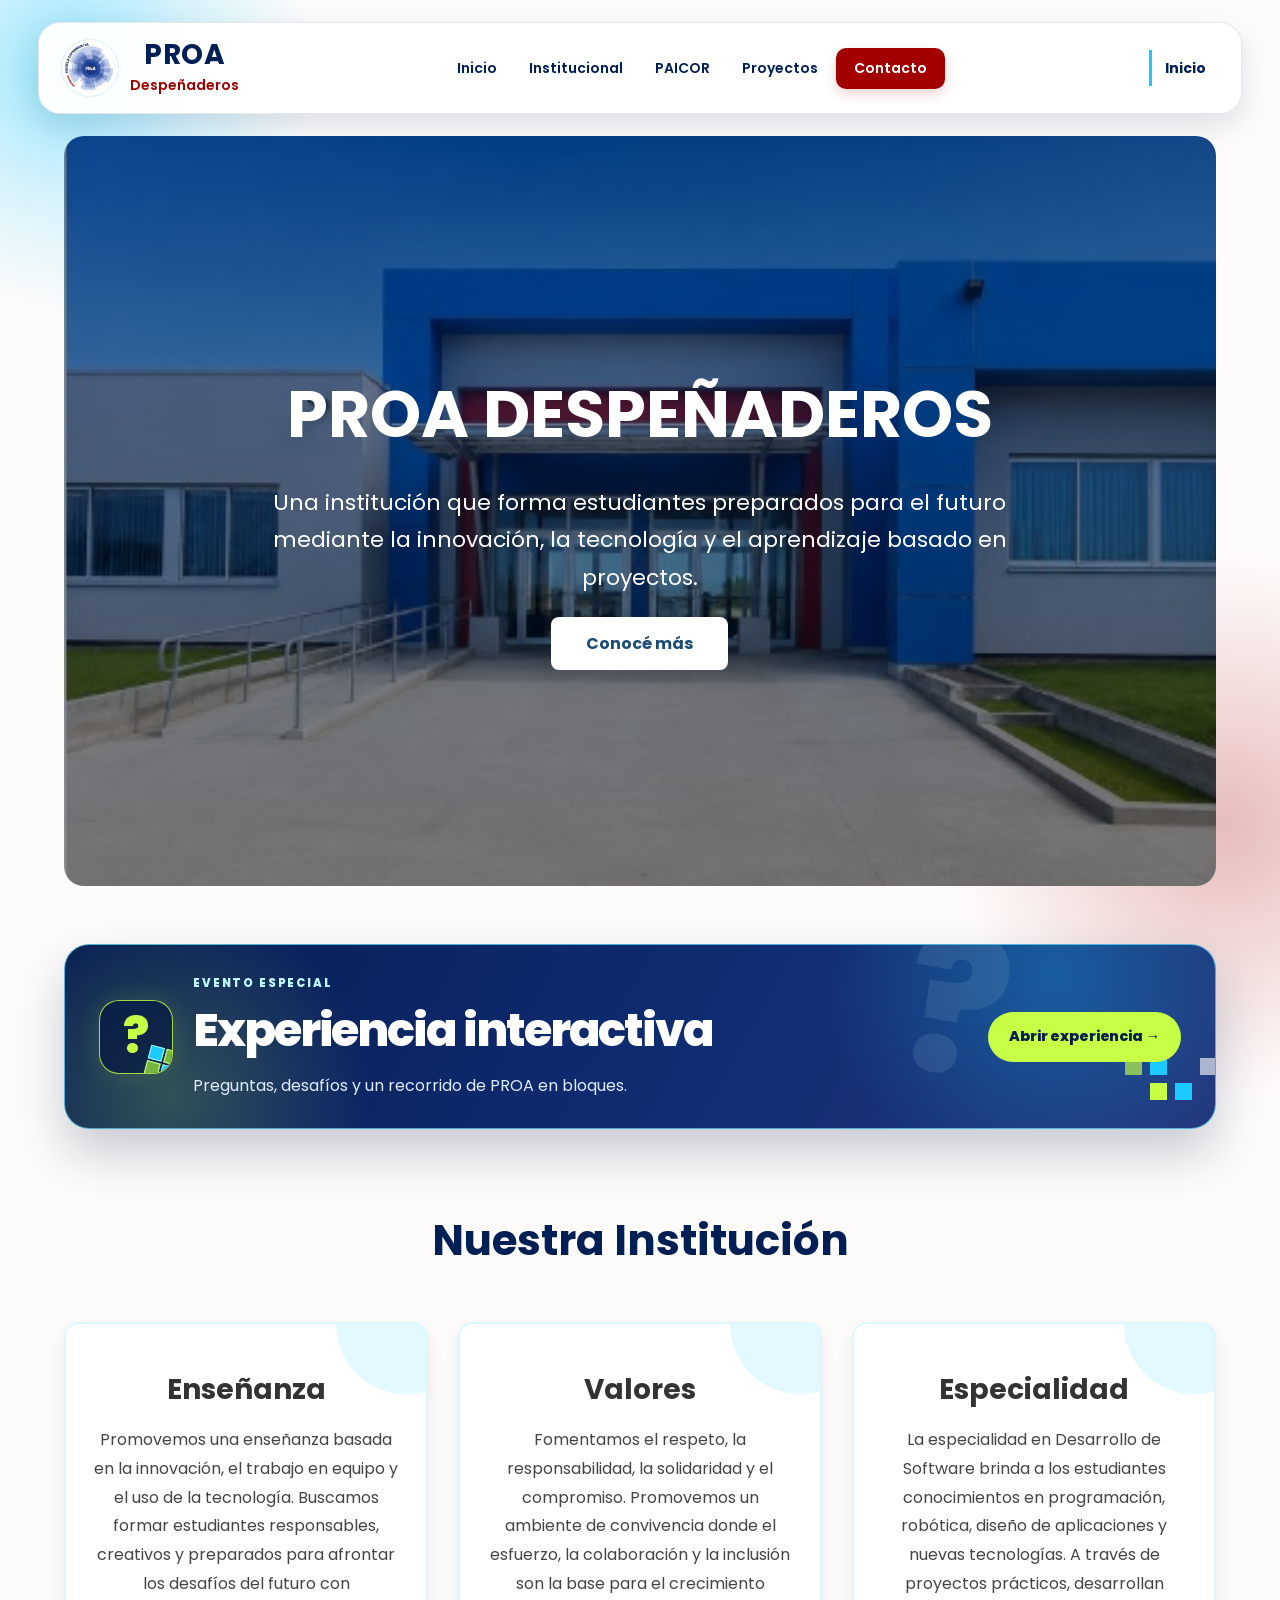
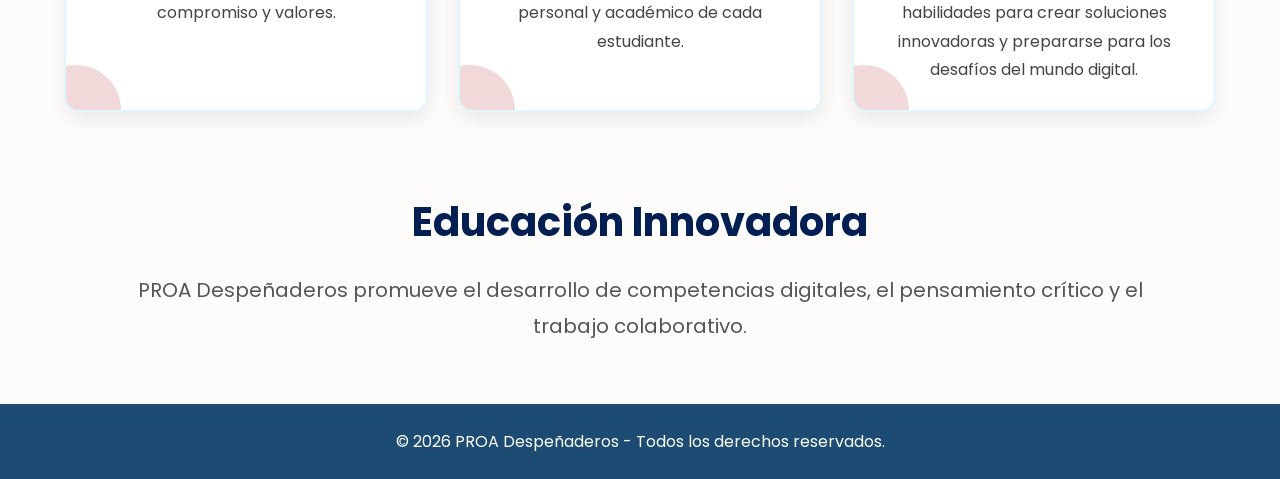
<file: index.html>
<!DOCTYPE html>
<html lang="es">

<head>

    <meta charset="UTF-8">
    <meta name="viewport" content="width=device-width, initial-scale=1.0">

    <title>Proa Web</title>

    <link rel="stylesheet" href="static/style.css">

    <link href="https://fonts.googleapis.com/css2?family=Poppins:wght@300;400;500;600;700&display=swap"
        rel="stylesheet">

</head>


<body>


<header>

    <div class="logo">

        <img src="static/logop.jpg" alt="Logo PROA">


        <div class="texto-logo">

            <h2>PROA</h2>

            <span>Despeñaderos</span>

        </div>

    </div>



    <nav>

        <ul>

            <li>
                <a href="./">Inicio</a>
            </li>


            <li>
                <a href="institucional/">Institucional</a>
            </li>


            <li>
                <a href="paicor/">PAICOR</a>
            </li>


            <li>
                <a href="proyectos/">Proyectos</a>
            </li>


            <li>
                <a href="contacto/">Contacto</a>
            </li>


        </ul>

    </nav>



    <h2>Inicio</h2>


</header>





<section class="hero">


    <div class="hero-texto">


        <h1>PROA DESPEÑADEROS</h1>


        <p>

            Una institución que forma estudiantes preparados para el futuro mediante la innovación,
            la tecnología y el aprendizaje basado en proyectos.

        </p>



        <a href="institucional/" class="boton">

            Conocé más

        </a>


    </div>


</section>







<a class="experiencia-destacada" href="experiencia-interactiva/" aria-labelledby="experiencia-titulo">
    <div class="experiencia-destacada-visual" aria-hidden="true">
        <span class="mini-pregunta">?</span>
        <span class="mini-bloques"><i></i><i></i><i></i><i></i></span>
    </div>
    <div>
        <p class="experiencia-destacada-etiqueta">EVENTO ESPECIAL</p>
        <h2 id="experiencia-titulo">Experiencia interactiva</h2>
        <p>Preguntas, desafíos y un recorrido de PROA en bloques.</p>
    </div>
    <span class="experiencia-destacada-boton">Abrir experiencia <span aria-hidden="true">→</span></span>
</a>

<section class="contenedor">


<h2>Nuestra Institución</h2>



<div class="tarjetas">



<div class="card">


<h3>Enseñanza</h3>


<p>

Promovemos una enseñanza basada en la innovación, el trabajo en equipo y el uso de la tecnología.
Buscamos formar estudiantes responsables, creativos y preparados para afrontar los desafíos del futuro con compromiso y valores.

</p>


</div>





<div class="card">


<h3>Valores</h3>


<p>

Fomentamos el respeto, la responsabilidad, la solidaridad y el compromiso.
Promovemos un ambiente de convivencia donde el esfuerzo,
la colaboración y la inclusión son la base para el crecimiento personal y académico de cada estudiante.

</p>


</div>






<div class="card">


<h3>Especialidad</h3>


<p>

La especialidad en Desarrollo de Software brinda a los estudiantes conocimientos en programación,
robótica, diseño de aplicaciones y nuevas tecnologías.
A través de proyectos prácticos, desarrollan habilidades para crear soluciones innovadoras
y prepararse para los desafíos del mundo digital.

</p>


</div>



</div>


</section>







<section class="info">


<h2>Educación Innovadora</h2>


<p>

PROA Despeñaderos promueve el desarrollo de competencias digitales,
el pensamiento crítico y el trabajo colaborativo.

</p>


</section>







<footer>


<p>
© 2026 PROA Despeñaderos - Todos los derechos reservados.
</p>


</footer>

<script src="static/main.js"></script>


</body>

</html>
</file>
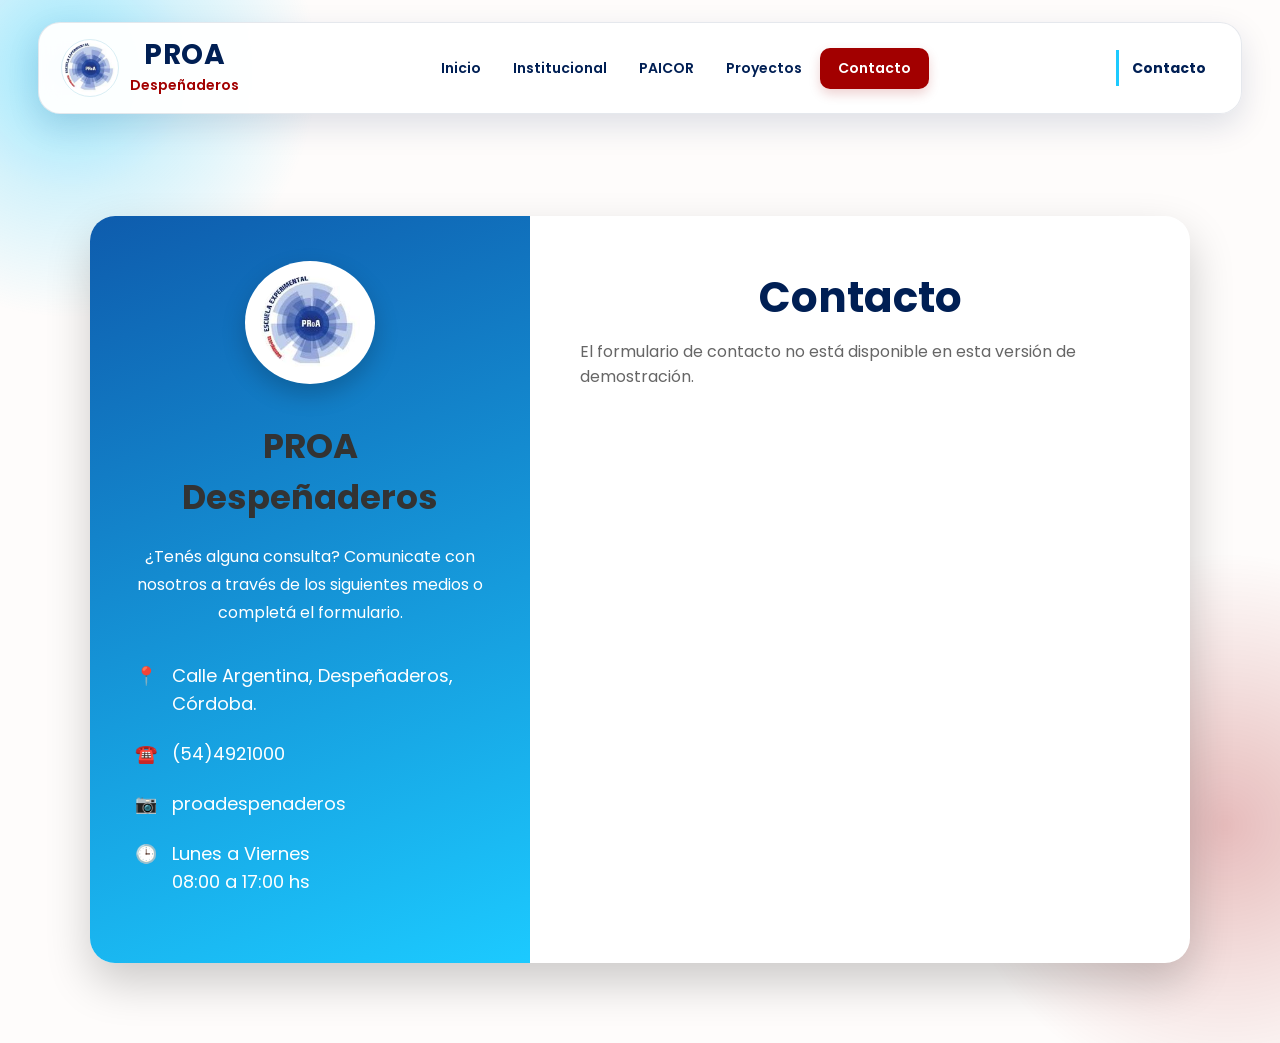
<file: contacto/index.html>
<!DOCTYPE html>
<html lang="es">

<head>

<meta charset="UTF-8">
<meta name="viewport" content="width=device-width, initial-scale=1.0">

<title>PROA Despeñaderos</title>


<link rel="stylesheet" href="../static/style.css">


<link href="https://fonts.googleapis.com/css2?family=Poppins:wght@300;400;500;600;700&display=swap"
rel="stylesheet">

</head>


<body>
<style>
.contacto{

    width:100%;
    min-height:100vh;

    display:flex;
    justify-content:center;
    align-items:center;

    padding:80px 20px;

    
}

.contenedor-contacto{

    width:1100px;
    max-width:95%;

    display:flex;

    background:white;

    border-radius:25px;

    overflow:hidden;

    box-shadow:0 20px 45px rgba(0,0,0,.20);
}

/*=============================
        LADO IZQUIERDO
=============================*/

.info-contacto{

    width:40%;

    background:linear-gradient(160deg,#0E5CAD,#1CCAFF);

    color:white;

    padding:45px;

    display:flex;

    flex-direction:column;

    justify-content:center;
}

.logo-contacto{

    text-align:center;

    margin-bottom:30px;
}

.logo-contacto img{

    width:130px;

    background:white;

    border-radius:50%;

    padding:15px;

    box-shadow:0 10px 25px rgba(0,0,0,.20);
}

.info-contacto h2{

    font-size:34px;

    text-align:center;

    margin-bottom:20px;
}

.info-contacto p{

    text-align:center;

    line-height:28px;

    margin-bottom:35px;
}

.dato{

    display:flex;

    align-items:flex-start;

    gap:15px;

    margin-bottom:22px;

    font-size:18px;
}

.dato span{

    line-height:28px;
}

/*=============================
        FORMULARIO
=============================*/

.formulario{

    width:60%;

    padding:50px;
}

.formulario h2{

    color:#001F54;

    font-size:42px;

    margin-bottom:10px;
}

.formulario p{

    color:#666;

    margin-bottom:35px;
}

.grupo{

    display:flex;

    flex-direction:column;

    margin-bottom:20px;
}

.grupo label{

    margin-bottom:8px;

    color:#001F54;

    font-weight:600;
}

.grupo input,
.grupo textarea{

    padding:15px;

    border:2px solid #ddd;

    border-radius:12px;

    font-size:16px;

    outline:none;

    transition:.3s;

    font-family:Poppins,sans-serif;
}

.grupo textarea{

    resize:none;

    height:140px;
}

.grupo input:focus,
.grupo textarea:focus{

    border-color:#1CCAFF;

    box-shadow:0 0 12px rgba(28,202,255,.20);
}

/*=============================
        BOTÓN
=============================*/

button{

    width:100%;

    padding:16px;

    border:none;

    border-radius:12px;

    background:linear-gradient(135deg,#1CCAFF,#0E5CAD);

    color:white;

    font-size:18px;

    font-weight:bold;

    cursor:pointer;

    transition:.3s;
}

button:hover{

    transform:translateY(-3px);

    box-shadow:0 12px 25px rgba(0,0,0,.18);
}

/*=============================
        RESPONSIVE
=============================*/

@media(max-width:900px){

.contenedor-contacto{

flex-direction:column;

}

.info-contacto,
.formulario{

width:100%;

}

.info-contacto{

padding:35px;

}

.formulario{

padding:35px;

}

}

.mensaje{
    margin-top:15px;
    text-align:center;
    color:#198754;
    font-weight:600;
    opacity:0;
    transition:0.3s;
}

.mensaje.mostrar{
    opacity:1;
}
</style>

<header>


<div class="logo">


<img src="../static/logop.jpg" alt="Logo PROA">


<div class="texto-logo">

<h2>PROA</h2>

<span>Despeñaderos</span>

</div>


</div>




<nav>

<ul>

<li>
<a href="../">Inicio</a>
</li>


<li>
<a href="../institucional/">Institucional</a>
</li>


<li>
<a href="../paicor/">PAICOR</a>
</li>


<li>
<a href="../proyectos/">Proyectos</a>
</li>


<li>
<a href="./">Contacto</a>
</li>


</ul>


</nav>


<h2>Contacto</h2>


</header>





<section class="contacto">


<div class="contenedor-contacto">



<div class="info-contacto">


<div class="logo-contacto">

<img src="../static/logop.jpg" alt="Logo PROA">

</div>



<h2>PROA Despeñaderos</h2>



<p>
¿Tenés alguna consulta? Comunicate con nosotros a través de los siguientes medios o completá el formulario.
</p>




<div class="dato">
📍 <span>Calle Argentina, Despeñaderos, Córdoba.</span>
</div>



<div class="dato">
☎️ <span>(54)4921000</span>
</div>



<div class="dato">
📷 <span>proadespenaderos</span>
</div>



<div class="dato">
🕒 <span>Lunes a Viernes<br>08:00 a 17:00 hs</span>
</div>



</div>





<div class="formulario">


<h2>Contacto</h2>


<p>
El formulario de contacto no está disponible en esta versión de demostración.
</p>







</div>




</div>


</section>





<script src="../static/main.js"></script>


</body>

</html>
</file>
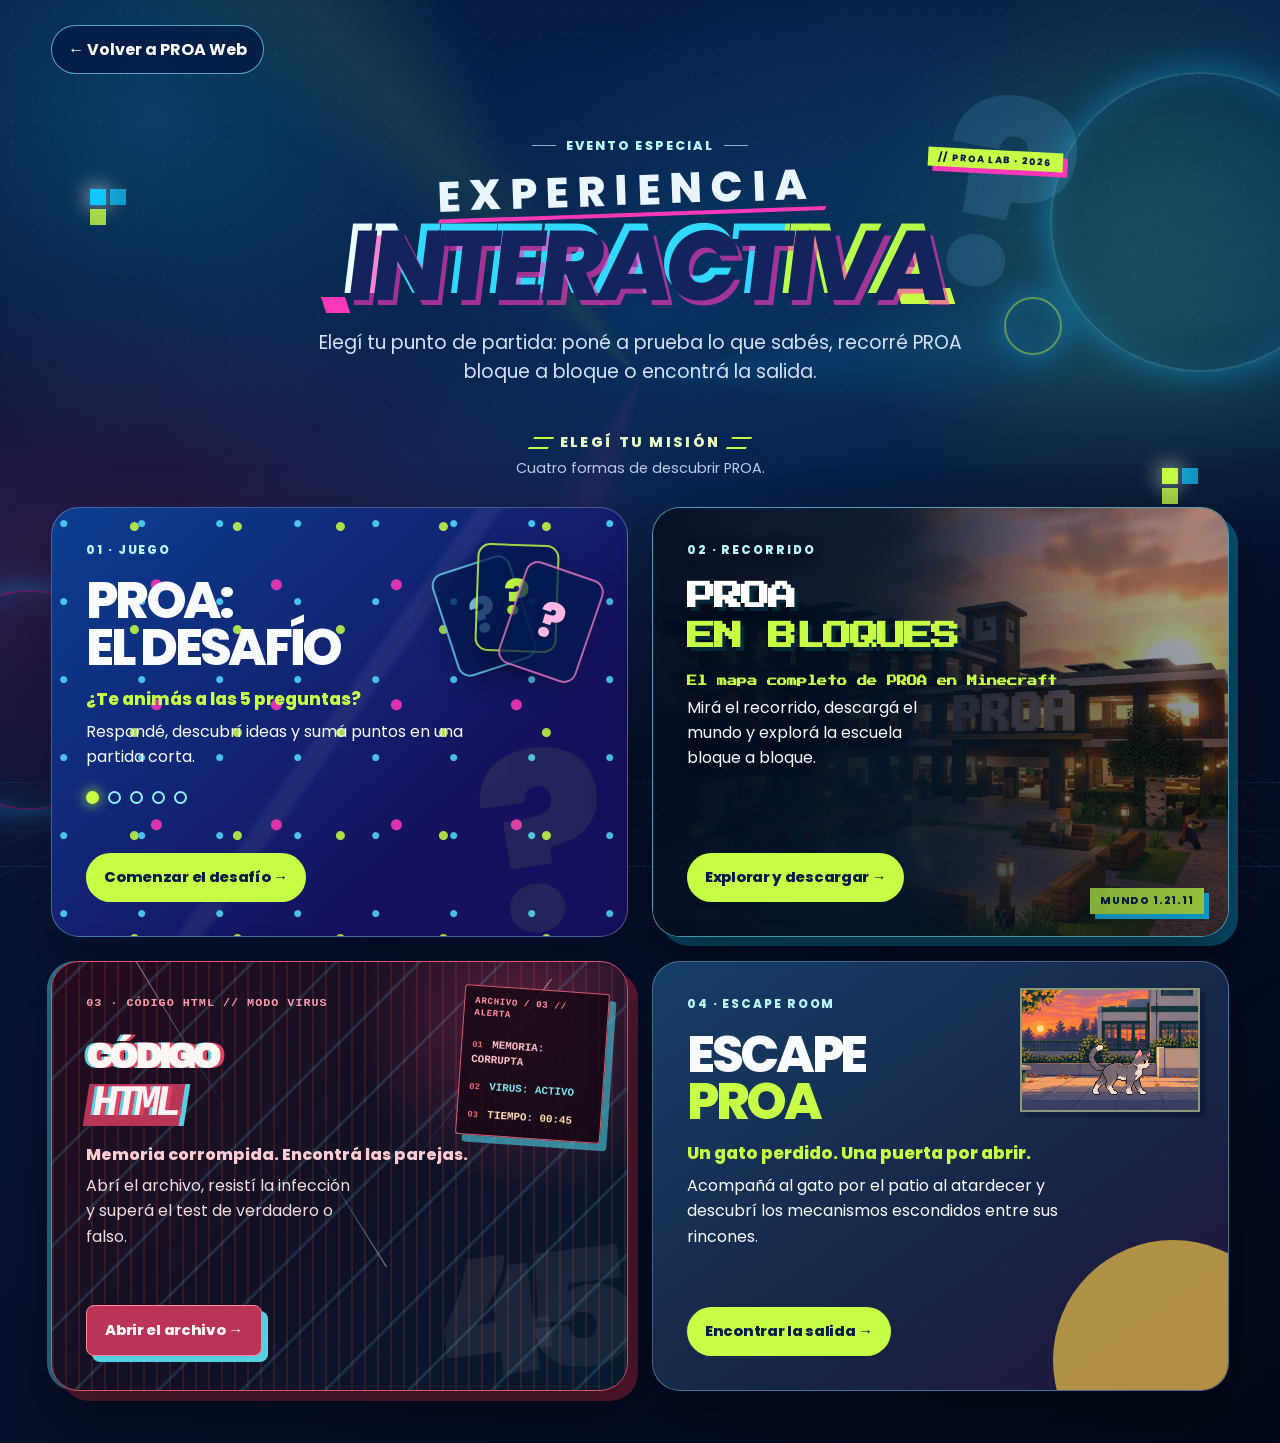
<file: experiencia-interactiva/index.html>
<!DOCTYPE html>
<html lang="es">
<head>
    <meta charset="UTF-8">
    <meta name="viewport" content="width=device-width, initial-scale=1.0">
    <title>Experiencia interactiva | PROA</title>
    <link rel="preconnect" href="https://fonts.googleapis.com">
    <link rel="preconnect" href="https://fonts.gstatic.com" crossorigin>
    <link href="https://fonts.googleapis.com/css2?family=Archivo+Black&family=Poppins:wght@400;500;600;700;800&display=swap" rel="stylesheet">
    <link rel="stylesheet" href="../static/experiencia.css">
</head>
<body class="experiencia-page">
    <main class="experiencia-hub">
        <div class="hub-ambiente" aria-hidden="true">
            <i class="orbita orbita--uno"></i><i class="orbita orbita--dos"></i><i class="orbita orbita--tres"></i>
            <i class="pixel pixel--uno"></i><i class="pixel pixel--dos"></i><i class="pixel pixel--tres"></i><i class="pixel pixel--cuatro"></i>
            <b class="pregunta-fondo pregunta-fondo--uno">?</b><b class="pregunta-fondo pregunta-fondo--dos">?</b>
        </div>
        <a class="volver-proa" href="../" aria-label="Volver a la página principal de PROA">← Volver a PROA Web</a>
        <section class="hub-presentacion">
            <p class="eyebrow">EVENTO ESPECIAL</p>
            <h1 class="titulo-impacto">
                <span class="titulo-impacto-superior">EXPERIENCIA</span>
                <span class="titulo-impacto-principal">INTERACTIVA</span>
            </h1>
            <p class="hub-bajada">Elegí tu punto de partida: poné a prueba lo que sabés, recorré PROA bloque a bloque o encontrá la salida.</p>
        </section>
        <div class="hub-mision" aria-label="Elegí una de las cuatro experiencias">
            <strong>Elegí tu misión</strong>
            <span>Cuatro formas de descubrir PROA.</span>
        </div>
        <section class="experiencias-grid experiencias-grid--tres" aria-label="Elegí una experiencia">
            <article class="experiencia-card experiencia-card--desafio">
                <div class="desafio-naipes" aria-hidden="true"><i>?</i><i>?</i><i>?</i></div>
                <p class="card-kicker">01 · JUEGO</p>
                <h2>PROA:<br>EL DESAFÍO</h2>
                <p class="card-destacado">¿Te animás a las 5 preguntas?</p>
                <p>Respondé, descubrí ideas y sumá puntos en una partida corta.</p>
                <div class="card-pasos" aria-label="Cinco preguntas"><i class="activo"></i><i></i><i></i><i></i><i></i></div>
                <a href="desafio/" class="card-action">Comenzar el desafío <span aria-hidden="true">→</span></a>
            </article>
            <article class="experiencia-card experiencia-card--bloques">
                <div class="bloques-mini-mapa" aria-hidden="true">
                    <i class="nube nube--uno"></i><i class="nube nube--dos"></i>
                    <i class="edificio edificio--uno"></i><i class="edificio edificio--dos"></i><i class="arbol arbol--uno"></i><i class="arbol arbol--dos"></i>
                </div>
                <p class="card-kicker">02 · RECORRIDO</p>
                <h2>PROA<br><span>EN BLOQUES</span></h2>
                <p class="card-destacado">El mapa completo de PROA en Minecraft</p>
                <p>Mirá el recorrido, descargá el mundo y explorá la escuela bloque a bloque.</p>
                <a href="recorrido-en-bloques/" class="card-action">Explorar y descargar <span aria-hidden="true">→</span></a>
            </article>
            <article class="experiencia-card experiencia-card--html">
                <div class="html-mini-codigo virus-mini-consola" aria-hidden="true"><b>ARCHIVO / 03 // ALERTA</b><i><small>01</small>MEMORIA: CORRUPTA</i><i><small>02</small>VIRUS: ACTIVO</i><i><small>03</small>TIEMPO: 00:45</i></div>
                <div class="virus-mini-fractura" aria-hidden="true"><i></i><i></i><i></i></div>
                <p class="card-kicker">03 · CÓDIGO HTML // MODO VIRUS</p>
                <h2><span class="html-titulo-codigo">CÓDIGO</span><br><span class="html-titulo-html">HTML</span></h2>
                <p class="card-destacado">Memoria corrompida. Encontrá las parejas.</p>
                <p>Abrí el archivo, resistí la infección y superá el test de verdadero o falso.</p>
                <a href="desafio-html/" class="card-action">Abrir el archivo <span aria-hidden="true">→</span></a>
            </article>
            <article class="experiencia-card experiencia-card--escape">
                <div class="escape-mini-escena" aria-hidden="true"><i class="escape-mini-gato"></i></div>
                <p class="card-kicker">04 · ESCAPE ROOM</p>
                <h2>ESCAPE<br><span>PROA</span></h2>
                <p class="card-destacado">Un gato perdido. Una puerta por abrir.</p>
                <p>Acompañá al gato por el patio al atardecer y descubrí los mecanismos escondidos entre sus rincones.</p>
                <a href="escape-proa/" class="card-action">Encontrar la salida <span aria-hidden="true">→</span></a>
            </article>
        </section>
    </main>
</body>
</html>
</file>
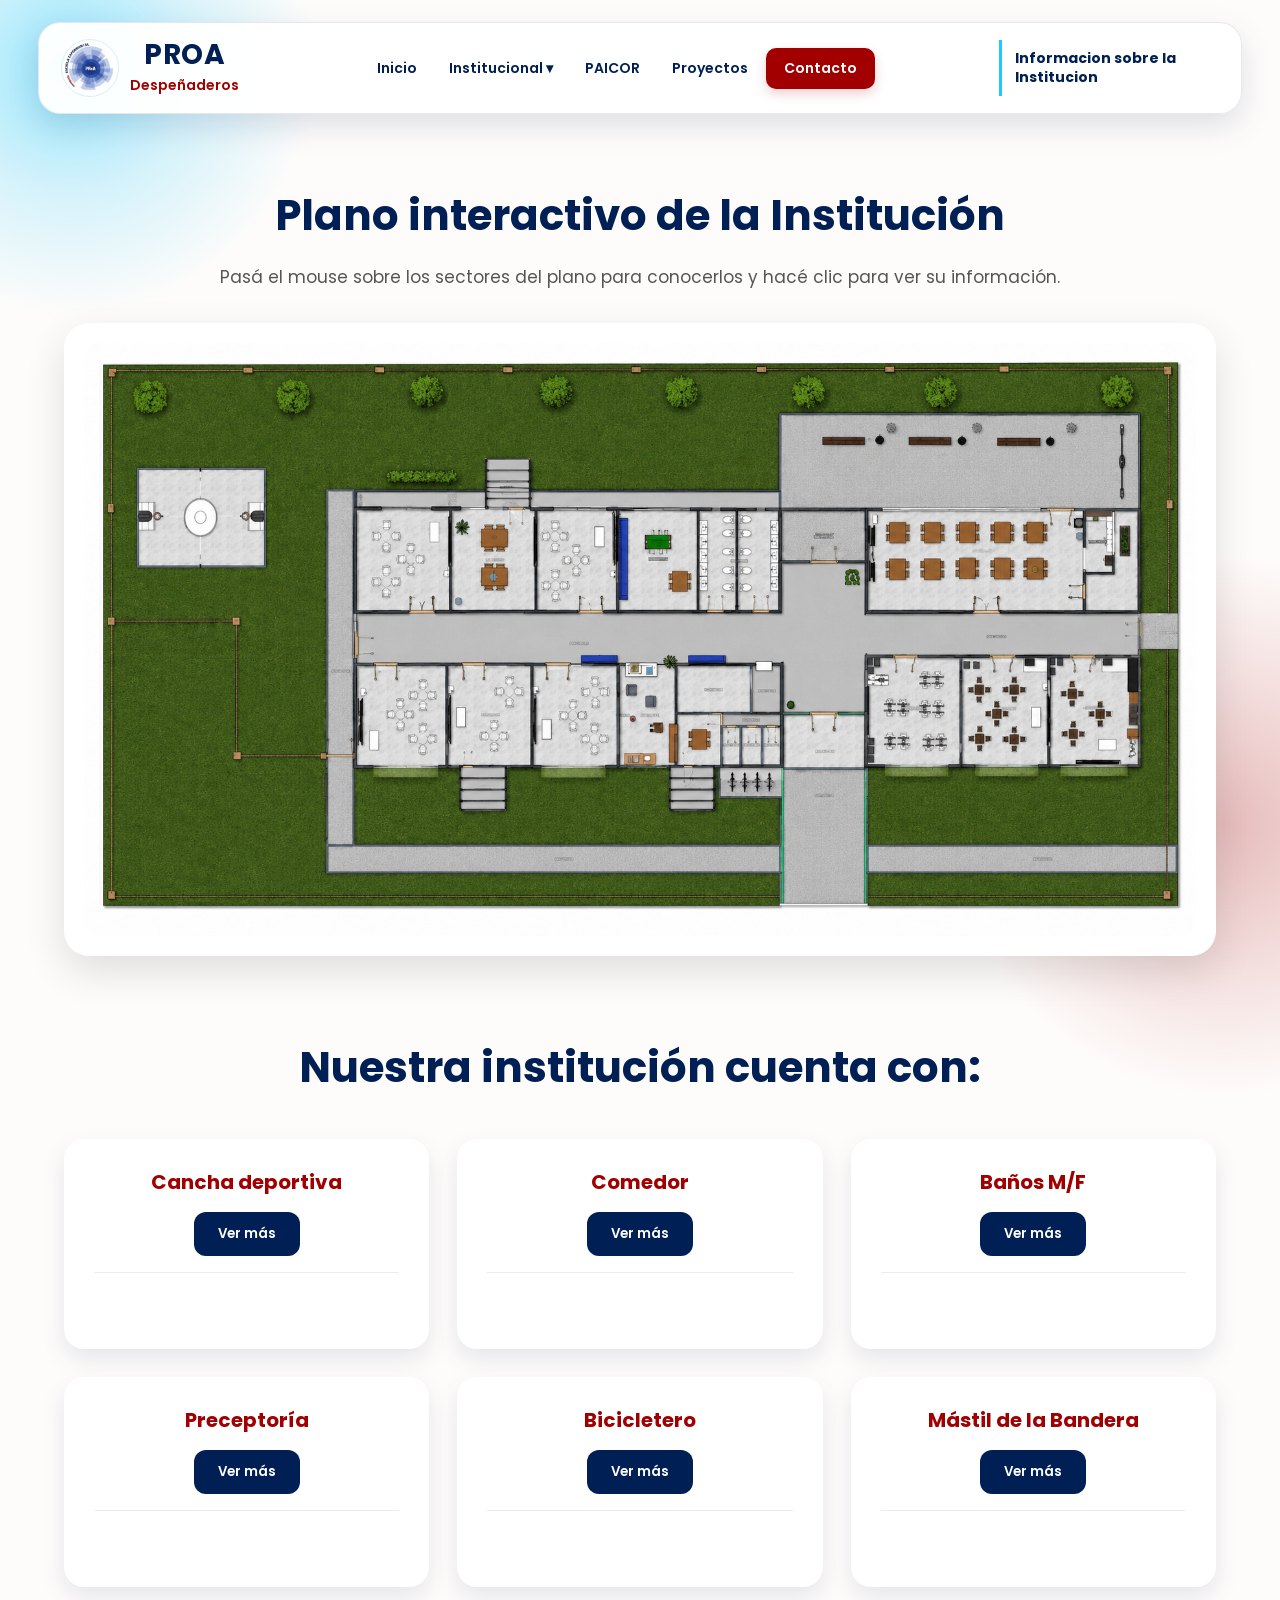
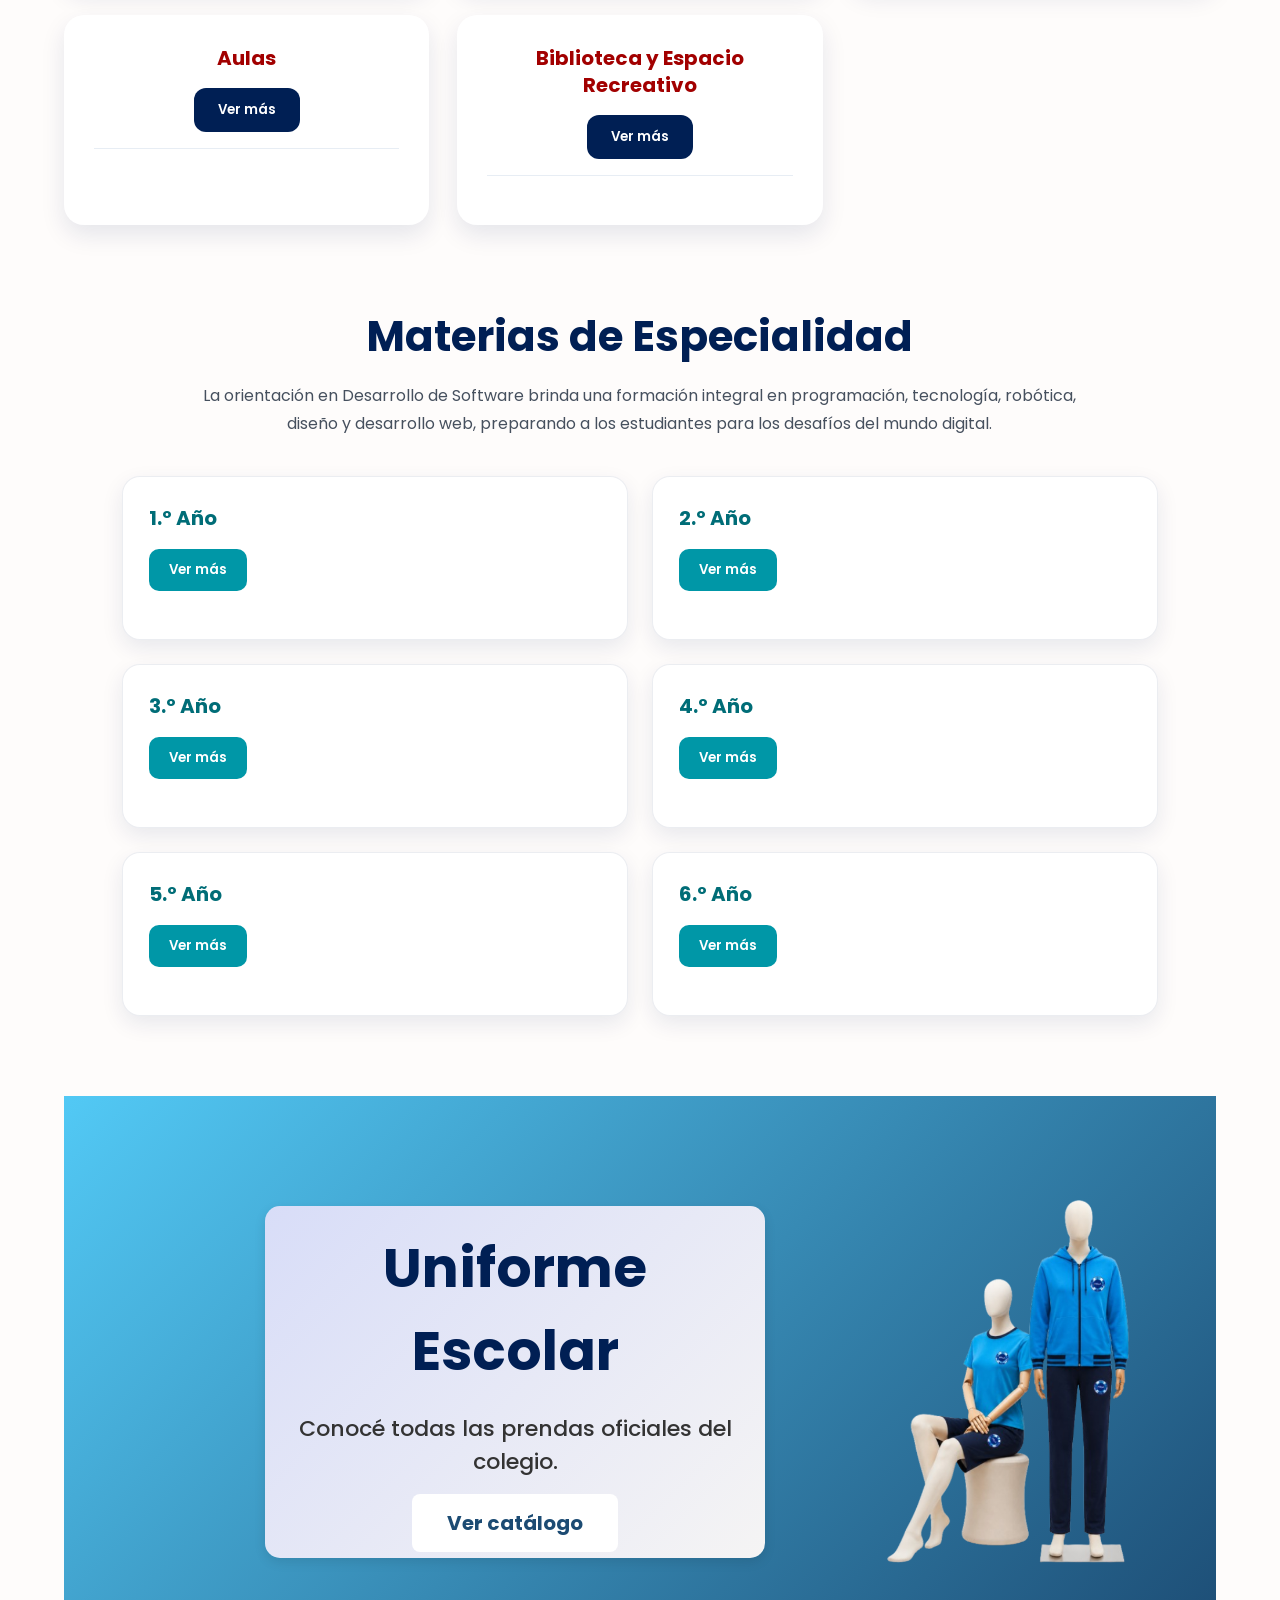
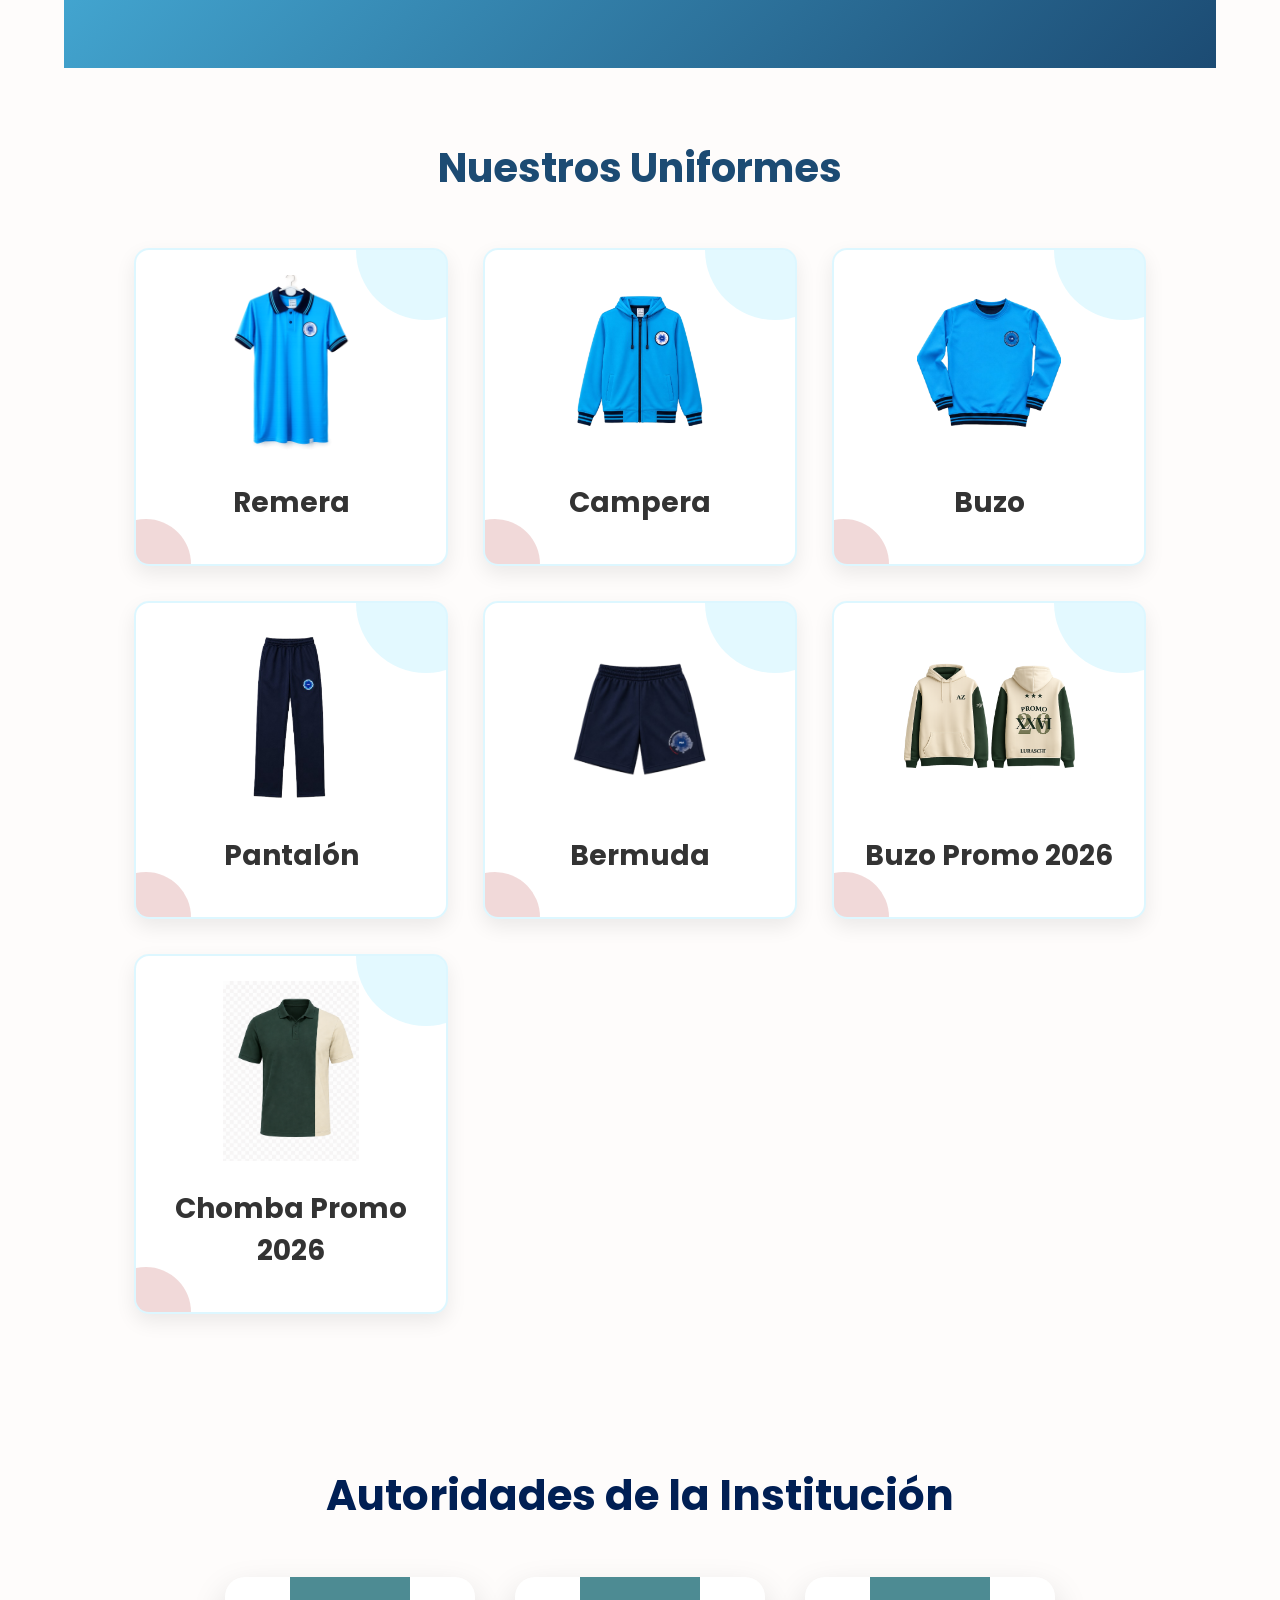
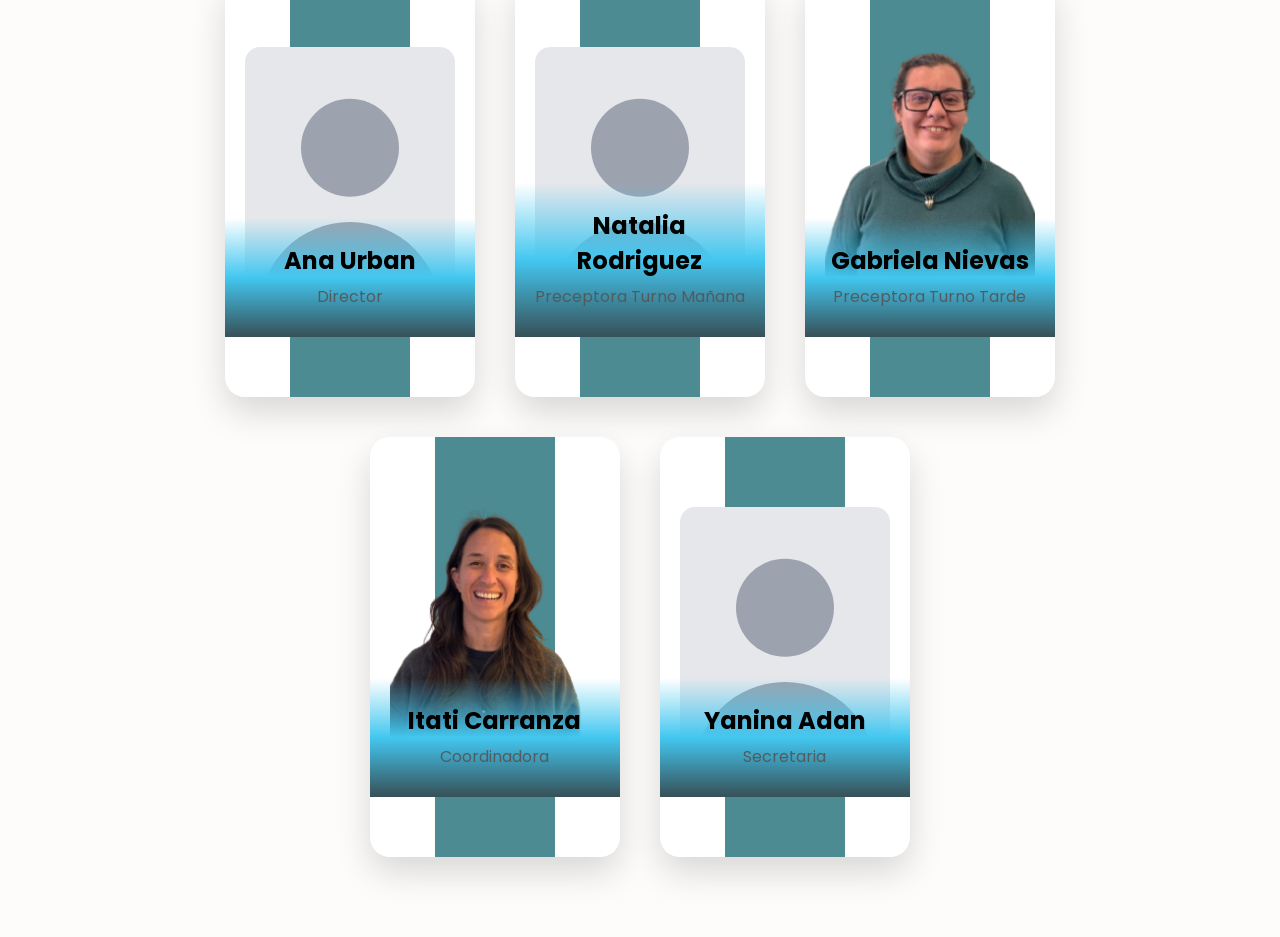
<file: institucional/index.html>
<!DOCTYPE html>
<html lang="es">

<head>
    <meta charset="UTF-8">
    <meta name="viewport" content="width=device-width, initial-scale=1.0">

    <title>Proa Web</title>

    <link rel="stylesheet" href="../static/style.css">

    <link href="https://fonts.googleapis.com/css2?family=Poppins:wght@300;400;500;600;700&display=swap"
        rel="stylesheet">

</head>

<body>
<style>

/* =====================================================
   PLANO INTERACTIVO
===================================================== */

.plano {
    width: 90%;
    margin: 70px auto;
    text-align: center;
}

.plano h2 {
    color: #001F54;
    font-size: 42px;
    margin-bottom: 15px;
}

.plano p {
    color: #555;
    font-size: 17px;
    margin-bottom: 30px;
}


/* CONTENEDOR DEL PLANO */

.plano-contenedor {
    position: relative;
    width: 100%;
    max-width: 1250px;
    margin: auto;
    border-radius: 25px;
    overflow: hidden;
    background: white;
    padding: 20px;
    box-shadow: 0 15px 40px rgba(0,0,0,.12);
}

.plano-contenedor img {
    display: block;
    width: 100%;
    height: auto;
    border-radius: 15px;
}


/* =====================================================
   ZONAS CLICKEABLES
===================================================== */

.zona-plano {
    position: absolute;
    display: block;

    border: 2px solid transparent;
    background: rgba(28, 202, 255, 0);
    border-radius: 10px;

    cursor: pointer;

    transition:
        background .25s ease,
        border .25s ease,
        box-shadow .25s ease;

    z-index: 5;
}


/* EFECTO AL PASAR EL MOUSE */

.zona-plano:hover {
    background: rgba(28, 202, 255, .28);
    border: 2px solid #1CCAFF;
    box-shadow: 0 0 20px rgba(28, 202, 255, .35);
}


/* =====================================================
   NOMBRE QUE APARECE AL PASAR EL MOUSE
===================================================== */

.zona-plano::after {
    content: attr(data-nombre);

    position: absolute;

    left: 50%;
    bottom: calc(100% + 10px);

    transform: translateX(-50%);

    background: #001F54;
    color: white;

    padding: 8px 14px;

    border-radius: 8px;

    font-size: 14px;
    font-weight: 600;

    white-space: nowrap;

    opacity: 0;
    visibility: hidden;

    pointer-events: none;

    transition: .2s ease;

    box-shadow: 0 5px 15px rgba(0,0,0,.25);
}


/* FLECHITA DEL CARTEL */

.zona-plano::before {
    content: "";

    position: absolute;

    left: 50%;
    bottom: calc(100% + 4px);

    transform: translateX(-50%);

    border-left: 6px solid transparent;
    border-right: 6px solid transparent;
    border-top: 7px solid #001F54;

    opacity: 0;
    visibility: hidden;

    transition: .2s ease;
}


/* MOSTRAR NOMBRE */

.zona-plano:hover::after,
.zona-plano:hover::before {
    opacity: 1;
    visibility: visible;
}


/* =====================================================
   POSICIONES DE LAS ZONAS
===================================================== */

/*
    Estas posiciones están hechas según el plano
    de la imagen que me pasaste.
    Si alguna zona queda corrida, solo modificamos
    top / left / width / height.
*/


/* CANCHA - sector superior izquierdo */

.zona-cancha {
    left: 6.5%;
    top: 23%;
    width: 11%;
    height: 16%;
}


/* COMEDOR - sector superior derecho */

.zona-comedor {
    left: 70%;
    top: 30%;
    width: 23.5%;
    height: 16%;
}


/* BAÑOS - sector central */

.zona-baños {
    left: 55%;
    top: 29%;
    width: 7%;
    height: 17%;
}


/* PRECEPTORÍA - sector central */

.zona-preceptoria {
    left: 53%;
    top: 54.5%;
    width: 9.5%;
    height: 16%;
}


/* BICICLETERO - sector inferior central */

.zona-bici {
    left: 56.5%;
    top: 70%;
    width: 6%;
    height: 6%;
}


/* MÁSTIL - espacio exterior izquierdo */

.zona-mastil {
    left: 62%;
    top: 15%;
    width: 31.5%;
    height: 15%;
}



/* AULAS - sectores con aulas arriba*/

.zona-aulas1 {
    left: 41%;
    top: 30%;
    width: 7%;
    height: 16%;
}

.zona-aulas3 {
    left: 25%;
    top: 30%;
    width: 8.5%;
    height: 16%;
}
/* AULAS - sectores con aulas */

.zona-aulas2 {
    left: 25%;
    top: 54%;
    width: 23%;
    height: 17%;
}


/* AULAS - sectores con aulas laboratorios */

.zona-aulas-laboratorios {
    left: 70%;
    top: 53%;
    width: 23.5%;
    height: 17%;
}



/* BIBLIOTECA / ESPACIO RECREATIVO */

.zona-biblioteca {
    left: 48%;
    top: 54%;
    width: 5%;
    height: 17%;
}

/* Espacio recreativo */
.zona-biblioteca-recreativo {
    left: 33.5%;
    top: 29.5%;
    width: 7.5%;
    height: 17%;
}
/* Espacio de juegos */
.zona-biblioteca-juegos {
    left: 48%;
    top: 30%;
    width: 7.5%;
    height: 16%;
}


/* =====================================================
   RESPONSIVE
===================================================== */

@media (max-width: 700px) {

    .plano {
        width: 95%;
    }

    .plano h2 {
        font-size: 30px;
    }

    .plano p {
        font-size: 14px;
    }

    .plano-contenedor {
        padding: 8px;
    }

    .zona-plano::after {
        font-size: 10px;
        padding: 5px 8px;
    }
}

/* =====================================================
   TARJETA SELECCIONADA DESDE EL PLANO
===================================================== */

.espacio {
    transition: 
        transform .3s ease,
        box-shadow .3s ease,
        border .3s ease,
        background .3s ease;
    
    border: 2px solid transparent;
}


/* TARJETA QUE SE SELECCIONÓ DESDE EL PLANO */

.espacio.tarjeta-activa {
    border: 2px solid #1CCAFF;

    background: linear-gradient(
        135deg,
        #ffffff 0%,
        #f0fbff 100%
    );

    box-shadow:
        0 15px 35px rgba(28, 202, 255, .30);

    transform: translateY(-8px);
}


/* TÍTULO DE LA TARJETA ACTIVA */

.espacio.tarjeta-activa h3 {
    color: #001F54;
}


/* BOTÓN DE LA TARJETA ACTIVA */

.espacio.tarjeta-activa button {
    background: #1CCAFF;
    color: #001F54;
}

/*========================== AUTORIDADES ==========================*/
 .autoridades{ 
    width:90%;
     margin:80px auto; 
     text-align:center; 
    } 
 .autoridades h2{ 
    font-size:42px; 
    color:#001F54; 
    margin-bottom:50px; 
} 
 .contenedor-autoridades{ 
    display:flex; 
    justify-content:center;
     flex-wrap:wrap; gap:40px;
     }
  .card-autoridad{ 
    position:relative; 
    width:250px;
    height:420px;
     background:white; 
     border-radius:20px; 
     overflow:hidden; 
     box-shadow:0 15px 35px rgba(0,0,0,.15); transition:.4s; } 

    .card-autoridad:hover{ transform:translateY(-10px); } 

    .fondo-rojo{ position:absolute; width:120px; height:100%; background:#3a7f88; left:50%; transform:translateX(-50%); opacity:.9; }

    .fondo-rojo::after{  position:absolute; top:30px; left:50%; transform:translateX(-50%) rotate(90deg); color:rgba(255,255,255,.18); font-size:45px; font-weight:700; letter-spacing:3px; } 

    .card-autoridad img{ position:absolute; bottom:70px; left:50%; transform:translateX(-50%); width:210px; height:280px; object-fit:cover; border-radius:15px; }

    .info{ position:absolute; bottom:0; width:100%; background:linear-gradient(to top,#375057,#43c7f0,transparent); color:rgb(0, 0, 0); padding:25px 15px; } 

    .info h3{ font-size:24px; margin-bottom:5px; } 

    .info p{ font-size:16px; opacity:.9; }

     /* Responsive */
      
    @media(max-width:900px){ .contenedor-autoridades{ gap:30px; } .card-autoridad{ width:220px; height:390px; } .card-autoridad img{ width:185px; height:250px; } } @media(max-width:600px){ .card-autoridad{ width:90%; max-width:300px; } }
    </style>
<header>

    <div class="logo">

        <img src="../static/logop.jpg">

        <div class="texto-logo">
            <h2>PROA</h2>
            <span>Despeñaderos</span>
        </div>

    </div>


    <nav>

        <ul>

            

           

            <li>
                <a href="../">Inicio</a>
            </li>


          

    <li class="dropdown">

                <a href="#planos">Institucional ▾</a>

                <ul class="submenu">

                    <li><a href="#planos">Planos</a></li>
                    <li><a href="#instalaciones">Instalaciones</a></li>
                    <li><a href="#materias">Materias</a></li>
                    <li><a href="#uniforme">Uniforme</a></li>
                    <li><a href="#autoridades">Autoridades</a></li>

                </ul>

            </li>

            <li>
                <a href="../paicor/">PAICOR</a>
            </li>


            <li>
                <a href="../proyectos/">Proyectos</a>
            </li>


            <li>
                <a href="../contacto/">Contacto</a>
            </li>


        </ul>

    </nav>



    <h2>Informacion sobre la Institucion</h2>


</header>

     


<section class="plano" id="planos">

    <h2>Plano interactivo de la Institución</h2>

    <p>
        Pasá el mouse sobre los sectores del plano para conocerlos y hacé clic para ver su información.
    </p>

    <div class="plano-contenedor">

        <img src="../static/PLANOS.JPG"
             alt="Plano de PROA Despeñaderos">

        <!-- CANCHA -->
        <button class="zona-plano zona-cancha"
                data-sector="cancha"
                data-nombre="Cancha deportiva"
                aria-label="Cancha deportiva">
        </button>

        <!-- COMEDOR -->
        <button class="zona-plano zona-comedor"
                data-sector="comedor"
                data-nombre="Comedor"
                aria-label="Comedor">
        </button>

        <!-- BAÑOS -->
        <button class="zona-plano zona-baños"
                data-sector="baños"
                data-nombre="Baños M/F"
                aria-label="Baños M/F">
        </button>

        <!-- PRECEPTORÍA -->
        <button class="zona-plano zona-preceptoria"
                data-sector="preceptoria"
                data-nombre="Preceptoría"
                aria-label="Preceptoría">
        </button>

        <!-- BICICLETERO -->
        <button class="zona-plano zona-bici"
                data-sector="bici"
                data-nombre="Bicicletero"
                aria-label="Bicicletero">
        </button>

        <!-- MÁSTIL -->
        <button class="zona-plano zona-mastil"
                data-sector="mastil"
                data-nombre="Mástil de la Bandera"
                aria-label="Mástil de la Bandera">
        </button>

        <!-- AULAS -->
        <button class="zona-plano zona-aulas1"
                data-sector="aulas"
                data-nombre="Aulas"
                aria-label="Aulas">
        </button>

        <!-- AULAS -->
        <button class="zona-plano zona-aulas2"
                data-sector="aulas"
                data-nombre="Aulas"
                aria-label="Aulas">
        </button>

 <!-- AULAS -->
        <button class="zona-plano zona-aulas3"
                data-sector="aulas"
                data-nombre="Aulas"
                aria-label="Aulas">
        </button>

        <!-- AULAS -->
        <button class="zona-plano zona-aulas-laboratorios"
                data-sector="aulas"
                data-nombre="Aulas"
                aria-label="Aulas">
        </button>

        <!-- BIBLIOTECA -->
        <button class="zona-plano zona-biblioteca"
                data-sector="biblioteca"
                data-nombre="Biblioteca y Espacio Recreativo"
                aria-label="Biblioteca y Espacio Recreativo">
        </button>
        <!-- BIBLIOTECA -->
        <button class="zona-plano zona-biblioteca-recreativo"
                data-sector="biblioteca"
                data-nombre="Biblioteca y Espacio Recreativo"
                aria-label="Biblioteca y Espacio Recreativo">
        </button>
        <!-- BIBLIOTECA -->
        <button class="zona-plano zona-biblioteca-juegos"
                data-sector="biblioteca"
                data-nombre="Biblioteca y Espacio de Juegos"
                aria-label="Biblioteca y Espacio de Juegos">
        </button>

    </div>

</section>



<section class="espacios" id="instalaciones">


    <h2>Nuestra institución cuenta con:</h2>


    <div class="contenedor-espacios">


        <div class="espacio" id="card-cancha">

            <h3>Cancha deportiva</h3>

            <button id="mostrarcancha">Ver más</button>

            <p id="textocancha"></p>

        </div>



        <div class="espacio" id="card-comedor">

            <h3>Comedor</h3>

            <button id="mostrarcomedor">Ver más</button>

            <p id="textocomedor"></p>

        </div>



        <div class="espacio" id="card-baños">

            <h3>Baños M/F</h3>

            <button id="mostrarbaños">Ver más</button>

            <p id="textobaños"></p>

        </div>



        <div class="espacio" id="card-preceptoria">

            <h3>Preceptoría</h3>

            <button id="mostrarpreceptoria">Ver más</button>

            <p id="textopreceptoria"></p>

        </div>



        <div class="espacio" id="card-bici">

            <h3>Bicicletero</h3>

            <button id="mostrarbici">Ver más</button>

            <p id="textobici"></p>

        </div>



        <div class="espacio" id="card-mastil">

            <h3>Mástil de la Bandera</h3>

            <button id="mostrarmastil">Ver más</button>

            <p id="textomastil"></p>

        </div>



        <div class="espacio" id="card-aulas">

            <h3>Aulas</h3>

            <button id="mostraraula">Ver más</button>

            <p id="textoaula"></p>

        </div>



        <div class="espacio" id="card-biblioteca">

            <h3>Biblioteca y Espacio Recreativo</h3>

            <button id="mostrarbibloteca">Ver más</button>

            <p id="textobibloteca"></p>

        </div>


    </div>


<section id="materias" class="materias">

    <h2>Materias de Especialidad</h2>

    <p>
        La orientación en Desarrollo de Software brinda una formación integral en programación,
        tecnología, robótica, diseño y desarrollo web, preparando a los estudiantes para los
        desafíos del mundo digital.
    </p>


    <div class="contenedor-anios">


        <div class="anio">
            <h3>1.º Año</h3>
            <button id="mostrar1">Ver más</button>
            <div id="contenido1"></div>
        </div>


        <div class="anio">
            <h3>2.º Año</h3>
            <button id="mostrar2">Ver más</button>
            <div id="contenido2"></div>
        </div>


        <div class="anio">
            <h3>3.º Año</h3>
            <button id="mostrar3">Ver más</button>
            <div id="contenido3"></div>
        </div>


        <div class="anio">
            <h3>4.º Año</h3>
            <button id="mostrar4">Ver más</button>
            <div id="contenido4"></div>
        </div>


        <div class="anio">
            <h3>5.º Año</h3>
            <button id="mostrar5">Ver más</button>
            <div id="contenido5"></div>
        </div>


        <div class="anio">
            <h3>6.º Año</h3>
            <button id="mostrar6">Ver más</button>
            <div id="contenido6"></div>
        </div>


    </div>

</section>





<!-- UNIFORME -->

<section class="banner">


    <div class="texto">

        <h1>Uniforme Escolar</h1>

        <p>
            Conocé todas las prendas oficiales del colegio.
        </p>


        <a href="#uniforme" class="boton">
            Ver catálogo
        </a>


    </div>


    <img src="../static/maniqui.jpg">


</section>





<section class="productos" id="uniforme">


<h2>Nuestros Uniformes</h2>


<div class="grid">



<div class="card">

<img src="../static/remere.jpg">

<h3>Remera</h3>

</div>




<div class="card">

<img src="../static/campera.jpg">

<h3>Campera</h3>

</div>




<div class="card">

<img src="../static/buzo.jpg">

<h3>Buzo</h3>

</div>




<div class="card">

<img src="../static/pantalonl.jpg">

<h3>Pantalón</h3>

</div>




<div class="card">

<img src="../static/pantalonc.jpg">

<h3>Bermuda</h3>

</div>




<div class="card">

<img src="../static/buzop.jpg">

<h3>Buzo Promo 2026</h3>

</div>




<div class="card">

<img src="../static/chombap.png">

<h3>Chomba Promo 2026</h3>

</div>



</div>


</section>
<section class="autoridades" id="autoridades">

    <h2>Autoridades de la Institución</h2>


    <div class="contenedor-autoridades">


        <div class="card-autoridad">

            <div class="fondo-rojo"></div>

            <img src="../static/persona-sin-foto.svg" alt="Director">

            <div class="info">

                <h3>Ana Urban</h3>

                <p>Director</p>

            </div>

        </div>




        <div class="card-autoridad">

            <div class="fondo-rojo"></div>

            <img src="../static/persona-sin-foto.svg" alt="Preceptora">

            <div class="info">

                <h3>Natalia Rodriguez</h3>

                <p>Preceptora Turno Mañana</p>

            </div>

        </div>




        <div class="card-autoridad">

            <div class="fondo-rojo"></div>

            <img src="../static/gabi.jpg" alt="Preceptora">

            <div class="info">

                <h3>Gabriela Nievas</h3>

                <p>Preceptora Turno Tarde</p>

            </div>

        </div>




        <div class="card-autoridad">

            <div class="fondo-rojo"></div>

            <img src="../static/ita.jpg" alt="Coordinadora">

            <div class="info">

                <h3>Itati Carranza</h3>

                <p>Coordinadora</p>

            </div>

        </div>




        <div class="card-autoridad">

            <div class="fondo-rojo"></div>

            <img src="../static/persona-sin-foto.svg" alt="Secretaria">

            <div class="info">

                <h3>Yanina Adan</h3>

                <p>Secretaria</p>

            </div>

        </div>



    </div>


</section>



<script src="../static/main.js"></script>
</file>
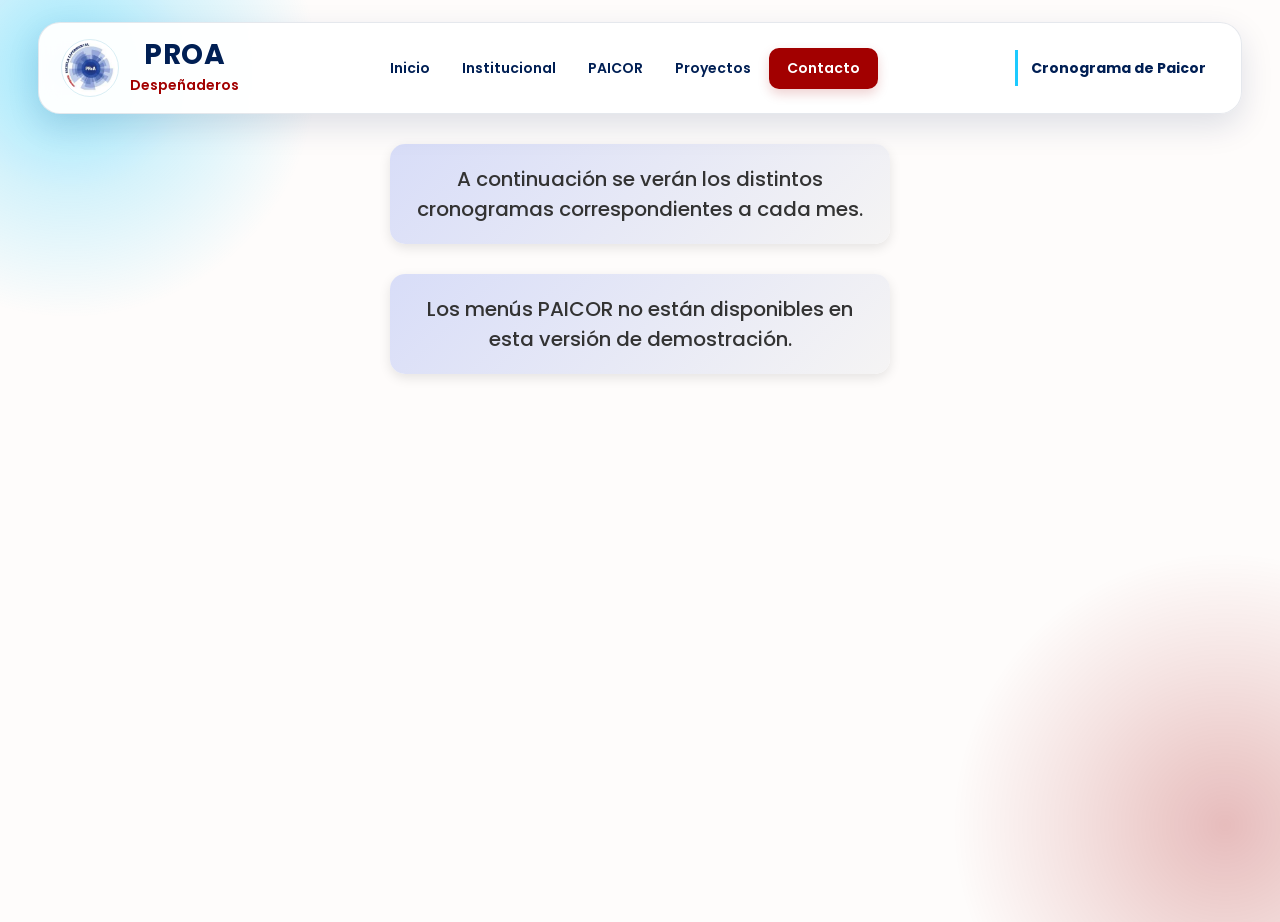
<file: paicor/index.html>
<!DOCTYPE html>
<html lang="es">

<head>

    <meta charset="UTF-8">
    <meta name="viewport" content="width=device-width, initial-scale=1.0">

    <title>Proa Web</title>

    <link rel="stylesheet" href="../static/style.css">

    <link href="https://fonts.googleapis.com/css2?family=Poppins:wght@300;400;500;600;700&display=swap"
        rel="stylesheet">

</head>


<body>


<header>

    <div class="logo">

        <img src="../static/logop.jpg" alt="Logo PROA">


        <div class="texto-logo">

            <h2>PROA</h2>

            <span>Despeñaderos</span>

        </div>

    </div>



    <nav>

        <ul>

            <li>
                <a href="../">Inicio</a>
            </li>


            <li>
                <a href="../institucional/">Institucional</a>
            </li>


            <li>
                <a href="./">PAICOR</a>
            </li>


            <li>
                <a href="../proyectos/">Proyectos</a>
            </li>


            <li>
                <a href="../contacto/">Contacto</a>
            </li>


        </ul>

    </nav>



    <h2>Cronograma de Paicor</h2>


</header>





<p class="texto">

A continuación se verán los distintos cronogramas correspondientes a cada mes.

</p>

<p class="texto">Los menús PAICOR no están disponibles en esta versión de demostración.</p>

</body>

</html>
</file>
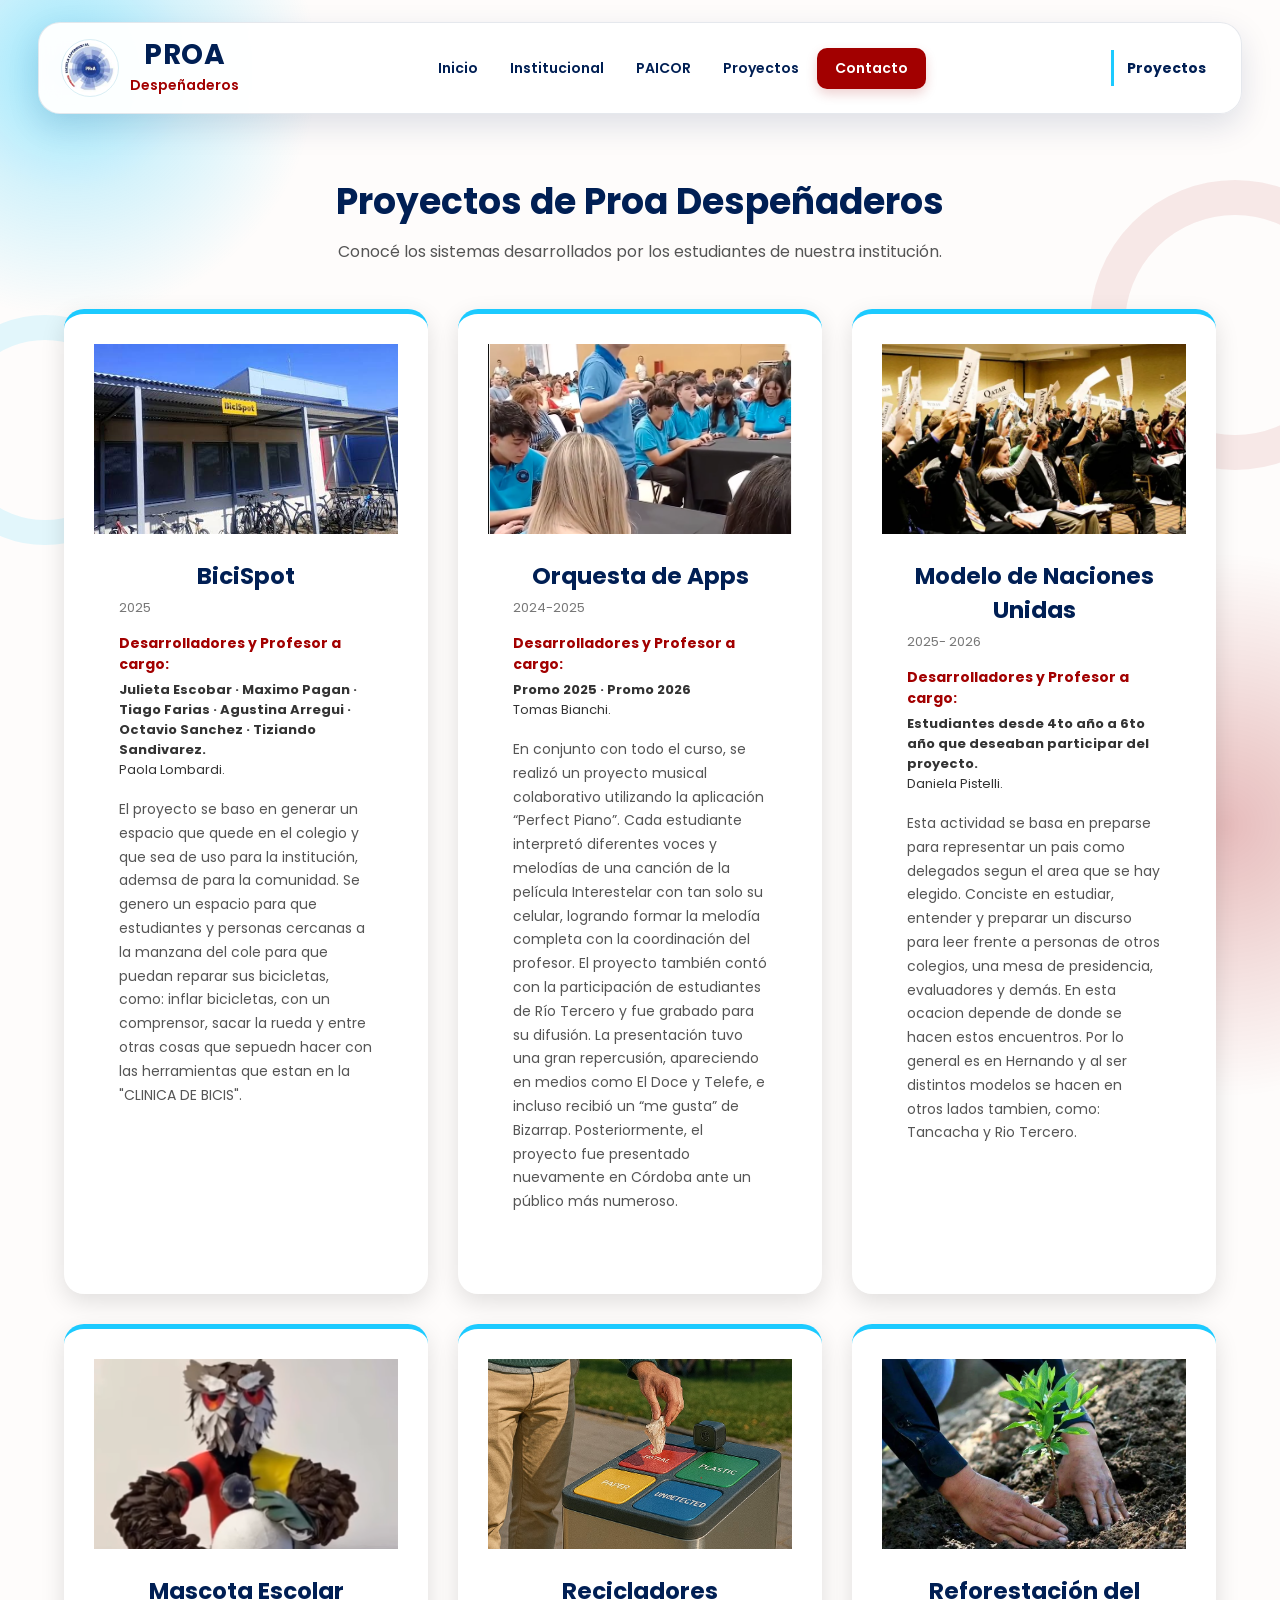
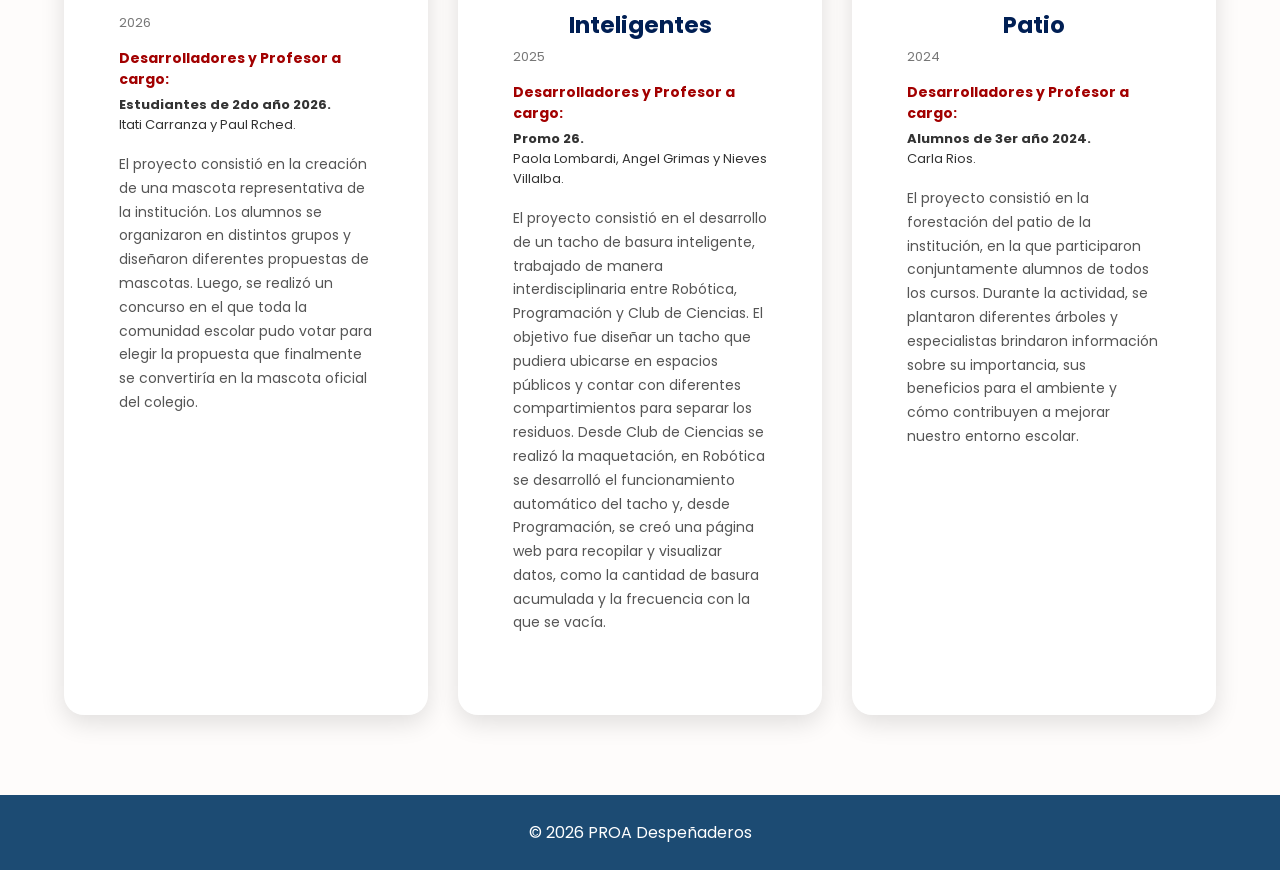
<file: proyectos/index.html>
<!DOCTYPE html>
<html lang="es">

<head>

    <meta charset="UTF-8">
    <meta name="viewport" content="width=device-width, initial-scale=1.0">

    <title>Proa Web</title>

    <link rel="stylesheet" href="../static/style.css">

    <link href="https://fonts.googleapis.com/css2?family=Poppins:wght@300;400;500;600;700&display=swap"
        rel="stylesheet">

</head>


<body>


<header>

    <div class="logo">

        <img src="../static/logop.jpg" alt="Logo PROA">


        <div class="texto-logo">

            <h2>PROA</h2>

            <span>Despeñaderos</span>

        </div>

    </div>



    <nav>

        <ul>

            <li>
                <a href="../">Inicio</a>
            </li>


            <li>
                <a href="../institucional/">Institucional</a>
            </li>


            <li>
                <a href="../paicor/">PAICOR</a>
            </li>


            <li>
                <a href="./">Proyectos</a>
            </li>


            <li>
                <a href="../contacto/">Contacto</a>
            </li>


        </ul>

    </nav>



    <h2>Proyectos</h2>


</header>



    <!-- =========================
         CONTENIDO
    ========================== -->

    <main class="proyectos">

        <div class="titulo-proyectos">

            <h1>Proyectos de Proa Despeñaderos</h1>

            <p>
                Conocé los sistemas desarrollados por los estudiantes
                de nuestra institución.
            </p>

        </div>



        <!-- =========================
             CARDS
        ========================== -->

        <section class="contenedor-cards">


            <!-- BANCO NEXT -->

            <article class="card-proyecto">

                <div class="imagen-proyecto">

                    <img src="../static/bicispot.jpg"
                         alt="Proyecto Bicispot">

                </div>


                <div class="contenido-card">

                    <h2>BiciSpot</h2>
<p class="anio-proyecto">2025</p>

                    <h3>Desarrolladores y Profesor a cargo:</h3>
                    

                    <p class="desarrolladores">
                       <b>Julieta Escobar · Maximo Pagan · Tiago Farias · Agustina Arregui · Octavio Sanchez · Tiziando Sandivarez.</b>
                       <br>
                       Paola Lombardi.
                    </p>


                    <p class="descripcion">

                        El proyecto se baso en generar un espacio que quede en el colegio y que sea de uso 
                        para la institución, ademsa de para la comunidad.
                        Se genero un espacio para que estudiantes y personas cercanas a la manzana del 
                        cole para que puedan reparar sus bicicletas, como: inflar bicicletas, con un comprensor, 
                        sacar la rueda y entre otras cosas que sepuedn hacer con las herramientas que estan en la "CLINICA DE BICIS".

                    </p>


                </div>

            </article>



            <!-- FUTURE HUB -->

            <article class="card-proyecto">

                <div class="imagen-proyecto">

                    <img src="../static/orquesta.jpg"
                         alt="Proyecto Future Hub">

                </div>


                <div class="contenido-card">

                    <h2>Orquesta de Apps</h2>
                    <p class="anio-proyecto">2024-2025</p>


                    <h3>Desarrolladores y Profesor a cargo:</h3>

                    <p class="desarrolladores">
                        <b>Promo 2025 · Promo 2026</b>
                        <br>
                        Tomas Bianchi.
                    </p>


                    <p class="descripcion">

                     En conjunto con todo el curso, se realizó un proyecto musical colaborativo utilizando la aplicación 
                     “Perfect Piano”. Cada estudiante interpretó diferentes voces y melodías de una canción de la película
                    Interestelar con tan solo su celular, logrando formar la melodía completa con la coordinación del profesor.
                    El proyecto también contó con la participación de estudiantes de Río Tercero y fue grabado para su difusión.
                     La presentación tuvo una gran repercusión, apareciendo en medios como El Doce y Telefe, e incluso recibió un 
                     “me gusta” de Bizarrap. Posteriormente, el proyecto fue presentado nuevamente en Córdoba ante un público más numeroso.

                    </p>

                </div>

            </article>



            <!-- PROYECTO COOPERATIVA -->

            <article class="card-proyecto">

                <div class="imagen-proyecto">

                    <img src="../static/ONU.jpg"
                         alt="Proyecto Cooperativa">

                </div>


                <div class="contenido-card">

                    <h2>Modelo de Naciones Unidas</h2>
  <p class="anio-proyecto">2025- 2026</p>

                    <h3>Desarrolladores y Profesor a cargo:</h3>
                  

                    <p class="desarrolladores">
                        <b>Estudiantes desde 4to año a 6to año que deseaban participar del proyecto.</b>
                        <br>
                        Daniela Pistelli.
                    </p>


                    <p class="descripcion">
                    Esta actividad se basa en preparse para representar un pais como delegados segun el area 
                    que se hay elegido. Conciste en estudiar, entender y preparar un discurso para leer frente 
                    a personas de otros colegios, una mesa de presidencia, evaluadores y demás. 
                    En esta ocacion depende de donde se hacen estos encuentros. Por lo general es en Hernando y al
                     ser distintos modelos se hacen en otros lados tambien, como: Tancacha y Rio Tercero.

                    </p>

                </div>

            </article>



            <!-- CUARTA CARD -->

            <article class="card-proyecto">

                <div class="imagen-proyecto">

                    <img src="../static/mascota.jpg"
                         alt="Proyecto">

                </div>


                <div class="contenido-card">

                    <h2>Mascota Escolar</h2>
                    <p class="anio-proyecto">2026</p>


                    <h3>Desarrolladores y Profesor a cargo:</h3>

                    <p class="desarrolladores">
                       <b>Estudiantes de 2do año 2026.</b>
                        <br>
                        Itati Carranza y Paul Rched.
                    </p>


                    <p class="descripcion">
                    El proyecto consistió en la creación de una mascota representativa de la institución. 
                    Los alumnos se organizaron en distintos grupos y diseñaron diferentes propuestas de mascotas.
                    Luego, se realizó un concurso en el que toda la comunidad escolar pudo votar para elegir la propuesta
                    que finalmente se convertiría en la mascota oficial del colegio.


                    </p>

                </div>

            </article>


 <!-- PROYECTO COOPERATIVA -->

            <article class="card-proyecto">

                <div class="imagen-proyecto">

                    <img src="../static/tacho.jpg"
                         alt="Proyecto Cooperativa">

                </div>


                <div class="contenido-card">

                    <h2>Recicladores Inteligentes</h2>
  <p class="anio-proyecto">2025</p>

                    <h3>Desarrolladores y Profesor a cargo:</h3>
                  

                    <p class="desarrolladores">
                       <b>Promo 26.</b> 
                        <br>
                        Paola Lombardi, Angel Grimas y Nieves Villalba.
                    </p>


                    <p class="descripcion">
                    El proyecto consistió en el desarrollo de un tacho de basura inteligente, trabajado de manera interdisciplinaria 
                    entre Robótica, Programación y Club de Ciencias. El objetivo fue diseñar un tacho que pudiera ubicarse en espacios
                    públicos y contar con diferentes compartimientos para separar los residuos. Desde Club de Ciencias se realizó 
                    la maquetación, en Robótica se desarrolló el funcionamiento automático del tacho y, desde Programación, se creó 
                    una página web para recopilar y visualizar datos, como la cantidad de basura acumulada y la frecuencia con
                    la que se vacía.


                    </p>

                </div>

            </article>
             <!-- PROYECTO COOPERATIVA -->

            <article class="card-proyecto">

                <div class="imagen-proyecto">

                    <img src="../static/arboles.jpg"
                         alt="Proyecto Cooperativa">

                </div>


                <div class="contenido-card">

                    <h2>Reforestación del Patio</h2>
  <p class="anio-proyecto">2024</p>

                    <h3>Desarrolladores y Profesor a cargo:</h3>
                  

                    <p class="desarrolladores">
                       <b>Alumnos de 3er año 2024.</b> 
                        <br>    
                        Carla Rios.
                    </p>


                    <p class="descripcion">
                    El proyecto consistió en la forestación del patio de la institución, en la que participaron 
                    conjuntamente alumnos de todos los cursos. Durante la actividad, se plantaron diferentes árboles 
                    y especialistas brindaron información sobre su importancia, sus beneficios para el ambiente y cómo 
                    contribuyen a mejorar nuestro entorno escolar.

                    </p>

                </div>

            </article>
        </section>

    </main>



    <!-- =========================
         FOOTER
    ========================== -->

    <footer>

        <p>
            © 2026 PROA Despeñaderos
        </p>

    </footer>


</body>

</html>
</file>
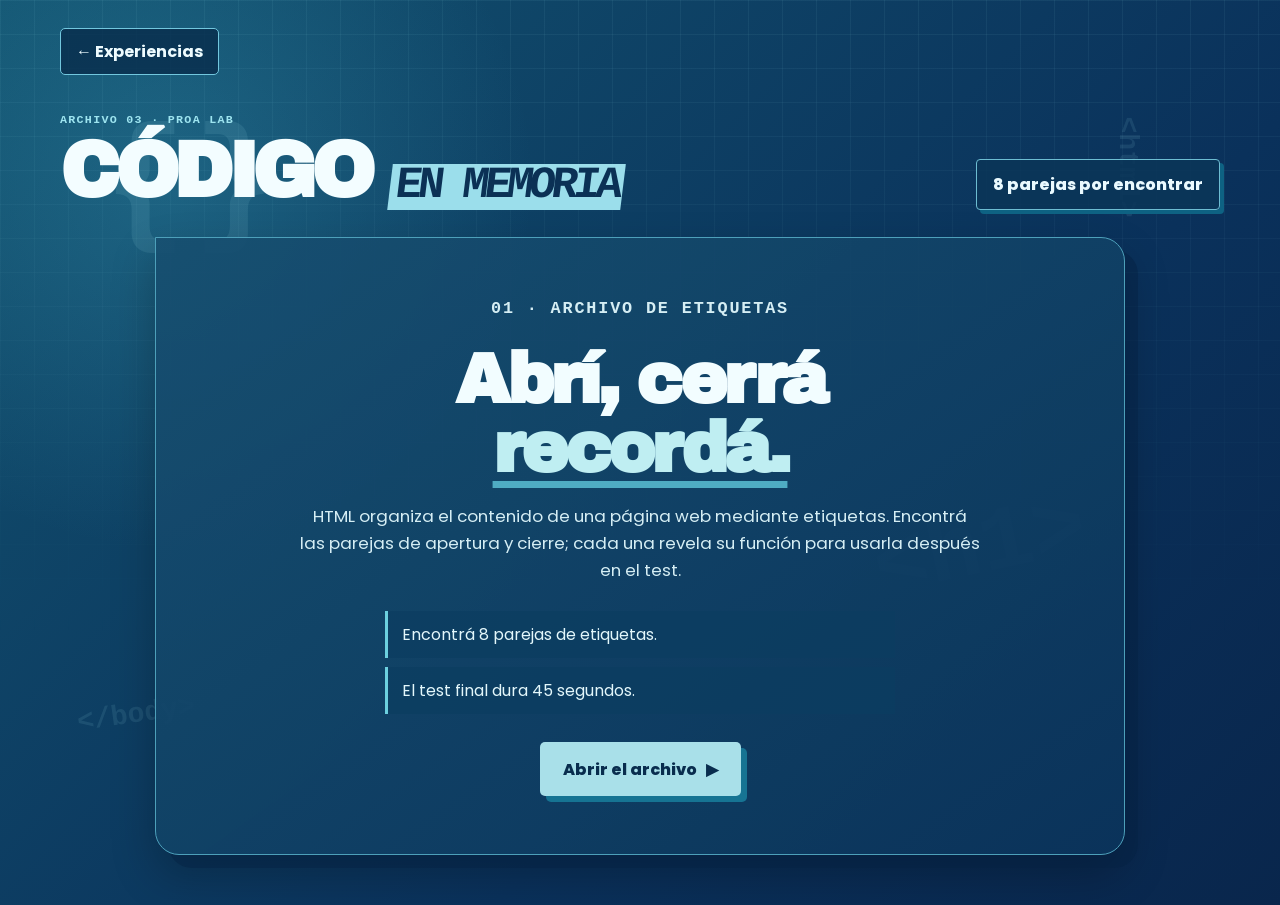
<file: experiencia-interactiva/desafio-html/index.html>
<!DOCTYPE html>
<html lang="es"><head><meta charset="UTF-8"><meta name="viewport" content="width=device-width, initial-scale=1.0"><title>Desafío HTML | PROA</title><link rel="preconnect" href="https://fonts.googleapis.com"><link rel="preconnect" href="https://fonts.gstatic.com" crossorigin><link href="https://fonts.googleapis.com/css2?family=Archivo+Black&family=Poppins:wght@400;500;600;700;800&display=swap" rel="stylesheet"><link rel="stylesheet" href="../../static/desafio-html.css"><link rel="stylesheet" href="../../static/desafio-html-ajustes.css"></head>
<body class="html-desafio-page"><div class="html-atmosfera" aria-hidden="true"><i>&lt;html&gt;</i><i>&lt;/body&gt;</i><i>&lt;h1&gt;</i><b>{ }</b></div><div class="virus-decorado" aria-hidden="true"><p class="virus-persecucion">TIEMPO RESTANTE // NO HAY SALIDA // TIEMPO RESTANTE // NO HAY SALIDA //</p><span class="virus-placa virus-placa--uno">SECTOR<br>09 // OFFLINE</span><span class="virus-placa virus-placa--dos">SISTEMA<br>FALLANDO</span><span class="virus-placa virus-placa--tres">// 0xDEAD //</span><span class="virus-escombro virus-escombro--uno">&lt;section&gt;</span><span class="virus-escombro virus-escombro--dos">ERROR_404</span><span class="virus-escombro virus-escombro--tres">&lt;/body&gt;</span><span class="virus-escombro virus-escombro--cuatro">01001110</span></div><div id="transicion-archivo" class="transicion-archivo" hidden aria-hidden="true"><div class="archivo-nucleo"><span>&lt;html&gt;</span><span>&lt;body&gt;</span><span>&lt;/&gt;</span></div></div><div id="transicion-virus" class="transicion-virus" hidden aria-hidden="true"><div class="virus-ruido"></div><p class="virus-mensaje">ARCHIVO // CORROMPIDO</p><p class="virus-mensaje virus-mensaje--dos">MODO VIRUS // ACTIVO</p><div class="virus-identidad"><p>03 // SISTEMA EN CUARENTENA</p><h2>MODO <span>VIRUS</span></h2><strong>45</strong><small>SEGUNDOS PARA SOBREVIVIR</small></div><div class="virus-cuenta"><i></i><i></i><i></i><i></i><i></i></div><span class="virus-fragmento virus-fragmento--uno"></span><span class="virus-fragmento virus-fragmento--dos"></span><span class="virus-fragmento virus-fragmento--tres"></span></div>
<div id="transicion-memoria-test" class="transicion-memoria-test" hidden aria-hidden="true"><div class="transicion-memoria-test__scan" aria-hidden="true"></div><div class="transicion-memoria-test__etiquetas" aria-hidden="true"><span>&lt;html&gt;</span><span>&lt;/body&gt;</span><span>&lt;head&gt;</span><span>&lt;h1&gt;</span><span>&lt;a&gt;</span><span>&lt;img&gt;</span></div><p class="transicion-memoria-test__estado">MEMORIA COMPLETA // 08 PARES</p><h2>TEST <span>HTML</span></h2><p class="transicion-memoria-test__subtitulo">PROTOCOLO DE VERDAD Y FALSO</p><div class="transicion-memoria-test__cortinas" aria-hidden="true"><i></i><i></i></div></div>
<main class="html-desafio-shell"><a class="html-volver" href="../">← Experiencias</a><header class="html-header"><div><p class="html-eyebrow">ARCHIVO 03 · PROA LAB</p><h1>CÓDIGO <span>EN MEMORIA</span></h1></div><div id="estado-juego" class="estado-juego" aria-live="polite">8 parejas por encontrar</div></header>
<section id="pantalla-inicio-html" class="html-pantalla" aria-labelledby="titulo-inicio-html"><p class="html-paso">01 · ARCHIVO DE ETIQUETAS</p><h2 id="titulo-inicio-html">Abrí, cerrá<br><span>recordá.</span></h2><p>HTML organiza el contenido de una página web mediante etiquetas. Encontrá las parejas de apertura y cierre; cada una revela su función para usarla después en el test.</p><ul class="html-reglas"><li>Encontrá 8 parejas de etiquetas.</li><li>El test final dura 45 segundos.</li></ul><button id="boton-iniciar-html" class="html-boton" type="button"><span class="html-boton-texto">Abrir el archivo</span><span class="html-boton-icono" aria-hidden="true">▶</span></button></section>
<div class="memoria-escena"><section id="pantalla-memoria" class="html-pantalla" hidden aria-labelledby="memoria-titulo"><div class="memoria-cabecera"><div><p class="html-paso">02 · JUEGO DE MEMORIA</p><h2 id="memoria-titulo">Encontrá las <span>parejas</span></h2></div><p id="progreso-memoria" class="contador-pares">0 / 8 pares</p></div><section class="conceptos-superior" aria-label="Instrucción"><div id="definicion-actual" class="definicion-actual" aria-live="polite"><p>Uní una apertura con su cierre para descubrir qué función cumple esa etiqueta.</p></div></section><div class="memoria-zona"><div id="tablero-memoria" class="tablero-memoria" aria-label="Tablero de memoria"></div></div><button id="boton-avanzar-test" class="html-boton boton-avanzar-test" type="button" hidden>AVANZAR <span aria-hidden="true">→</span></button></section><aside id="pila-definiciones" class="pila-definiciones" aria-live="polite" aria-label="Definiciones encontradas"></aside></div>
<section id="pantalla-reglas-test" class="html-pantalla pantalla-reglas-test" hidden aria-labelledby="reglas-test-titulo"><p class="html-paso">03 · PRÓXIMO DESAFÍO</p><h2 id="reglas-test-titulo">Test <span>HTML</span></h2><p>Respondé seis afirmaciones de verdadero o falso según las definiciones que encontraste.</p><ul class="html-reglas"><li>Tenés 45 segundos para completar el test.</li><li>Cada respuesta equivocada descuenta 3 segundos.</li></ul><button id="boton-comenzar-test" class="html-boton" type="button">COMENZAR <span aria-hidden="true">▶</span></button></section>
<section id="pantalla-test" class="html-pantalla pantalla-test" hidden aria-live="polite" aria-labelledby="test-titulo"><div class="test-cabecera"><div><p class="html-paso">04 · MODO VIRUS</p><h2 id="test-titulo">Detectá la <span>verdad</span></h2></div><div id="contenedor-cronometro" class="cronometro"><small>TIEMPO</small><strong id="cronometro-test">00:45</strong><span id="penalizacion-cronometro" class="penalizacion-cronometro" aria-live="assertive" hidden>−3 SEG</span></div></div><p id="indice-test" class="indice-test"></p><h3 id="pregunta-test"></h3><div id="opciones-test" class="opciones-test" aria-label="Elegí verdadero o falso"></div><section id="feedback-test" class="feedback-test" hidden aria-live="assertive"><strong id="feedback-test-titulo"></strong><p id="feedback-test-texto"></p></section><button id="boton-siguiente-test" class="html-boton" type="button" hidden>Siguiente <span aria-hidden="true">→</span></button></section>
<section id="pantalla-resultado" class="html-pantalla" hidden aria-labelledby="resultado-titulo-html"><p id="resultado-kicker" class="html-paso">MISIÓN COMPLETADA</p><h2 id="resultado-titulo-html">¡Desafío <span>superado!</span></h2><p id="resultado-puntaje-html" class="resultado-puntaje-html"></p><p id="resultado-mensaje-html"></p><div class="acciones-resultado"><button id="boton-reiniciar-html" class="html-boton" type="button">Volver a jugar</button><a class="html-boton html-boton--secundario" href="../">Ver experiencias</a></div></section></main><script src="../../vendor/gsap.min.js"></script><script src="../../static/desafio-html.js"></script></body></html>
</file>
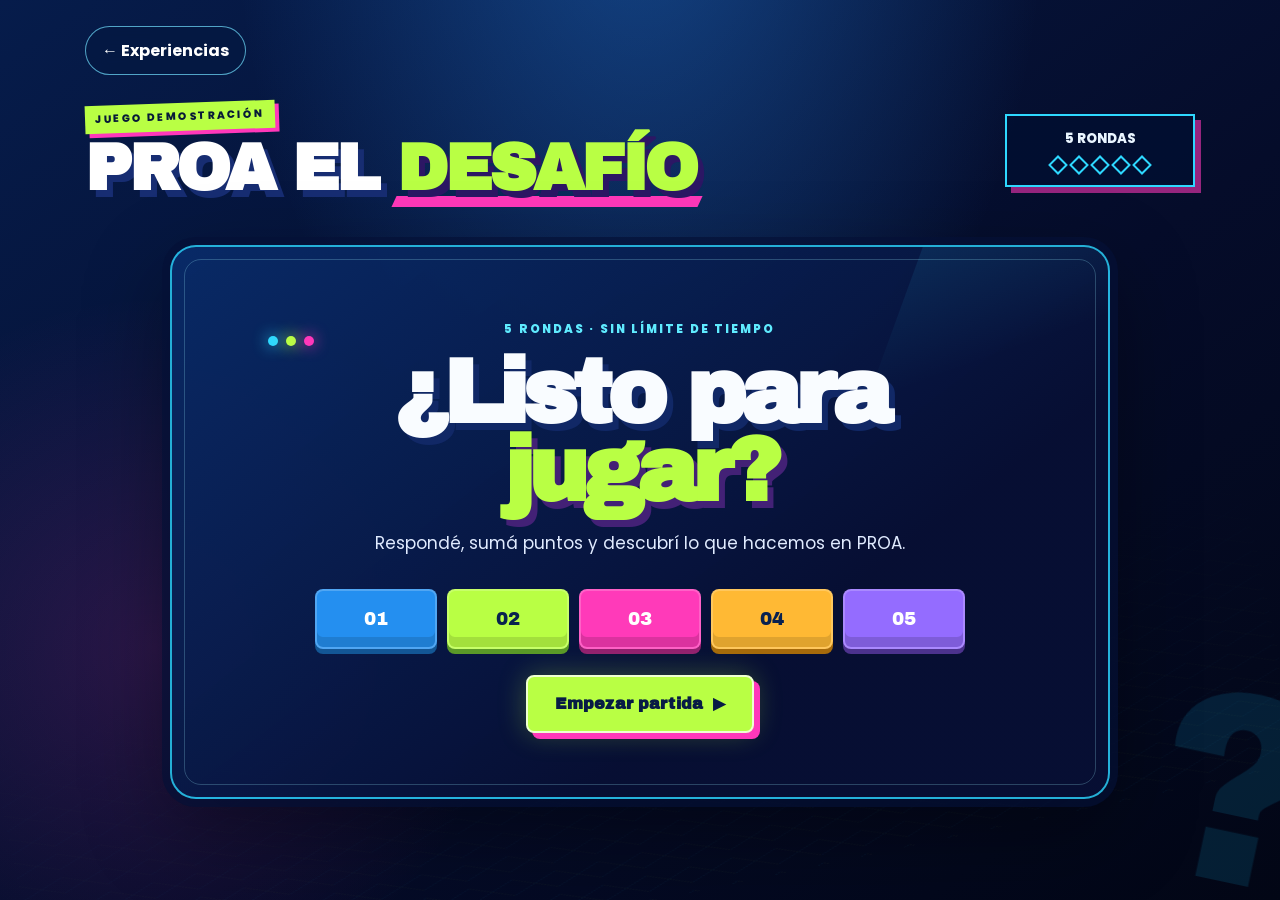
<file: experiencia-interactiva/desafio/index.html>
<!DOCTYPE html>
<html lang="es">
<head>
    <meta charset="UTF-8">
    <meta name="viewport" content="width=device-width, initial-scale=1.0">
    <title>PROA: El desafío</title>
    <link rel="preconnect" href="https://fonts.googleapis.com">
    <link rel="preconnect" href="https://fonts.gstatic.com" crossorigin>
    <link href="https://fonts.googleapis.com/css2?family=Archivo+Black&family=Poppins:wght@400;500;600;700;800&display=swap" rel="stylesheet">
    <link rel="stylesheet" href="../../static/experiencia.css">
</head>
<body class="experiencia-page desafio-page desafio-tv">
    <main class="desafio-shell">
        <a class="volver-proa" href="../">← Experiencias</a>
        <header class="desafio-header">
            <div>
                <p class="eyebrow">JUEGO DEMOSTRACIÓN</p>
                <h1 class="desafio-titulo"><span>PROA</span> EL <b>DESAFÍO</b></h1>
            </div>
            <div class="progreso" aria-live="polite">
                <span id="progreso-texto">5 rondas</span>
                <div class="progreso-puntos" aria-hidden="true"><i></i><i></i><i></i><i></i><i></i></div>
            </div>
        </header>
        <section id="pantalla-inicio" class="pantalla-desafio pantalla-activa" aria-labelledby="desafio-inicio-titulo">
            <div class="luces-escenario" aria-hidden="true"><i></i><i></i><i></i></div>
            <p class="pantalla-numero">5 RONDAS · SIN LÍMITE DE TIEMPO</p>
            <h2 id="desafio-inicio-titulo">¿Listo para<br><span>jugar?</span></h2>
            <p>Respondé, sumá puntos y descubrí lo que hacemos en PROA.</p>
            <div class="desafio-tarjetas" aria-hidden="true"><span>01</span><span>02</span><span>03</span><span>04</span><span>05</span></div>
            <button id="boton-comenzar" class="boton-neon" type="button">Empezar partida <span aria-hidden="true">▶</span></button>
        </section>
        <section id="pantalla-pregunta" class="pantalla-desafio" hidden aria-live="polite">
            <p id="pregunta-indice" class="pantalla-numero"></p>
            <h2 id="pregunta-texto"></h2>
            <div id="opciones" class="opciones" aria-label="Opciones de respuesta"></div>
            <section id="feedback" class="feedback" hidden aria-live="assertive"><strong id="feedback-titulo"></strong><p id="feedback-texto"></p></section>
            <button id="boton-siguiente" class="boton-neon" type="button" hidden>Siguiente <span aria-hidden="true">→</span></button>
        </section>
        <section id="pantalla-final" class="pantalla-desafio" hidden aria-labelledby="resultado-titulo">
            <p class="pantalla-numero">MISIÓN COMPLETADA</p>
            <h2 id="resultado-titulo">¡Terminaste<br>el desafío!</h2>
            <p id="resultado-puntaje" class="resultado-puntaje"></p>
            <div class="acciones-finales"><button id="boton-reiniciar" class="boton-neon" type="button">Jugar de nuevo</button><a class="boton-secundario" href="../">Ver experiencias</a></div>
        </section>
    </main>
    <script src="../../static/experiencia.js"></script>
</body>
</html>
</file>
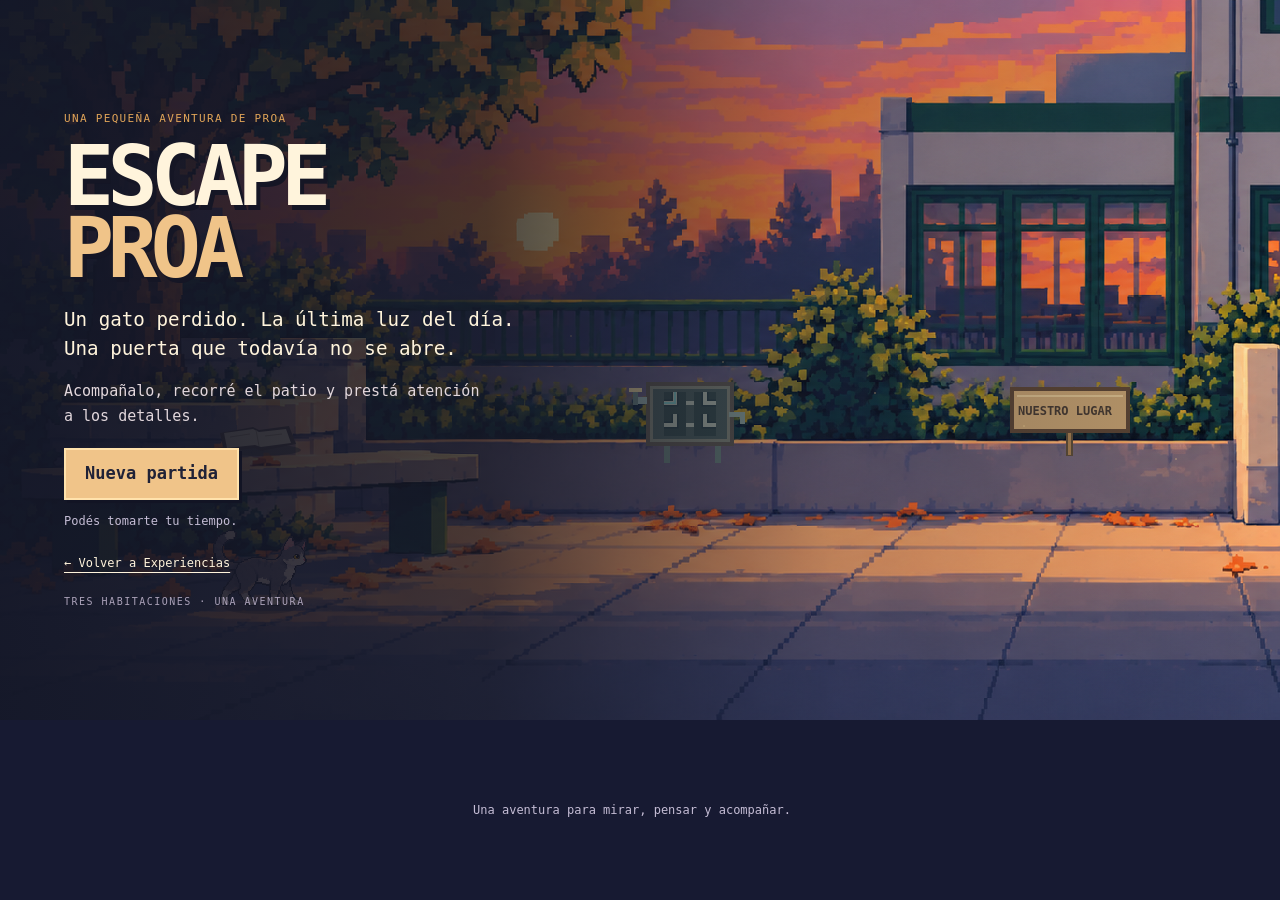
<file: experiencia-interactiva/escape-proa/index.html>
<!doctype html>
<html lang="es">
<head>
  <meta charset="utf-8">
  <meta name="viewport" content="width=device-width, initial-scale=1">
  <meta name="theme-color" content="#171a32">
  <title>Escape PROA</title>
  <link rel="stylesheet" href="../../static/escape-proa.css">
  <link rel="stylesheet" href="../../static/escape-proa-puzzles.css">
  <script defer src="../../static/escape-proa-puzzles.js"></script>
  <script defer src="../../static/escape-proa.js"></script>
</head>
<body data-mode="welcome">
  <a class="skip-link" href="#game-controls">Ir a los controles</a>
  <header class="topbar" id="hud" hidden>
    <a href="../" class="back-link">← Experiencias</a>
    <div class="objective"><span id="room-label">PATIO · LA ÚLTIMA LUZ</span><strong id="objective-text">Recorré el patio y prestá atención a los detalles.</strong></div>
    <div class="hud-actions"><span id="progress" aria-label="Mecanismos resueltos">0 / 3</span><button id="pause" type="button" aria-pressed="false">Pausar</button><button id="sound" type="button" aria-pressed="true">Sonido: sí</button><label class="music-control">Música <input id="music-volume" type="range" min="0" max="100" value="30" aria-label="Volumen de música"></label><label class="music-control">Efectos <input id="effects-volume" type="range" min="0" max="100" value="100" aria-label="Volumen de efectos"></label><button id="fullscreen" type="button">Pantalla completa</button><button id="menu" type="button">Menú</button></div>
  </header>
  <main class="world-shell">
    <div class="stage" id="stage">
      <canvas id="world" width="1280" height="720" aria-label="Patio al atardecer. El gato camina automáticamente. Usá las flechas para mirar y Tab para explorar un objeto."></canvas>
      <div id="hotspots" aria-label="Objetos del patio" hidden>
        <button class="hotspot" data-puzzle="emblem" type="button" aria-label="Abrir pregunta de opción múltiple"><span class="hotspot-symbol" aria-hidden="true">📖</span><span class="hotspot-label">Libro</span></button>
        <button class="hotspot" data-puzzle="pipes" type="button" aria-label="Abrir acertijo de palabra"><span class="hotspot-symbol" aria-hidden="true">?</span><span class="hotspot-label">Palabra</span></button>
        <button class="hotspot" data-puzzle="shadows" type="button" aria-label="Abrir acertijo de lógica"><span class="hotspot-symbol" aria-hidden="true">⚙</span><span class="hotspot-label">Lógica</span></button>
      </div>
      <div class="cinema-bar cinema-bar--top" aria-hidden="true"></div><div class="cinema-bar cinema-bar--bottom" aria-hidden="true"></div>
      <button class="dialogue" id="dialogue" type="button" hidden aria-label="Avanzar diálogo">
        <span class="speaker" id="speaker">Narrador</span><span id="dialogue-visual" aria-hidden="true"></span><span class="sr-only" id="dialogue-readable" aria-live="polite"></span><span class="dialogue-next" aria-hidden="true">Clic / Enter / Espacio <b>▸</b></span>
      </button>
      <section class="start-screen" id="start-screen" aria-labelledby="escape-title">
        <div class="start-copy"><p class="eyebrow">Una pequeña aventura de PROA</p><h1 id="escape-title">ESCAPE<br><span>PROA</span></h1><p class="start-lead">Un gato perdido. La última luz del día.<br>Una puerta que todavía no se abre.</p><p class="start-description">Acompañalo, recorré el patio y prestá atención a los detalles.</p><div class="start-actions"><button id="continue" class="button-primary" type="button" hidden disabled>Continuar</button><button id="new-game" class="button-primary" type="button" disabled>Nueva partida</button></div><p class="loading-status" id="loading-status" role="status">Preparando el patio…</p><button id="retry" type="button" hidden>Volver a cargar</button><a class="start-back" href="../">← Volver a Experiencias</a><p class="edition">Tres habitaciones · Una aventura</p></div>
      </section>
      <section class="pause-screen" id="pause-screen" aria-labelledby="pause-title" hidden><div><p class="eyebrow">Podés tomarte tu tiempo</p><h2 id="pause-title">Una pausa.</h2><button id="resume" class="button-primary" type="button">Seguir acompañándolo</button></div></section>
      <section class="review-screen" id="review-screen" aria-labelledby="review-title" hidden><div><p class="eyebrow">Una aventura compartida</p><h2 id="review-title">¡ESCAPE COMPLETADO!</h2><div class="start-actions"><button id="replay" class="button-primary" type="button">Volver a jugar</button><a class="button-link" href="../">Volver a Experiencias Interactivas</a></div></div></section>
      <div class="exit-fade" id="exit-fade" aria-hidden="true"></div>
    </div>
  </main>
  <footer class="game-controls" id="game-controls"><span id="controls-help">Una aventura para mirar, pensar y acompañar.</span><button id="follow" type="button" hidden>Seguir al gato</button><span id="notice" role="status" aria-live="polite"></span></footer>
  <section id="puzzle-panel" class="puzzle-panel" hidden role="dialog" aria-modal="true" aria-labelledby="puzzle-title"></section>
  <noscript><p class="noscript">Escape PROA necesita JavaScript para jugar. Activá JavaScript y volvé a cargar la página.</p></noscript>
</body>
</html>
</file>
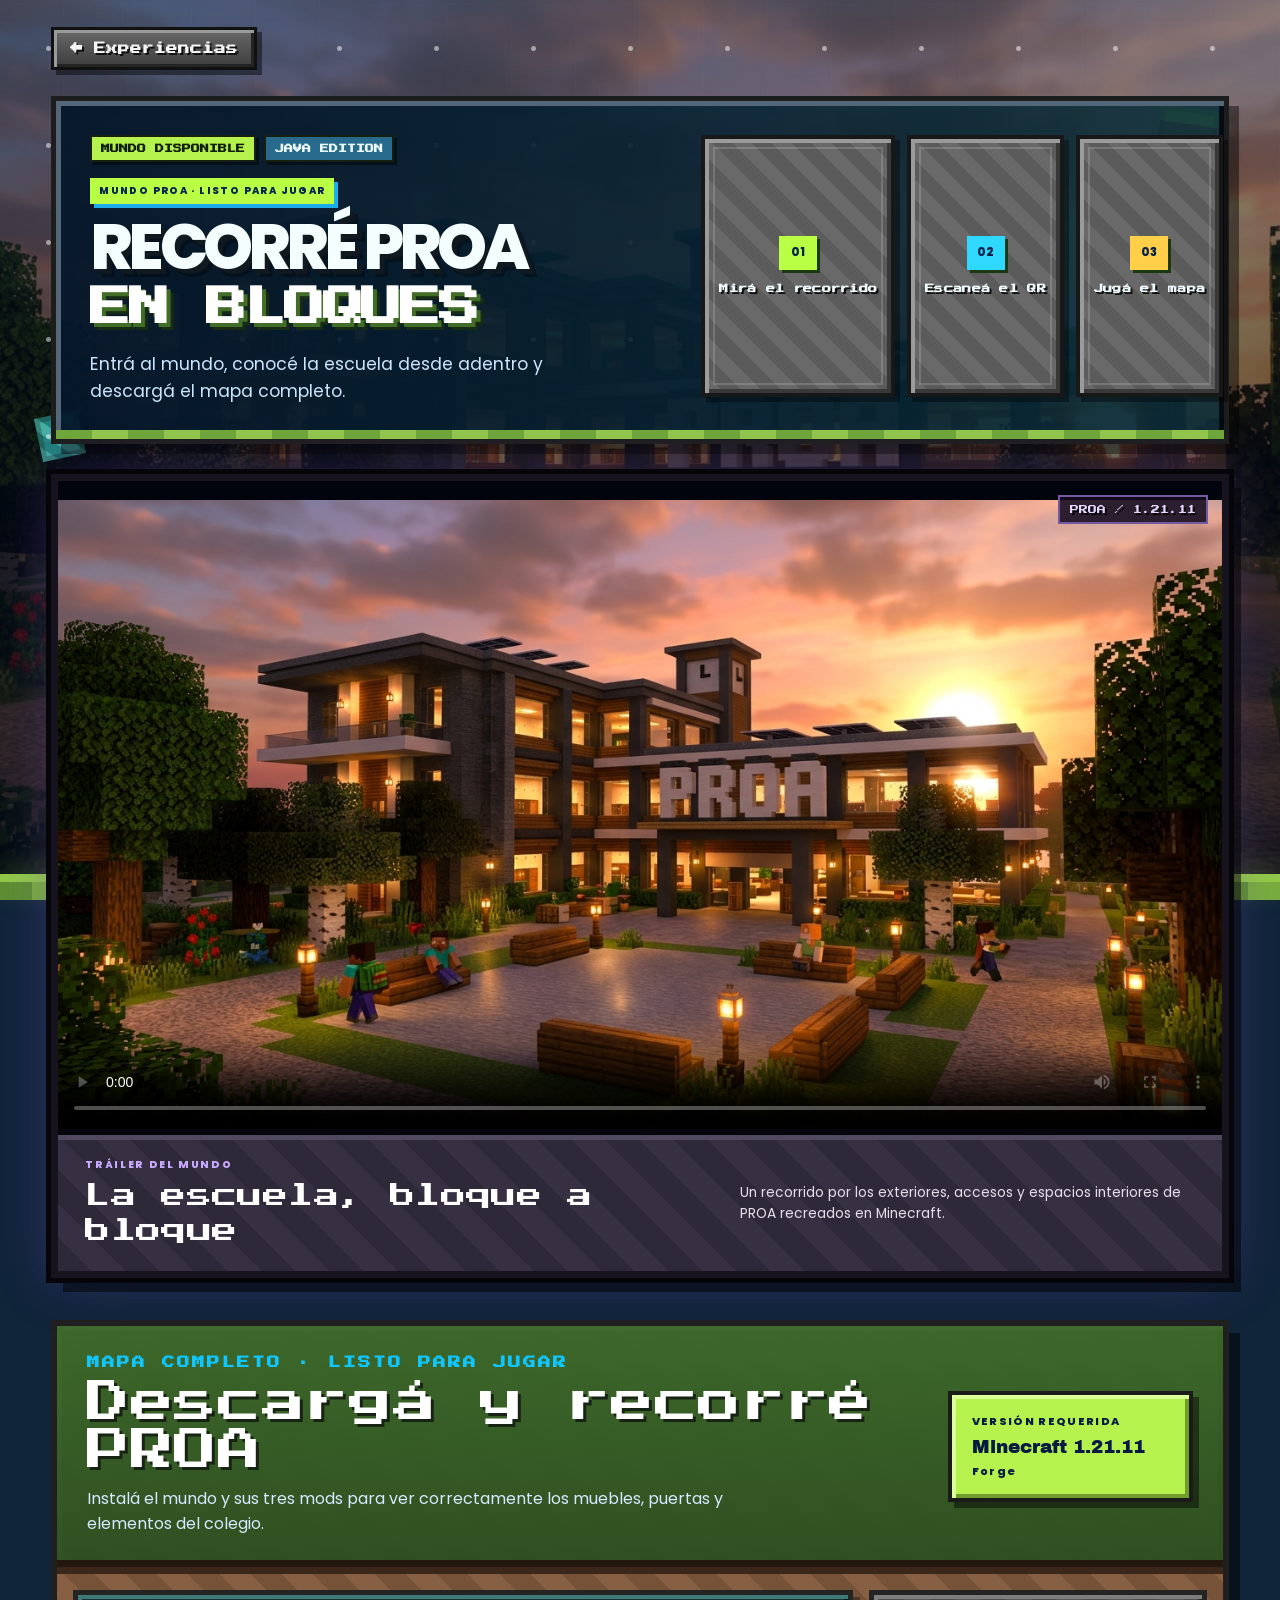
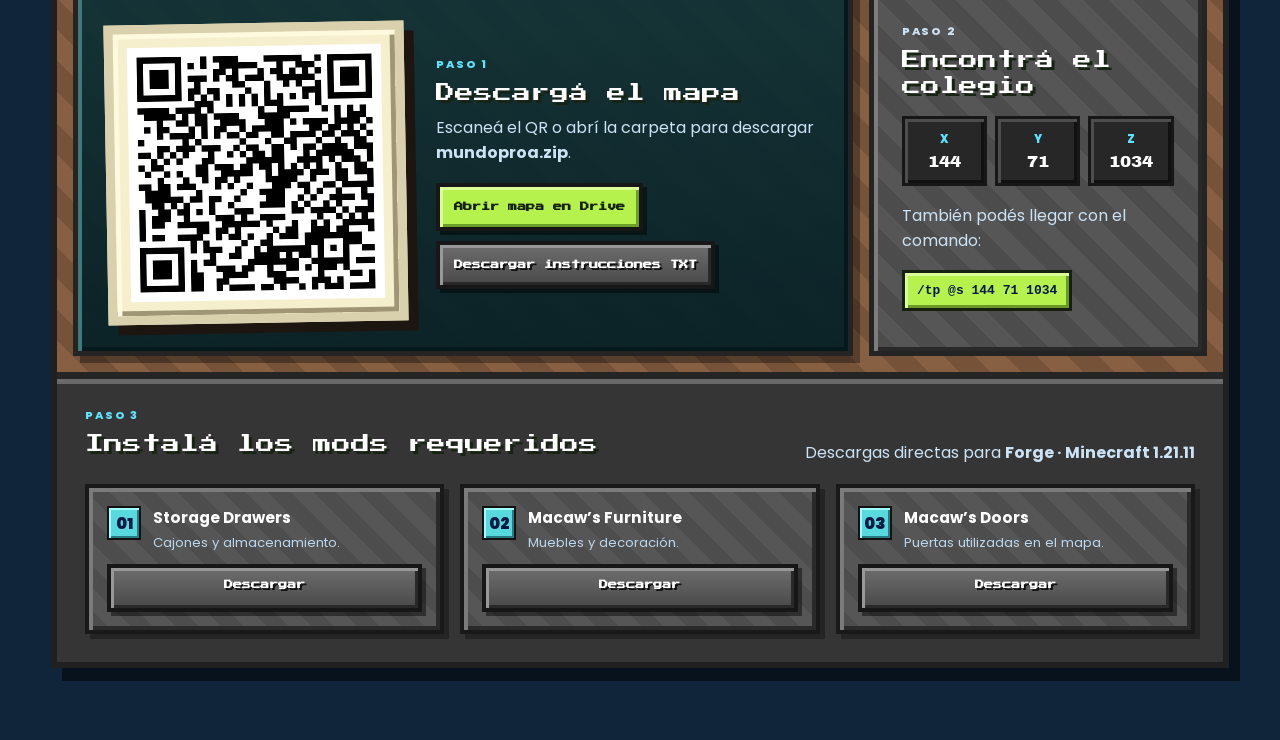
<file: experiencia-interactiva/recorrido-en-bloques/index.html>
<!DOCTYPE html>
<html lang="es">
<head>
    <meta charset="UTF-8">
    <meta name="viewport" content="width=device-width, initial-scale=1.0">
    <title>Recorré PROA en bloques</title>
    <link rel="preconnect" href="https://fonts.googleapis.com">
    <link rel="preconnect" href="https://fonts.gstatic.com" crossorigin>
    <link href="https://fonts.googleapis.com/css2?family=Archivo+Black&family=Poppins:wght@400;500;600;700;800&display=swap" rel="stylesheet">
    <link rel="stylesheet" href="../../static/experiencia.css">
    <link rel="stylesheet" href="../../static/recorrido-bloques.css">
</head>
<body class="experiencia-page bloques-page">
    <div class="mundo-atmosfera" aria-hidden="true">
        <i class="cubo-flotante cubo-flotante--pasto"></i>
        <i class="cubo-flotante cubo-flotante--diamante"></i>
        <i class="cubo-flotante cubo-flotante--tierra"></i>
        <span class="particulas-mundo"></span>
    </div>
    <main class="bloques-shell">
        <a class="volver-proa" href="../">← Experiencias</a>
        <header class="bloques-header">
            <div class="bloques-presentacion">
                <div class="estado-mundo"><span>MUNDO DISPONIBLE</span><span>JAVA EDITION</span></div>
                <p class="eyebrow">MUNDO PROA · LISTO PARA JUGAR</p>
                <h1>RECORRÉ PROA<br><span>EN BLOQUES</span></h1>
                <p>Entrá al mundo, conocé la escuela desde adentro y descargá el mapa completo.</p>
            </div>
            <ol class="pasos" aria-label="Cómo acceder al mundo"><li><b>01</b><span>Mirá el recorrido</span></li><li><b>02</b><span>Escaneá el QR</span></li><li><b>03</b><span>Jugá el mapa</span></li></ol>
        </header>
        <section class="portal-nocturno" aria-labelledby="video-titulo" data-world="PROA / 1.21.11">
            <div class="portal-nocturno__barra portal-nocturno__barra--superior" aria-hidden="true"></div>
            <div class="portal-nocturno__escena">
                <video class="portal-nocturno__video" controls preload="metadata" poster="../../static/experiencia/recorrido-preview.png" aria-describedby="video-descripcion">
                    <source src="../../static/experiencia/recorrido-proa.mp4?v=20261030-silent" type="video/mp4">
                    Tu navegador no puede reproducir el video del recorrido de PROA.
                </video>
            </div>
            <div class="portal-nocturno__pie">
                <div><p class="eyebrow">TRÁILER DEL MUNDO</p><h2 id="video-titulo">La escuela, bloque a bloque</h2></div>
                <p id="video-descripcion">Un recorrido por los exteriores, accesos y espacios interiores de PROA recreados en Minecraft.</p>
            </div>
            <div class="portal-nocturno__barra portal-nocturno__barra--inferior" aria-hidden="true"></div>
        </section>
        <section class="descarga-mapa" aria-labelledby="descarga-titulo">
            <header class="descarga-mapa__encabezado">
                <div>
                    <p class="card-kicker">MAPA COMPLETO · LISTO PARA JUGAR</p>
                    <h2 id="descarga-titulo">Descargá y recorré PROA</h2>
                    <p>Instalá el mundo y sus tres mods para ver correctamente los muebles, puertas y elementos del colegio.</p>
                </div>
                <div class="version-requerida" aria-label="Versión requerida: Minecraft 1.21.11 con Forge">
                    <span>VERSIÓN REQUERIDA</span>
                    <strong>Minecraft 1.21.11</strong>
                    <small>Forge</small>
                </div>
            </header>

            <div class="descarga-mapa__datos">
                <article class="mapa-descarga">
                    <a class="mapa-qr" href="https://drive.google.com/drive/folders/194L1PTW9mi7kuM_U2lMy_qgezGmJS6T2?usp=sharing" target="_blank" rel="noopener noreferrer" aria-label="Abrir la carpeta del mapa PROA en Google Drive">
                        <img src="../../static/experiencia/recorrido-drive-qr.png" alt="Código QR para abrir la carpeta del mapa PROA en Google Drive">
                    </a>
                    <div>
                        <p class="paso-descarga">PASO 1</p>
                        <h3>Descargá el mapa</h3>
                        <p>Escaneá el QR o abrí la carpeta para descargar <strong>mundoproa.zip</strong>.</p>
                        <div class="acciones-descarga">
                            <a class="boton-mapa boton-mapa--principal" href="https://drive.google.com/drive/folders/194L1PTW9mi7kuM_U2lMy_qgezGmJS6T2?usp=sharing" target="_blank" rel="noopener noreferrer">Abrir mapa en Drive</a>
                            <a class="boton-mapa" href="../../static/experiencia/INSTRUCCIONES_MUNDO_PROA.txt" download>Descargar instrucciones TXT</a>
                        </div>
                    </div>
                </article>

                <article class="ubicacion-mapa">
                    <p class="paso-descarga">PASO 2</p>
                    <h3>Encontrá el colegio</h3>
                    <dl class="coordenadas" aria-label="Coordenadas del colegio en Minecraft">
                        <div><dt>X</dt><dd>144</dd></div>
                        <div><dt>Y</dt><dd>71</dd></div>
                        <div><dt>Z</dt><dd>1034</dd></div>
                    </dl>
                    <p>También podés llegar con el comando:</p>
                    <code>/tp @s 144 71 1034</code>
                </article>
            </div>

            <div class="mods-requeridos">
                <div class="mods-requeridos__titulo">
                    <div><p class="paso-descarga">PASO 3</p><h3>Instalá los mods requeridos</h3></div>
                    <p>Descargas directas para <strong>Forge · Minecraft 1.21.11</strong></p>
                </div>
                <div class="mods-lista">
                    <article><span>01</span><div><h4>Storage Drawers</h4><p>Cajones y almacenamiento.</p></div><a href="https://www.curseforge.com/api/v1/mods/223852/files/7335079/download">Descargar</a></article>
                    <article><span>02</span><div><h4>Macaw’s Furniture</h4><p>Muebles y decoración.</p></div><a href="https://www.curseforge.com/api/v1/mods/359540/files/7493729/download">Descargar</a></article>
                    <article><span>03</span><div><h4>Macaw’s Doors</h4><p>Puertas utilizadas en el mapa.</p></div><a href="https://www.curseforge.com/api/v1/mods/378646/files/7493741/download">Descargar</a></article>
                </div>
            </div>
        </section>
    </main>
</body>
</html>
</file>
<file: static/style.css>
/* =========================================
   RESET
========================================= */

* {
    margin: 0;
    padding: 0;
    box-sizing: border-box;
}

body {
    font-family: "Poppins", sans-serif;
    background: #FEFCFB;
    color: #020202;
    min-height: 100vh;
    overflow-x: hidden;
}


/* =========================================
   FONDO DECORATIVO
========================================= */

body::before {
    content: "";
    position: fixed;

    width: 500px;
    height: 500px;

    top: -180px;
    left: -180px;

    background: radial-gradient(
        circle,
        rgba(28, 202, 255, 0.45) 0%,
        rgba(28, 202, 255, 0.18) 35%,
        transparent 70%
    );

    border-radius: 50%;
    z-index: -2;
    pointer-events: none;
}

body::after {
    content: "";

    position: fixed;

    width: 550px;
    height: 550px;

    right: -220px;
    bottom: -200px;

    background: radial-gradient(
        circle,
        rgba(162, 0, 0, 0.25) 0%,
        rgba(162, 0, 0, 0.10) 40%,
        transparent 70%
    );

    border-radius: 50%;
    z-index: -2;
    pointer-events: none;
}


/* =========================================
   DECORACIÓN EXTRA DEL FONDO
========================================= */

main::before {
    content: "";

    position: fixed;

    width: 180px;
    height: 180px;

    top: 35%;
    left: -70px;

    border: 25px solid rgba(28, 202, 255, 0.12);
    border-radius: 50%;

    z-index: -1;
    pointer-events: none;
}

main::after {
    content: "";

    position: fixed;

    width: 220px;
    height: 220px;

    top: 20%;
    right: -100px;

    border: 35px solid rgba(162, 0, 0, 0.08);
    border-radius: 50%;

    z-index: -1;
    pointer-events: none;
}


/* =========================================
   HEADER
========================================= */

header {
    width: 94%;
    max-width: 1400px;

    margin: 20px auto;
    padding: 16px 28px;

    background: rgba(255, 255, 255, 0.96);

    border: 1px solid rgba(0, 31, 84, 0.08);
    border-radius: 18px;

    display: flex;
    justify-content: space-between;
    align-items: center;

    box-shadow: 0 8px 30px rgba(0, 31, 84, 0.15);

    position: sticky;
    top: 15px;

    z-index: 1000;

    transition: 0.3s ease;
}

header:hover {
    box-shadow: 0 12px 35px rgba(0, 31, 84, 0.20);
}


/* =========================================
   LOGO
========================================= */

.logo {
    display: flex;
    align-items: center;
    gap: 12px;
}

.logo h2 {
    font-size: 27px;
    color: #e6e8ec;
    font-weight: 700;
}

.logo span {
    color: #A20000;
}

.logo::after {
    content: "";

    width: 5px;
    height: 32px;

    background: #1CCAFF;

    border-radius: 10px;
}


/* =========================================
   NAVEGACIÓN
========================================= */

nav ul {
    display: flex;
    align-items: center;

    list-style: none;
    gap: 7px;
}

nav ul li {
    position: relative;
}

nav a {
    text-decoration: none;

    color: #001F54;

    font-size: 15px;
    font-weight: 600;

    padding: 10px 16px;

    border-radius: 12px;

    display: block;

    transition: 0.3s ease;
}

nav a:hover {
    color: white;
    background: #001F54;

    transform: translateY(-2px);
}


/* =========================================
   ÚLTIMO BOTÓN
========================================= */

nav ul li:last-child a {
    background: #A20000;
    color: white;

    padding: 10px 20px;
}

nav ul li:last-child a:hover {
    background: #001F54;
}


/* =========================================
   CONTENIDO
========================================= */

main {
    width: 90%;
    max-width: 1200px;

    margin: 60px auto;

    position: relative;
}


/* =========================================
   TÍTULOS
========================================= */

h1 {
    color: #001F54;

    font-size: 42px;
    font-weight: 700;

    margin-bottom: 15px;
}

h1 span {
    color: #A20000;
}


/* H2 BLANCOS */

h2 {
    color: rgb(0, 0, 0);
}


/* STRONG BLANCOS */

strong {
    color: rgb(0, 0, 0);
}


/* =========================================
   TARJETAS
========================================= */

.card {
    background: #001F54;

    color: white;

    border-radius: 22px;

    padding: 30px;

    border: 2px solid rgba(28, 202, 255, 0.15);

    box-shadow:
        0 10px 30px rgba(0, 31, 84, 0.18),
        0 0 0 1px rgba(255, 255, 255, 0.03);

    transition: 0.3s ease;

    position: relative;
    overflow: hidden;
}


/* CÍRCULO DECORATIVO DENTRO DE LAS TARJETAS */

.card::before {
    content: "";

    position: absolute;

    width: 140px;
    height: 140px;

    top: -70px;
    right: -50px;

    background: rgba(28, 202, 255, 0.12);

    border-radius: 50%;
}

.card::after {
    content: "";

    position: absolute;

    width: 90px;
    height: 90px;

    bottom: -45px;
    left: -35px;

    background: rgba(162, 0, 0, 0.15);

    border-radius: 50%;
}

.card:hover {
    transform: translateY(-7px);

    border-color: #1CCAFF;

    box-shadow:
        0 18px 40px rgba(0, 31, 84, 0.25),
        0 0 20px rgba(28, 202, 255, 0.10);
}


/* =========================================
   BOTONES
========================================= */

button {
    border: none;

    background: #001F54;
    color: white;

    padding: 12px 24px;

    border-radius: 12px;

    font-family: "Poppins", sans-serif;
    font-weight: 600;

    cursor: pointer;

    transition: 0.3s ease;
}

button:hover {
    background: #A20000;

    transform: translateY(-2px);
}


/* =========================================
   RESPONSIVE
========================================= */

@media (max-width: 800px) {

    header {
        width: 92%;
        padding: 15px 20px;

        flex-direction: column;
        gap: 15px;
    }

    .logo h2 {
        font-size: 24px;
    }

    nav ul {
        flex-wrap: wrap;
        justify-content: center;
    }

    nav a {
        font-size: 13px;
        padding: 8px 11px;
    }

    main {
        margin-top: 40px;
    }

    h1 {
        font-size: 32px;
    }
}


@media (max-width: 500px) {

    header {
        position: relative;
        top: 0;
    }

    nav {
        width: 100%;
    }

    nav ul {
        flex-direction: column;
        width: 100%;
    }

    nav a {
        text-align: center;
        width: 100%;
    }

    .logo {
        justify-content: center;
    }
}
/* ---------- SUBMENÚ ---------- */

.dropdown{
    position:relative;
}

/* Flecha creada con CSS para que mantenga la misma alineación que el texto. */
.dropdown > .dropdown-trigger{
    display:inline-flex;
    align-items:center;
    gap:9px;
    white-space:nowrap;
}

.dropdown > .dropdown-trigger::after{
    content:"";
    width:7px;
    height:7px;
    border-right:2px solid currentColor;
    border-bottom:2px solid currentColor;
    transform:rotate(45deg) translateY(-2px);
    transform-origin:center;
    transition:transform .2s ease;
}

.dropdown:hover > .dropdown-trigger::after,
.dropdown:focus-within > .dropdown-trigger::after{
    transform:rotate(225deg) translate(-1px, -1px);
}

.submenu{
    display:none;
    position:absolute;
    top:100%;
    left:0;
    background:white;
    min-width:200px;
    border-radius:10px;
    box-shadow:0 8px 20px rgba(0,0,0,.2);
    overflow:hidden;
    z-index:999;
}

.submenu li{
    list-style:none;
}

.submenu li a{
    display:block;
    padding:12px 18px;
    color:#001F54;
    text-decoration:none;
    border-bottom:none;
}

.submenu li a:hover{
    background:#1CCAFF;
    color:white;
}

/* Mostrar al pasar el mouse */

.dropdown:hover .submenu{
    display:block;
}

.dropdown:focus-within .submenu{
    display:block;
}
html{
    scroll-behavior:smooth;
}

/* HERO */

.hero{

width:90%;

height:750px;

margin:auto;

border-radius:20px;

overflow:hidden;

background-image:linear-gradient(rgba(0,31,84,.55),rgba(2,2,2,.45)),
url("proa.jpg");

background-size:cover;

background-position:center;

display:flex;

justify-content:center;

align-items:center;

text-align:center;

}

.hero-texto{

color:white;

width:70%;

}

.hero h1{
color: white;
font-size:65px;

margin-bottom:20px;

}

.hero p{

font-size:22px;

margin-bottom:35px;

line-height:1.7;

}

.boton{

background:#A20000;

padding:18px 40px;

border-radius:40px;

color:white;

text-decoration:none;

font-weight:600;

transition:.3s;

}

.boton:hover{

background:#1CCAFF;

color:#001F54;

}


/* CONTENIDO */

.contenedor{

width:90%;

margin:80px auto;

text-align:center;

}

.contenedor h2{

font-size:42px;

color:#001F54;

margin-bottom:50px;

}

.tarjetas{

display:grid;

grid-template-columns:repeat(3,1fr);

gap:30px;

}

.card{

background:white;

padding:40px;

border-radius:20px;

box-shadow:0 10px 25px rgba(0,0,0,.12);

transition:.4s;

}

.card:hover{

transform:translateY(-10px);

border-top:6px solid #1CCAFF;

}

.card h3{

color:#A20000;

margin-bottom:15px;

font-size:28px;

}

.card p{

line-height:1.8;

color:#444;

}


/* INFORMACIÓN */

.info{

width:80%;

margin:60px auto;

text-align:center;

}

.info h2{

font-size:40px;

color:#001F54;

margin-bottom:20px;

}

.info p{

font-size:20px;

line-height:1.8;

color:#555;

}


/* FOOTER */

footer{

margin-top:80px;

background:#001F54;

color:white;

padding:30px;

text-align:center;

}


/* RESPONSIVE */

@media(max-width:900px){

header{

flex-direction:column;

gap:20px;

}

nav ul{

flex-wrap:wrap;

justify-content:center;

gap:20px;

}

.hero{

height:500px;

}

.hero h1{

font-size:42px;

}

.hero p{

font-size:18px;

width:100%;

}

.tarjetas{

grid-template-columns:1fr;

}

}
.logo{
    display:flex;
    align-items:center;
    gap:15px;
}

.logo img{
    width:70px;
    height:70px;
    object-fit:cover;
    border-radius:50%;
}

.texto-logo{
    display:flex;
    flex-direction:column;
}

.texto-logo h2{
    color:#001F54;
    font-size:30px;
    margin:0;
}

.texto-logo span{
    color:#A20000;
    font-size:16px;
    font-weight:500;
}

/* ================== PLANO ================== */

.plano{
    width:90%;
    max-width:1500px;
    margin:80px auto;
    text-align:center;
}

.plano h2{
    color:#001F54;
    font-size:42px;
    margin-bottom:15px;
}

.plano p{
    color:#555;
    font-size:18px;
    margin-bottom:35px;
    line-height:1.8;
}

.plano-contenedor{

    background:white;

    padding:25px;

    border-radius:25px;

    box-shadow:0 15px 40px rgba(0,0,0,.15);

    overflow:hidden;

    transition:.4s;

}

.plano-contenedor:hover{

    transform:translateY(-8px);

    box-shadow:0 25px 50px rgba(0,0,0,.20);

}

.plano-contenedor img{

    width:100%;

    border-radius:15px;

    display:block;

}

@media(max-width:900px){

.plano h2{

    font-size:32px;

}

.plano p{

    font-size:16px;

}

}
.espacios{
    width:90%;
    max-width:1500px;
    margin:80px auto;
    text-align:center;
}

.espacios h2{
    font-size:42px;
    color:#001F54;
    margin-bottom:40px;
}

.contenedor-espacios{
    display:grid;
    grid-template-columns:repeat(auto-fit,minmax(min(100%, 320px),1fr));
    gap:28px;
    align-items:start;
}

.espacio{
    background:#fff;
    min-height:210px;
    padding:28px;
    border:1px solid rgba(0,31,84,.08);
    border-radius:20px;
    box-shadow:0 10px 25px rgba(0,31,84,.10);
    transition:.3s;
    display:flex;
    flex-direction:column;
    align-items:center;
    gap:16px;
}

.espacio:hover{
    transform:translateY(-8px);
    border-color:#1CCAFF;
    box-shadow:0 18px 32px rgba(0,31,84,.16);
}

.espacio h3{
    color:#A20000;
    margin:0;
    font-size:20px;
    line-height:1.35;
}

.espacio p{
    width:100%;
    margin:0;
    padding-top:16px;
    border-top:1px solid #e7edf4;
    color:#46505e;
    font-size:15px;
    line-height:1.75;
    text-align:left;
}
/*=================== MATERIAS ===================*/

.materias{
    width:90%;
    max-width:1500px;
    margin:80px auto;
    text-align:center;
}

.materias > h2{
    color:#001F54;
    font-size:42px;
    margin-bottom:14px;
}

.materias > p{
    max-width:900px;
    margin:0 auto;
    color:#46505e;
    line-height:1.75;
}

.contenedor-anios{
    display: grid;
    grid-template-columns: repeat(2, 1fr);
    gap: 24px;
    margin-top: 38px;
    align-items:start;
}

.anio{
    background: white;
    padding: 26px;
    border:1px solid rgba(0,31,84,.08);
    border-radius: 18px;
    box-shadow: 0 8px 22px rgba(0,31,84,.09);
    text-align:left;
}

.anio h3{
    color: #006d77;
    font-size:20px;
    margin:0 0 16px;
}

.anio button{
    background: #0097A7;
    color: white;
    border: none;
    padding: 11px 20px;
    border-radius: 10px;
    cursor: pointer;
    transition: .3s;
}

.anio button:hover{
    background: #007b8a;
}

.anio > div{
    margin-top:22px;
    overflow-x:auto;
}

.anio table{
    width:100%;
    min-width:520px;
    border-collapse:separate;
    border-spacing:0;
    color:#334155;
    font-size:14px;
    line-height:1.5;
    text-align:left;
}

.anio th{
    padding:12px 14px;
    background:#eaf9fc;
    color:#006d77;
    font-size:13px;
    text-transform:uppercase;
    letter-spacing:.03em;
}

.anio th:first-child{
    width:38%;
    border-radius:10px 0 0 0;
}

.anio th:last-child{
    border-radius:0 10px 0 0;
}

.anio td{
    padding:14px;
    vertical-align:top;
    border-bottom:1px solid #e7edf4;
}

.anio td:first-child{
    color:#001F54;
    font-weight:600;
}

.anio tr:last-child td{
    border-bottom:0;
}
@media(max-width:768px){

    .contenedor-anios{
        grid-template-columns: 1fr;
    }

    .espacios,
    .materias{
        width:92%;
    }

    .espacios h2,
    .materias > h2{
        font-size:30px;
    }

    .espacio,
    .anio{
        padding:22px;
    }

}




/* PORTADA */

.banner{

display:flex;
justify-content:space-between;
align-items:center;
padding:80px;
background:linear-gradient(135deg,#52c9f5,#1c4b73);
color:white;

}

.banner img{

width:500px;

}

.texto{

max-width:500px;

}

.texto h1{

font-size:55px;
margin-bottom:20px;

}

.texto p{

font-size:22px;
margin-bottom:30px;

}

.boton{

background:white;
padding:15px 35px;
color:#1c4b73;
text-decoration:none;
border-radius:8px;
font-weight:bold;
transition:.3s;

}

.boton:hover{

background:#d7f4ff;

}


/* PRODUCTOS */

.productos{

padding:70px;

}

.productos h2{

text-align:center;
font-size:40px;
margin-bottom:50px;
color:#1c4b73;

}

.grid{

display:grid;
grid-template-columns:repeat(auto-fit,minmax(250px,1fr));
gap:35px;

}

.card{

background:white;
padding:25px;
border-radius:15px;
box-shadow:0 8px 20px rgba(0,0,0,.08);
transition:.3s;
text-align:center;

}

.card:hover{

transform:translateY(-10px);

}

.card img{

width:180px;
height:180px;
object-fit:contain;

}

.card h3{

margin-top:20px;
color:#333;

}


/* DESTACADOS */

.destacados{

display:grid;
grid-template-columns:1fr 1fr;
gap:20px;
padding:70px;

}

.izquierda,
.arriba{

background:white;
border-radius:15px;
overflow:hidden;
position:relative;

}

.izquierda img,
.arriba img{

width:100%;
display:block;

}

.contenido{

position:absolute;
bottom:30px;
left:30px;
background:rgba(255,255,255,.8);
padding:20px;
border-radius:10px;

}

.abajo{

display:grid;
grid-template-columns:1fr 1fr;
gap:20px;
margin-top:20px;

}

.abajo div{

background:#1c4b73;
color:white;
display:flex;
justify-content:center;
align-items:center;
height:200px;
font-size:30px;
border-radius:15px;

}

footer{

background:#1c4b73;
color:white;
text-align:center;
padding:25px;
margin-top:40px;

}

.banner{
    display:flex;
    justify-content:space-between;
    align-items:center;
    padding:80px;
    background:linear-gradient(135deg,#52c9f5,#1c4b73);
}

.banner img{
    width:250px;
    height:auto;
    max-width:250px;
    display:block;
}
/* RESPONSIVE */

@media (max-width:900px){

    .banner{
        flex-direction:column;
        text-align:center;
    }

    .banner img{
        width:180px;
        margin-top:30px;
    }

    .destacados{
        grid-template-columns:1fr;
    }

    header{
        flex-direction:column;
        gap:15px;
    }
}



/* =========================
   PROYECTOS
========================= */

.proyectos {
    width: 90%;
    margin: 60px auto;
}


/* TÍTULO */

.titulo-proyectos {
    text-align: center;
    margin-bottom: 45px;
}

.titulo-proyectos h1 {
    font-size: 36px;
    color: #001F54;
    margin-bottom: 10px;
}

.titulo-proyectos p {
    font-size: 16px;
    color: #555;
}


/* CONTENEDOR DE CARDS */

.contenedor-cards {
    display: grid;
    grid-template-columns: repeat(3, 1fr);
    gap: 30px;
}


/* CARD */

.card-proyecto {
    background: white;
    border-radius: 20px;
    padding: 30px;

    box-shadow: 0 8px 25px rgba(0, 0, 0, .12);

    border-top: 5px solid #1CCAFF;

    transition: .3s;

    display: flex;
    flex-direction: column;
}


/* EFECTO AL PASAR EL MOUSE */

.card-proyecto:hover {
    transform: translateY(-8px);

    box-shadow: 0 15px 30px rgba(0, 0, 0, .18);
}


/* ICONO */

.icono-proyecto {
    width: 65px;
    height: 65px;

    background: #eefaff;

    border-radius: 15px;

    display: flex;
    align-items: center;
    justify-content: center;

    font-size: 32px;

    margin-bottom: 20px;
}


/* TÍTULO DE LA CARD */

.card-proyecto h2 {
    color: #001F54;

    font-size: 24px;

    margin-bottom: 15px;
}


/* DESARROLLADORES */

.card-proyecto h3 {
    color: #A20000;

    font-size: 15px;

    margin-bottom: 5px;
}


.desarrolladores {
    color: #333;

    font-size: 14px;

    margin-bottom: 20px;
}


/* DESCRIPCIÓN */

.card-proyecto > p:last-of-type {
    color: #555;

    font-size: 14px;

    line-height: 1.7;

    margin-bottom: 25px;
}


/* BOTÓN */

.boton-proyecto {
    margin-top: auto;

    border: none;

    background: #001F54;

    color: white;

    padding: 12px 20px;

    border-radius: 10px;

    font-family: Poppins, sans-serif;

    font-size: 14px;

    cursor: pointer;

    transition: .3s;
}


.boton-proyecto:hover {
    background: #A20000;

    transform: scale(1.03);
}


/* =========================
   RESPONSIVE
========================= */

@media (max-width: 1000px) {

    .contenedor-cards {
        grid-template-columns: repeat(2, 1fr);
    }

}


@media (max-width: 650px) {

    .contenedor-cards {
        grid-template-columns: 1fr;
    }

    .titulo-proyectos h1 {
        font-size: 28px;
    }

    .proyectos {
        width: 92%;
    }

}

/* Detalles visuales de acceso a la experiencia de la muestra. */
.experiencia-destacada {
    overflow: hidden;
    position: relative;
}
.experiencia-destacada::before {
    content: "?  ?";
    position: absolute;
    right: 190px;
    top: -20px;
    color: rgba(255,255,255,.08);
    font-size: 110px;
    font-weight: 800;
    letter-spacing: 40px;
    transform: rotate(-8deg);
}
.experiencia-destacada-visual {
    width: 64px;
    height: 64px;
    position: relative;
    display: grid;
    place-items: center;
    border: 1px solid rgba(198,255,69,.7);
    border-radius: 17px;
    background: rgba(3,14,55,.55);
    overflow: hidden;
}
.mini-pregunta { z-index: 1; color: #c6ff45; font-family: Impact, sans-serif; font-size: 42px; line-height: 1; }
.mini-bloques { position: absolute; right: -5px; bottom: -5px; display: grid; grid-template-columns: repeat(2, 14px); gap: 2px; transform: rotate(15deg); }
.mini-bloques i { width: 14px; height: 14px; background: #1CCAFF; border: 1px solid #a6f6ff; }
.mini-bloques i:nth-child(2), .mini-bloques i:nth-child(3) { background: #77b63f; border-color: #c6ff8a; }
.experiencia-destacada > div, .experiencia-destacada > a { z-index: 1; }
.experiencia-destacada h2 { letter-spacing: .02em; }
.experiencia-destacada-boton { border: 2px solid #edffb7; }

@font-face {
    font-family: "Press Start 2P";
    src: url("fonts/PressStart2P-Regular.ttf") format("truetype");
    font-display: swap;
}

.experiencia-destacada {
    color: #fff;
    text-decoration: none;
    cursor: pointer;
    transition: transform .45s cubic-bezier(.2,.8,.2,1), filter .45s ease, opacity .45s ease;
}
.experiencia-destacada:hover { transform: translateY(-5px) scale(1.008); }
.experiencia-destacada:focus-visible { outline: 4px solid #c6ff45; outline-offset: 5px; }
.experiencia-destacada-etiqueta { font-family: "Press Start 2P", monospace; font-size: 9px; letter-spacing: .06em; }
.experiencia-destacada-boton { font-family: "Press Start 2P", monospace; font-size: 9px; letter-spacing: .02em; }

.cortina-experiencia {
    position: fixed;
    inset: 0;
    z-index: 99999;
    display: grid;
    place-content: center;
    overflow: hidden;
    color: #fff;
    background:
        radial-gradient(circle at 50% 50%, rgba(25,105,255,.42), transparent 31%),
        linear-gradient(135deg, rgba(1,7,28,.98), rgba(6,19,62,.97));
    opacity: 0;
    pointer-events: none;
    transition: opacity .28s ease;
    text-align: center;
}
.cortina-experiencia::before, .cortina-experiencia::after {
    content: "?";
    position: absolute;
    color: rgba(198,255,69,.12);
    font: 22rem/1 Impact, sans-serif;
}
.cortina-experiencia::before { top: -38px; left: 6%; transform: rotate(-16deg); }
.cortina-experiencia::after { right: 7%; bottom: -72px; color: rgba(16,202,255,.13); transform: rotate(18deg); }
.cortina-experiencia > p, .cortina-experiencia > h2, .cortina-experiencia > small { position: relative; z-index: 1; opacity: 0; transform: scale(.64) translateY(22px); }
.cortina-experiencia > p { margin: 0 0 14px; color: #96f6ff; font: 10px "Press Start 2P", monospace; letter-spacing: .11em; }
.cortina-experiencia > h2 { margin: 0; font: clamp(2.5rem, 8vw, 7rem)/.92 "Archivo Black", Impact, sans-serif; letter-spacing: -.02em; text-shadow: 7px 8px 0 #102963; }
.cortina-experiencia > h2 span { color: #c6ff45; }
.cortina-experiencia > small { margin-top: 22px; color: #d4e6ff; font: 9px "Press Start 2P", monospace; letter-spacing: .12em; }
.cortina-particulas { position: absolute; inset: 0; }
.cortina-particulas i { position: absolute; width: 14px; height: 14px; opacity: 0; background: #10caff; box-shadow: 20px 0 #c6ff45; }
.cortina-particulas i:nth-child(1) { top: 17%; left: 16%; }.cortina-particulas i:nth-child(2) { top: 26%; right: 19%; background: #ff38ba; }.cortina-particulas i:nth-child(3) { bottom: 20%; left: 25%; background: #c6ff45; }.cortina-particulas i:nth-child(4) { bottom: 29%; right: 28%; }.cortina-particulas i:nth-child(5) { top: 42%; left: 8%; background: #ffb236; }.cortina-particulas i:nth-child(6) { top: 55%; right: 9%; background: #c6ff45; }
.cortina-experiencia-activa { opacity: 1; }
.cortina-experiencia-activa > p { animation: titulo-evento 1.02s .08s both; }.cortina-experiencia-activa > h2 { animation: titulo-evento 1.02s .15s both; }.cortina-experiencia-activa > small { animation: titulo-evento .6s .5s both; }
.cortina-experiencia-activa .cortina-particulas i { animation: destello-inicio .82s .16s both; }
.transicion-experiencia-activa > header, .transicion-experiencia-activa > .hero, .transicion-experiencia-activa > .experiencia-destacada, .transicion-experiencia-activa > .contenedor, .transicion-experiencia-activa > .info, .transicion-experiencia-activa > footer { filter: blur(3px) saturate(.6); opacity: .2; transform: scale(.986); transition: transform .42s ease, filter .42s ease, opacity .42s ease; }

@keyframes titulo-evento { to { opacity: 1; transform: scale(1) translateY(0); } }
@keyframes destello-inicio { 0% { opacity: 0; transform: scale(.25) rotate(0); } 45% { opacity: 1; } 100% { opacity: .55; transform: scale(1.25) rotate(120deg); } }

@media (prefers-reduced-motion: reduce) {
    .experiencia-destacada, .cortina-experiencia, .cortina-experiencia > p, .cortina-experiencia > h2, .cortina-experiencia > small { transition: none !important; animation: none !important; }
    .cortina-experiencia-activa > p, .cortina-experiencia-activa > h2, .cortina-experiencia-activa > small { opacity: 1; transform: none; }
}



/* =========================
   PROYECTOS
========================= */

.proyectos {
    width: 90%;
    max-width: 1300px;
    margin: 60px auto 80px auto;
}


/* TÍTULO */

.titulo-proyectos {
    text-align: center;
    margin-bottom: 45px;
}

.titulo-proyectos h1 {
    font-size: 36px;
    color: #001F54;
    margin-bottom: 10px;
}

.titulo-proyectos p {
    font-size: 16px;
    color: #555;
}


/* CONTENEDOR DE CARDS */

.contenedor-cards {
    display: grid;
    grid-template-columns: repeat(3, 1fr);
    gap: 30px;
    align-items: stretch;
}


/* CARD */

.card-proyecto {
    background: white;
    border-radius: 20px;
    overflow: hidden;

    box-shadow: 0 8px 25px rgba(0, 0, 0, 0.12);

    border-top: 5px solid #1CCAFF;

    display: flex;
    flex-direction: column;

    transition: 0.3s;
}


/* EFECTO AL PASAR EL MOUSE */

.card-proyecto:hover {
    transform: translateY(-8px);

    box-shadow: 0 15px 30px rgba(0, 0, 0, 0.18);
}


/* IMAGEN DEL PROYECTO */

.imagen-proyecto {
    width: 100%;
    height: 190px;

    overflow: hidden;

    background: #eefaff;
}


.imagen-proyecto img {
    width: 100%;
    height: 100%;

    object-fit: cover;

    display: block;

    transition: 0.3s;
}


.card-proyecto:hover .imagen-proyecto img {
    transform: scale(1.05);
}


/* CONTENIDO */

.contenido-card {
    padding: 25px;

    display: flex;
    flex-direction: column;

    flex: 1;
}


/* TÍTULO DE LA CARD */

.card-proyecto h2 {
    color: #001F54;

    font-size: 23px;

    margin-bottom: 15px;
}


/* DESARROLLADORES */

.card-proyecto h3 {
    color: #A20000;

    font-size: 14px;

    margin-bottom: 5px;
}


.desarrolladores {
    color: #333;

    font-size: 13px;

    margin-bottom: 18px;
}


/* DESCRIPCIÓN */

.descripcion {
    color: #555;

    font-size: 14px;

    line-height: 1.7;

    margin-bottom: 25px;
}


/* =========================
   RESPONSIVE
========================= */

@media (max-width: 1100px) {

    .contenedor-cards {
        grid-template-columns: repeat(2, 1fr);
    }

}


@media (max-width: 700px) {

    .contenedor-cards {
        grid-template-columns: 1fr;
    }

    .proyectos {
        width: 92%;
        margin-top: 40px;
    }

    .titulo-proyectos h1 {
        font-size: 28px;
    }

    .titulo-proyectos p {
        font-size: 14px;
    }

    .imagen-proyecto {
        height: 200px;
    }

}

.anio-proyecto {
    color: #777;
    font-size: 13px;
    margin-top: -10px;
    margin-bottom: 15px;
}




















*{
    margin:0;
    padding:0;
    box-sizing:border-box;
}

body{

    font-family:'Poppins',sans-serif;
    background:#FEFCFB;
    color:#020202;

}


/* =======================
        HEADER
======================= */

header{

    width:90%;
    margin:25px auto;
    padding:20px 50px;

    background:white;

    border-radius:20px;

    display:flex;
    justify-content:space-between;
    align-items:center;

    box-shadow:0 8px 25px rgba(0,0,0,.15);

    position:sticky;
    top:20px;
    z-index:1000;

}


.logo{

    display:flex;
    align-items:center;
    gap:15px;

}


.logo img{

    width:70px;
    height:70px;

    object-fit:cover;

    border-radius:50%;

}


.texto-logo{

    display:flex;
    flex-direction:column;

}


.texto-logo h2{

    color:#001F54;
    font-size:30px;

}


.texto-logo span{

    color:#A20000;
    font-size:16px;

}


nav ul{

    display:flex;
    list-style:none;
    gap:40px;

}


nav a{

    text-decoration:none;

    color:#001F54;

    font-weight:500;

    transition:.3s;

}


nav a:hover{

    color:#A20000;

}


/* =======================
        TEXTOS
======================= */


.texto{

    font-size:20px;

    color:#333;

    text-align:center;

    font-weight:500;

    margin:30px auto;

    padding:20px;

    width:70%;

    background:linear-gradient(135deg,#d8ddf8,#f5f4f4);

    border-radius:15px;

    box-shadow:0 4px 12px rgba(0,0,0,.1);

}



/* =======================
        PAICOR
======================= */


.cronograma{

    width:90%;

    max-width:1200px;

    margin:40px auto;

}



.selector-meses{

    display:flex;

    justify-content:center;

    gap:15px;

    flex-wrap:wrap;

    margin-bottom:35px;

}



.mes{

    background:#0f75bc;

    color:white;

    border:none;

    padding:12px 28px;

    border-radius:10px;

    cursor:pointer;

    font-size:16px;

    font-weight:600;

    transition:.3s;

}


.mes:hover{

    background:#0b5f99;

}


.mes.activo{

    background:#063d68;

}



/* CALENDARIO */


.calendario{

    display:block;

    margin-top:30px;

}



.calendario h2{

    text-align:center;

    color:#0f75bc;

    margin-bottom:30px;

}



.calendario-grid{

    display:grid;

    grid-template-columns:repeat(5,1fr);

    gap:20px;

}



/* DIAS SEMANA */


.encabezado{

    background:#0f75bc;

    color:white;

    text-align:center;

    padding:15px;

    border-radius:12px;

    font-size:20px;

    font-weight:bold;

}



/* NUMEROS */


.dia{

    background:white;

    min-height:110px;

    border-radius:14px;


    display:flex;

    justify-content:center;

    align-items:center;


    font-size:28px;

    font-weight:bold;


    cursor:pointer;


    box-shadow:0 5px 15px rgba(0,0,0,.12);


    transition:.25s;

}



.dia:hover{

    background:#0f75bc;

    color:white;

    transform:translateY(-5px);

}



.vacio{

    min-height:110px;

}



.con-menu{

    border:3px solid #1CCAFF;

}



.sin-menu{

    background:#ececec;

    color:#999;

}


/* =======================
          MODAL
======================= */


.modal{

    display:none;

    position:fixed;

    inset:0;

    background:rgba(0,0,0,.55);


    justify-content:center;

    align-items:center;


    z-index:999999;

}



.contenido-modal{

    width:650px;

    max-width:90%;


    background:white;

    border-radius:18px;

    padding:35px;


    position:relative;


    max-height:85vh;

    overflow-y:auto;

}



.cerrar{

    position:absolute;

    right:15px;

    top:15px;


    width:40px;

    height:40px;


    border:none;

    border-radius:50%;


    background:#d32f2f;

    color:white;


    font-size:20px;

    cursor:pointer;

}



#contenidoMenu h2{

    color:#0f75bc;

    margin-bottom:15px;

}



#contenidoMenu h3{

    margin-bottom:15px;

}


#contenidoMenu p{

    margin:8px 0;

    line-height:1.6;

}



/* =======================
        RESPONSIVE
======================= */


@media(max-width:900px){


header{

    flex-direction:column;

    gap:20px;

}


nav ul{

    flex-wrap:wrap;

    justify-content:center;

}


.calendario-grid{

    grid-template-columns:repeat(2,1fr);

}


}



@media(max-width:550px){


.calendario-grid{

    grid-template-columns:1fr;

}


.selector-meses{

    flex-direction:column;

}


.texto{

    width:90%;

}


}



/* Título */
h2 {
    text-align: center;
    font-size: 28px;
    color: #333;
    margin-bottom: 20px;
}

/* Contenedor del menú */
#plato-dia,
#postre-dia {
    width: 80%;
    max-width: 500px;
    margin: 12px auto;
    padding: 18px 20px;
    border-radius: 15px;
    background: white;
    box-shadow: 0 4px 12px rgba(0, 0, 0, 0.12);
    text-align: center;
    font-size: 18px;
    color: #444;
}

/* Plato */
#plato-dia {
    border-left: 6px solid #4CAF50;
}

/* Postre */
#postre-dia {
    border-left: 6px solid #FF9800;
}

/* Texto cuando está cargando */
#plato-dia:empty,
#postre-dia:empty {
    color: #999;
}

/* =====================================================
   BARRA DE NAVEGACIÓN UNIFICADA
   ===================================================== */

header {
    width: 94%;
    max-width: 1440px;
    min-height: 92px;
    margin: 22px auto;
    padding: 14px 22px;
    display: flex;
    align-items: center;
    gap: 24px;
    background: rgba(255, 255, 255, .96);
    border: 1px solid rgba(0, 31, 84, .10);
    border-radius: 22px;
    box-shadow: 0 12px 32px rgba(0, 31, 84, .13);
    backdrop-filter: blur(10px);
}

header:hover {
    box-shadow: 0 16px 38px rgba(0, 31, 84, .17);
}

header .logo {
    flex: 0 0 auto;
    gap: 11px;
}

header .logo::after {
    content: none;
}

header .logo img {
    width: 58px;
    height: 58px;
    padding: 3px;
    object-fit: cover;
    border: 1px solid #d9eef4;
    border-radius: 50%;
    background: #fff;
}

header .texto-logo h2 {
    margin: 0;
    color: #001F54;
    font-size: 28px;
    line-height: 1;
    letter-spacing: .02em;
}

header .texto-logo span {
    margin-top: 6px;
    color: #A20000;
    font-size: 14px;
    font-weight: 600;
}

header nav {
    flex: 1;
}

header nav ul {
    justify-content: center;
    gap: 4px;
}

header nav a {
    padding: 10px 14px;
    border-radius: 10px;
    color: #001F54;
    font-size: 14px;
    font-weight: 600;
}

header nav a:hover {
    color: #001F54;
    background: #eaf9fc;
    transform: none;
}

header nav > ul > li:last-child > a {
    padding: 10px 18px;
    background: #A20000;
    color: #fff;
    box-shadow: 0 5px 12px rgba(162, 0, 0, .18);
}

header nav > ul > li:last-child > a:hover {
    background: #7f0000;
    color: #fff;
}

header > h2 {
    max-width: 220px;
    margin: 0;
    padding: 9px 13px;
    border-left: 3px solid #1CCAFF;
    color: #001F54;
    font-size: 14px;
    font-weight: 700;
    line-height: 1.35;
    text-align: left;
}

header .submenu {
    /* Sin separación: evita que el menú se cierre al mover el cursor hacia él. */
    top: 100%;
    min-width: 210px;
    padding: 7px;
    border: 1px solid rgba(0, 31, 84, .08);
    border-radius: 14px;
    box-shadow: 0 16px 30px rgba(0, 31, 84, .18);
}

header .submenu li a {
    padding: 10px 12px;
    border-radius: 8px;
}

header .submenu li:last-child a {
    background: transparent;
    color: #001F54;
    box-shadow: none;
}

header .submenu li:last-child a:hover {
    background: #1CCAFF;
    color: #fff;
}

/* Tarjeta de acceso a la experiencia especial de la muestra. */
.experiencia-destacada {
    width: min(1180px, 90%);
    margin: 54px auto 8px;
    padding: 26px 30px;
    display: grid;
    grid-template-columns: auto 1fr auto;
    gap: 20px;
    align-items: center;
    color: #fff;
    border: 1px solid rgba(28, 202, 255, .7);
    border-radius: 22px;
    background: linear-gradient(120deg, #001F54, #273486 55%, #741e80);
    box-shadow: 0 18px 38px rgba(0, 31, 84, .2);
}

.experiencia-destacada-icono {
    width: 58px;
    height: 58px;
    display: grid;
    place-items: center;
    color: #001F54;
    border-radius: 16px;
    background: #c6ff45;
    font-size: 31px;
}

.experiencia-destacada-etiqueta {
    margin: 0 0 3px;
    color: #96f6ff;
    font-size: 12px;
    font-weight: 800;
    letter-spacing: .11em;
}

.experiencia-destacada h2 { margin: 0 0 5px; color: #fff; text-align: left; }
.experiencia-destacada p:not(.experiencia-destacada-etiqueta) { margin: 0; }
.experiencia-destacada-boton { padding: 13px 19px; color: #071c45; border-radius: 12px; background: #c6ff45; font-weight: 800; text-decoration: none; white-space: nowrap; }
.experiencia-destacada-boton:hover { background: #d9ff7f; transform: translateY(-2px); }

@media (max-width: 650px) {
    .experiencia-destacada { grid-template-columns: auto 1fr; padding: 22px; }
    .experiencia-destacada-boton { grid-column: 1 / -1; text-align: center; }
}

@media (max-width: 1150px) {
    header {
        flex-wrap: wrap;
        justify-content: space-between;
    }

    header nav {
        order: 3;
        width: 100%;
        flex-basis: 100%;
    }
}

@media (max-width: 720px) {
    header {
        width: 92%;
        padding: 16px;
        gap: 16px;
    }

    header .logo img {
        width: 50px;
        height: 50px;
    }

    header .texto-logo h2 {
        font-size: 24px;
    }

    header > h2 {
        max-width: 150px;
        font-size: 12px;
    }

    header nav ul {
        gap: 4px;
    }

    header nav a,
    header nav > ul > li:last-child > a {
        padding: 9px 10px;
        font-size: 13px;
    }
}

@media (max-width: 480px) {
    header {
        position: relative;
    }

    header > h2 {
        display: none;
    }

    header nav ul {
        flex-direction: row;
        justify-content: center;
    }
}

/* Escena cinematográfica: la palabra nace desde la tarjeta y explota antes de navegar. */
.cortina-experiencia--explosion {
    background: radial-gradient(circle at 50% 43%, #1a66e8 0, #0b235c 22%, #02071a 66%);
}
.cortina-experiencia--explosion::before, .cortina-experiencia--explosion::after { content: none; }
.cortina-experiencia--explosion .palabra-impacto {
    position: fixed;
    z-index: 4;
    margin: 0;
    color: #fff;
    font: clamp(1.5rem, 4vw, 3.1rem)/.95 "Archivo Black", Impact, sans-serif;
    letter-spacing: -.025em;
    text-align: center;
    text-shadow: 5px 6px 0 #102963, 0 0 28px rgba(198,255,69,.5);
    transform-origin: center;
}
.cortina-experiencia--explosion .marca-transicion {
    position: absolute;
    z-index: 5;
    top: calc(43% - 155px);
    left: 50%;
    margin: 0;
    color: #a4f5ff;
    font: 9px "Press Start 2P", monospace;
    letter-spacing: .1em;
    opacity: 0;
    transform: translate(-50%, 8px);
}
.cortina-experiencia--explosion .marca-inicio {
    position: absolute;
    z-index: 5;
    top: calc(43% + 155px);
    left: 50%;
    color: #d5e7ff;
    font: 8px "Press Start 2P", monospace;
    letter-spacing: .09em;
    opacity: 0;
    transform: translate(-50%, -8px);
}
.onda-energia { position: absolute; top: 43%; left: 50%; width: 3px; height: 3px; border: 4px solid #c6ff45; border-radius: 50%; opacity: 0; transform: translate(-50%, -50%) scale(.05); }
.particulas-explosion { position: absolute; inset: 0; overflow: hidden; }
.particulas-explosion i { position: absolute; top: 43%; left: 50%; width: 12px; height: 12px; background: var(--color); box-shadow: 0 0 16px var(--color); opacity: 0; transform: translate(-50%, -50%); }
.cortina-experiencia--explosion.cortina-experiencia-activa { opacity: 1; }
.cortina-experiencia-activa .marca-transicion { animation: marca-aparece .55s .38s both; }
.cortina-experiencia-activa .marca-inicio { animation: marca-aparece .55s 1.45s both; }
.cortina-experiencia-activa .onda-energia { animation: onda-explota 1.2s .65s cubic-bezier(.15,.8,.1,1) forwards; }
.cortina-experiencia-activa .particulas-explosion i { animation: particula-explota 1.12s var(--delay) cubic-bezier(.15,.75,.25,1) forwards; }
.cortina-experiencia-abierta { animation: abrir-hacia-destino .66s both; }

@keyframes marca-aparece { to { opacity: 1; transform: translate(-50%, 0); } }
@keyframes onda-explota { 20% { opacity: .9; } 100% { opacity: 0; transform: translate(-50%, -50%) scale(410); } }
@keyframes particula-explota { 15% { opacity: 1; } 100% { opacity: 0; transform: translate(calc(-50% + var(--x)), calc(-50% + var(--y))) rotate(300deg) scale(.3); } }
@keyframes abrir-hacia-destino { to { opacity: 0; transform: scale(1.06); } }

/* Prioridad final para la tarjeta de transición de la muestra. */
.experiencia-destacada {
    position: relative;
    overflow: hidden;
    color: #fff;
    text-decoration: none;
    cursor: pointer;
    transition: transform .45s cubic-bezier(.2,.8,.2,1), filter .45s ease, opacity .45s ease;
}
.experiencia-destacada::before {
    content: "?  ?";
    position: absolute;
    right: 190px;
    top: -20px;
    color: rgba(255,255,255,.08);
    font-size: 110px;
    font-weight: 800;
    letter-spacing: 40px;
    transform: rotate(-8deg);
}
.experiencia-destacada:hover { transform: translateY(-5px) scale(1.008); }
.experiencia-destacada:focus-visible { outline: 4px solid #c6ff45; outline-offset: 5px; }
.experiencia-destacada > * { z-index: 1; }
.experiencia-destacada-visual {
    width: 64px;
    height: 64px;
    position: relative;
    display: grid;
    place-items: center;
    border: 1px solid rgba(198,255,69,.7);
    border-radius: 17px;
    background: rgba(3,14,55,.55);
    overflow: hidden;
}
.mini-pregunta { z-index: 1; color: #c6ff45; font-family: Impact, sans-serif; font-size: 42px; line-height: 1; }
.mini-bloques { position: absolute; right: -5px; bottom: -5px; display: grid; grid-template-columns: repeat(2, 14px); gap: 2px; transform: rotate(15deg); }
.mini-bloques i { width: 14px; height: 14px; background: #1CCAFF; border: 1px solid #a6f6ff; }
.mini-bloques i:nth-child(2), .mini-bloques i:nth-child(3) { background: #77b63f; border-color: #c6ff8a; }
.experiencia-destacada-etiqueta { font-family: "Press Start 2P", monospace; font-size: 9px; letter-spacing: .06em; }
.experiencia-destacada-boton { border: 2px solid #edffb7; font-family: "Press Start 2P", monospace; font-size: 9px; letter-spacing: .02em; }

/* Apertura integrada de la experiencia: el título viaja desde la tarjeta al selector. */
.experiencia-destacada h2 {
    font-family: "Poppins", Arial, sans-serif;
    font-size: clamp(1.45rem, 3.3vw, 2.55rem);
    font-weight: 800;
    letter-spacing: -.045em;
}
.titulo-origen-oculto { opacity: 0 !important; }
.experiencia-tarjeta-abriendo { transform: scale(.985); opacity: .72; }
.experiencia-capa[hidden] { display: none; }
.experiencia-capa {
    position: fixed;
    z-index: 5000;
    inset: 0;
    display: grid;
    place-items: center;
    min-height: 100dvh;
    padding: 88px 28px 40px;
    color: #fff;
    background: radial-gradient(circle at 16% 12%, rgba(28,202,255,.22), transparent 28%), radial-gradient(circle at 87% 78%, rgba(198,255,69,.18), transparent 25%), #06143a;
    opacity: 0;
    transition: opacity .28s ease;
    overflow-y: auto;
}
.experiencia-capa::before, .experiencia-capa::after {
    position: fixed;
    color: rgba(255,255,255,.05);
    font: 900 clamp(12rem, 29vw, 31rem)/.7 "Poppins", sans-serif;
    pointer-events: none;
}
.experiencia-capa::before { content: "?"; top: 3vh; right: 4vw; transform: rotate(12deg); }
.experiencia-capa::after { content: "+"; bottom: 5vh; left: 5vw; color: rgba(198,255,69,.08); transform: rotate(-14deg); }
.experiencia-capa-visible { opacity: 1; }
.experiencia-capa-cerrar {
    position: fixed;
    z-index: 2;
    top: 22px;
    left: clamp(18px, 5vw, 72px);
    min-height: 44px;
    padding: 10px 15px;
    color: #fff;
    border: 1px solid rgba(255,255,255,.28);
    border-radius: 999px;
    background: rgba(4,13,43,.58);
    font: 700 .82rem "Poppins", sans-serif;
    cursor: pointer;
}
.experiencia-capa-cerrar:hover { background: rgba(28,202,255,.18); }
.experiencia-capa-cerrar:focus-visible, .experiencia-capa-opcion:focus-visible { outline: 3px solid #c6ff45; outline-offset: 5px; }
.experiencia-capa-contenido { position: relative; z-index: 1; width: min(1060px, 100%); text-align: center; }
.experiencia-capa-etiqueta { margin: 0 0 15px; color: #a9f4ff; font: 700 .75rem "Poppins", sans-serif; letter-spacing: .16em; }
.experiencia-capa h2 {
    margin: 0;
    color: #fff;
    font: 800 clamp(2.9rem, 8.5vw, 6.8rem)/.91 "Poppins", Arial, sans-serif;
    letter-spacing: -.06em;
    text-wrap: balance;
    opacity: 0;
}
.experiencia-capa h2 span { color: #c6ff45; }
.experiencia-titulo-destino-visible { opacity: 1 !important; }
.experiencia-capa-bajada { max-width: 650px; margin: 21px auto 36px; color: #d9e6ff; font-size: clamp(1rem, 2vw, 1.22rem); }
.experiencia-capa-opciones { display: grid; grid-template-columns: repeat(2, minmax(0, 1fr)); gap: 20px; }
.experiencia-capa-opcion {
    position: relative;
    display: grid;
    grid-template-columns: auto 1fr auto;
    align-items: center;
    min-height: 178px;
    gap: 18px;
    padding: 28px;
    color: #fff;
    border: 1px solid rgba(255,255,255,.19);
    border-radius: 24px;
    background: linear-gradient(135deg, rgba(19,88,192,.85), rgba(5,23,72,.94));
    box-shadow: 0 25px 55px rgba(0,0,0,.25);
    text-align: left;
    text-decoration: none;
    transform: translateY(24px);
    opacity: 0;
    transition: transform .25s ease, border-color .25s ease, background .25s ease;
}
.experiencia-capa-opcion--bloques { background: linear-gradient(135deg, rgba(45,93,25,.94), rgba(15,42,27,.96)); }
.experiencia-capa-opcion:hover { border-color: #c6ff45; transform: translateY(-4px); }
.experiencia-capa-lista .experiencia-capa-opcion { animation: experiencia-opcion-entra .55s cubic-bezier(.16,.82,.2,1) both; }
.experiencia-capa-lista .experiencia-capa-opcion--bloques { animation-delay: .1s; }
.experiencia-capa-icono { display: grid; place-items: center; width: 64px; height: 64px; color: #071c45; border-radius: 18px; background: #c6ff45; font: 900 3.1rem/.9 "Poppins", sans-serif; }
.experiencia-capa-opcion-texto strong { display: block; margin-bottom: 8px; font: 800 clamp(1.25rem, 2.4vw, 1.7rem)/1 "Poppins", sans-serif; letter-spacing: -.04em; }
.experiencia-capa-opcion-texto small { display: block; color: #dce8ff; font: 500 .93rem/1.4 "Poppins", sans-serif; }
.experiencia-capa-opcion--bloques .experiencia-capa-opcion-texto strong { font-family: "Press Start 2P", monospace; font-size: clamp(.82rem, 1.6vw, 1.05rem); line-height: 1.45; letter-spacing: -.03em; }
.experiencia-capa-flecha { color: #c6ff45; font: 800 2rem/1 "Poppins", sans-serif; }
.experiencia-capa-pixeles { display: grid; grid-template-columns: repeat(2, 25px); gap: 3px; transform: rotate(8deg); }
.experiencia-capa-pixeles i { width: 25px; height: 25px; background: #77b63f; border: 2px solid #c6ff8a; box-shadow: inset -5px -5px rgba(0,0,0,.18); }
.experiencia-capa-pixeles i:nth-child(2), .experiencia-capa-pixeles i:nth-child(3) { background: #8bcf58; }
.experiencia-titulo-viajero {
    position: fixed;
    z-index: 5002;
    display: grid;
    align-items: center;
    color: #fff;
    font: 800 clamp(1.45rem, 3.3vw, 2.55rem)/1.05 "Poppins", Arial, sans-serif;
    letter-spacing: -.045em;
    pointer-events: none;
    white-space: nowrap;
}
body.experiencia-capa-abierta { overflow: hidden; }
@keyframes experiencia-opcion-entra { to { opacity: 1; transform: translateY(0); } }
@media (max-width: 700px) {
    .experiencia-capa { padding: 90px 18px 28px; }
    .experiencia-capa-opciones { grid-template-columns: 1fr; }
    .experiencia-capa-opcion { min-height: 150px; padding: 22px; }
    .experiencia-capa-etiqueta { font-size: .64rem; letter-spacing: .1em; }
}
@media (prefers-reduced-motion: reduce) {
    .experiencia-capa, .experiencia-capa-opcion, .experiencia-destacada { transition: none !important; animation: none !important; }
.experiencia-capa-opcion { opacity: 1; transform: none; }
}

/* Acceso del Inicio: un portal ancho y claro, sin alterar la página institucional. */
.experiencia-destacada {
    width: min(1180px, 90%);
    min-height: 180px;
    margin: 58px auto 10px;
    padding: 30px 34px;
    border: 1px solid rgba(103, 230, 255, .7);
    border-radius: 25px;
    background:
        radial-gradient(circle at 9% 82%, rgba(198,255,69,.22), transparent 19%),
        radial-gradient(circle at 86% 16%, rgba(16,202,255,.29), transparent 23%),
        linear-gradient(119deg, #061c54 0%, #102d73 56%, #24347b 100%);
    box-shadow: 0 24px 52px rgba(1,21,70,.22);
}
.experiencia-destacada::before { content: "?"; right: 18%; top: -34px; color: rgba(218,250,255,.1); font: 800 12rem/1 "Poppins", sans-serif; letter-spacing: 0; transform: rotate(10deg); }
.experiencia-destacada::after { content: ""; position: absolute; z-index: 0; right: 48px; bottom: 28px; width: 17px; height: 17px; background: #c6ff45; box-shadow: 25px 0 #1ccaff, 0 -25px #1ccaff, -25px -25px rgba(198,255,69,.65), 50px -25px rgba(255,255,255,.62); }
.experiencia-destacada:hover { transform: translateY(-4px); box-shadow: 0 28px 58px rgba(1,21,70,.3), 0 0 0 1px rgba(198,255,69,.24); }
.experiencia-destacada-visual { width: 74px; height: 74px; border-radius: 20px; border-color: rgba(198,255,69,.82); background: rgba(3,20,64,.62); box-shadow: 0 0 25px rgba(198,255,69,.14); }
.mini-pregunta { color: #c6ff45; font-family: "Poppins", Arial, sans-serif; font-size: 49px; font-weight: 800; }
.experiencia-destacada-etiqueta { color: #bff7ff; font-family: "Poppins", Arial, sans-serif; font-size: .72rem; font-weight: 800; letter-spacing: .16em; }
.experiencia-destacada h2 { margin-bottom: 8px; font-size: clamp(1.8rem, 3.7vw, 2.9rem); }
.experiencia-destacada p:not(.experiencia-destacada-etiqueta) { max-width: 560px; color: #e2ecff; }
.experiencia-destacada-boton { min-height: 50px; padding: 14px 21px; border: 0; border-radius: 999px; background: #c6ff45; color: #061d46; font-family: "Poppins", Arial, sans-serif; font-size: .9rem; font-weight: 800; letter-spacing: -.01em; }
.experiencia-destacada-boton:hover { background: #d9ff7f; }
@media (max-width: 650px) {
    .experiencia-destacada { min-height: 0; padding: 24px; }.experiencia-destacada::before { right: 3%; font-size: 9rem; }.experiencia-destacada::after { right: 30px; bottom: 20px; }.experiencia-destacada-boton { width: 100%; }
}
</file>
<file: static/experiencia.css>
/* Escenario ambiental de la pantalla de experiencias. */
.experiencia-page .hub-ambiente {
    background: radial-gradient(ellipse at 50% 35%, rgba(14, 100, 174, .34), transparent 55%),
        radial-gradient(ellipse at 8% 65%, rgba(255, 56, 186, .16), transparent 38%),
        radial-gradient(ellipse at 95% 22%, rgba(16, 198, 255, .22), transparent 38%);
}
.experiencia-page .hub-ambiente::before,
.experiencia-page .hub-ambiente::after {
    content: ""; position: absolute; pointer-events: none;
}
.experiencia-page .hub-ambiente::before {
    inset: 35% -40% -55%; opacity: .45; transform: perspective(420px) rotateX(58deg);
    background-image: linear-gradient(rgba(58, 206, 255, .38) 1px, transparent 1px), linear-gradient(90deg, rgba(58, 206, 255, .38) 1px, transparent 1px);
    background-size: 70px 70px;
    mask-image: linear-gradient(transparent, black 35%, black);
}
.experiencia-page .hub-ambiente::after {
    inset: -30%; opacity: .65;
    background: conic-gradient(from 30deg at 50% 45%, transparent 0 12%, rgba(29, 188, 255, .14) 15%, transparent 19% 44%, rgba(255, 56, 186, .12) 48%, transparent 53% 76%, rgba(198, 255, 69, .11) 80%, transparent 84%);
}
.experiencia-page .orbita { border-width: 2px; box-shadow: 0 0 35px rgba(16,198,255,.4), inset 0 0 35px rgba(16,198,255,.16); }
.experiencia-page .orbita--uno { width: 300px; height: 300px; right: -70px; top: 8%; }
.experiencia-page .orbita--tres { width: 220px; height: 220px; left: -80px; bottom: 10%; }
.experiencia-page .pregunta-fondo { color: rgba(117,207,255,.15); }
.experiencia-page .pixel { box-shadow: 20px 0 0 rgba(16,198,255,.7), 0 20px 0 rgba(198,255,69,.8), 0 0 22px currentColor; }
@media (prefers-reduced-motion: no-preference) {
    .experiencia-page .hub-ambiente::before { animation: ambiente-grilla 6s linear infinite; }
    .experiencia-page .hub-ambiente::after { animation: ambiente-luces 18s ease-in-out infinite alternate; }
    .experiencia-page .orbita--dos { animation: ambiente-orbita 9s ease-in-out infinite alternate; }
    .experiencia-page .orbita--tres { animation: ambiente-orbita 12s ease-in-out infinite alternate-reverse; }
    .experiencia-page .pixel--uno, .experiencia-page .pixel--cuatro { animation: ambiente-pixel 5s ease-in-out infinite alternate; }
    .experiencia-page .pregunta-fondo--uno { animation: ambiente-pregunta 7s ease-in-out infinite; }
    .experiencia-page .pregunta-fondo--dos { animation: ambiente-pregunta 9s ease-in-out infinite reverse; }
}
@keyframes ambiente-grilla { to { background-position: 0 70px; } }
@keyframes ambiente-luces { from { transform: rotate(-9deg) scale(1); } to { transform: rotate(12deg) scale(1.15); } }
@keyframes ambiente-orbita { from { transform: translate(0, 0) scale(.85); } to { transform: translate(-35px, 30px) scale(1.15); } }
@keyframes ambiente-pixel { from { transform: translateY(-16px) rotate(0); } to { transform: translateY(22px) rotate(90deg); } }
@keyframes ambiente-pregunta { 0%, 100% { translate: 0 0; opacity: .6; } 50% { translate: 0 -25px; opacity: 1; } }
/* Movimiento ambiental para la pantalla de bienvenida. */
@media (prefers-reduced-motion: no-preference) {
    .experiencia-page { animation: hub-luces 18s ease-in-out infinite alternate; }
    .titulo-impacto-principal { animation: hub-titulo 5s ease-in-out infinite; }
    .desafio-naipes { animation: hub-naipes 4s ease-in-out infinite; }
    .escape-mini-gato { animation: hub-gato 5s ease-in-out infinite; }
    .escape-mini-escena { animation: hub-escena 6s ease-in-out infinite; }
}
@keyframes hub-luces {
    from { background-size: 100% 100%; }
    to { background-size: 150% 150%; }
}
@keyframes hub-titulo {
    0%, 100% { filter: drop-shadow(0 0 4px rgba(50,217,255,.2)); }
    50% { filter: drop-shadow(0 0 16px rgba(50,217,255,.65)); }
}
@keyframes hub-naipes {
    0%, 100% { transform: translateY(0) rotate(-2deg); }
    50% { transform: translateY(-10px) rotate(2deg); }
}
@keyframes hub-gato {
    0%, 100% { transform: translateX(0); }
    50% { transform: translateX(22px); }
}
@keyframes hub-escena {
    0%, 100% { box-shadow: 5px 5px 0 rgba(3,13,40,.34); }
    50% { box-shadow: 5px 5px 0 rgba(3,13,40,.34), 0 0 22px rgba(255,207,74,.55); }
}
:root {
    --noche: #061a43;
    --noche-profunda: #020817;
    --azul: #10c6ff;
    --verde: #c6ff45;
    --rosa: #ff38ba;
    --violeta: #8658ff;
    --blanco: #f9fcff;
}

* { box-sizing: border-box; }

.experiencia-page {
    min-height: 100vh;
    margin: 0;
    overflow-x: hidden;
    color: var(--blanco);
    font-family: "Poppins", Arial, sans-serif;
    background:
        radial-gradient(circle at 15% 12%, rgba(16, 198, 255, .24), transparent 28rem),
        radial-gradient(circle at 86% 80%, rgba(134, 88, 255, .28), transparent 32rem),
        linear-gradient(135deg, #061b4b, var(--noche-profunda) 70%);
}

.experiencia-page h1, .experiencia-page h2, .experiencia-page p { margin-top: 0; }

.experiencia-page h1, .experiencia-page h2, .boton-neon, .card-action {
    font-family: "Archivo Black", Impact, sans-serif;
    letter-spacing: .015em;
}

.experiencia-page h1 span, .experiencia-page h2 span { color: var(--verde); }

.experiencia-hub, .desafio-shell, .bloques-shell {
    width: min(1180px, 92vw);
    min-height: 100vh;
    margin: auto;
    padding: 34px 0 52px;
}

.volver-proa {
    display: inline-flex;
    align-items: center;
    gap: 8px;
    padding: 11px 16px;
    color: #fff;
    border: 1px solid rgba(114, 225, 255, .7);
    border-radius: 12px;
    background: rgba(4, 24, 66, .75);
    text-decoration: none;
    font-weight: 700;
    transition: transform .2s ease, background .2s ease;
}

.volver-proa:hover, .volver-proa:focus-visible { background: #0e4991; transform: translateX(-3px); }
.volver-proa:focus-visible, button:focus-visible, a:focus-visible { outline: 4px solid #fff; outline-offset: 4px; }

.eyebrow, .card-kicker, .pantalla-numero {
    margin-bottom: 10px;
    color: var(--azul);
    font-size: .79rem;
    font-weight: 800;
    letter-spacing: .16em;
}

.hub-presentacion { max-width: 700px; padding: 66px 0 34px; }
.hub-presentacion h1, .bloques-header h1 { margin-bottom: 20px; font-size: clamp(3rem, 8vw, 6.7rem); line-height: .92; }
.hub-bajada { max-width: 640px; margin-bottom: 0; font-size: clamp(1rem, 2vw, 1.3rem); line-height: 1.65; }

.experiencias-grid { display: grid; grid-template-columns: repeat(2, 1fr); gap: 24px; margin-top: 22px; }
.experiencia-card {
    min-height: 355px;
    padding: 34px;
    border: 1px solid rgba(255, 255, 255, .18);
    border-radius: 26px;
    box-shadow: 0 20px 55px rgba(0, 0, 0, .28);
    display: flex;
    flex-direction: column;
    overflow: hidden;
    position: relative;
}
.experiencia-card::after { content: ""; position: absolute; width: 240px; height: 240px; right: -65px; bottom: -90px; border-radius: 50%; opacity: .65; }
.experiencia-card--desafio { background: linear-gradient(145deg, #143985, #39167b); }
.experiencia-card--desafio::after { background: var(--rosa); }
.experiencia-card--bloques { background: linear-gradient(145deg, #075364, #1e7346); }
.experiencia-card--bloques::after { background: #e89a32; }
.experiencia-card--escape { background: linear-gradient(145deg, #163e68, #172342 64%, #24133d); }
.experiencia-card--escape::after { background: #ffcf4a; }
.escape-mini-escena { position:absolute; z-index:0; top:26px; right:28px; width:180px; height:124px; overflow:hidden; border:2px solid #8e9876; background:#303448 url("escape-proa/patio-atardecer.png") center / cover; box-shadow:5px 5px 0 rgba(3,13,40,.34); }



.escape-mini-gato { position:absolute; bottom:-10px; left:60px; width:75px; height:100px; background:url("escape-proa/gato-reposo.png") left top / 400% 100% no-repeat; image-rendering:pixelated; }
.experiencia-card h2 { z-index: 1; margin: 8px 0 16px; font-size: clamp(2rem, 4vw, 3.3rem); line-height: .98; }
.experiencia-card p:not(.card-kicker) { z-index: 1; max-width: 400px; line-height: 1.58; }
.card-action {
    z-index: 1;
    width: fit-content;
    margin-top: auto;
    padding: 14px 18px;
    color: #071c45;
    border-radius: 13px;
    background: var(--verde);
    text-decoration: none;
    transition: transform .2s ease, box-shadow .2s ease;
}
.card-action:hover { transform: translateY(-3px); box-shadow: 0 10px 25px rgba(198,255,69,.28); }
.hub-ayuda { margin: 26px 0 0; color: #b7cdec; text-align: center; }

.desafio-shell { max-width: 1050px; }
.desafio-header, .bloques-header { display: flex; justify-content: space-between; align-items: end; gap: 24px; padding: 40px 0 25px; }
.desafio-header h1 { margin-bottom: 0; font-size: clamp(2rem, 5vw, 4.2rem); line-height: 1; }
.progreso { min-width: 205px; padding: 14px 18px; border: 1px solid rgba(16, 198, 255, .8); border-radius: 18px; background: rgba(2, 12, 39, .55); font-size: .9rem; font-weight: 800; text-align: center; }
.progreso-puntos { display: flex; gap: 8px; justify-content: center; margin-top: 10px; }
.progreso-puntos i { width: 13px; height: 13px; border: 2px solid var(--azul); border-radius: 50%; }
.progreso-puntos i.completo { background: var(--verde); border-color: var(--verde); }

.pantalla-desafio { max-width: 900px; margin: 0 auto; padding: clamp(30px, 5vw, 60px); border: 1px solid rgba(16,198,255,.35); border-radius: 28px; background: rgba(5, 23, 65, .79); box-shadow: 0 22px 70px rgba(0,0,0,.3); text-align: center; }
.pantalla-desafio h2 { margin: 8px 0 22px; font-size: clamp(2rem, 5.5vw, 4.6rem); line-height: 1.03; }
.pantalla-desafio > p:not(.pantalla-numero):not(.resultado-puntaje) { max-width: 650px; margin: 0 auto 25px; line-height: 1.65; color: #d5e0f5; }
.desafio-tarjetas { display: grid; grid-template-columns: repeat(5, 1fr); gap: 12px; margin: 30px 0; }
.desafio-tarjetas span { padding: 18px 0; border-radius: 13px; background: linear-gradient(145deg, #17a9e8, #7754ec); color: #fff; font-family: "Archivo Black", Impact, sans-serif; font-size: 1.3rem; }
.desafio-tarjetas span:nth-child(2n) { background: linear-gradient(145deg, #c6ff45, #31b779); color: #09264b; }
.desafio-tarjetas span:nth-child(3n) { background: linear-gradient(145deg, #ff37ba, #9240d3); }
.boton-neon, .boton-secundario { display: inline-flex; justify-content: center; align-items: center; gap: 10px; min-height: 54px; padding: 14px 27px; border: 0; border-radius: 14px; cursor: pointer; font-size: 1rem; text-decoration: none; }
.boton-neon[hidden] { display: none !important; }
.boton-neon { color: #071c45; background: var(--verde); box-shadow: 0 10px 28px rgba(198,255,69,.25); }
.boton-neon:hover { transform: translateY(-2px); background: #d7ff7a; }
.boton-secundario { color: #fff; border: 1px solid var(--azul); background: transparent; font-family: "Poppins", Arial, sans-serif; font-weight: 700; }

.opciones { display: grid; grid-template-columns: 1fr 1fr; gap: 14px; margin: 28px 0 22px; text-align: left; }
.opcion { min-height: 88px; padding: 16px; display: flex; align-items: center; gap: 13px; color: #fff; border: 2px solid rgba(107,202,255,.68); border-radius: 17px; background: rgba(13, 58, 126, .78); cursor: pointer; font: 700 1rem/1.35 "Poppins", Arial, sans-serif; text-align: left; transition: transform .16s ease, background .16s ease; }
.opcion:hover:not(:disabled) { transform: translateY(-3px); background: #185bb5; }
.opcion span { flex: 0 0 36px; width: 36px; height: 36px; padding-top: 7px; border-radius: 50%; color: #07204d; background: var(--verde); font-family: "Archivo Black", Impact, sans-serif; text-align: center; }
.opcion.correcta { border-color: var(--verde); background: #1d774c; }
.opcion.incorrecta { border-color: #ff7a9b; background: #9a2754; }
.opcion:disabled { cursor: default; }
.feedback { margin: 12px 0 22px; padding: 18px 20px; border-radius: 15px; text-align: left; }
.feedback strong { display: block; margin-bottom: 4px; font-size: 1.1rem; }
.feedback p { margin: 0; line-height: 1.55; }
.feedback-correcto { color: #e5ffd6; border: 1px solid var(--verde); background: rgba(61,151,79,.35); }
.feedback-incorrecto { color: #ffe5ed; border: 1px solid #ff7a9b; background: rgba(158,35,80,.38); }
.resultado-puntaje { margin: 0 0 16px; color: var(--verde); font: clamp(1.3rem, 3vw, 2rem) "Archivo Black", Impact, sans-serif; }
.acciones-finales { display: flex; justify-content: center; flex-wrap: wrap; gap: 14px; margin-top: 28px; }

/* Concurso TV: cada ronda entra y sale rápido, sin retrasar la partida. */
.desafio-tv #pantalla-pregunta.entrada-cinematica .pantalla-numero { animation: ronda-entra .28s ease-out both; }
.desafio-tv #pantalla-pregunta.entrada-cinematica h2 { animation: pregunta-entra .38s cubic-bezier(.16,.8,.2,1) .04s both; }
.desafio-tv #pantalla-pregunta.entrada-cinematica .opcion { animation: opcion-entra .34s cubic-bezier(.16,.8,.2,1) var(--opcion-delay) both; }
.desafio-tv #pantalla-pregunta.salida-cinematica { animation: pregunta-sale .28s ease-in both; pointer-events: none; }
.desafio-tv #pantalla-pregunta.respuesta-correcta .opcion.correcta { animation: acierto-pulso .52s ease-out both; }
.desafio-tv #pantalla-pregunta.respuesta-incorrecta .opcion.incorrecta { animation: error-sacude .36s ease-in-out both; }
.desafio-tv #pantalla-pregunta.respuesta-correcta .feedback { animation: feedback-entra .3s ease-out both; }
.desafio-tv .progreso-puntos i.completo { animation: punto-completo .42s ease-out both; }
.desafio-tv #pantalla-final.resultado-cinematico { animation: resultado-entra .48s cubic-bezier(.16,.8,.2,1) both; }
@keyframes ronda-entra { from { opacity: 0; transform: translateY(-12px); } to { opacity: 1; transform: translateY(0); } }
@keyframes pregunta-entra { from { opacity: 0; transform: translateY(26px) scale(.96); } to { opacity: 1; transform: translateY(0) scale(1); } }
@keyframes opcion-entra { from { opacity: 0; transform: translateY(20px) scale(.97); } to { opacity: 1; transform: translateY(0) scale(1); } }
@keyframes pregunta-sale { to { opacity: 0; transform: translateX(-36px) scale(.98); filter: brightness(1.35); } }
@keyframes acierto-pulso { 45% { transform: scale(1.035); box-shadow: 0 0 28px rgba(198,255,69,.65); } }
@keyframes error-sacude { 25% { transform: translateX(-10px); } 55% { transform: translateX(9px); } 75% { transform: translateX(-4px); } }
@keyframes feedback-entra { from { opacity: 0; transform: translateY(10px); } to { opacity: 1; transform: translateY(0); } }
@keyframes punto-completo { 55% { transform: rotate(45deg) scale(1.55); box-shadow: 0 0 17px var(--verde); } }
@keyframes resultado-entra { from { opacity: 0; transform: scale(.92) translateY(22px); } to { opacity: 1; transform: scale(1) translateY(0); } }
@media (prefers-reduced-motion: reduce) {
    .desafio-tv #pantalla-pregunta.entrada-cinematica .pantalla-numero,
    .desafio-tv #pantalla-pregunta.entrada-cinematica h2,
    .desafio-tv #pantalla-pregunta.entrada-cinematica .opcion,
    .desafio-tv #pantalla-pregunta.salida-cinematica,
    .desafio-tv #pantalla-pregunta.respuesta-correcta .opcion.correcta,
    .desafio-tv #pantalla-pregunta.respuesta-incorrecta .opcion.incorrecta,
    .desafio-tv #pantalla-pregunta.respuesta-correcta .feedback,
    .desafio-tv .progreso-puntos i.completo,
    .desafio-tv #pantalla-final.resultado-cinematico { animation: none; }
}

.bloques-shell { max-width: 1200px; }
.bloques-header h1 { margin: 0; font-size: clamp(2.6rem, 6vw, 5.7rem); }
.pasos { margin: 0 0 7px; color: #d9e8ff; font-size: .95rem; font-weight: 600; white-space: nowrap; }
.pasos b { display: inline-grid; width: 26px; height: 26px; place-items: center; border-radius: 50%; color: #061a43; background: var(--verde); }
.pasos i { margin: 0 6px; color: var(--azul); font-style: normal; }
.video-previo { overflow: hidden; border: 1px solid rgba(97,220,255,.85); border-radius: 25px; background: #081e46; box-shadow: 0 25px 60px rgba(0,0,0,.35); }
.video-previo > img { display: block; width: 100%; max-height: 520px; object-fit: cover; object-position: center; }
.video-previo { position: relative; }
.video-capa { position: absolute; inset: 0 0 auto 0; display: flex; align-items: center; justify-content: space-between; padding: 20px; background: linear-gradient(#00122caa, transparent); }
.video-badge { padding: 9px 12px; color: #062043; border-radius: 9px; background: var(--verde); font-size: .75rem; font-weight: 800; letter-spacing: .07em; }
.video-play { width: 64px; height: 64px; border: 3px solid #fff; border-radius: 50%; color: #fff; background: rgba(1, 19, 49, .65); font-size: 1.35rem; opacity: .75; }
.video-pie { display: flex; justify-content: space-between; gap: 22px; align-items: center; padding: 20px 26px; background: #081d45; }
.video-pie .eyebrow { margin-bottom: 2px; }
.video-pie h2 { margin: 0; font-size: clamp(1.2rem, 3vw, 2rem); }
.video-pie > span { max-width: 380px; color: #bdcde7; font-size: .9rem; line-height: 1.5; text-align: right; }
.bloques-informacion { display: grid; grid-template-columns: 1.08fr .92fr; gap: 20px; margin-top: 22px; }
.bloques-informacion article { min-height: 220px; padding: 28px; border: 1px solid rgba(255,255,255,.18); border-radius: 22px; background: rgba(5, 36, 79, .76); }
.bloques-informacion h2 { margin: 6px 0 12px; font-size: clamp(1.5rem, 3vw, 2.4rem); }
.bloques-informacion p { margin-bottom: 0; line-height: 1.6; }
.nota-pendiente { margin-top: 15px !important; color: var(--verde); font-size: .9rem; font-weight: 700; }
.qr-pendiente { display: flex; align-items: center; gap: 24px; background: linear-gradient(135deg, #edf8ff, #cceeff) !important; color: #092555; }
.qr-falso { width: 118px; height: 118px; flex: 0 0 auto; position: relative; border: 9px solid #0b2858; background: repeating-conic-gradient(#0b2858 0 25%, #fff 0 50%) 50% / 24px 24px; }
.qr-falso span { position: absolute; width: 31px; height: 31px; border: 7px solid #0b2858; background: #fff; }
.qr-falso span:nth-child(1) { left: 5px; top: 5px; }.qr-falso span:nth-child(2) { right: 5px; top: 5px; }.qr-falso span:nth-child(3) { left: 5px; bottom: 5px; }

@media (max-width: 760px) {
    .experiencia-hub, .desafio-shell, .bloques-shell { width: min(92vw, 620px); padding-top: 22px; }
    .hub-presentacion { padding-top: 44px; }
    .experiencias-grid, .opciones, .bloques-informacion { grid-template-columns: 1fr; }
    .experiencia-card { min-height: 310px; }
    .desafio-header, .bloques-header, .video-pie { align-items: flex-start; flex-direction: column; }
    .pasos { white-space: normal; }
    .video-pie > span { text-align: left; }
}

@media (max-width: 440px) {
    .pantalla-desafio { padding: 28px 20px; }
    .desafio-tarjetas { gap: 6px; }
    .desafio-tarjetas span { padding: 12px 0; font-size: .9rem; }
    .qr-pendiente { align-items: flex-start; flex-direction: column; }
}

/* Fuente para el juego en bloques. */
@font-face {
    font-family: "Press Start 2P";
    src: url("fonts/PressStart2P-Regular.ttf") format("truetype");
    font-display: swap;
}

.experiencia-hub { position: relative; isolation: isolate; }
.experiencia-hub::before, .experiencia-hub::after {
    content: "?";
    position: absolute;
    z-index: -1;
    color: rgba(87, 210, 255, .08);
    font: 14rem/1 "Archivo Black", Impact, sans-serif;
    pointer-events: none;
}
.experiencia-hub::before { top: 130px; right: -20px; transform: rotate(12deg); }
.experiencia-hub::after { left: -55px; bottom: 70px; color: rgba(255, 56, 186, .09); transform: rotate(-14deg); }
.hub-presentacion { max-width: 740px; position: relative; }
.hub-presentacion::after {
    content: "01  ·  02";
    display: block;
    width: fit-content;
    margin-top: 23px;
    padding: 8px 12px;
    color: #87eaff;
    border: 1px solid rgba(135,234,255,.45);
    border-radius: 7px;
    background: rgba(5,20,55,.55);
    font: .74rem "Press Start 2P", monospace;
}
.experiencia-card { min-height: 395px; }
.experiencia-card::before { content: ""; position: absolute; inset: 0; z-index: 0; pointer-events: none; }
.experiencia-card::after { z-index: 0; pointer-events: none; }
.experiencia-card--desafio { background: linear-gradient(145deg, #113b92, #251260 72%); }
.experiencia-card--desafio::before {
    background-image: radial-gradient(circle at 15% 20%, #54ddff 0 3px, transparent 4px), radial-gradient(circle at 80% 18%, #c6ff45 0 4px, transparent 5px), radial-gradient(circle at 87% 64%, #ff38ba 0 5px, transparent 6px), linear-gradient(125deg, transparent 48%, rgba(255,255,255,.08) 49% 51%, transparent 52%);
    background-size: 78px 78px, 103px 103px, 120px 120px, auto;
    opacity: .85;
}
.experiencia-card--desafio::after {
    content: "?";
    right: 25px;
    bottom: -15px;
    color: rgba(198,255,69,.22);
    font: 12rem/1 "Archivo Black", Impact, sans-serif;
    transform: rotate(-8deg);
}
.experiencia-card--bloques { background: #08375a url("experiencia/recorrido-preview.png") center / cover no-repeat; }
.experiencia-card--bloques::before { background: linear-gradient(90deg, rgba(3,25,69,.97), rgba(4,51,79,.84) 55%, rgba(0,0,0,.2)); }
.experiencia-card--bloques::after { right: 18px; bottom: 18px; width: 48px; height: 48px; border: 5px solid #b7ff58; box-shadow: 53px 0 0 -5px #10c6ff, 0 -53px 0 -5px #ffb236; opacity: .85; }
.experiencia-card--bloques h2, .experiencia-card--bloques h2 span {
    font-family: "Press Start 2P", monospace;
    color: #fff;
    font-size: clamp(1.45rem, 3vw, 2.35rem);
    line-height: 1.35;
    text-shadow: 4px 4px 0 #123d31;
}
.experiencia-card--bloques h2 span { color: #c6ff45; }
.experiencia-card .card-destacado { margin-bottom: 6px; color: var(--verde); font-weight: 800; font-size: 1.05rem; }
.experiencia-card--bloques .card-destacado { color: #e2ffc0; font-family: "Press Start 2P", monospace; font-size: .67rem; line-height: 1.75; }
.desafio-page {
    background-image:
        radial-gradient(circle at 7% 14%, rgba(198,255,69,.14) 0 4px, transparent 5px),
        radial-gradient(circle at 92% 24%, rgba(255,56,186,.18) 0 5px, transparent 6px),
        linear-gradient(135deg, #061b4b, #09062b 76%);
    background-size: 92px 92px, 126px 126px, auto;
}
.desafio-page::before, .desafio-page::after {
    content: "?";
    position: fixed;
    z-index: -1;
    color: rgba(137, 91, 255, .14);
    font: 17rem/1 "Archivo Black", Impact, sans-serif;
    pointer-events: none;
}
.desafio-page::before { top: 24%; left: -48px; transform: rotate(-12deg); }
.desafio-page::after { right: -42px; bottom: -28px; color: rgba(16,198,255,.12); transform: rotate(12deg); }
.bloques-page h1, .bloques-page h2, .bloques-page .card-kicker, .bloques-page .pasos { font-family: "Press Start 2P", monospace; }
.bloques-page h1 { letter-spacing: -.06em; line-height: 1.27; }

@media (prefers-reduced-motion: reduce) {
    *, *::before, *::after { scroll-behavior: auto !important; transition-duration: .01ms !important; }
}

/* Llegada coherente después de la explosión de la tarjeta inicial. */
.llegada-cinematica .hub-presentacion, .llegada-cinematica .experiencia-card, .llegada-cinematica .hub-ayuda { opacity: 0; }

/* Ruta directa de respaldo: el título conserva la misma voz formal de la apertura integrada. */
.experiencia-hub .hub-presentacion h1 {
    font-family: "Poppins", Arial, sans-serif;
    font-weight: 800;
    letter-spacing: -.06em;
}
.llegada-cinematica-activa .hub-presentacion { animation: llegada-titulo .72s .06s cubic-bezier(.16,.8,.2,1) both; }
.llegada-cinematica-activa .experiencia-card:first-child { animation: llegada-card .75s .28s cubic-bezier(.16,.8,.2,1) both; }
.llegada-cinematica-activa .experiencia-card:last-child { animation: llegada-card .75s .43s cubic-bezier(.16,.8,.2,1) both; }
.llegada-cinematica-activa .hub-ayuda { animation: llegada-titulo .45s .68s both; }

@keyframes llegada-titulo { from { opacity: 0; transform: scale(.72) translateY(34px); } to { opacity: 1; transform: scale(1) translateY(0); } }
@keyframes llegada-card { from { opacity: 0; transform: translateY(64px) scale(.9); } to { opacity: 1; transform: translateY(0) scale(1); } }

@media (prefers-reduced-motion: reduce) {
    .llegada-cinematica .hub-presentacion, .llegada-cinematica .experiencia-card, .llegada-cinematica .hub-ayuda { opacity: 1; }
}

/* Pantalla para elegir una experiencia. */
.experiencia-page {
    background:
        radial-gradient(circle at 12% 8%, rgba(25, 205, 255, .22), transparent 22rem),
        radial-gradient(circle at 88% 18%, rgba(198, 255, 69, .13), transparent 18rem),
        linear-gradient(145deg, #06183d 0%, #071333 48%, #020817 100%);
}
.experiencia-page::before {
    content: "";
    position: fixed;
    inset: 0;
    pointer-events: none;
    background-image: radial-gradient(rgba(144, 224, 255, .2) 1px, transparent 1px);
    background-size: 22px 22px;
    mask-image: linear-gradient(to bottom, #000, transparent 75%);
    opacity: .32;
}
.experiencia-hub { padding-top: 25px; isolation: isolate; }
.experiencia-hub::before, .experiencia-hub::after { content: none; }
.hub-ambiente { position: fixed; z-index: -1; inset: 0; overflow: hidden; pointer-events: none; }
.orbita { position: absolute; width: 170px; height: 170px; border: 1px solid rgba(111, 236, 255, .22); border-radius: 50%; box-shadow: 0 0 42px rgba(16,198,255,.13); }
.orbita--uno { top: 16%; right: 5%; }
.orbita--dos { width: 58px; height: 58px; right: 17%; top: 33%; border-color: rgba(198,255,69,.45); }
.orbita--tres { width: 95px; height: 95px; bottom: 6%; left: 4%; border-color: rgba(255,56,186,.26); }
.pixel { position: absolute; width: 16px; height: 16px; background: var(--azul); box-shadow: 20px 0 0 rgba(16,198,255,.5), 0 20px 0 rgba(198,255,69,.7); }
.pixel--uno { top: 21%; left: 7%; }.pixel--dos { top: 52%; right: 8%; background: var(--verde); }.pixel--tres { bottom: 12%; right: 18%; background: #7e6cff; }.pixel--cuatro { bottom: 26%; left: 13%; background: #ff38ba; }
.pregunta-fondo { position: absolute; color: rgba(117, 207, 255, .08); font: 800 clamp(10rem, 20vw, 19rem)/1 "Poppins", sans-serif; }
.pregunta-fondo--uno { top: 8%; right: 16%; transform: rotate(11deg); }.pregunta-fondo--dos { bottom: -6%; left: 7%; color: rgba(198,255,69,.06); transform: rotate(-12deg); }
.volver-proa { position: relative; z-index: 2; border-radius: 999px; backdrop-filter: blur(10px); }
.hub-presentacion { position: relative; width: 100%; max-width: 900px; margin-inline: auto; padding: 54px 0 21px; text-align: center; }
.hub-presentacion::after { content: none; }
.hub-presentacion .eyebrow { display: inline-flex; align-items: center; gap: 10px; margin-bottom: 17px; color: #b7f8ff; }
.hub-presentacion .eyebrow::before, .hub-presentacion .eyebrow::after { content: ""; width: 24px; height: 1px; background: currentColor; opacity: .7; }
.experiencia-hub .hub-presentacion h1 { margin-bottom: 16px; font: 800 clamp(3rem, 7.7vw, 6.5rem)/.91 "Poppins", Arial, sans-serif; letter-spacing: -.075em; }
.hub-presentacion h1 span { color: #32d9ff; text-shadow: 0 0 36px rgba(50,217,255,.24); }
.titulo-impacto { position: relative; display: flex; flex-direction: column; align-items: center; isolation: isolate; }
.titulo-impacto::before {
    content: "// PROA LAB · 2026";
    position: absolute;
    top: -22px;
    right: 3%;
    padding: 5px 10px;
    color: #061a43;
    background: var(--verde);
    box-shadow: 5px 5px 0 #ff38ba;
    font: 800 .58rem/1 "Poppins", Arial, sans-serif;
    letter-spacing: .13em;
    transform: rotate(3deg);
}
.titulo-impacto-superior {
    position: relative;
    z-index: 1;
    display: inline-block;
    padding: 0 .13em;
    color: #e9f6ff !important;
    font-size: .43em;
    letter-spacing: .22em !important;
    text-shadow: none !important;
    transform: translateX(-.31em) rotate(-2deg);
}
.titulo-impacto-superior::after { content: ""; position: absolute; right: -.08em; bottom: -.15em; left: .13em; height: .09em; background: #ff38ba; transform: skewX(-25deg); }
.titulo-impacto-principal {
    position: relative;
    z-index: 1;
    display: inline-block;
    padding: .04em .1em .08em;
    color: #32d9ff !important;
    background: linear-gradient(96deg, #edfeff 0 10%, #32d9ff 10% 72%, #b8ff4b 72% 100%);
    background-clip: text;
    -webkit-background-clip: text;
    -webkit-text-fill-color: transparent;
    font-size: 1em;
    letter-spacing: -.075em !important;
    text-shadow: 6px 7px 0 #13245d, 11px 12px 0 rgba(255,56,186,.62) !important;
    transform: skewX(-7deg);
}
.titulo-impacto-principal::before, .titulo-impacto-principal::after { content: ""; position: absolute; z-index: -1; height: .16em; transform: skewX(24deg); }
.titulo-impacto-principal::before { right: -.1em; bottom: .08em; width: .55em; background: var(--verde); }.titulo-impacto-principal::after { bottom: -.01em; left: -.04em; width: .24em; background: #ff38ba; }
.hub-bajada { max-width: 650px; margin: 0 auto; color: #d3e1fb; font-size: clamp(1rem, 2vw, 1.18rem); line-height: 1.55; }
.hub-recorrido { display: flex; justify-content: center; gap: 10px; width: min(720px, 100%); margin: 25px auto 30px; padding: 0; list-style: none; }
.hub-recorrido li { position: relative; display: flex; align-items: center; gap: 9px; min-height: 42px; padding: 8px 15px 8px 9px; color: #e7f2ff; border: 1px solid rgba(139,229,255,.48); background: rgba(5,30,76,.58); box-shadow: 5px 5px 0 rgba(5,12,43,.46); font-size: .72rem; font-weight: 800; letter-spacing: .09em; text-transform: uppercase; clip-path: polygon(0 0, calc(100% - 11px) 0, 100% 50%, calc(100% - 11px) 100%, 0 100%, 7px 50%); }
.hub-recorrido span { display: grid; place-items: center; width: 24px; height: 24px; flex: 0 0 24px; color: #061a43; background: var(--verde); box-shadow: 0 0 14px rgba(198,255,69,.25); font-size: .7rem; }
.hub-recorrido li:nth-child(2) { border-color: rgba(61,220,255,.62); }.hub-recorrido li:nth-child(2) span { background: var(--azul); }.hub-recorrido li:nth-child(3) { border-color: rgba(201,167,255,.56); }.hub-recorrido li:nth-child(3) span { background: #b997ff; }
.hub-mision { display: grid; justify-items: center; gap: 5px; margin: 25px auto 28px; text-align: center; }
.hub-mision strong { display: inline-flex; align-items: center; gap: 9px; color: #eaffc7; font: 800 .9rem "Poppins", Arial, sans-serif; letter-spacing: .16em; text-transform: uppercase; }
.hub-mision strong::before, .hub-mision strong::after { content: ""; width: 20px; height: 8px; border-top: 2px solid var(--verde); border-bottom: 2px solid var(--verde); transform: skewX(-28deg); }
.hub-mision span { color: #b7cdeb; font-size: .9rem; }
.experiencias-grid { width: 100%; grid-template-columns: repeat(2, minmax(0, 1fr)); gap: 24px; margin-top: 0; }
.experiencia-card { min-height: 430px; padding: 34px; border: 1px solid rgba(168,235,255,.34); border-radius: 28px; box-shadow: 0 25px 64px rgba(0,0,0,.32); transition: transform .22s ease, border-color .22s ease, box-shadow .22s ease; }
.experiencia-card:hover { transform: translateY(-6px); border-color: rgba(198,255,69,.85); box-shadow: 0 29px 70px rgba(0,0,0,.42), 0 0 0 1px rgba(198,255,69,.13); }
.experiencia-card--desafio { background: linear-gradient(138deg, #0c3f91, #15115e 72%); }
.experiencia-card--desafio::before { background-image: radial-gradient(circle at 15% 20%, #54ddff 0 3px, transparent 4px), radial-gradient(circle at 80% 18%, #c6ff45 0 4px, transparent 5px), radial-gradient(circle at 87% 64%, #ff38ba 0 5px, transparent 6px), linear-gradient(125deg, transparent 48%, rgba(255,255,255,.07) 49% 51%, transparent 52%); }
.experiencia-card--desafio::after { content: "?"; right: 18px; bottom: -29px; width: auto; height: auto; color: rgba(198,255,69,.13); background: none; font: 800 15rem/1 "Poppins", sans-serif; transform: rotate(-8deg); }
.desafio-naipes { position: absolute; z-index: 0; top: 36px; right: 35px; width: 150px; height: 132px; }
.desafio-naipes i { position: absolute; display: grid; place-items: center; width: 82px; height: 108px; color: rgba(165,246,255,.8); border: 2px solid rgba(111,231,255,.72); border-radius: 13px; background: rgba(4,25,80,.72); box-shadow: 0 9px 26px rgba(0,0,0,.24); font: 800 3rem/1 "Poppins", sans-serif; }
.desafio-naipes i:nth-child(1) { top: 18px; left: 1px; transform: rotate(-18deg); }.desafio-naipes i:nth-child(2) { top: 0; left: 34px; transform: rotate(2deg); border-color: rgba(198,255,69,.82); color: var(--verde); }.desafio-naipes i:nth-child(3) { top: 24px; right: 0; transform: rotate(19deg); color: #ffb8e4; border-color: rgba(255,132,205,.72); }
.experiencia-card h2 { position: relative; z-index: 1; font: 800 clamp(2.2rem, 4vw, 3.7rem)/.91 "Poppins", Arial, sans-serif; letter-spacing: -.065em; }
.experiencia-card--desafio h2 { max-width: 310px; }.experiencia-card .card-kicker { position: relative; z-index: 1; color: #b8f7ff; font-size: .74rem; }
.experiencia-card .card-destacado { position: relative; z-index: 1; color: var(--verde); font-size: 1.06rem; }.experiencia-card p:not(.card-kicker) { position: relative; z-index: 1; }
.card-pasos { position: relative; z-index: 1; display: flex; gap: 9px; margin: 5px 0 19px; }.card-pasos i { width: 13px; height: 13px; border: 2px solid #8feeff; border-radius: 50%; }.card-pasos .activo { border-color: var(--verde); background: var(--verde); box-shadow: 0 0 13px var(--verde); }
.card-action { position: relative; z-index: 2; min-height: 48px; border-radius: 999px; font: 800 .92rem "Poppins", Arial, sans-serif; letter-spacing: -.02em; }
.card-action:hover { transform: translateY(-2px); }
.experiencia-card--bloques { background: linear-gradient(160deg, #265a34 0%, #153d36 51%, #0b2031 100%); }
.experiencia-card--bloques::before { background: linear-gradient(180deg, rgba(11,47,87,.1), rgba(4,22,34,.5) 65%, rgba(1,13,19,.9)); }
.experiencia-card--bloques::after { content: ""; right: 20px; bottom: 18px; width: 54px; height: 54px; border: 6px solid #b7ff58; border-radius: 0; background: #77b63f; box-shadow: 62px 0 0 -6px #10c6ff, 0 -62px 0 -6px #e6ab45; opacity: .78; }
.bloques-mini-mapa { position: absolute; z-index: 0; inset: 0; overflow: hidden; opacity: .94; }
.bloques-mini-mapa::before { content: ""; position: absolute; right: 10%; bottom: 23%; width: 58%; height: 36%; background: repeating-linear-gradient(90deg, #78ad45 0 18px, #65993a 18px 36px), repeating-linear-gradient(0deg, rgba(33,85,43,.12) 0 18px, rgba(13,46,33,.1) 18px 36px); clip-path: polygon(0 35%, 100% 0, 100% 100%, 0 100%); box-shadow: 0 28px 0 #31562d; }
.nube { position: absolute; width: 58px; height: 15px; background: rgba(224,249,255,.72); box-shadow: 18px -10px 0 rgba(224,249,255,.72), 34px 0 0 rgba(224,249,255,.72); }.nube--uno { top: 16%; right: 22%; }.nube--dos { top: 30%; right: 4%; transform: scale(.58); opacity: .7; }
.edificio { position: absolute; bottom: 32%; width: 42px; background: #c2c9bc; box-shadow: inset -9px 0 #7d8a7e, inset 0 -12px #92a395; }.edificio--uno { right: 33%; height: 92px; }.edificio--dos { right: 20%; height: 62px; width: 33px; }.edificio::before { content: ""; position: absolute; top: 16px; left: 9px; width: 9px; height: 9px; background: #4ab6d9; box-shadow: 14px 0 #4ab6d9, 0 17px #4ab6d9, 14px 17px #4ab6d9; }
.arbol { position: absolute; bottom: 30%; width: 12px; height: 46px; background: #6b482d; }.arbol::before { content: ""; position: absolute; left: -15px; top: -28px; width: 42px; height: 42px; background: #4f923d; box-shadow: inset -9px -9px #34752e; }.arbol--uno { right: 10%; }.arbol--dos { right: 51%; transform: scale(.72); transform-origin: bottom; }
.experiencia-card--bloques h2, .experiencia-card--bloques h2 span { position: relative; z-index: 1; font-family: "Press Start 2P", monospace; font-size: clamp(1.15rem, 2.25vw, 1.8rem); line-height: 1.38; text-shadow: 4px 4px 0 #173925; }
.experiencia-card--bloques .card-destacado { font-size: .64rem; }.experiencia-card--bloques > p:not(.card-kicker):not(.card-destacado) { max-width: 270px; }
.hub-ayuda { margin-top: 22px; color: #bdd4f2; }
@media (max-width: 760px) {
    .hub-presentacion { padding-top: 40px; text-align: left; }.hub-presentacion .eyebrow { margin-bottom: 13px; }.hub-mision { justify-items: start; margin-left: 0; text-align: left; }
    .experiencias-grid { grid-template-columns: 1fr; }.experiencia-card { min-height: 390px; }.experiencia-card--bloques { min-height: 410px; }
}
@media (max-width: 540px) {
    .titulo-impacto { align-items: flex-start; }.titulo-impacto::before { top: -25px; right: 0; font-size: .5rem; }.titulo-impacto-superior { font-size: .39em; letter-spacing: .14em !important; }.titulo-impacto-principal { font-size: .82em; }
}

/* Tercera propuesta del hub: desafío de memoria HTML. */
.experiencias-grid--tres { grid-template-columns: repeat(2, minmax(0, 1fr)); }
.experiencia-card--html { background: linear-gradient(145deg, #3b167d, #10296b 68%, #0b5262); }
.experiencia-card--html::before { background: radial-gradient(circle at 17% 24%, #b997ff 0 3px, transparent 4px), radial-gradient(circle at 83% 22%, #c6ff45 0 4px, transparent 5px); }
.experiencia-card--html::after { content: "</>"; right: 16px; bottom: -9px; width: auto; height: auto; color: rgba(198,255,69,.12); background: none; font: 800 5.5rem/1 "Archivo Black", Impact, sans-serif; }
.html-mini-codigo { position: absolute; top: 35px; right: 27px; display: grid; gap: 7px; color: #d9d0ff; font: 800 .78rem "Poppins", Arial, sans-serif; transform: rotate(5deg); }
.html-mini-codigo i { padding: 7px 9px; border: 1px solid rgba(211,194,255,.62); border-radius: 8px; background: rgba(10,14,69,.56); font-style: normal; }.html-mini-codigo i:nth-child(2) { color: var(--verde); transform: translateX(18px); }.html-mini-codigo i:nth-child(3) { color: #84ecff; transform: translateX(-10px); }
.experiencia-card--html h2 span { color: var(--verde); }
@media (max-width: 760px) { .experiencias-grid--tres { grid-template-columns: 1fr; }.experiencia-card--html { grid-column: auto; } }
@media (prefers-reduced-motion: no-preference) {
    .orbita--uno { animation: orbita-suave 10s ease-in-out infinite; }.pixel--dos { animation: pixel-suave 7s ease-in-out infinite; }.pixel--tres { animation: pixel-suave 9s 1s ease-in-out infinite; }
}

/* Archivo 03: la propuesta HTML se lee como un editor de código, no como otro concurso luminoso. */
.experiencia-card--html{color:#153966;border-color:#9ed3e8;background:linear-gradient(135deg,#f8fdff 0%,#d9f4fc 100%);box-shadow:0 20px 52px rgba(0,0,0,.28),9px 9px 0 rgba(79,178,209,.7)}
.experiencia-card--html::before{background-image:linear-gradient(rgba(42,129,163,.12) 1px,transparent 1px),linear-gradient(90deg,rgba(42,129,163,.12) 1px,transparent 1px),linear-gradient(135deg,transparent 54%,rgba(48,181,213,.16) 54% 57%,transparent 57%);background-size:22px 22px,22px 22px,100% 100%;opacity:1}
.experiencia-card--html::after{content:"{}";right:21px;bottom:12px;color:rgba(30,93,143,.14);font:800 9.4rem/.9 ui-monospace,Consolas,monospace;letter-spacing:-.22em;transform:rotate(-7deg)}
.experiencia-card--html .card-kicker{color:#327fa5;font-family:ui-monospace,Consolas,monospace;letter-spacing:.08em}
.experiencia-card--html h2{max-width:280px;color:#143b70;font-family:"Archivo Black",Impact,sans-serif;letter-spacing:-.075em}
.experiencia-card--html .html-titulo-codigo{color:#143b70;font-size:.67em}.experiencia-card--html .html-titulo-html{display:inline-block;color:#fff;background:#216195;padding:0 .14em .06em;font-family:ui-monospace,Consolas,monospace;font-size:.85em;letter-spacing:-.12em;transform:skewX(-7deg)}
.experiencia-card--html .card-destacado{max-width:250px;color:#1d6d8a;font-size:1rem}.experiencia-card--html > p:not(.card-kicker):not(.card-destacado){max-width:275px;color:#476881}
.experiencia-card--html .card-action{color:#fff;border:1px solid #143b70;border-radius:8px;background:#143b70;box-shadow:5px 5px 0 #77cce7}.experiencia-card--html .card-action:hover{color:#143b70;background:#fff;box-shadow:7px 7px 0 #77cce7}
.html-mini-codigo{top:27px;right:22px;width:145px;padding:9px 10px;border:1px solid #72bddb;border-radius:3px;background:#eafaff;box-shadow:6px 6px 0 rgba(82,177,207,.52);color:#214d7d;font:700 .68rem/1.35 ui-monospace,Consolas,monospace;transform:rotate(3deg)}
.html-mini-codigo b{display:block;margin:0 0 7px;color:#498baa;font-size:.57rem;letter-spacing:.07em}.html-mini-codigo i{display:block;margin:3px 0;padding:0;border:0;border-radius:0;background:none;font-style:normal}.html-mini-codigo i:nth-child(2){color:#214d7d;transform:none}.html-mini-codigo i:nth-child(3){color:#3b9a79;transform:none}.html-mini-codigo i:nth-child(4){color:#b55269;transform:none}.html-mini-codigo small{display:inline-block;width:20px;color:#8bb9cc;font-size:.55rem}
@media(max-width:760px){.experiencia-card--html{min-height:410px}.html-mini-codigo{right:20px}}

/* La fase HTML es clara por jerarquía, pero comparte el azul profundo del escenario. */
.experiencia-card--html{color:#eaf8ff;border-color:#4f9fbe;background:linear-gradient(145deg,#125070 0%,#0b345d 100%);box-shadow:0 20px 52px rgba(0,0,0,.28),9px 9px 0 rgba(41,127,158,.72)}
.experiencia-card--html::before{background-image:linear-gradient(rgba(125,220,238,.14) 1px,transparent 1px),linear-gradient(90deg,rgba(125,220,238,.14) 1px,transparent 1px),linear-gradient(135deg,transparent 54%,rgba(123,224,230,.15) 54% 57%,transparent 57%)}
.experiencia-card--html::after{color:rgba(163,228,239,.1)}.experiencia-card--html .card-kicker{color:#91dded}.experiencia-card--html h2,.experiencia-card--html .html-titulo-codigo{color:#f5fdff}.experiencia-card--html .html-titulo-html{background:#75c4d9;color:#092b50}.experiencia-card--html .card-destacado{color:#beeef6}.experiencia-card--html > p:not(.card-kicker):not(.card-destacado){color:#d0e9f0}.experiencia-card--html .card-action{color:#0b375d;border-color:#b2edf5;background:#bdebf4;box-shadow:5px 5px 0 #1d7699}.experiencia-card--html .card-action:hover{color:#effcff;background:#174f78;box-shadow:7px 7px 0 #48b8d2}.html-mini-codigo{border-color:#80cfe2;background:#d7f2f7;box-shadow:6px 6px 0 rgba(5,31,61,.38)}
@keyframes orbita-suave { 50% { transform: translateY(-13px) rotate(18deg); } }
@keyframes pixel-suave { 50% { transform: translateY(-10px); opacity: .55; } }

/* Entrada al desafío de HTML. */
.experiencia-card--html{isolation:isolate;overflow:hidden;color:#fff0ef;border-color:#d8556b;background:radial-gradient(circle at 83% 14%,rgba(231,57,98,.32),transparent 29%),linear-gradient(135deg,#260c1d 0%,#101126 55%,#071c30 100%);box-shadow:0 24px 54px rgba(0,0,0,.4),10px 10px 0 rgba(112,30,55,.82),-4px 0 0 rgba(72,199,219,.55)}.experiencia-card--html::before{inset:0;background-image:repeating-linear-gradient(90deg,rgba(255,94,110,.12) 0 2px,transparent 2px 13px),repeating-linear-gradient(135deg,transparent 0 22px,rgba(101,219,236,.14) 23px 25px,transparent 26px 59px);background-size:auto;opacity:1}.experiencia-card--html::after{content:"45";right:12px;bottom:8px;color:rgba(255,235,232,.1);font:800 10rem/.8 "Archivo Black",Impact,sans-serif;letter-spacing:-.12em;transform:rotate(-7deg)}.experiencia-card--html .card-kicker{color:#ff9dad;font-family:ui-monospace,Consolas,monospace;letter-spacing:.08em}.experiencia-card--html h2,.experiencia-card--html .html-titulo-codigo{color:#fff7f2;text-shadow:4px 0 #df4261,-3px 0 #59cfe2}.experiencia-card--html .html-titulo-html{color:#fff2f4;background:#b93557;box-shadow:5px 0 #57cfe2;transform:skewX(-9deg)}.experiencia-card--html .card-destacado{color:#ffccd3}.experiencia-card--html>p:not(.card-kicker):not(.card-destacado){color:#efdde0}.experiencia-card--html .card-action{color:#fff7f4;border-color:#ff879b;background:#b93456;box-shadow:6px 6px 0 #55cfe2}.experiencia-card--html .card-action:hover{color:#fff;background:#df4668;box-shadow:9px 7px 0 #55cfe2}.virus-mini-consola{z-index:2;border-color:#d85b70;background:rgba(24,7,21,.86);box-shadow:7px 7px 0 rgba(72,204,222,.62);color:#ffdfe2;transform:rotate(4deg)}.virus-mini-consola b{color:#ff92a4}.virus-mini-consola i:nth-child(2){color:#ffbdc7}.virus-mini-consola i:nth-child(3){color:#78e3ee}.virus-mini-consola i:nth-child(4){color:#ffd8ab}.virus-mini-consola small{color:#e7697e}.virus-mini-fractura{position:absolute;z-index:1;inset:0;overflow:hidden;pointer-events:none}.virus-mini-fractura i{position:absolute;display:block;width:1px;height:190px;background:linear-gradient(#f4fbff,rgba(102,214,232,.54),transparent);transform-origin:top;opacity:.55}.virus-mini-fractura i:nth-child(1){top:-5px;left:14%;transform:rotate(-31deg)}.virus-mini-fractura i:nth-child(2){top:4%;right:13%;height:240px;transform:rotate(37deg)}.virus-mini-fractura i:nth-child(3){bottom:-27px;left:58%;height:150px;transform:rotate(148deg)}
.experiencia-card--html:hover{border-color:#ffb0bc;box-shadow:0 29px 70px rgba(0,0,0,.48),12px 11px 0 rgba(224,61,96,.62),-7px 0 0 rgba(72,207,226,.72)}@media(prefers-reduced-motion:no-preference){.experiencia-card--html::before{animation:tarjeta-virus-ruido 2.4s steps(2,end) infinite}.experiencia-card--html .virus-mini-consola{animation:tarjeta-virus-consola 3.1s steps(2,end) infinite}.experiencia-card--html .virus-mini-fractura i:nth-child(2){animation:tarjeta-virus-grieta 2.8s steps(2,end) infinite}}@keyframes tarjeta-virus-ruido{0%,100%{transform:translate(0);opacity:1}28%{transform:translateX(7px);opacity:.73}32%{transform:translateX(-5px);opacity:1}73%{transform:translateY(3px);opacity:.82}}@keyframes tarjeta-virus-consola{0%,100%{transform:rotate(4deg)}23%{transform:translate(-5px,2px) rotate(4deg);filter:drop-shadow(5px 0 #df4261)}28%{transform:translate(5px,-1px) rotate(4deg);filter:drop-shadow(-5px 0 #55cfe2)}31%{filter:none}}@keyframes tarjeta-virus-grieta{0%,100%{opacity:.25;transform:rotate(37deg) scaleY(.72)}42%{opacity:.9;transform:rotate(37deg) scaleY(1.14)}48%{opacity:.38;transform:rotate(37deg) scaleY(.84)}}@media(prefers-reduced-motion:reduce){.experiencia-card--html::before,.experiencia-card--html .virus-mini-consola,.experiencia-card--html .virus-mini-fractura i{animation:none!important}}

/* PROA: El desafío - puesta de concurso de TV para pantalla grande. */
.desafio-tv {
    background:
        radial-gradient(ellipse at 50% -14%, rgba(43,146,255,.38), transparent 45%),
        radial-gradient(circle at 12% 72%, rgba(255,56,186,.15), transparent 22rem),
        linear-gradient(145deg, #061c4b 0%, #050c2a 58%, #020615 100%);
}
.desafio-tv::before {
    content: "";
    position: fixed;
    inset: auto 0 0;
    height: 38vh;
    pointer-events: none;
    opacity: .3;
    background: linear-gradient(160deg, transparent 48%, rgba(51,217,255,.12) 49% 50%, transparent 51%) 0 0 / 44px 24px, linear-gradient(20deg, transparent 48%, rgba(198,255,69,.1) 49% 50%, transparent 51%) 0 0 / 44px 24px;
    mask-image: linear-gradient(to top, #000, transparent);
}
.desafio-tv .desafio-shell { position: relative; max-width: 1110px; padding-top: 26px; }
.desafio-tv .desafio-header { align-items: center; padding: 27px 0 46px; }
.desafio-tv .eyebrow { display: inline-block; margin-bottom: 9px; padding: 6px 10px; color: #071938; background: #b9ff44; box-shadow: 4px 4px 0 #ff38ba; font-size: .66rem; letter-spacing: .14em; transform: rotate(-2deg); }
.desafio-tv .desafio-titulo { margin: 0; color: #fff; font: 900 clamp(2.2rem, 5.1vw, 4.75rem)/.9 "Archivo Black", Impact, sans-serif; letter-spacing: -.045em; text-shadow: 6px 7px 0 #172d72; }
.desafio-tv .desafio-titulo > span { color: #fff; }.desafio-tv .desafio-titulo b { position: relative; color: #b9ff44; font-weight: inherit; text-shadow: 6px 7px 0 #2c1764; }.desafio-tv .desafio-titulo b::after { content: ""; position: absolute; z-index: -1; right: -.07em; bottom: -.04em; left: -.04em; height: .17em; background: #ff38ba; transform: skewX(-25deg); }
.desafio-tv .progreso { min-width: 190px; padding: 13px 17px; color: #e9f5ff; border: 2px solid #2ed8ff; border-radius: 0; background: rgba(2,15,49,.82); box-shadow: 6px 6px 0 rgba(255,56,186,.58); font-size: .82rem; text-transform: uppercase; }
.desafio-tv .progreso-puntos { gap: 7px; margin-top: 9px; }.desafio-tv .progreso-puntos i { width: 14px; height: 14px; border: 2px solid #2ed8ff; border-radius: 0; transform: rotate(45deg); }.desafio-tv .progreso-puntos i.completo { background: #b9ff44; border-color: #b9ff44; box-shadow: 0 0 12px rgba(185,255,68,.7); }
.desafio-tv .pantalla-desafio { position: relative; max-width: 940px; min-height: 515px; padding: clamp(35px, 5vw, 64px); border: 2px solid rgba(44,216,255,.8); border-radius: 26px; background: linear-gradient(143deg, rgba(9,44,106,.92), rgba(7,15,52,.96) 68%); box-shadow: 0 0 0 8px rgba(5,17,55,.68), 0 30px 85px rgba(0,0,0,.38); overflow: hidden; }
.desafio-tv .pantalla-desafio::before { content: ""; position: absolute; inset: 12px; border: 1px solid rgba(154,239,255,.24); border-radius: 17px; pointer-events: none; }.desafio-tv .pantalla-desafio::after { content: ""; position: absolute; top: -100px; right: -34px; width: 230px; height: 300px; background: linear-gradient(140deg, rgba(46,216,255,.18), transparent 62%); transform: rotate(20deg); pointer-events: none; }
.desafio-tv .pantalla-desafio > * { position: relative; z-index: 1; }.desafio-tv .pantalla-numero { margin-bottom: 17px; color: #5febff; font-size: .73rem; letter-spacing: .18em; }.desafio-tv .pantalla-desafio h2 { max-width: 730px; margin: 0 auto 19px; font: 900 clamp(3.05rem, 7vw, 6.35rem)/.87 "Archivo Black", Impact, sans-serif; letter-spacing: -.06em; text-shadow: 6px 7px 0 #112866; }.desafio-tv .pantalla-desafio h2 span { color: #b9ff44; text-shadow: 6px 7px 0 #432176; }
.desafio-tv .pantalla-desafio > p:not(.pantalla-numero):not(.resultado-puntaje) { max-width: 570px; color: #e0ebff; font-size: 1.06rem; }
.luces-escenario { position: absolute; z-index: 0; top: 25px; left: 32px; display: flex; gap: 8px; }.luces-escenario i { width: 10px; height: 10px; border-radius: 50%; background: #2ed8ff; box-shadow: 0 0 15px #2ed8ff; }.luces-escenario i:nth-child(2) { background: #b9ff44; box-shadow: 0 0 15px #b9ff44; }.luces-escenario i:nth-child(3) { background: #ff38ba; box-shadow: 0 0 15px #ff38ba; }
.desafio-tv .desafio-tarjetas { max-width: 650px; gap: 10px; margin: 31px auto 26px; }.desafio-tv .desafio-tarjetas span { position: relative; padding: 18px 0; border: 2px solid rgba(255,255,255,.2); border-radius: 8px; background: #248ff0; box-shadow: inset 0 -10px rgba(0,0,0,.13), 0 5px 0 #135695; font-size: 1.15rem; }.desafio-tv .desafio-tarjetas span:nth-child(2) { background: #b9ff44; color: #09234e; box-shadow: inset 0 -10px rgba(0,0,0,.12), 0 5px 0 #5a9928; }.desafio-tv .desafio-tarjetas span:nth-child(3) { background: #ff3ab9; box-shadow: inset 0 -10px rgba(0,0,0,.14), 0 5px 0 #92206f; }.desafio-tv .desafio-tarjetas span:nth-child(4) { background: #ffb934; color: #082150; box-shadow: inset 0 -10px rgba(0,0,0,.12), 0 5px 0 #a66a0b; }.desafio-tv .desafio-tarjetas span:nth-child(5) { background: #946cff; box-shadow: inset 0 -10px rgba(0,0,0,.15), 0 5px 0 #4c328d; }
.desafio-tv .boton-neon { min-height: 58px; padding: 16px 27px; border: 2px solid #efffd2; border-radius: 8px; background: #b9ff44; box-shadow: 6px 6px 0 #ff38ba, 0 0 28px rgba(185,255,68,.27); font: 900 1rem "Archivo Black", Impact, sans-serif; letter-spacing: .01em; }.desafio-tv .boton-neon:hover { transform: translate(-2px, -2px); box-shadow: 8px 8px 0 #ff38ba, 0 0 30px rgba(185,255,68,.38); }
.desafio-tv .opciones { position: relative; z-index: 2; max-width: 760px; margin: 32px auto 23px; gap: 15px; }.desafio-tv .opcion { min-height: 102px; padding: 18px; border: 2px solid rgba(154,239,255,.68); border-radius: 10px; background: rgba(16,79,169,.78); box-shadow: inset 0 -7px rgba(0,0,0,.16); font-size: 1.04rem; }.desafio-tv .opcion:hover:not(:disabled) { transform: translateY(-3px); border-color: #fff; background: #1a7cdb; }.desafio-tv .opcion span { width: 43px; height: 43px; flex-basis: 43px; padding-top: 9px; border-radius: 6px; background: #2ed8ff; font-size: 1.15rem; }.desafio-tv .opcion:nth-child(2) span { background: #b9ff44; }.desafio-tv .opcion:nth-child(3) span { background: #ffb934; }.desafio-tv .opcion:nth-child(4) span { background: #ff75c9; }.desafio-tv .opcion.correcta { border-color: #b9ff44; background: #24743d; }.desafio-tv .opcion.incorrecta { border-color: #ff75c9; background: #922653; }
.desafio-tv #pantalla-pregunta { padding: clamp(28px, 4vw, 46px); }
.desafio-tv #pantalla-pregunta h2 { max-width: 800px; margin: 0 auto 28px; font-size: clamp(1.85rem, 3.6vw, 3.45rem); line-height: 1.08; letter-spacing: -.035em; }
.desafio-tv #pantalla-pregunta .opciones { margin-top: 0; }
.desafio-tv .feedback { position: relative; z-index: 2; max-width: 760px; margin: 10px auto 22px; border-radius: 9px; }.desafio-tv .acciones-finales { position: relative; z-index: 2; }.desafio-tv .resultado-puntaje { font-family: "Archivo Black", Impact, sans-serif; color: #b9ff44; }
@media (max-width: 760px) { .desafio-tv .desafio-header { align-items: flex-start; padding-bottom: 32px; }.desafio-tv .pantalla-desafio { min-height: 0; }.desafio-tv .pantalla-desafio h2 { font-size: clamp(2.8rem, 14vw, 4.7rem); }.desafio-tv #pantalla-pregunta h2 { margin-bottom: 24px; font-size: clamp(1.65rem, 7vw, 2.45rem); }.desafio-tv .progreso { min-width: 170px; }.luces-escenario { left: 22px; }.desafio-tv .opcion { min-height: 82px; } }

/* Selector para comparar los dos estilos. */
.cambiar-estilo { min-height: 42px; padding: 9px 13px; color: #dcefff; border: 1px solid rgba(157,239,255,.64); border-radius: 7px; background: rgba(5,24,67,.58); cursor: pointer; font: 700 .73rem "Poppins", Arial, sans-serif; }
.cambiar-estilo:hover { color: #061a43; background: #b9ff44; }
.pantalla-estilo { min-height: 530px; }
.estilos-opciones { display: grid; grid-template-columns: repeat(2, minmax(0, 1fr)); gap: 20px; max-width: 740px; margin: 36px auto 0; }
.estilo-opcion { position: relative; min-height: 215px; padding: 28px; overflow: hidden; color: #fff; border: 2px solid rgba(255,255,255,.3); border-radius: 13px; cursor: pointer; text-align: left; transition: transform .2s ease, box-shadow .2s ease; }
.estilo-opcion:hover, .estilo-opcion:focus-visible { transform: translateY(-5px); outline: 3px solid #fff; outline-offset: 4px; }
.estilo-opcion strong, .estilo-opcion small, .estilo-opcion i, .estilo-opcion-numero { position: relative; z-index: 1; display: block; }
.estilo-opcion strong { margin: 17px 0 9px; font: 900 clamp(1.4rem, 3vw, 2.15rem)/.95 "Archivo Black", Impact, sans-serif; }.estilo-opcion small { max-width: 210px; font: 500 .9rem/1.45 "Poppins", Arial, sans-serif; }.estilo-opcion i { position: absolute; right: 24px; bottom: 20px; color: #061a43; padding: 9px 12px; background: #b9ff44; font-style: normal; }.estilo-opcion-numero { display: grid; place-items: center; width: 31px; height: 31px; color: #061a43; background: #fff; font: 900 .9rem "Poppins", Arial, sans-serif; }
.estilo-opcion--tv { background: linear-gradient(135deg, #1654b7, #19105d 70%); box-shadow: 7px 7px 0 #ff38ba; }.estilo-opcion--tv::after { content: "?"; position: absolute; right: 12px; top: -32px; color: rgba(185,255,68,.17); font: 900 11rem/1 "Archivo Black", Impact, sans-serif; }.estilo-opcion--lab { color: #0a2c65; border-color: #9fc7ff; background: linear-gradient(135deg, #f6fbff, #d9ebff); box-shadow: 7px 7px 0 #3d82ff; }.estilo-opcion--lab::after { content: "</>"; position: absolute; right: 13px; top: 19px; color: rgba(53,124,255,.19); font: 900 3.5rem/1 "Archivo Black", Impact, sans-serif; }.estilo-opcion--lab .estilo-opcion-numero { color: #fff; background: #3d82ff; }.estilo-opcion--lab i { color: #fff; background: #183e78; }

/* Variante B: toma el mockup del curso como laboratorio claro de programación. */
.desafio-tv[data-estilo="laboratorio"] { color: #092a60; background: radial-gradient(circle at 9% 11%, rgba(67,125,255,.19), transparent 20rem), linear-gradient(145deg, #f6fbff, #e6f1ff 65%, #d8e8ff); }
.desafio-tv[data-estilo="laboratorio"]::before { opacity: .32; background: radial-gradient(circle, #4683ff 1px, transparent 1.5px) 0 0 / 19px 19px; }
.desafio-tv[data-estilo="laboratorio"] .volver-proa { color: #143b75; border-color: #7aaaff; background: rgba(255,255,255,.7); }.desafio-tv[data-estilo="laboratorio"] .eyebrow { color: #fff; background: #276cff; box-shadow: 4px 4px 0 #9cc6ff; }.desafio-tv[data-estilo="laboratorio"] .desafio-titulo { color: #103668; text-shadow: none; }.desafio-tv[data-estilo="laboratorio"] .desafio-titulo > span { color: #103668; }.desafio-tv[data-estilo="laboratorio"] .desafio-titulo b { color: #3278ff; text-shadow: 4px 4px 0 #c8ddff; }.desafio-tv[data-estilo="laboratorio"] .desafio-titulo b::after { background: #b9ff44; }
.desafio-tv[data-estilo="laboratorio"] .progreso { color: #133d78; border-color: #7cafff; background: rgba(255,255,255,.78); box-shadow: 5px 5px 0 #c6dcff; }.desafio-tv[data-estilo="laboratorio"] .progreso-puntos i { border-color: #3680ff; }.desafio-tv[data-estilo="laboratorio"] .progreso-puntos i.completo { background: #54c875; border-color: #54c875; }.desafio-tv[data-estilo="laboratorio"] .cambiar-estilo { color: #17417d; border-color: #7cafff; background: rgba(255,255,255,.74); }
.desafio-tv[data-estilo="laboratorio"] .pantalla-desafio { border-color: #a9cafc; background: rgba(255,255,255,.91); box-shadow: 0 0 0 8px rgba(208,226,255,.65), 0 28px 60px rgba(42,90,158,.18); }.desafio-tv[data-estilo="laboratorio"] .pantalla-desafio::before { border-color: rgba(77,133,239,.19); }.desafio-tv[data-estilo="laboratorio"] .pantalla-desafio::after { background: linear-gradient(140deg, rgba(66,130,255,.12), transparent 62%); }.desafio-tv[data-estilo="laboratorio"] .pantalla-numero { color: #2d75e9; }.desafio-tv[data-estilo="laboratorio"] .pantalla-desafio h2 { color: #0e366d; text-shadow: none; }.desafio-tv[data-estilo="laboratorio"] .pantalla-desafio h2 span { color: #3278ff; text-shadow: 4px 4px 0 #d6e5ff; }.desafio-tv[data-estilo="laboratorio"] .pantalla-desafio > p:not(.pantalla-numero):not(.resultado-puntaje) { color: #45618c; }.desafio-tv[data-estilo="laboratorio"] .desafio-tarjetas span { background: #deebff; border-color: #c4daff; color: #2364c9; box-shadow: inset 0 -8px rgba(53,118,221,.1), 0 4px 0 #a9c8f6; }.desafio-tv[data-estilo="laboratorio"] .desafio-tarjetas span:nth-child(2) { background: #dcf8e4; color: #27804a; box-shadow: inset 0 -8px rgba(64,178,102,.1), 0 4px 0 #9cd8ae; }.desafio-tv[data-estilo="laboratorio"] .desafio-tarjetas span:nth-child(3) { background: #fff1c6; color: #9b6b00; box-shadow: inset 0 -8px rgba(213,159,25,.1), 0 4px 0 #efd189; }.desafio-tv[data-estilo="laboratorio"] .desafio-tarjetas span:nth-child(4) { background: #eee3ff; color: #7142c2; box-shadow: inset 0 -8px rgba(132,78,215,.1), 0 4px 0 #c7aaf0; }.desafio-tv[data-estilo="laboratorio"] .desafio-tarjetas span:nth-child(5) { background: #ffe0eb; color: #b12f68; box-shadow: inset 0 -8px rgba(222,68,125,.1), 0 4px 0 #efa7c4; }
.desafio-tv[data-estilo="laboratorio"] .boton-neon { color: #fff; border-color: #245ead; background: #1e4f91; box-shadow: 6px 6px 0 #94bcff, 0 0 0 transparent; }.desafio-tv[data-estilo="laboratorio"] .opcion { color: #174175; border-color: #adc9f6; background: #f5f9ff; box-shadow: inset 0 -7px rgba(35,91,176,.08); }.desafio-tv[data-estilo="laboratorio"] .opcion:hover:not(:disabled) { background: #e2edff; border-color: #397eff; }.desafio-tv[data-estilo="laboratorio"] .opcion span { color: #fff; background: #3177ef; }.desafio-tv[data-estilo="laboratorio"] .opcion:nth-child(2) span { background: #35ae63; }.desafio-tv[data-estilo="laboratorio"] .opcion:nth-child(3) span { background: #e4a10e; }.desafio-tv[data-estilo="laboratorio"] .opcion:nth-child(4) span { background: #bd4c83; }.desafio-tv[data-estilo="laboratorio"] .opcion.correcta { color: #114b2a; border-color: #52bd76; background: #d9f6e1; }.desafio-tv[data-estilo="laboratorio"] .opcion.incorrecta { color: #81264e; border-color: #ec7da7; background: #ffe3ed; }
@media (max-width: 760px) { .estilos-opciones { grid-template-columns: 1fr; }.pantalla-estilo { min-height: 0; }.cambiar-estilo { align-self: stretch; } }

/* PROA en bloques - bitácora de un mundo que el curso está construyendo. */
.bloques-page {
    background:
        radial-gradient(circle at 11% 8%, rgba(68,191,255,.26), transparent 23rem),
        radial-gradient(circle at 88% 21%, rgba(185,255,68,.15), transparent 20rem),
        linear-gradient(155deg, #071f51 0%, #09264b 47%, #07172f 100%);
}
.bloques-page::before { content: ""; position: fixed; z-index: -1; right: 0; bottom: 0; left: 0; height: 24vh; opacity: .4; pointer-events: none; background: repeating-linear-gradient(90deg, rgba(82,159,57,.62) 0 28px, rgba(64,129,43,.62) 28px 56px), linear-gradient(#1c7bc3, #0b344f); clip-path: polygon(0 42%, 10% 28%, 20% 44%, 31% 17%, 42% 36%, 56% 16%, 67% 36%, 78% 13%, 89% 34%, 100% 19%, 100% 100%, 0 100%); }
.bloques-page .bloques-shell { position: relative; max-width: 1160px; padding-top: 27px; }
.bloques-page .volver-proa { border-color: rgba(168,255,117,.66); background: rgba(4,30,60,.7); }
.bloques-page .bloques-header { display: grid; grid-template-columns: minmax(0, 1.08fr) minmax(350px, .92fr); align-items: end; gap: 38px; padding: 43px 0 30px; }
.bloques-presentacion .eyebrow { display: inline-block; margin-bottom: 13px; padding: 6px 9px; color: #092352; background: #b9ff44; box-shadow: 4px 4px 0 #1baeea; font: 800 .62rem "Poppins", Arial, sans-serif; letter-spacing: .14em; transform: rotate(-2deg); }
.bloques-page .bloques-presentacion h1 { margin: 0 0 15px; color: #f4feff; font: 800 clamp(2.4rem, 5vw, 4.7rem)/.93 "Poppins", Arial, sans-serif; letter-spacing: -.075em; text-shadow: 5px 6px 0 #0c3765; }
.bloques-page .bloques-presentacion h1 span { display: inline-block; margin-top: 5px; color: #b9ff44; font-family: "Press Start 2P", monospace; font-size: clamp(1.45rem, 3.2vw, 2.75rem); line-height: 1.2; letter-spacing: -.055em; text-shadow: 4px 5px 0 #17482d; }
.bloques-presentacion > p:last-child { max-width: 490px; margin: 0; color: #cae5fc; font-size: 1.08rem; line-height: 1.55; }
.bloques-page .pasos { display: grid; grid-template-columns: repeat(3, 1fr); gap: 9px; margin: 0 0 8px; padding: 0; list-style: none; }
.bloques-page .pasos li { min-height: 90px; padding: 13px 10px; border: 1px solid rgba(166,238,255,.4); background: rgba(5,32,70,.67); box-shadow: inset 0 -7px rgba(0,0,0,.15); text-align: center; }.bloques-page .pasos b { width: 31px; height: 28px; margin-bottom: 9px; border-radius: 0; color: #06204a; background: #b9ff44; font: 800 .71rem "Poppins", Arial, sans-serif; }.bloques-page .pasos li:nth-child(2) b { background: #2ed8ff; }.bloques-page .pasos li:nth-child(3) b { background: #ffcf4a; }.bloques-page .pasos span { display: block; color: #effaff; font: 800 .68rem/1.35 "Poppins", Arial, sans-serif; letter-spacing: .03em; }
.bloques-page .video-previo { border: 2px solid rgba(76,222,255,.84); border-radius: 18px; background: #061c42; box-shadow: 0 0 0 7px rgba(5,31,68,.7), 0 30px 70px rgba(0,0,0,.36); }.bloques-page .video-previo > img { height: clamp(330px, 37vw, 480px); max-height: none; object-position: center 33%; filter: saturate(1.08) contrast(1.03); }.bloques-page .video-capa { padding: 17px; background: linear-gradient(rgba(0,20,43,.93), rgba(0,20,43,.12) 70%, transparent); }.bloques-page .video-badge { padding: 9px 11px; border-radius: 5px; color: #06234d; background: #b9ff44; box-shadow: 4px 4px 0 #188cc7; font: 800 .65rem "Poppins", Arial, sans-serif; letter-spacing: .08em; }.video-estado { padding: 8px 10px; color: #d9f8ff; border: 1px solid rgba(217,248,255,.5); background: rgba(3,19,44,.6); font: 700 .65rem "Poppins", Arial, sans-serif; letter-spacing: .08em; }
.bloques-page .video-pie { padding: 22px 27px; border-top: 1px solid rgba(83,221,255,.4); background: linear-gradient(90deg, #092b62, #081d46); }.bloques-page .video-pie .eyebrow { color: #5fe4ff; font-family: "Poppins", Arial, sans-serif; font-size: .67rem; letter-spacing: .14em; }.bloques-page .video-pie h2 { color: #fff; font-family: "Press Start 2P", monospace; font-size: clamp(1rem, 2.2vw, 1.65rem); line-height: 1.43; }.bloques-page .video-pie > span { color: #bcd7ed; }
.bloques-page .bloques-informacion { grid-template-columns: 1.1fr .9fr; gap: 22px; margin-top: 28px; }.bloques-page .bloques-informacion article { min-height: 242px; padding: 30px; border: 1px solid rgba(111,220,255,.36); border-radius: 16px; background: linear-gradient(145deg, rgba(10,58,109,.94), rgba(6,28,66,.94)); box-shadow: 0 16px 36px rgba(0,0,0,.22); }.bloques-page .bloques-informacion h2 { color: #fff; font-family: "Press Start 2P", monospace; font-size: clamp(1.18rem, 2.8vw, 2rem); line-height: 1.38; }.bloques-page .bloques-informacion .card-kicker { color: #5fe4ff; font-family: "Poppins", Arial, sans-serif; font-size: .7rem; letter-spacing: .15em; }.bloques-page .bloques-informacion p { color: #d6eaff; }.bloques-page .nota-pendiente { color: #b9ff44 !important; font-size: .88rem; }
.bloques-page .qr-pendiente { position: relative; overflow: hidden; color: #082759; border-color: #d5efff !important; background: linear-gradient(135deg, #f8fdff, #ccecff) !important; }.bloques-page .qr-pendiente::after { content: "MAP"; position: absolute; right: -4px; bottom: -31px; color: rgba(40,139,198,.11); font: 900 7rem/1 "Archivo Black", Impact, sans-serif; }.bloques-page .qr-pendiente .card-kicker { color: #1b88bd; }.bloques-page .qr-pendiente h2 { color: #0b2d60; font-size: clamp(1.1rem, 2.2vw, 1.45rem); }.bloques-page .qr-pendiente p { color: #315b82; }.bloques-page .qr-falso { width: 112px; height: 112px; opacity: .82; border-color: #0b3f7e; background: repeating-conic-gradient(#0b3f7e 0 25%, #fff 0 50%) 50% / 22px 22px; }.bloques-page .qr-falso span { border-color: #0b3f7e; }
@media (max-width: 820px) { .bloques-page .bloques-header { grid-template-columns: 1fr; gap: 25px; }.bloques-page .pasos { max-width: 600px; }.bloques-page .video-pie { align-items: flex-start; flex-direction: column; }.bloques-page .video-pie > span { text-align: left; }.bloques-page .bloques-informacion { grid-template-columns: 1fr; } }
@media (max-width: 520px) { .bloques-page .pasos li { min-height: 82px; padding: 11px 6px; }.bloques-page .pasos span { font-size: .58rem; }.bloques-page .video-capa { align-items: flex-start; gap: 10px; flex-direction: column; }.bloques-page .video-previo > img { height: 270px; }.bloques-page .bloques-informacion article { padding: 24px; }.bloques-page .qr-pendiente { gap: 18px; } }


.video-overlay-centro { position: absolute; top: 0; left: 0; right: 0; height: clamp(330px, 37vw, 480px); display: flex; align-items: center; justify-content: center; background: rgba(0, 0, 0, 0.65); pointer-events: none; z-index: 10; }
.video-overlay-centro span { display: block; width: 100%; color: #fff; font-family: "Press Start 2P", monospace; font-size: clamp(1rem, 3vw, 2.2rem); text-shadow: 4px 4px 0 rgba(0,0,0,0.9); text-align: center; padding: 0 20px; box-sizing: border-box; }
@media (max-width: 520px) { .video-overlay-centro { height: 270px; } .video-overlay-centro span { font-size: 1rem; } }

/* La tarjeta del recorrido usa el mapa real como escena, no una maqueta decorativa. */
.experiencia-card--bloques {
    isolation: isolate;
    border-color: rgba(122, 232, 255, .62);
    background: #061b34;
    box-shadow: 0 24px 60px rgba(0, 0, 0, .42), 9px 9px 0 rgba(15, 157, 197, .45);
}
.experiencia-card--bloques:hover { border-color: #c6ff45; box-shadow: 0 30px 72px rgba(0, 0, 0, .5), 11px 11px 0 rgba(198, 255, 69, .5); }
.experiencia-card--bloques::before {
    z-index: 1;
    background: linear-gradient(90deg, rgba(2, 15, 35, .96) 0%, rgba(3, 22, 43, .88) 43%, rgba(3, 27, 42, .34) 72%, rgba(1, 10, 22, .22) 100%);
}
.experiencia-card--bloques::after {
    content: "MUNDO 1.21.11";
    right: 24px;
    bottom: 22px;
    width: auto;
    height: auto;
    padding: 8px 10px;
    color: #071c45;
    border: 0;
    border-radius: 0;
    background: #c6ff45;
    box-shadow: 5px 5px 0 #10c6ff;
    opacity: .96;
    font: 800 .65rem/1 "Poppins", Arial, sans-serif;
    letter-spacing: .08em;
}
.bloques-mini-mapa {
    inset: -12px;
    opacity: 1;
    background: url("experiencia/recorrido-preview.png") center / cover no-repeat;
    transform: scale(1.04);
    transform-origin: 55% 50%;
    will-change: transform;
}
.bloques-mini-mapa::before {
    inset: 0;
    width: auto;
    height: auto;
    clip-path: none;
    background: linear-gradient(180deg, rgba(4, 18, 39, .06), rgba(2, 12, 28, .5)), repeating-linear-gradient(0deg, transparent 0 31px, rgba(108, 227, 255, .08) 32px), repeating-linear-gradient(90deg, transparent 0 31px, rgba(108, 227, 255, .06) 32px);
    box-shadow: none;
}
.bloques-mini-mapa::after {
    content: "";
    position: absolute;
    inset: -20% auto -20% -38%;
    width: 28%;
    background: linear-gradient(90deg, transparent, rgba(203, 255, 239, .22), transparent);
    transform: skewX(-16deg);
}
.bloques-mini-mapa .nube, .bloques-mini-mapa .edificio, .bloques-mini-mapa .arbol { display: none; }
.experiencia-card--bloques h2, .experiencia-card--bloques h2 span { z-index: 2; text-shadow: 4px 4px 0 #06293a, 0 8px 24px rgba(0, 0, 0, .55); }
.experiencia-card--bloques > p { text-shadow: 0 2px 12px rgba(0, 0, 0, .9); }

@media (prefers-reduced-motion: no-preference) {
    .bloques-mini-mapa { animation: bloques-panorama 13s ease-in-out infinite alternate; }
    .bloques-mini-mapa::after { animation: bloques-barrido 7s ease-in-out infinite; }
}
@keyframes bloques-panorama {
    from { transform: scale(1.04) translate3d(0, 0, 0); }
    to { transform: scale(1.12) translate3d(-1.8%, -1%, 0); }
}
@keyframes bloques-barrido {
    0%, 18% { left: -38%; opacity: 0; }
    35%, 55% { opacity: 1; }
    76%, 100% { left: 118%; opacity: 0; }
}
@media (prefers-reduced-motion: reduce) {
    .bloques-mini-mapa, .bloques-mini-mapa::after { animation: none !important; }
}
</file>
<file: static/desafio-html.css>
:root{--azul:#3bdcff;--violeta:#946dff;--verde:#c9ff55;--texto:#f5f7ff}*{box-sizing:border-box}body{min-height:100vh;margin:0;color:var(--texto);font-family:Poppins,Arial,sans-serif;background:radial-gradient(circle at 10% 10%,#3bdcff33,transparent 23rem),radial-gradient(circle at 88% 22%,#946dff4d,transparent 25rem),linear-gradient(145deg,#080d36,#05081f 72%)}.html-desafio-shell{width:min(1160px,92vw);min-height:100vh;margin:auto;padding:28px 0 52px}.html-volver{display:inline-flex;padding:10px 15px;color:#fff;border:1px solid #79e5ffad;border-radius:999px;background:#06143fa6;text-decoration:none;font-weight:700}.html-volver:hover{background:#124d91}.html-header{display:flex;justify-content:space-between;align-items:end;gap:28px;padding:38px 0 27px}.html-eyebrow,.html-paso{margin:0 0 9px;color:var(--azul);font-size:.73rem;font-weight:800;letter-spacing:.15em}.html-header h1,.html-pantalla h2,.pantalla-test h3{margin:0;font-family:"Archivo Black",Impact,sans-serif}.html-header h1{font-size:clamp(2.5rem,6vw,5rem);line-height:.93;letter-spacing:-.045em}.html-header span,.html-pantalla h2 span{color:var(--verde)}.estado-juego,.contador-pares{padding:12px 16px;color:#dffcff;border:1px solid #3bdcffa8;border-radius:11px;background:#061646ba;font-weight:800}.html-pantalla{max-width:970px;min-height:460px;margin:0 auto;padding:clamp(30px,5vw,58px);border:1px solid #86c9ff61;border-radius:26px;background:linear-gradient(145deg,#0e2864eb,#090a2ef2);box-shadow:0 22px 70px #00000054;text-align:center}.html-pantalla h2{margin:6px 0 20px;font-size:clamp(2.2rem,5.5vw,4.7rem);line-height:.98;letter-spacing:-.05em}.html-pantalla>p{max-width:680px;margin:0 auto 22px;color:#d8e5ff;font-size:1.05rem;line-height:1.6}.html-reglas{display:grid;gap:9px;max-width:510px;margin:28px auto;padding:0;list-style:none;text-align:left}.html-reglas li{padding:11px 14px;border-left:3px solid var(--verde);background:#6358b52e}.html-boton{display:inline-flex;align-items:center;justify-content:center;gap:9px;min-height:54px;padding:13px 23px;color:#07112d;border:0;border-radius:13px;background:var(--verde);box-shadow:0 12px 28px #c9ff5533;cursor:pointer;font:800 1rem Poppins,Arial,sans-serif;text-decoration:none}.html-boton:hover{transform:translateY(-2px);background:#dcff91}.html-boton:focus-visible,.memoria-carta:focus-visible,.opcion-vf:focus-visible,.html-volver:focus-visible{outline:4px solid #fff;outline-offset:4px}.memoria-cabecera,.test-cabecera{display:flex;align-items:end;justify-content:space-between;gap:20px;text-align:left}.memoria-cabecera h2,.test-cabecera h2{margin-bottom:0;font-size:clamp(2rem,4.5vw,3.65rem)}.instruccion-memoria{margin-top:22px!important;text-align:left}.instruccion-memoria code,.etiqueta-destacada{color:var(--verde);font-weight:800}.tablero-memoria{display:grid;grid-template-columns:repeat(4,1fr);gap:13px;margin-top:27px}.memoria-carta{position:relative;min-height:104px;padding:10px;color:transparent;border:2px solid #8c76ff8f;border-radius:15px;background:linear-gradient(145deg,#4b32a1,#152766);cursor:pointer;font:800 clamp(.85rem,2vw,1.12rem)/1.25 Poppins,Arial,sans-serif;transition:transform .18s,background .18s,opacity .2s}.memoria-carta::after{content:"</>";color:#b9aeff;font:800 1.55rem "Archivo Black",Impact,sans-serif}.memoria-carta:hover:not(:disabled){transform:translateY(-4px);border-color:var(--verde)}.memoria-carta.revelada,.memoria-carta.acertada{color:#fff;background:linear-gradient(145deg,#164c83,#26346e)}.memoria-carta.revelada::after,.memoria-carta.acertada::after{display:none}.memoria-carta.acertada{color:#112e23;border-color:var(--verde);background:var(--verde);opacity:.65;cursor:default;animation:pareja-encontrada .9s ease-out}.memoria-carta.acertada::before{content:"✓ "}.pantalla-explicacion{display:grid;place-content:center;min-height:460px;border-color:#c9ff55b3;background:radial-gradient(circle at 50% 28%,#c9ff552e,transparent 24rem),linear-gradient(145deg,#172a68,#10133b)}.etiqueta-destacada{margin:14px auto!important;font:clamp(1.6rem,5vw,3.3rem) "Archivo Black",Impact,sans-serif!important}.pantalla-explicacion h2{font-size:clamp(1.8rem,4vw,3.3rem)}.cuenta-explicacion{color:#eaffbd!important;font-weight:800}.pantalla-test{border-color:#ff4e81b3;background:radial-gradient(circle at 80% 10%,#ff36703b,transparent 22rem),radial-gradient(circle at 15% 83%,#61ff9e1a,transparent 20rem),linear-gradient(145deg,#240d35,#0a071d 70%);animation:virus-pulso 2.8s ease-in-out infinite}.cronometro{min-width:122px;padding:11px;border:2px solid #ff587f;background:#2b041de6;text-align:center}.cronometro small{display:block;color:#ffc7d4;font-weight:800;letter-spacing:.1em}.cronometro strong{color:#fff;font:1.65rem "Archivo Black",Impact,sans-serif}.cronometro.urgente{border-color:#fff;background:#c31d4e;animation:alarma .65s infinite alternate}.indice-test{margin:27px 0 8px!important;color:#ffb4c9!important;font-size:.78rem!important;font-weight:800;letter-spacing:.12em}.pantalla-test h3{max-width:720px;margin:0 auto 25px;font-size:clamp(1.6rem,4vw,3.1rem);line-height:1.08}.opciones-test{display:grid;grid-template-columns:repeat(2,1fr);gap:15px;max-width:650px;margin:0 auto 20px}.opcion-vf{min-height:96px;color:#fff;border:2px solid #bd8fff;border-radius:15px;background:#47257ab0;cursor:pointer;font:800 1.35rem Poppins,Arial,sans-serif;transition:transform .18s,background .18s}.opcion-vf:hover:not(:disabled){transform:translateY(-3px);background:#714ca6}.opcion-vf.correcta{border-color:#72ffae;background:#17613f}.opcion-vf.incorrecta{border-color:#ff7599;background:#8a244c}.feedback-test{max-width:650px;margin:14px auto 22px;padding:17px;border:1px solid #a98bff;background:#48267b52;text-align:left}.feedback-test p{margin:5px 0 0;line-height:1.5}.feedback-test.correcto{border-color:#72ffae}.feedback-test.incorrecto{border-color:#ff7599}.resultado-puntaje-html{color:var(--verde)!important;font:clamp(1.45rem,3vw,2.2rem) "Archivo Black",Impact,sans-serif}.acciones-resultado{display:flex;justify-content:center;flex-wrap:wrap;gap:13px;margin-top:28px}.html-boton--secundario{color:#fff;border:1px solid var(--azul);background:transparent;box-shadow:none}@keyframes virus-pulso{50%{box-shadow:0 22px 70px #00000054,0 0 24px #ff3c7e29}}@keyframes alarma{to{transform:scale(1.04)}}@media(max-width:680px){.html-header,.memoria-cabecera,.test-cabecera{align-items:flex-start;flex-direction:column}.tablero-memoria{grid-template-columns:repeat(2,1fr)}.memoria-carta{min-height:86px}.opciones-test{grid-template-columns:1fr}.html-pantalla{min-height:0;padding:31px 20px}}@media(prefers-reduced-motion:reduce){*,*::before,*::after{animation-duration:.01ms!important;transition-duration:.01ms!important}}

.aviso-pareja{position:fixed;z-index:10;right:5vw;bottom:5vh;max-width:min(490px,86vw);padding:17px 20px;color:#0c3024;border:2px solid #efffd2;border-radius:15px;background:var(--verde);box-shadow:0 12px 34px #00000070;animation:aviso-pareja 1.4s ease both;text-align:left}.aviso-pareja strong{display:block;font:1.25rem 'Archivo Black',Impact,sans-serif}.aviso-pareja span{display:block;margin-top:3px;font-weight:700}@keyframes pareja-encontrada{50%{transform:scale(1.08);box-shadow:0 0 26px #c9ff55}}@keyframes aviso-pareja{0%{transform:translateY(22px);opacity:0}22%,78%{transform:translateY(0);opacity:1}100%{transform:translateY(-12px);opacity:0}}

/* La explicación acompaña al tablero: se guarda como una bitácora, sin pausar el juego. */
.memoria-zona{display:grid;grid-template-columns:minmax(0,1fr) minmax(220px,.42fr);align-items:start;gap:22px;margin-top:27px}
.memoria-zona .tablero-memoria{margin-top:0}
.bitacora-html{min-height:382px;max-height:465px;padding:17px 14px;border:1px solid #78c8e3;background:linear-gradient(155deg,#effcff,#caedff);box-shadow:7px 7px 0 #8cd6f2;text-align:left;overflow:hidden}
.bitacora-kicker{margin:0 0 4px;color:#377fa7;font-size:.62rem;font-weight:800;letter-spacing:.1em}
.bitacora-html h3{margin:0 0 12px;color:#173d70;font:1.15rem "Archivo Black",Impact,sans-serif}
.lista-conceptos{display:grid;gap:9px;max-height:378px;padding:2px 5px 3px 1px;overflow-y:auto;scrollbar-color:#68bde4 transparent;scrollbar-width:thin}
.bitacora-vacia{margin:38px 4px;color:#4d7390;font-size:.86rem;line-height:1.5}
.concepto-html{display:grid;grid-template-columns:auto minmax(0,1fr);gap:9px;align-items:start;padding:9px;border-left:4px solid #57cbed;background:#fff;box-shadow:0 3px 0 #b2def0;animation:concepto-aparece .48s cubic-bezier(.2,.9,.25,1) both}
.concepto-html code{padding:5px 4px;color:#fff;background:#244f93;font:700 .68rem/1.2 Consolas,monospace}
.concepto-html strong{display:block;color:#183c6a;font-size:.78rem;line-height:1.25}
.concepto-html p{margin:3px 0 0;color:#52708b;font-size:.7rem;line-height:1.35}
@keyframes concepto-aparece{0%{transform:translateX(-46px) scale(.9);opacity:0;filter:brightness(1.7)}55%{transform:translateX(5px) scale(1.02);opacity:1}100%{transform:translateX(0) scale(1);opacity:1}}
@media(max-width:820px){.memoria-zona{grid-template-columns:1fr}.bitacora-html{min-height:0;max-height:310px}.lista-conceptos{max-height:235px}}

/* En TV, la bitácora ocupa el lateral libre: no le roba lugar al tablero. */
@media(min-width:1180px){.html-desafio-shell{width:min(1440px,94vw)}.memoria-escena{display:grid;grid-template-columns:minmax(0,970px) minmax(270px,1fr);align-items:start;gap:clamp(28px,4vw,64px)}.memoria-escena #pantalla-memoria{width:100%;max-width:none;margin:0}.memoria-escena .memoria-zona{display:block;margin-top:27px}.memoria-escena .tablero-memoria{grid-template-columns:repeat(4,1fr);margin-top:0}.memoria-escena .bitacora-html{min-height:535px;max-height:calc(100vh - 250px);margin-top:0;padding:25px 20px;border:1px solid #8eddf7;border-radius:20px;background:linear-gradient(155deg,#ffffffec,#d9f5ffda);box-shadow:12px 12px 0 #90daf2}.memoria-escena .lista-conceptos{max-height:calc(100vh - 375px)}.memoria-escena .bitacora-kicker{font-size:.68rem}.memoria-escena .bitacora-html h3{font-size:1.45rem}.memoria-escena .concepto-html{padding:13px}.memoria-escena .concepto-html code{font-size:.8rem}.memoria-escena .concepto-html strong{font-size:.9rem}.memoria-escena .concepto-html p{font-size:.78rem;line-height:1.45}.memoria-escena #pantalla-memoria[hidden] + .bitacora-html{display:none}}
@media(max-width:1179px){.memoria-escena{display:block}.memoria-escena .bitacora-html{margin-top:22px}.memoria-escena #pantalla-memoria[hidden] + .bitacora-html{display:none}}

/* Parejas descubiertas: fichas cuadradas que suben al archivo y una definición de lectura real. */
.memoria-escena{display:block!important}.memoria-escena .bitacora-html{display:none!important}
.memoria-escena #pantalla-memoria{max-width:1080px!important;margin:0 auto!important}
.memoria-escena .memoria-zona{display:block!important;margin-top:24px!important}.memoria-escena .tablero-memoria{margin-top:0!important}
.conceptos-superior{display:grid;grid-template-columns:minmax(0,1fr) minmax(280px,.86fr);align-items:center;gap:20px;margin:25px 0 24px;padding:16px 0;border-top:1px solid #9dcee0;border-bottom:1px solid #9dcee0;text-align:left}
.conceptos-kicker{margin:0 0 9px;color:#397da1;font:800 .65rem ui-monospace,Consolas,monospace;letter-spacing:.12em}
.coleccion-etiquetas{display:flex;flex-wrap:wrap;gap:9px;min-height:58px}
.ficha-etiqueta{display:grid;place-items:center;width:54px;height:54px;padding:4px;color:#fff;border:1px solid #1a6091;border-radius:7px;background:#235f90;box-shadow:4px 4px 0 #9ed9e9;cursor:pointer;animation:ficha-sube .6s cubic-bezier(.15,.9,.26,1) both;font:700 .58rem/1 ui-monospace,Consolas,monospace}
.ficha-etiqueta:nth-child(2n){background:#347e9f}.ficha-etiqueta:nth-child(3n){background:#4c739b}.ficha-etiqueta:hover,.ficha-etiqueta:focus-visible{outline:0;transform:translateY(-5px);box-shadow:6px 8px 0 #80c6da}.ficha-etiqueta code{font:inherit;white-space:nowrap}
.definicion-actual{min-height:92px;padding:14px 17px;border-left:6px solid #2e86aa;background:#e8f7fb;color:#315873;box-shadow:4px 4px 0 #b5e1ec}.definicion-actual p{margin:0;font-size:.88rem;line-height:1.48}.definicion-actual .definicion-etiqueta{margin-bottom:5px;color:#164d7c;font:800 .76rem ui-monospace,Consolas,monospace}.definicion-entra{animation:definicion-aparece .34s ease-out both}
@keyframes ficha-sube{0%{transform:translateY(105px) scale(.6) rotate(10deg);opacity:0}68%{transform:translateY(-7px) scale(1.06) rotate(-2deg);opacity:1}100%{transform:translateY(0) scale(1) rotate(0);opacity:1}}@keyframes definicion-aparece{from{transform:translateY(8px);opacity:.25}to{transform:translateY(0);opacity:1}}
@media(min-width:1180px){.html-desafio-shell{width:min(1160px,92vw)}.memoria-escena{display:block}.memoria-escena #pantalla-memoria{max-width:1080px!important;margin:0 auto!important}}
@media(max-width:720px){.conceptos-superior{grid-template-columns:1fr}.ficha-etiqueta{width:48px;height:48px}.definicion-actual{min-height:0}}
</file>
<file: static/desafio-html-ajustes.css>
/* Memoria: ambiente tranquilo y luminoso. Test: fase oscura y de alerta. */
body.html-desafio-page:not([data-fase="test"]) { color: #12335d; background: linear-gradient(#effaffcc, #e3f4ffcc), url("experiencia/fondo-memoria-html.png") center / cover fixed; }
body.html-desafio-page:not([data-fase="test"]) .html-volver { color: #164f86; border-color: #6bbde8; background: #ffffffc9; }
body.html-desafio-page:not([data-fase="test"]) .html-header h1 { color: #123d78; text-shadow: none; }
body.html-desafio-page:not([data-fase="test"]) .html-eyebrow, body.html-desafio-page:not([data-fase="test"]) .html-paso { color: #3979a5; }
body.html-desafio-page:not([data-fase="test"]) .estado-juego, body.html-desafio-page:not([data-fase="test"]) .contador-pares { color: #23567e; border-color: #8fccec; background: #ffffffbf; }
body.html-desafio-page:not([data-fase="test"]) .html-pantalla { border-color: #a8d5f1; background: #ffffffeb; box-shadow: 0 22px 55px #28638c24; }
body.html-desafio-page:not([data-fase="test"]) .html-pantalla > p { color: #42698b; }
body.html-desafio-page:not([data-fase="test"]) .memoria-carta { border-color: #a6c6ef; background: linear-gradient(145deg, #dceeff, #bbd9fb); }
body.html-desafio-page:not([data-fase="test"]) .memoria-carta::after { color: #4d82c3; }
body.html-desafio-page:not([data-fase="test"]) .memoria-carta.revelada { color: #154373; background: #ffffff; }
body.html-desafio-page:not([data-fase="test"]) .memoria-carta.acertada { color: #165a3c; background: #bdf4cf; }
body.html-desafio-page[data-fase="test"] { color: #f4f0ff; background: linear-gradient(#07010bb3, #08010fc7), url("experiencia/fondo-test-virus-html.png") center / cover fixed; }
body.html-desafio-page[data-fase="test"] .html-header h1 { color: #fff; }
body.html-desafio-page[data-fase="test"] .estado-juego { color: #ffd6e3; border-color: #cc4171; background: #210618d9; }
body.html-desafio-page[data-fase="test"] .html-header h1 span, body.html-desafio-page[data-fase="test"] .pantalla-test h2 span { color: #ff70b7; text-shadow: 0 0 22px #e51f83; }
body.html-desafio-page[data-fase="test"] .pantalla-test .html-boton { color: #fff; background: #c82975; box-shadow: 0 10px 30px #e62e8c66; }
body.html-desafio-page[data-fase="test"] .pantalla-test .html-boton:hover { background: #e83f98; }
body.html-desafio-page:not([data-fase="test"]) .html-boton--secundario { color: #17497c; border-color: #5aa9dd; background: #f9fdff; }
.transicion-virus { position: fixed; z-index: 50; inset: 0; pointer-events: none; clip-path: circle(0 at 50% 50%); background: linear-gradient(#08000daf, #08000dd9), url("experiencia/fondo-test-virus-html.png") center / cover; }
.transicion-virus.activa { animation:virus-expande .85s cubic-bezier(.76, 0, .24, 1) forwards; }
@keyframes virus-expande { to { clip-path: circle(150% at 50% 50%); } }
@media (prefers-reduced-motion: reduce) { .transicion-virus.activa { animation-duration: .01ms; } }

/* El botón abre el tablero. */
.transicion-archivo{position:fixed;z-index:45;inset:0;overflow:hidden;pointer-events:none;background:radial-gradient(circle at var(--origen-x) var(--origen-y),#d7fbff 0 1px,#53bdd9 2px 4px,#0d4f76 5px 22%,#082c50 23%,#061d3b 60%,#031329 100%);clip-path:circle(0 at var(--origen-x) var(--origen-y));isolation:isolate}
.transicion-archivo::before,.transicion-archivo::after{position:absolute;inset:-12%;content:"";background-image:linear-gradient(rgba(152,235,245,.2) 1px,transparent 1px),linear-gradient(90deg,rgba(152,235,245,.2) 1px,transparent 1px);background-size:35px 35px;opacity:0;transform:scale(.75) rotate(-7deg)}
.transicion-archivo::after{background:repeating-linear-gradient(90deg,transparent 0 13px,rgba(153,234,244,.22) 13px 14px);mix-blend-mode:screen}
.archivo-nucleo{position:absolute;left:var(--origen-x);top:var(--origen-y);display:flex;gap:.45rem;color:#e9fdff;font:800 clamp(1rem,2.3vw,2.2rem)/1 ui-monospace,Consolas,monospace;letter-spacing:-.08em;white-space:nowrap;transform:translate(-50%,-50%) scale(.3);opacity:0}.archivo-nucleo span{padding:.3em .45em;border:1px solid #a9f3ff;background:#0f6b91;box-shadow:5px 5px 0 #041b35}.archivo-nucleo span:nth-child(2){background:#1a537d}.archivo-nucleo span:nth-child(3){background:#4398ae}
.transicion-archivo.activa{animation:archivo-abre 1.12s cubic-bezier(.16,.86,.25,1) both}.transicion-archivo.activa::before{animation:trama-archivo .83s .16s cubic-bezier(.15,.88,.27,1) both}.transicion-archivo.activa::after{animation:lineas-archivo .6s .33s linear both}.transicion-archivo.activa .archivo-nucleo{animation:codigo-emerge .72s .08s cubic-bezier(.18,.9,.23,1) both}.transicion-archivo.activa .archivo-nucleo span:nth-child(2){animation:etiqueta-desfasada .72s .08s both}.transicion-archivo.activa .archivo-nucleo span:nth-child(3){animation:etiqueta-desfasada .72s .15s both}
@keyframes archivo-abre{0%{clip-path:circle(0 at var(--origen-x) var(--origen-y))}54%{clip-path:circle(21vmax at var(--origen-x) var(--origen-y))}100%{clip-path:circle(150vmax at var(--origen-x) var(--origen-y))}}
@keyframes trama-archivo{0%{opacity:0;transform:scale(.75) rotate(-7deg)}100%{opacity:1;transform:scale(1) rotate(0)}}@keyframes lineas-archivo{0%{opacity:0;transform:translateX(-18%)}100%{opacity:.55;transform:translateX(0)}}@keyframes codigo-emerge{0%{opacity:0;transform:translate(-50%,-50%) scale(.3) rotate(-8deg)}48%{opacity:1;transform:translate(-50%,-50%) scale(1.35) rotate(2deg)}100%{opacity:0;transform:translate(-50%,-50%) scale(11) rotate(0)}}@keyframes etiqueta-desfasada{42%{transform:translateY(-16px) rotate(-6deg)}100%{transform:translateY(0) rotate(0)}}
.archivo-abriendose #pantalla-inicio-html{transform:scale(.96);opacity:0;transition:transform .3s ease,opacity .22s ease}.memoria-entra .memoria-carta{animation:carta-sale-del-archivo .5s calc(var(--orden-entrada) * 36ms) cubic-bezier(.13,.86,.24,1) both}@keyframes carta-sale-del-archivo{0%{opacity:0;transform:translate(var(--desplazamiento-x,0),45px) scale(.35) rotate(-9deg)}70%{opacity:1;transform:translate(0,-4px) scale(1.035) rotate(1deg)}100%{opacity:1;transform:translate(0,0) scale(1) rotate(0)}}
@media (prefers-reduced-motion:reduce){.transicion-archivo.activa,.transicion-archivo.activa::before,.transicion-archivo.activa::after,.transicion-archivo.activa .archivo-nucleo,.transicion-archivo.activa .archivo-nucleo span,.memoria-entra .memoria-carta{animation-duration:.01ms!important}.archivo-abriendose #pantalla-inicio-html{transition-duration:.01ms}}

/* Animación del botón al abrir el tablero. */
.boton-viajero{position:fixed;z-index:100;display:inline-flex;overflow:hidden;margin:0;box-shadow:0 0 0 1px rgba(220,255,255,.35),0 16px 36px rgba(5,24,55,.46);will-change:transform,width,height;border:0}.boton-viajero.html-boton{justify-content:center}.boton-viajero .html-boton-texto,.boton-viajero .html-boton-icono{will-change:transform,opacity}

/* Memoria de etiquetas. */
body.html-desafio-page{overflow-x:hidden}
.html-desafio-page .html-desafio-shell{position:relative;z-index:1}
.html-atmosfera{position:fixed;z-index:0;inset:0;overflow:hidden;pointer-events:none}
.html-atmosfera::before{content:"";position:absolute;inset:0;background-image:linear-gradient(rgba(37,119,158,.08) 1px,transparent 1px),linear-gradient(90deg,rgba(37,119,158,.08) 1px,transparent 1px);background-size:34px 34px;mask-image:linear-gradient(to bottom,rgba(0,0,0,.65),transparent 72%)}
.html-atmosfera i,.html-atmosfera b{position:absolute;color:rgba(31,111,157,.13);font:700 clamp(1.1rem,2.2vw,2.2rem)/1 ui-monospace,Consolas,monospace;font-style:normal}.html-atmosfera i:nth-child(1){top:17%;right:8%;transform:rotate(90deg)}.html-atmosfera i:nth-child(2){bottom:19%;left:6%;transform:rotate(-8deg)}.html-atmosfera i:nth-child(3){top:56%;right:15%;font-size:clamp(2.7rem,7vw,6rem);transform:rotate(-12deg)}.html-atmosfera b{top:13%;left:8%;font-size:clamp(5rem,11vw,10rem);letter-spacing:-.28em}
body.html-desafio-page:not([data-fase="test"]){color:#153c70;background:radial-gradient(circle at 13% 20%,rgba(119,219,241,.31),transparent 22rem),linear-gradient(135deg,#eefbff,#d9f2fa 57%,#c5e7f4)}
body.html-desafio-page:not([data-fase="test"]) .html-header h1{max-width:650px;color:#153c70;font-family:"Archivo Black",Impact,sans-serif;letter-spacing:-.07em;text-shadow:none}body.html-desafio-page:not([data-fase="test"]) .html-header h1 span{display:inline-block;color:#fff;background:#195c91;padding:.03em .12em .08em;font-family:ui-monospace,Consolas,monospace;font-size:.58em;letter-spacing:-.1em;transform:skewX(-7deg)}
body.html-desafio-page:not([data-fase="test"]) .html-eyebrow,body.html-desafio-page:not([data-fase="test"]) .html-paso{color:#317fa4;font-family:ui-monospace,Consolas,monospace;letter-spacing:.11em}body.html-desafio-page:not([data-fase="test"]) .html-volver{border-radius:5px;border-color:#75bfda;background:#ffffffd9}body.html-desafio-page:not([data-fase="test"]) .estado-juego,body.html-desafio-page:not([data-fase="test"]) .contador-pares{border-radius:4px;border-color:#83c9df;background:#ffffffdb;box-shadow:4px 4px 0 #abddec}
body.html-desafio-page:not([data-fase="test"]) .html-pantalla{border:1px solid #96cfe3;border-radius:0 24px 24px 24px;background:linear-gradient(145deg,#ffffffed,#e8f7fcf2);box-shadow:13px 13px 0 rgba(115,199,225,.36),0 20px 45px rgba(30,90,120,.13)}body.html-desafio-page:not([data-fase="test"]) .html-pantalla h2{color:#143d70}body.html-desafio-page:not([data-fase="test"]) .html-pantalla h2 span{color:#246b93;text-decoration:underline;text-decoration-color:#88d7e9;text-underline-offset:.13em}body.html-desafio-page:not([data-fase="test"]) .html-reglas li{border-left-color:#49b4d2;background:#dff4fa}body.html-desafio-page:not([data-fase="test"]) .html-boton{border-radius:5px;color:#fff;background:#174a7d;box-shadow:6px 6px 0 #82cce3}body.html-desafio-page:not([data-fase="test"]) .html-boton:hover{background:#245f98;box-shadow:8px 8px 0 #82cce3}
body.html-desafio-page:not([data-fase="test"]) .memoria-carta{border-radius:6px;border-color:#7dbadd;background:linear-gradient(145deg,#d4ebf6,#b9dff0);box-shadow:inset 0 -6px rgba(38,107,150,.08)}body.html-desafio-page:not([data-fase="test"]) .memoria-carta::after{color:#3175a8;font-family:ui-monospace,Consolas,monospace}body.html-desafio-page:not([data-fase="test"]) .memoria-carta.revelada{border-color:#256a98;color:#174a7d;background:#fff}body.html-desafio-page:not([data-fase="test"]) .memoria-carta.acertada{border-color:#70bb9b;color:#154b38;background:#d6f3e4}

/* Cambio de estilo para el modo virus. */
body.html-desafio-page[data-fase="test"]{color:#f7f2e8;background:repeating-linear-gradient(135deg,rgba(255,82,94,.07) 0 12px,transparent 12px 24px),radial-gradient(circle at 78% 14%,rgba(178,42,78,.28),transparent 24rem),linear-gradient(145deg,#17101f,#070a18 70%)}
body.html-desafio-page[data-fase="test"] .html-atmosfera::before{background-image:repeating-linear-gradient(90deg,rgba(245,80,94,.14) 0 2px,transparent 2px 11px);mask-image:none}body.html-desafio-page[data-fase="test"] .html-atmosfera i,body.html-desafio-page[data-fase="test"] .html-atmosfera b{color:rgba(255,102,111,.13)}
body.html-desafio-page[data-fase="test"] .html-header h1{color:#f6f0e4;font-family:ui-monospace,Consolas,monospace;letter-spacing:-.11em;text-shadow:3px 0 #b94158,-3px 0 #4f91a1}body.html-desafio-page[data-fase="test"] .html-header h1 span{color:#f6f0e4;text-shadow:none}body.html-desafio-page[data-fase="test"] .html-eyebrow{color:#ff9b9b;font-family:ui-monospace,Consolas,monospace}body.html-desafio-page[data-fase="test"] .estado-juego{border-radius:2px;color:#ffdedc;border-color:#e55d69;background:#300d1ad9;box-shadow:5px 5px 0 #69233b}
body.html-desafio-page[data-fase="test"] .pantalla-test{border:1px solid #b95061;border-radius:3px;background:linear-gradient(145deg,#261321,#0c1020 72%);box-shadow:12px 12px 0 #4b1b31,0 25px 55px rgba(0,0,0,.42);animation:virus-pulso 2.8s ease-in-out infinite}body.html-desafio-page[data-fase="test"] .pantalla-test h2{color:#f5eee4}body.html-desafio-page[data-fase="test"] .pantalla-test h2 span{color:#f5eee4;text-shadow:2px 0 #b94158,-2px 0 #4f91a1}body.html-desafio-page[data-fase="test"] .cronometro{border-color:#d75b67;background:#250b16}body.html-desafio-page[data-fase="test"] .opcion-vf{border-radius:4px;border-color:#76527b;background:#251c40}body.html-desafio-page[data-fase="test"] .opcion-vf:hover:not(:disabled){background:#443262}body.html-desafio-page[data-fase="test"] .pantalla-test .html-boton{border-radius:4px;background:#b84255;box-shadow:6px 6px 0 #5f2439}body.html-desafio-page[data-fase="test"] .pantalla-test .html-boton:hover{background:#cf5865}
.transicion-virus{background:repeating-linear-gradient(135deg,rgba(255,87,99,.14) 0 8px,transparent 8px 18px),linear-gradient(rgba(10,4,16,.9),rgba(10,4,16,.96))}
@media(prefers-reduced-motion:no-preference){body.html-desafio-page[data-fase="test"] .html-atmosfera i:nth-child(1){animation:archivo-error 1.8s steps(2,end) infinite}body.html-desafio-page[data-fase="test"] .html-atmosfera i:nth-child(3){animation:archivo-error 2.4s .3s steps(2,end) infinite}@keyframes archivo-error{0%,100%{transform:translate(0) rotate(-12deg)}30%{transform:translate(13px,-4px) rotate(-10deg)}45%{transform:translate(-7px,3px) rotate(-15deg)}}}

/* Entrada al modo Virus: el archivo se rompe antes de reconstruirse como test. */
.transicion-virus{display:grid;place-items:center;isolation:isolate;overflow:hidden;clip-path:polygon(0 0,100% 0,100% 100%,0 100%);opacity:0;background:linear-gradient(105deg,rgba(7,4,15,.98),rgba(52,9,31,.94) 48%,rgba(5,16,28,.98)),repeating-linear-gradient(0deg,transparent 0 5px,rgba(255,232,235,.09) 5px 6px)}
.transicion-virus::before,.transicion-virus::after{position:absolute;z-index:-1;inset:-15%;content:"";pointer-events:none}.transicion-virus::before{background:repeating-linear-gradient(90deg,transparent 0 7vw,rgba(255,72,103,.27) 7vw 7.45vw,transparent 7.45vw 12vw);mix-blend-mode:screen;transform:translateX(-120%)}.transicion-virus::after{background:linear-gradient(90deg,transparent 0 19%,rgba(100,222,255,.45) 19% 28%,transparent 28% 52%,rgba(255,62,109,.56) 52% 63%,transparent 63%);mix-blend-mode:screen;opacity:0;transform:skewX(-18deg) translateX(-40%)}
.virus-ruido{position:absolute;inset:0;background:repeating-radial-gradient(circle at 20% 20%,rgba(255,255,255,.34) 0 1px,transparent 1px 4px);opacity:0;mix-blend-mode:screen;transform:scale(1.12)}
.virus-mensaje{position:absolute;z-index:2;margin:0;color:#fff2f2;font:800 clamp(1.1rem,3.6vw,3.65rem)/.9 ui-monospace,Consolas,monospace;letter-spacing:-.07em;text-shadow:6px 0 #e93e66,-6px 0 #5ad5e9;opacity:0}.virus-mensaje--dos{top:66%;left:7%;font-size:clamp(.75rem,1.6vw,1.4rem);letter-spacing:.08em}
.virus-fragmento{position:absolute;z-index:1;width:clamp(90px,22vw,330px);height:clamp(26px,7vw,90px);background:#e84566;box-shadow:10px 0 #66d9ec;opacity:0}.virus-fragmento--uno{top:17%;left:-8%;transform:rotate(-9deg)}.virus-fragmento--dos{top:51%;right:-11%;background:#61d4e8;box-shadow:-12px 0 #e84566;transform:rotate(7deg)}.virus-fragmento--tres{bottom:12%;left:26%;width:clamp(58px,12vw,180px);height:18px;transform:rotate(-3deg)}
body.virus-infectando .html-desafio-shell{will-change:transform,filter;animation:virus-corte-pantalla 1.12s steps(2,end) both}body.virus-infectando .html-header,body.virus-infectando .memoria-escena{will-change:transform,filter;animation:virus-desfase 1.12s steps(2,end) both}body.virus-infectando #pantalla-memoria .html-paso,body.virus-infectando #pantalla-memoria h2,body.virus-infectando #pantalla-memoria .conceptos-superior{animation:virus-caida-texto .78s cubic-bezier(.35,.02,.96,.22) both}body.virus-infectando #pantalla-memoria .memoria-carta{animation:virus-caida-carta .68s cubic-bezier(.32,.02,.8,.24) both}.transicion-virus.activa{opacity:1;animation:virus-entrada 1.12s steps(2,end) both}.transicion-virus.activa::before{animation:virus-barras 1.12s steps(4,end) both}.transicion-virus.activa::after{animation:virus-croma 1.12s steps(3,end) both}.transicion-virus.activa .virus-ruido{animation:virus-ruido .42s steps(2,end) infinite}.transicion-virus.activa .virus-mensaje{animation:virus-mensaje .72s .22s steps(2,end) both}.transicion-virus.activa .virus-mensaje--dos{animation-delay:.42s}.transicion-virus.activa .virus-fragmento--uno{animation:virus-fragmento-uno .7s .09s cubic-bezier(.1,.85,.2,1) both}.transicion-virus.activa .virus-fragmento--dos{animation:virus-fragmento-dos .66s .19s cubic-bezier(.1,.85,.2,1) both}.transicion-virus.activa .virus-fragmento--tres{animation:virus-fragmento-tres .62s .32s cubic-bezier(.1,.85,.2,1) both}
@keyframes virus-corte-pantalla{0%,13%{transform:translate(0);filter:none}16%{transform:translate(-16px,5px) skewX(-2deg);filter:contrast(1.45) saturate(1.8)}20%{transform:translate(18px,-6px) skewX(3deg)}38%{transform:translate(-9px,2px);filter:contrast(1.7) hue-rotate(28deg)}57%{transform:translate(14px,-2px) skewX(-1deg);filter:contrast(1.25)}100%{transform:translate(0);filter:none}}@keyframes virus-desfase{0%,100%{transform:translate(0);filter:none}18%,46%{transform:translateX(-11px);filter:drop-shadow(10px 0 #e94163) drop-shadow(-8px 0 #65d3e6)}28%,63%{transform:translateX(12px);filter:drop-shadow(-10px 0 #e94163) drop-shadow(8px 0 #65d3e6)}}@keyframes virus-caida-texto{0%,24%{opacity:1;transform:translate(0) rotate(0)}48%{opacity:1;transform:translate(-18px,22px) rotate(-3deg)}100%{opacity:0;transform:translate(32px,240px) rotate(9deg);filter:blur(3px)}}@keyframes virus-caida-carta{0%,32%{opacity:1;transform:translate(0) rotate(0)}100%{opacity:0;transform:translate(var(--virus-x, 24px),210px) rotate(10deg)}}@keyframes virus-entrada{0%{opacity:0;clip-path:polygon(0 48%,100% 48%,100% 52%,0 52%)}12%{opacity:1;clip-path:polygon(0 14%,100% 0,100% 27%,0 44%)}45%{clip-path:polygon(0 0,100% 12%,100% 69%,0 85%)}100%{opacity:1;clip-path:polygon(0 0,100% 0,100% 100%,0 100%)}}@keyframes virus-barras{0%{transform:translateX(-120%)}48%{transform:translateX(18%)}100%{transform:translateX(120%)}}@keyframes virus-croma{12%,68%{opacity:.72}22%,78%{opacity:0}46%{opacity:.9;transform:skewX(-18deg) translateX(27%)}}@keyframes virus-ruido{50%{opacity:.44;transform:scale(1.02) translate(2%,1%)}}@keyframes virus-mensaje{0%{opacity:0;transform:translate(-30vw,14px) skewX(-20deg)}32%{opacity:1;transform:translate(0) skewX(9deg)}48%{opacity:1;transform:translate(-9px,0)}100%{opacity:0;transform:translate(27vw,-15px) skewX(-16deg)}}@keyframes virus-fragmento-uno{0%{opacity:0;transform:translateX(-45vw) rotate(-9deg)}35%,72%{opacity:.95;transform:translateX(54vw) rotate(-9deg)}100%{opacity:0;transform:translateX(120vw) rotate(-9deg)}}@keyframes virus-fragmento-dos{0%{opacity:0;transform:translateX(45vw) rotate(7deg)}34%,76%{opacity:.9;transform:translateX(-46vw) rotate(7deg)}100%{opacity:0;transform:translateX(-120vw) rotate(7deg)}}@keyframes virus-fragmento-tres{0%{opacity:0;transform:scaleX(.1) rotate(-3deg)}42%,72%{opacity:1;transform:scaleX(3.4) rotate(-3deg)}100%{opacity:0;transform:translateY(-40px) scaleX(.4) rotate(-3deg)}}
body.virus-infectando #pantalla-memoria .memoria-carta:nth-child(2n){--virus-x:-28px}body.virus-infectando #pantalla-memoria .memoria-carta:nth-child(3n){animation-delay:.06s}body.virus-infectando #pantalla-memoria .memoria-carta:nth-child(4n){animation-delay:.11s}@media(prefers-reduced-motion:reduce){body.virus-infectando .html-desafio-shell,body.virus-infectando .html-header,body.virus-infectando .memoria-escena,body.virus-infectando #pantalla-memoria .html-paso,body.virus-infectando #pantalla-memoria h2,body.virus-infectando #pantalla-memoria .conceptos-superior,body.virus-infectando #pantalla-memoria .memoria-carta,.transicion-virus.activa,.transicion-virus.activa::before,.transicion-virus.activa::after,.transicion-virus.activa .virus-ruido,.transicion-virus.activa .virus-mensaje,.transicion-virus.activa .virus-fragmento{animation:none!important}.transicion-virus{display:none!important}}

/* Memoria: azul técnico medio. Se siente luminosa frente al virus, pero pertenece al mismo universo nocturno. */
body.html-desafio-page:not([data-fase="test"]){color:#e8f8fb;background:radial-gradient(circle at 13% 20%,rgba(69,177,204,.25),transparent 23rem),linear-gradient(135deg,#12526f,#0a315b 64%,#09264c)}
body.html-desafio-page:not([data-fase="test"]) .html-atmosfera::before{background-image:linear-gradient(rgba(158,232,242,.1) 1px,transparent 1px),linear-gradient(90deg,rgba(158,232,242,.1) 1px,transparent 1px)}body.html-desafio-page:not([data-fase="test"]) .html-atmosfera i,body.html-desafio-page:not([data-fase="test"]) .html-atmosfera b{color:rgba(167,232,242,.1)}
body.html-desafio-page:not([data-fase="test"]) .html-volver{color:#eefcff;border-color:#72c7de;background:#082c4bcc}body.html-desafio-page:not([data-fase="test"]) .html-header h1{color:#f3fdff}body.html-desafio-page:not([data-fase="test"]) .html-header h1 span{color:#0b3155;background:#9bdeeb}body.html-desafio-page:not([data-fase="test"]) .html-eyebrow,body.html-desafio-page:not([data-fase="test"]) .html-paso{color:#9ee5f0}body.html-desafio-page:not([data-fase="test"]) .estado-juego,body.html-desafio-page:not([data-fase="test"]) .contador-pares{color:#eafaff;border-color:#6dbdd2;background:#0b3658db;box-shadow:4px 4px 0 #0e6283}
body.html-desafio-page:not([data-fase="test"]) .html-pantalla{border-color:#4da0ba;background:linear-gradient(145deg,#174f70ee,#0b345beF);box-shadow:13px 13px 0 rgba(6,34,67,.45),0 20px 45px rgba(0,0,0,.24)}body.html-desafio-page:not([data-fase="test"]) .html-pantalla h2{color:#f2fdff}body.html-desafio-page:not([data-fase="test"]) .html-pantalla h2 span{color:#bfeef2;text-decoration-color:#4facc3}body.html-desafio-page:not([data-fase="test"]) .html-pantalla>p{color:#d5eef4}body.html-desafio-page:not([data-fase="test"]) .html-reglas li{color:#e3f7fb;border-left-color:#6cd0df;background:#0b3d60a8}body.html-desafio-page:not([data-fase="test"]) .html-boton{color:#092d4e;background:#a9e0e9;box-shadow:6px 6px 0 #167493}body.html-desafio-page:not([data-fase="test"]) .html-boton:hover{color:#eefcff;background:#1a6281;box-shadow:8px 8px 0 #55bfd5}
body.html-desafio-page:not([data-fase="test"]) .memoria-carta{border-color:#5ca9c3;background:linear-gradient(145deg,#276b8a,#174c73);box-shadow:inset 0 -6px rgba(2,24,54,.18)}body.html-desafio-page:not([data-fase="test"]) .memoria-carta::after{color:#b1e5ee}body.html-desafio-page:not([data-fase="test"]) .memoria-carta.revelada{border-color:#a9e3ed;color:#0d385f;background:#d8f3f7}body.html-desafio-page:not([data-fase="test"]) .memoria-carta.acertada{border-color:#7cc9ab;color:#0b4538;background:#bde8d7}
body.html-desafio-page:not([data-fase="test"]) .conceptos-superior{border-color:#438daa}body.html-desafio-page:not([data-fase="test"]) .conceptos-kicker{color:#a6e8f1}body.html-desafio-page:not([data-fase="test"]) .definicion-actual{color:#d5eef4;border-left-color:#8fdce6;background:#0a3657;box-shadow:4px 4px 0 #0a263f}body.html-desafio-page:not([data-fase="test"]) .definicion-actual .definicion-etiqueta{color:#afeaf1}body.html-desafio-page:not([data-fase="test"]) .ficha-etiqueta{border-color:#7ec9da;background:#1d6686;box-shadow:4px 4px 0 #0a2948}body.html-desafio-page:not([data-fase="test"]) .ficha-etiqueta:nth-child(2n){background:#2b7d91}body.html-desafio-page:not([data-fase="test"]) .ficha-etiqueta:nth-child(3n){background:#396c94}
body.html-desafio-page:not([data-fase="test"]) .resultado-puntaje-html{color:#aeeaf2!important;text-shadow:3px 3px 0 #0d4168}

/* El reintento conserva el archivo legible, pero acusa el fallo con una señal apagada y rota. */
body.html-desafio-page.resultado-no-superado{background:radial-gradient(circle at 18% 22%,rgba(121,73,115,.22),transparent 24rem),linear-gradient(135deg,#20243b,#11192d 64%,#241a35)}body.html-desafio-page.resultado-no-superado .html-atmosfera::before{background-image:repeating-linear-gradient(90deg,rgba(210,137,160,.1) 0 2px,transparent 2px 12px);mask-image:none}body.html-desafio-page.resultado-no-superado .html-atmosfera i,body.html-desafio-page.resultado-no-superado .html-atmosfera b{color:rgba(213,155,175,.11)}body.html-desafio-page.resultado-no-superado .html-header h1{color:#d8dce9;text-shadow:2px 0 #75475f,-2px 0 #4a7188}body.html-desafio-page.resultado-no-superado .html-header h1 span{color:#d8dce9;background:#4d536c}body.html-desafio-page.resultado-no-superado .html-eyebrow,body.html-desafio-page.resultado-no-superado .html-paso{color:#d5a9b6}body.html-desafio-page.resultado-no-superado .estado-juego{color:#f1dce1;border-color:#996273;background:#2a2037;box-shadow:4px 4px 0 #4c3148}body.html-desafio-page.resultado-no-superado .html-pantalla{border-color:#896275;background:linear-gradient(145deg,#31334c,#1d243b);box-shadow:13px 13px 0 rgba(12,16,30,.55),0 20px 45px rgba(0,0,0,.32)}body.html-desafio-page.resultado-no-superado .html-pantalla h2{color:#e8e2e8}body.html-desafio-page.resultado-no-superado .html-pantalla h2 span{color:#f0b6bf;text-decoration-color:#a36476}body.html-desafio-page.resultado-no-superado .html-pantalla>p{color:#d5d4df}body.html-desafio-page.resultado-no-superado .resultado-puntaje-html{color:#f0c5cd!important;text-shadow:3px 3px 0 #4c3148}body.html-desafio-page.resultado-no-superado .html-boton{color:#1d2539;background:#d9aeb7;box-shadow:6px 6px 0 #7c4f67}body.html-desafio-page.resultado-no-superado .html-boton:hover{color:#fff;background:#8c5069;box-shadow:8px 8px 0 #b8798d}

/* Resultado del test: estas reglas deben superar el color base oscuro de Modo Virus. */
body.html-desafio-page[data-fase="test"] .opcion-vf.correcta{color:#f3fff7!important;border-color:#91f0b7!important;background:#176b49!important;box-shadow:0 0 0 3px rgba(105,230,153,.22),6px 6px 0 #0b3d2b;animation:resultado-correcto .34s ease-out both}
body.html-desafio-page[data-fase="test"] .opcion-vf.incorrecta{color:#fff4f4!important;border-color:#ff9fa7!important;background:#9d2d43!important;box-shadow:0 0 0 3px rgba(255,111,121,.2),6px 6px 0 #591727;animation:resultado-incorrecto .34s ease-out both}
body.html-desafio-page[data-fase="test"] .feedback-test.correcto{color:#e6fff0;border-color:#80e9ad;background:#123e2c}body.html-desafio-page[data-fase="test"] .feedback-test.incorrecto{color:#ffe8eb;border-color:#ef7d89;background:#4a1624}

/* Durante el test, el virus sigue degradando el decorado; jamás la pregunta ni los controles. */
.virus-decorado{position:fixed;z-index:0;inset:0;overflow:hidden;pointer-events:none;opacity:0}.virus-decorado::before,.virus-decorado::after{position:absolute;inset:0;content:"";opacity:0}.virus-decorado::before{background:linear-gradient(116deg,transparent 0 18%,rgba(247,232,226,.38) 18.08% 18.18%,transparent 18.28% 46%,rgba(92,212,235,.3) 46.08% 46.17%,transparent 46.27% 68%,rgba(238,64,101,.34) 68.08% 68.18%,transparent 68.28%),linear-gradient(58deg,transparent 0 27%,rgba(245,237,233,.28) 27.1% 27.18%,transparent 27.28% 57%,rgba(82,204,230,.24) 57.08% 57.16%,transparent 57.26%);transform:scale(1.16) rotate(-2deg)}.virus-decorado::after{background:radial-gradient(circle at 17% 21%,rgba(255,249,240,.55) 0 1px,transparent 2px),radial-gradient(circle at 73% 44%,rgba(103,220,241,.42) 0 1px,transparent 2px),radial-gradient(circle at 38% 80%,rgba(255,74,110,.47) 0 1px,transparent 2px);background-size:170px 130px,230px 190px,280px 220px;mix-blend-mode:screen}
.virus-escombro{position:absolute;color:#f8e7e7;font:800 clamp(.72rem,1.35vw,1.15rem)/1 ui-monospace,Consolas,monospace;letter-spacing:-.06em;opacity:0;text-shadow:3px 0 #e83c63,-3px 0 #55cfe4;will-change:transform,opacity}.virus-escombro--uno{top:16%;left:6%;transform:rotate(-13deg)}.virus-escombro--dos{top:31%;right:8%;color:#8fe2ef;transform:rotate(83deg)}.virus-escombro--tres{bottom:18%;left:11%;transform:rotate(-8deg)}.virus-escombro--cuatro{right:17%;bottom:11%;font-size:clamp(.6rem,1.05vw,.88rem);letter-spacing:.12em;transform:rotate(12deg)}
@media(prefers-reduced-motion:no-preference){body.html-desafio-page[data-fase="test"] .virus-decorado{opacity:1}body.html-desafio-page[data-fase="test"] .virus-decorado::before{opacity:.58;animation:vidrio-virus 7.4s steps(2,end) infinite}body.html-desafio-page[data-fase="test"] .virus-decorado::after{opacity:.46;animation:chispa-virus 3.7s steps(2,end) infinite}body.html-desafio-page[data-fase="test"] .virus-escombro--uno{animation:escombro-cae-uno 6.1s 1s cubic-bezier(.38,.03,.72,.33) infinite}body.html-desafio-page[data-fase="test"] .virus-escombro--dos{animation:escombro-cae-dos 8.3s 2.7s cubic-bezier(.31,.04,.67,.38) infinite}body.html-desafio-page[data-fase="test"] .virus-escombro--tres{animation:escombro-cae-tres 7.2s 4.1s cubic-bezier(.3,.02,.7,.35) infinite}body.html-desafio-page[data-fase="test"] .virus-escombro--cuatro{animation:escombro-cae-cuatro 5.8s .4s cubic-bezier(.36,.03,.7,.32) infinite}}
@keyframes vidrio-virus{0%,13%,100%{opacity:.34;transform:scale(1.16) rotate(-2deg)}16%{opacity:.82;transform:scale(1.18) translateX(8px) rotate(-1deg)}19%{opacity:.26;transform:scale(1.16) translateX(-4px) rotate(-2deg)}57%{opacity:.62;transform:scale(1.17) translateY(4px) rotate(-2deg)}60%{opacity:.3;transform:scale(1.16) rotate(-2deg)}}@keyframes chispa-virus{0%,100%{opacity:.16;transform:translate(0)}12%{opacity:.58;transform:translate(6px,-3px)}18%{opacity:.12;transform:translate(-4px,2px)}63%{opacity:.48;transform:translate(-8px,4px)}68%{opacity:.16;transform:translate(0)}}@keyframes escombro-cae-uno{0%,20%{opacity:0;transform:translate(0,-22px) rotate(-13deg)}25%{opacity:.72}63%{opacity:.6;transform:translate(41px,42vh) rotate(38deg)}76%,100%{opacity:0;transform:translate(57px,58vh) rotate(50deg)}}@keyframes escombro-cae-dos{0%,18%{opacity:0;transform:translate(0,-16px) rotate(83deg)}23%{opacity:.65}62%{opacity:.5;transform:translate(-38px,39vh) rotate(128deg)}76%,100%{opacity:0;transform:translate(-54px,53vh) rotate(144deg)}}@keyframes escombro-cae-tres{0%,31%{opacity:0;transform:translate(0,-13px) rotate(-8deg)}36%{opacity:.62}69%{opacity:.52;transform:translate(78px,31vh) rotate(31deg)}80%,100%{opacity:0;transform:translate(98px,44vh) rotate(43deg)}}@keyframes escombro-cae-cuatro{0%,12%{opacity:0;transform:translate(0,-12px) rotate(12deg)}17%{opacity:.58}61%{opacity:.48;transform:translate(-72px,29vh) rotate(-24deg)}72%,100%{opacity:0;transform:translate(-92px,41vh) rotate(-36deg)}}
@media(prefers-reduced-motion:reduce){.virus-decorado,.virus-decorado::before,.virus-decorado::after,.virus-escombro{display:none!important;animation:none!important}}

/* El efecto aumenta con cada pregunta. */
body.html-desafio-page[data-fase="test"]{--virus-ritmo:5.4s;--virus-intensidad:.42}body.html-desafio-page[data-fase="test"][data-virus-nivel="2"]{--virus-ritmo:4.4s;--virus-intensidad:.55}body.html-desafio-page[data-fase="test"][data-virus-nivel="3"]{--virus-ritmo:3.6s;--virus-intensidad:.69}body.html-desafio-page[data-fase="test"][data-virus-nivel="4"]{--virus-ritmo:2.85s;--virus-intensidad:.82}body.html-desafio-page[data-fase="test"][data-virus-nivel="5"]{--virus-ritmo:2.15s;--virus-intensidad:1}
.virus-persecucion{position:absolute;top:8%;left:-38%;width:180%;margin:0;color:rgba(255,227,229,.24);font:800 clamp(.64rem,1.1vw,1rem)/1 ui-monospace,Consolas,monospace;letter-spacing:.18em;white-space:nowrap;opacity:0;transform:rotate(-8deg);will-change:transform,opacity}.pantalla-test{isolation:isolate;overflow:hidden}.pantalla-test::before{position:absolute;z-index:-1;inset:0;content:"";pointer-events:none;opacity:0;background:repeating-linear-gradient(90deg,transparent 0 23px,rgba(255,77,105,.11) 23px 25px,transparent 25px 58px),linear-gradient(112deg,transparent 0 34%,rgba(100,223,242,.16) 34.1% 34.32%,transparent 34.42%);transform:translateX(-7%)}
/* Dejamos las preguntas y los botones sin distorsión. */
body.html-desafio-page[data-fase="test"] #pregunta-test,body.html-desafio-page[data-fase="test"] .opciones-test,body.html-desafio-page[data-fase="test"] #boton-siguiente-test{position:relative;z-index:4;isolation:isolate}body.html-desafio-page[data-fase="test"] #pregunta-test{padding:.12em .25em;color:#fffaf0;text-shadow:0 2px 0 #25101a;filter:none!important;transform:none!important}body.html-desafio-page[data-fase="test"] .opciones-test{filter:none!important;transform:none!important}body.html-desafio-page[data-fase="test"] #boton-siguiente-test{filter:none!important;transform:none!important}
@media(prefers-reduced-motion:no-preference){body.html-desafio-page[data-fase="test"] .virus-persecucion{opacity:calc(.18 + var(--virus-intensidad) * .22);animation:persecucion-virus var(--virus-ritmo) linear infinite}body.html-desafio-page[data-fase="test"] .virus-decorado::before{animation-duration:calc(var(--virus-ritmo) * 1.35)}body.html-desafio-page[data-fase="test"] .virus-decorado::after{animation-duration:calc(var(--virus-ritmo) * .72)}body.html-desafio-page[data-fase="test"] .pantalla-test::before{opacity:calc(var(--virus-intensidad) * .63);animation:rejas-virus var(--virus-ritmo) steps(3,end) infinite}body.html-desafio-page[data-fase="test"] .html-header{animation:encabezado-huye calc(var(--virus-ritmo) * 1.4) steps(2,end) infinite}body.html-desafio-page[data-fase="test"] .estado-juego{animation:estado-corrupcion calc(var(--virus-ritmo) * .8) steps(2,end) infinite}body.html-desafio-page[data-fase="test"] .cronometro{animation:reloj-perseguido calc(var(--virus-ritmo) * .65) steps(2,end) infinite}body.html-desafio-page[data-fase="test"].virus-impulso .pantalla-test::after{position:absolute;z-index:3;inset:0;content:"";pointer-events:none;background:linear-gradient(90deg,transparent 0 38%,rgba(255,243,239,.55) 47%,transparent 56%);mix-blend-mode:screen;animation:impacto-virus .48s steps(2,end) both}}
@keyframes persecucion-virus{from{transform:translateX(-18%) rotate(-8deg)}to{transform:translateX(18%) rotate(-8deg)}}@keyframes rejas-virus{0%,100%{transform:translateX(-7%);opacity:.12}22%{transform:translateX(3%) skewX(-7deg);opacity:.7}29%{transform:translateX(-4%);opacity:.18}71%{transform:translateX(6%) skewX(5deg);opacity:.55}78%{transform:translateX(-7%);opacity:.12}}@keyframes encabezado-huye{0%,100%{transform:translateX(0);filter:none}16%{transform:translateX(-10px);filter:drop-shadow(8px 0 #df3e60)}20%{transform:translateX(8px);filter:drop-shadow(-7px 0 #57cee4)}62%{transform:translateX(0);filter:none}}@keyframes estado-corrupcion{0%,100%{transform:translate(0);opacity:1}27%{transform:translate(-6px,2px) skewX(-6deg);opacity:.72}31%{transform:translate(7px,-1px) skewX(5deg);opacity:1}67%{transform:translate(-3px);opacity:.8}}@keyframes reloj-perseguido{0%,100%{transform:translate(0);box-shadow:5px 5px 0 #69233b}21%{transform:translate(-5px,3px);box-shadow:10px 0 #e44563,-8px 0 #59d1e5}28%{transform:translate(6px,-2px);box-shadow:-8px 0 #e44563,8px 0 #59d1e5}65%{transform:translate(0);box-shadow:5px 5px 0 #69233b}}@keyframes impacto-virus{0%{opacity:0;transform:translateX(-110%)}35%{opacity:.8}100%{opacity:0;transform:translateX(110%)}}
@media(prefers-reduced-motion:reduce){.virus-persecucion,.pantalla-test::before,.pantalla-test::after{display:none!important;animation:none!important}}

/* Colapso estructural: placas del sistema se sueltan y el marco se astilla fuera de la zona de respuesta. */
.virus-placa{position:absolute;display:grid;place-content:center;width:clamp(116px,19vw,290px);min-height:clamp(74px,10vw,145px);padding:14px;color:#fce7e7;border:2px solid #e44563;background:linear-gradient(135deg,rgba(72,13,35,.9),rgba(13,23,42,.82));box-shadow:12px 10px 0 rgba(45,211,232,.42),inset 0 0 0 7px rgba(255,231,232,.06);font:800 clamp(.6rem,1.2vw,1.08rem)/.95 ui-monospace,Consolas,monospace;letter-spacing:.08em;text-align:center;text-shadow:3px 0 #df3c61,-3px 0 #54cde4;opacity:0;will-change:transform,opacity,clip-path}.virus-placa--uno{top:16%;right:-6%;transform:rotate(14deg)}.virus-placa--dos{bottom:8%;left:-7%;transform:rotate(-11deg)}.virus-placa--tres{top:52%;right:6%;min-height:auto;width:auto;padding:11px 18px;color:#8de5f0;border-color:#63d6e8;background:#10192d;transform:rotate(-84deg)}
body.html-desafio-page[data-fase="test"] .pantalla-test{box-shadow:12px 12px 0 #4b1b31,0 25px 55px rgba(0,0,0,.42),-8px 0 0 rgba(95,211,230,.24)}body.html-desafio-page[data-fase="test"] .test-cabecera>div:first-child{position:relative}body.html-desafio-page[data-fase="test"] .test-cabecera>div:first-child::after{position:absolute;top:50%;left:-7%;content:"DETECTÁ LA VERDAD";color:#55cfe4;font:inherit;font-family:"Archivo Black",Impact,sans-serif;font-size:clamp(2rem,4.5vw,3.65rem);line-height:.95;letter-spacing:-.06em;opacity:0;white-space:nowrap;pointer-events:none}
@media(prefers-reduced-motion:no-preference){body.html-desafio-page[data-fase="test"] .virus-placa--uno{animation:placa-rompe-uno calc(var(--virus-ritmo) * 1.5) .2s steps(2,end) infinite}body.html-desafio-page[data-fase="test"] .virus-placa--dos{animation:placa-rompe-dos calc(var(--virus-ritmo) * 1.9) .7s steps(2,end) infinite}body.html-desafio-page[data-fase="test"] .virus-placa--tres{animation:placa-rompe-tres calc(var(--virus-ritmo) * 1.15) 1.1s steps(2,end) infinite}body.html-desafio-page[data-fase="test"] .test-cabecera>div:first-child::after{animation:titulo-fantasma calc(var(--virus-ritmo) * .8) steps(2,end) infinite}body.html-desafio-page[data-fase="test"] .pantalla-test{animation:marco-fractura calc(var(--virus-ritmo) * .85) steps(2,end) infinite}body.html-desafio-page[data-fase="test"][data-virus-nivel="4"] .virus-placa,body.html-desafio-page[data-fase="test"][data-virus-nivel="5"] .virus-placa{filter:contrast(1.45) saturate(1.4)}body.html-desafio-page[data-fase="test"][data-virus-nivel="5"] .virus-placa--uno{animation-duration:1.65s}body.html-desafio-page[data-fase="test"][data-virus-nivel="5"] .virus-placa--dos{animation-duration:2.15s}body.html-desafio-page[data-fase="test"][data-virus-nivel="5"] .virus-placa--tres{animation-duration:1.05s}}
@keyframes placa-rompe-uno{0%,12%{opacity:0;transform:translate(32vw,-20vh) rotate(14deg);clip-path:polygon(0 0,100% 0,100% 100%,0 100%)}17%{opacity:.88;transform:translate(0) rotate(14deg);clip-path:polygon(0 0,100% 8%,91% 100%,0 86%)}48%{opacity:.72;transform:translate(-16vw,19vh) rotate(-13deg);clip-path:polygon(0 0,47% 9%,100% 0,74% 100%,0 79%)}57%,100%{opacity:0;transform:translate(-30vw,51vh) rotate(-28deg);clip-path:polygon(0 0,38% 0,100% 74%,67% 100%,0 51%)}}@keyframes placa-rompe-dos{0%,24%{opacity:0;transform:translate(-27vw,-8vh) rotate(-11deg)}29%{opacity:.82;transform:translate(0) rotate(-11deg);clip-path:polygon(0 12%,100% 0,89% 81%,9% 100%)}56%{opacity:.68;transform:translate(18vw,-12vh) rotate(17deg);clip-path:polygon(0 0,56% 0,100% 58%,71% 100%,0 85%)}67%,100%{opacity:0;transform:translate(43vw,-29vh) rotate(38deg);clip-path:polygon(0 0,49% 0,100% 94%,0 52%)}}@keyframes placa-rompe-tres{0%,30%{opacity:0;transform:translateY(-25vh) rotate(-84deg)}34%{opacity:.82;transform:translateY(0) rotate(-84deg)}61%{opacity:.64;transform:translateY(17vh) rotate(-42deg);clip-path:polygon(0 0,100% 0,81% 100%,0 63%)}72%,100%{opacity:0;transform:translateY(38vh) rotate(-12deg);clip-path:polygon(0 0,38% 0,100% 67%,65% 100%,0 36%)}}@keyframes titulo-fantasma{0%,100%{opacity:0;transform:translate(0)}18%{opacity:.56;transform:translate(17px,-4px) skewX(-9deg)}23%{opacity:0;transform:translate(-21px,3px)}68%{opacity:.38;transform:translate(-14px,5px) skewX(5deg)}73%{opacity:0}}@keyframes marco-fractura{0%,100%{box-shadow:12px 12px 0 #4b1b31,0 25px 55px rgba(0,0,0,.42),-8px 0 0 rgba(95,211,230,.24)}21%{box-shadow:20px 4px 0 #e54262,-17px 8px 0 #57cee4,0 25px 55px rgba(0,0,0,.42)}27%{box-shadow:-13px 15px 0 #e54262,18px -5px 0 #57cee4,0 25px 55px rgba(0,0,0,.42)}64%{box-shadow:12px 12px 0 #4b1b31,0 25px 55px rgba(0,0,0,.42),-8px 0 0 rgba(95,211,230,.24)}}
@media(prefers-reduced-motion:reduce){.virus-placa,.test-cabecera>div:first-child::after{display:none!important;animation:none!important}}

/* Presentación de cinco segundos: caída del archivo → invasión → misión Virus. */
.transicion-virus{--presentacion-virus:5s}.virus-identidad{position:relative;z-index:4;display:grid;justify-items:center;gap:clamp(8px,1.5vw,18px);width:min(860px,88vw);text-align:center;opacity:0;transform:scale(.72)}.virus-identidad p,.virus-identidad small{margin:0;color:#a9eff5;font:800 clamp(.62rem,1.2vw,.95rem)/1 ui-monospace,Consolas,monospace;letter-spacing:.18em}.virus-identidad h2{margin:0;color:#f9ece6;font:800 clamp(3.3rem,12vw,10rem)/.78 "Archivo Black",Impact,sans-serif;letter-spacing:-.1em;text-shadow:12px 0 #e44064,-12px 0 #58d4e8}.virus-identidad h2 span{color:#ff6d89}.virus-identidad strong{display:grid;place-items:center;width:clamp(105px,15vw,180px);aspect-ratio:1;border:2px solid #f1e7e2;color:#f8f1ea;background:#290b1c;box-shadow:12px 12px 0 #e44064,-12px -8px 0 #58d4e8;font:800 clamp(3.5rem,8vw,7.5rem)/1 "Archivo Black",Impact,sans-serif}.virus-identidad small{color:#ffd7de}.virus-cuenta{position:absolute;z-index:3;right:7vw;bottom:8vh;display:flex;align-items:end;gap:6px;height:clamp(70px,12vh,125px);opacity:0}.virus-cuenta i{display:block;width:clamp(9px,1.2vw,17px);background:#e44064;box-shadow:4px 0 #58d4e8}.virus-cuenta i:nth-child(1){height:22%}.virus-cuenta i:nth-child(2){height:47%}.virus-cuenta i:nth-child(3){height:68%}.virus-cuenta i:nth-child(4){height:86%}.virus-cuenta i:nth-child(5){height:100%}
.transicion-virus.activa{animation:virus-presentacion var(--presentacion-virus) steps(2,end) both}.transicion-virus.activa::before{animation:virus-barras-presentacion var(--presentacion-virus) steps(5,end) both}.transicion-virus.activa::after{animation:virus-croma-presentacion var(--presentacion-virus) steps(4,end) both}.transicion-virus.activa .virus-ruido{animation:virus-ruido-presentacion .28s steps(2,end) infinite}.transicion-virus.activa .virus-mensaje{animation:virus-alerta-presentacion var(--presentacion-virus) steps(2,end) both}.transicion-virus.activa .virus-mensaje--dos{animation-delay:0}.transicion-virus.activa .virus-fragmento--uno{animation:virus-fragmento-presentacion-uno var(--presentacion-virus) both}.transicion-virus.activa .virus-fragmento--dos{animation:virus-fragmento-presentacion-dos var(--presentacion-virus) both}.transicion-virus.activa .virus-fragmento--tres{animation:virus-fragmento-presentacion-tres var(--presentacion-virus) both}.transicion-virus.activa .virus-identidad{animation:virus-identidad-presentacion var(--presentacion-virus) cubic-bezier(.17,.82,.16,1) both}.transicion-virus.activa .virus-cuenta{animation:virus-cuenta-presentacion var(--presentacion-virus) steps(3,end) both}.transicion-virus.activa .virus-cuenta i{animation:virus-barras-cuenta .5s steps(2,end) infinite alternate}
@keyframes virus-presentacion{0%{opacity:0;clip-path:polygon(0 48%,100% 48%,100% 52%,0 52%)}7%{opacity:1;clip-path:polygon(0 14%,100% 0,100% 27%,0 44%)}21%{clip-path:polygon(0 0,100% 12%,100% 69%,0 85%)}35%,89%{opacity:1;clip-path:polygon(0 0,100% 0,100% 100%,0 100%)}94%{opacity:1;clip-path:polygon(0 0,100% 0,100% 100%,0 100%)}100%{opacity:0;clip-path:polygon(0 48%,100% 48%,100% 52%,0 52%)}}@keyframes virus-barras-presentacion{0%{transform:translateX(-120%)}26%{transform:translateX(15%)}53%{transform:translateX(-14%)}78%{transform:translateX(44%)}100%{transform:translateX(130%)}}@keyframes virus-croma-presentacion{0%,12%,94%,100%{opacity:0}16%,35%,67%{opacity:.9;transform:skewX(-18deg) translateX(27%)}24%,48%,76%{opacity:.22;transform:skewX(12deg) translateX(-14%)}}@keyframes virus-ruido-presentacion{50%{opacity:.52;transform:scale(1.04) translate(3%,-2%)}}@keyframes virus-alerta-presentacion{0%,8%{opacity:0;transform:translate(-30vw,14px) skewX(-20deg)}12%,26%{opacity:1;transform:translate(0) skewX(9deg)}34%{opacity:0;transform:translate(27vw,-15px) skewX(-16deg)}100%{opacity:0}}@keyframes virus-identidad-presentacion{0%,29%{opacity:0;transform:scale(.6) translateY(40px)}36%{opacity:1;transform:scale(1.07) translateY(0)}43%,82%{opacity:1;transform:scale(1) translateY(0)}88%{opacity:1;transform:scale(1.17) translateY(-8px);filter:contrast(1.6)}100%{opacity:0;transform:scale(1.45) translateY(-40px);filter:blur(4px)}}@keyframes virus-cuenta-presentacion{0%,49%{opacity:0;transform:translateY(30px)}55%,84%{opacity:1;transform:translateY(0)}100%{opacity:0;transform:translateY(-12px)}}@keyframes virus-barras-cuenta{to{transform:scaleY(.25);opacity:.25}}@keyframes virus-fragmento-presentacion-uno{0%,9%{opacity:0;transform:translateX(-45vw) rotate(-9deg)}18%,44%{opacity:.95;transform:translateX(54vw) rotate(-9deg)}64%,100%{opacity:0;transform:translateX(120vw) rotate(-9deg)}}@keyframes virus-fragmento-presentacion-dos{0%,24%{opacity:0;transform:translateX(45vw) rotate(7deg)}32%,71%{opacity:.9;transform:translateX(-46vw) rotate(7deg)}84%,100%{opacity:0;transform:translateX(-120vw) rotate(7deg)}}@keyframes virus-fragmento-presentacion-tres{0%,43%{opacity:0;transform:scaleX(.1) rotate(-3deg)}51%,78%{opacity:1;transform:scaleX(3.4) rotate(-3deg)}88%,100%{opacity:0;transform:translateY(-40px) scaleX(.4) rotate(-3deg)}}
@media(max-width:680px){.virus-cuenta{right:5vw;bottom:6vh}.virus-identidad strong{box-shadow:7px 7px 0 #e44064,-7px -5px 0 #58d4e8}}@media(prefers-reduced-motion:reduce){.virus-identidad,.virus-cuenta{display:none!important;animation:none!important}.transicion-virus.activa{animation:none!important}}
@keyframes resultado-correcto{0%{transform:scale(.88)}65%{transform:scale(1.045)}100%{transform:scale(1)}}@keyframes resultado-incorrecto{0%,100%{transform:translateX(0)}28%{transform:translateX(-8px)}56%{transform:translateX(8px)}82%{transform:translateX(-4px)}}

/* Las definiciones permanecen fuera de la card del tablero y se apilan como bloques. */
.memoria-escena{position:relative!important;display:grid!important;grid-template-columns:minmax(0,1080px) minmax(240px,330px)!important;align-items:start;gap:clamp(24px,3vw,52px)!important;width:min(1450px,96vw);margin:0 auto}
.memoria-escena #pantalla-memoria{width:100%;max-width:none!important;margin:0!important}
.pila-definiciones{display:grid;align-content:start;gap:12px;min-height:250px;padding-top:8px}
.pila-definiciones:empty::before{content:"LAS DEFINICIONES APARECERÁN ACÁ";display:block;padding:22px 15px;color:#8fdce6;border:1px dashed #438daa;font:800 .65rem/1.4 ui-monospace,Consolas,monospace;letter-spacing:.13em;text-align:center}
.tarjeta-definicion{display:grid;gap:5px;padding:16px 15px;color:#d9f5f8;border:1px solid #70c8d6;border-radius:8px;background:linear-gradient(145deg,#154f70,#0b3155);box-shadow:6px 7px 0 #071f3b}
.tarjeta-definicion code{color:#b7f1f5;font:800 .83rem ui-monospace,Consolas,monospace}.tarjeta-definicion strong{color:#fff;font-size:.92rem}.tarjeta-definicion p{margin:0;font-size:.77rem;line-height:1.5}
.tarjeta-definicion--entra{animation:bloque-conecta .72s cubic-bezier(.18,.9,.24,1.35) both}.tarjeta-definicion--desplaza{animation:bloque-desciende .58s cubic-bezier(.2,.88,.25,1.18) both}
@keyframes bloque-conecta{0%{opacity:0;transform:translateY(-48px) scale(.88)}58%{opacity:1;transform:translateY(8px) scale(1.025)}77%{transform:translateY(-4px) scale(.99)}100%{opacity:1;transform:translateY(0) scale(1)}}@keyframes bloque-desciende{0%{transform:translateY(-28px)}55%{transform:translateY(7px)}78%{transform:translateY(-3px)}100%{transform:translateY(0)}}
.conceptos-superior{grid-template-columns:1fr!important;margin-bottom:20px!important}.boton-avanzar-test{margin-top:25px}.pantalla-reglas-test{max-width:780px}
body.html-desafio-page:not([data-fase="test"]) .pila-definiciones .tarjeta-definicion{border-color:#5faec3;background:linear-gradient(145deg,#174f70,#0b345b);box-shadow:6px 7px 0 #071f3b}
body.html-desafio-page:not([data-fase="test"]) .definicion-actual .tarjeta-definicion{display:block;padding:0;color:inherit;border:0;background:none;box-shadow:none;animation:none}.definicion-actual .tarjeta-definicion code,.definicion-actual .tarjeta-definicion strong{display:block;margin-bottom:5px;color:#afeaf1}.definicion-actual .tarjeta-definicion p{margin:0}
@media(max-width:1180px){.memoria-escena{display:block!important;width:min(1080px,92vw)}.pila-definiciones{grid-template-columns:repeat(auto-fit,minmax(210px,1fr));margin-top:24px}.pila-definiciones:empty::before{grid-column:1/-1}.memoria-escena #pantalla-memoria{max-width:1080px!important}}
@media(max-width:680px){.pila-definiciones{grid-template-columns:1fr}.tarjeta-definicion{padding:14px}.boton-avanzar-test{width:100%}}
@media(prefers-reduced-motion:reduce){.tarjeta-definicion--entra,.tarjeta-definicion--desplaza{animation:none!important}}

/* Los botones de progreso y la pila sólo existen visualmente en su fase correspondiente. */
#boton-avanzar-test[hidden],#boton-siguiente-test[hidden]{display:none!important}
#pantalla-memoria[hidden]~.pila-definiciones{display:none!important}

/* Antesala infectada: el archivo azul empieza a corromperse antes de entrar al modo Virus. */
body.html-desafio-page[data-fase="reglas-test"]{color:#edfaff;background:radial-gradient(circle at 14% 19%,rgba(75,210,235,.29),transparent 23rem),radial-gradient(circle at 82% 76%,rgba(223,59,100,.25),transparent 28rem),repeating-linear-gradient(112deg,rgba(106,218,237,.055) 0 1px,transparent 1px 25px),linear-gradient(135deg,#0c4168,#102743 62%,#250d2a);}
body.html-desafio-page[data-fase="reglas-test"] .html-header h1{color:#f3fdff;text-shadow:4px 0 rgba(83,207,233,.36),-3px 0 rgba(232,66,103,.35)}
body.html-desafio-page[data-fase="reglas-test"] .estado-juego{color:#f9e6ec;border-color:#cf5978;background:#2a1530d9;box-shadow:5px 5px 0 #5f2540,-3px 0 0 rgba(87,209,232,.6)}
body.html-desafio-page[data-fase="reglas-test"] .pantalla-reglas-test{position:relative;isolation:isolate;overflow:hidden;border-color:#ce6680;background:linear-gradient(138deg,rgba(18,74,108,.96),rgba(25,25,61,.96) 58%,rgba(66,17,45,.96));box-shadow:12px 12px 0 rgba(81,24,52,.64),-7px 0 0 rgba(83,205,229,.48),0 26px 58px rgba(0,0,0,.35);}
body.html-desafio-page[data-fase="reglas-test"] .pantalla-reglas-test::before{position:absolute;z-index:-1;inset:0;content:"";pointer-events:none;background:repeating-linear-gradient(90deg,transparent 0 31px,rgba(104,222,240,.1) 31px 32px,transparent 32px 67px),linear-gradient(108deg,transparent 0 44%,rgba(236,71,111,.13) 44.1% 44.35%,transparent 44.5%);}
body.html-desafio-page[data-fase="reglas-test"] .pantalla-reglas-test::after{position:absolute;z-index:-1;top:0;right:9%;width:30%;height:3px;content:"";background:#ec5b7c;box-shadow:-12px 8px 0 #63d7e8,19px 16px 0 rgba(236,91,124,.5);}
body.html-desafio-page[data-fase="reglas-test"] .pantalla-reglas-test h2{color:#f8f5ee;text-shadow:3px 0 #d84b6b,-3px 0 #5fd4e6;}
body.html-desafio-page[data-fase="reglas-test"] .pantalla-reglas-test h2 span{color:#9eeaf2;text-decoration-color:#e55c7b;}
body.html-desafio-page[data-fase="reglas-test"] .pantalla-reglas-test>p{color:#dceefa;}
body.html-desafio-page[data-fase="reglas-test"] .pantalla-reglas-test .html-reglas li{color:#f3edf0;border-left-color:#66d5e5;background:linear-gradient(90deg,rgba(71,179,207,.25),rgba(128,32,66,.28));}
body.html-desafio-page[data-fase="reglas-test"] #boton-comenzar-test{min-height:48px;color:#fff7f7;border:1px solid #ff9aae;background:linear-gradient(100deg,#a92d51,#d64c69 50%,#257890);box-shadow:7px 7px 0 #531b35,-4px 0 0 #62d5e6;letter-spacing:.04em;}
body.html-desafio-page[data-fase="reglas-test"] #boton-comenzar-test:hover{color:#fff;background:linear-gradient(100deg,#c63b61,#ed5d7c 50%,#3194aa);box-shadow:9px 9px 0 #531b35,-5px 0 0 #8ae8f3;transform:translate(-1px,-1px);}
body.html-desafio-page[data-fase="reglas-test"] #boton-comenzar-test:focus-visible{outline:3px solid #a9f6ff;outline-offset:5px;}
@media(prefers-reduced-motion:no-preference){body.html-desafio-page[data-fase="reglas-test"] .pantalla-reglas-test{animation:antesala-virus 4.8s steps(2,end) infinite;}body.html-desafio-page[data-fase="reglas-test"] .pantalla-reglas-test::before{animation:antesala-barrido 3.6s linear infinite;}body.html-desafio-page[data-fase="reglas-test"] #boton-comenzar-test{animation:antesala-llamada 1.8s ease-in-out infinite;}}
@keyframes antesala-virus{0%,100%{filter:none}38%{filter:contrast(1.05) saturate(1.08)}42%{filter:contrast(1.18) saturate(1.26) hue-rotate(-5deg)}46%{filter:none}}
@keyframes antesala-barrido{0%,100%{transform:translateX(-5%);opacity:.32}48%{transform:translateX(5%);opacity:.63}}
@keyframes antesala-llamada{0%,100%{box-shadow:7px 7px 0 #531b35,-4px 0 0 #62d5e6}50%{box-shadow:9px 9px 0 #531b35,-5px 0 0 #8ae8f3,0 0 20px rgba(230,75,108,.42)}}
@media(prefers-reduced-motion:reduce){body.html-desafio-page[data-fase="reglas-test"] .pantalla-reglas-test,body.html-desafio-page[data-fase="reglas-test"] .pantalla-reglas-test::before,body.html-desafio-page[data-fase="reglas-test"] #boton-comenzar-test{animation:none!important;}}

/* Penalización: el virus corrompe el reloj antes de restar el tiempo. */
body.html-desafio-page[data-fase="test"] .cronometro{position:relative;isolation:isolate;}
.penalizacion-cronometro{position:absolute;z-index:5;right:-1.7rem;bottom:-1.35rem;display:block;color:#ff9eab;font:900 clamp(.72rem,1.5vw,.95rem)/1 ui-monospace,Consolas,monospace;letter-spacing:.08em;text-shadow:2px 0 #5ed4e7,-2px 0 #bd294c;white-space:nowrap;pointer-events:none;}
.cronometro-penalizado{border-color:#ff7186!important;background:#4b1021!important;animation:reloj-penalizado .78s steps(2,end) both!important;}
.cronometro-penalizado strong{position:relative;color:#fff0f2!important;text-shadow:3px 0 #ef4b6a,-3px 0 #61d8e8;}
.cronometro-penalizado strong::after{position:absolute;top:48%;left:-8%;width:116%;height:3px;content:"";background:#ff637b;box-shadow:0 3px 0 rgba(74,8,26,.78);transform:rotate(-8deg) scaleX(0);transform-origin:left;animation:tacha-cronometro .5s .08s steps(2,end) forwards;}
.cronometro-penalizado .penalizacion-cronometro{animation:penalizacion-visible .78s cubic-bezier(.16,.86,.25,1) both;}
@keyframes reloj-penalizado{0%,100%{transform:translate(0);box-shadow:5px 5px 0 #69233b}15%{transform:translate(-7px,2px) skewX(-6deg);box-shadow:9px 2px 0 #e44866,-7px -1px 0 #61d8e8}30%{transform:translate(7px,-2px) skewX(5deg)}45%{transform:translate(-4px,1px)}62%{transform:translate(3px)}}
@keyframes tacha-cronometro{to{transform:rotate(-8deg) scaleX(1)}}
@keyframes penalizacion-visible{0%{opacity:0;transform:translate(4px,8px) scale(.7)}35%{opacity:1;transform:translate(-2px,-4px) scale(1.16)}72%{opacity:1;transform:translate(1px,-10px) scale(1)}100%{opacity:0;transform:translate(-1px,-18px) scale(.94)}}
@media(prefers-reduced-motion:reduce){.cronometro-penalizado,.cronometro-penalizado .penalizacion-cronometro,.cronometro-penalizado strong::after{animation:none!important}.cronometro-penalizado strong::after{transform:rotate(-8deg) scaleX(1)}.penalizacion-cronometro{opacity:1!important;}}

/* Puente Memoria → Test: las etiquetas se compactan, una barra las escanea y TEST HTML rompe las cortinas. */
.transicion-memoria-test{position:fixed;z-index:80;inset:0;display:grid;place-content:center;overflow:hidden;color:#edfaff;background:radial-gradient(circle at 50% 48%,rgba(61,185,218,.28),transparent 18rem),linear-gradient(135deg,#0a426a,#091e43 62%,#260e31);isolation:isolate;text-align:center}.transicion-memoria-test::before,.transicion-memoria-test::after{position:absolute;z-index:-1;inset:0;content:"";pointer-events:none}.transicion-memoria-test::before{background:repeating-linear-gradient(90deg,rgba(132,232,246,.1) 0 1px,transparent 1px 42px),repeating-linear-gradient(0deg,rgba(132,232,246,.07) 0 1px,transparent 1px 42px);opacity:.7}.transicion-memoria-test::after{background:linear-gradient(102deg,transparent 0 40%,rgba(232,65,104,.28) 40.1% 40.35%,transparent 40.5% 58%,rgba(91,212,235,.26) 58.1% 58.35%,transparent 58.5%);transform:translateX(-22%)}
.transicion-memoria-test[hidden],.transicion-virus[hidden]{display:none!important}
.transicion-memoria-test__etiquetas{position:absolute;inset:0;pointer-events:none}.transicion-memoria-test__etiquetas span{position:absolute;color:#9eeaf2;border:1px solid rgba(118,222,237,.65);background:rgba(8,45,77,.82);box-shadow:5px 5px 0 rgba(207,56,93,.42);padding:.35em .55em;font:800 clamp(.75rem,1.6vw,1.15rem)/1 ui-monospace,Consolas,monospace;opacity:0}.transicion-memoria-test__etiquetas span:nth-child(1){top:19%;left:13%;--dx:37vw;--dy:31vh}.transicion-memoria-test__etiquetas span:nth-child(2){top:26%;right:12%;--dx:-38vw;--dy:24vh}.transicion-memoria-test__etiquetas span:nth-child(3){bottom:21%;left:16%;--dx:34vw;--dy:-26vh}.transicion-memoria-test__etiquetas span:nth-child(4){bottom:16%;right:14%;--dx:-35vw;--dy:-31vh}.transicion-memoria-test__etiquetas span:nth-child(5){top:52%;left:7%;--dx:43vw;--dy:-2vh}.transicion-memoria-test__etiquetas span:nth-child(6){top:48%;right:7%;--dx:-43vw;--dy:2vh}
.transicion-memoria-test__scan{position:absolute;z-index:2;left:0;width:100%;height:4px;background:#aaf5ff;box-shadow:0 -5px 0 rgba(89,213,234,.18),0 5px 0 rgba(229,60,100,.62),0 0 28px #78e6f5;transform:translateY(-12vh)}.transicion-memoria-test__estado,.transicion-memoria-test__subtitulo,.transicion-memoria-test h2{position:relative;z-index:3;margin:0;opacity:0}.transicion-memoria-test__estado{color:#a9ebf3;font:800 clamp(.65rem,1.2vw,.95rem)/1 ui-monospace,Consolas,monospace;letter-spacing:.18em}.transicion-memoria-test h2{color:#fff6f4;font:800 clamp(3.6rem,11vw,10rem)/.78 "Archivo Black",Impact,sans-serif;letter-spacing:-.1em;text-shadow:10px 0 #dc4668,-10px 0 #5fd2e6}.transicion-memoria-test h2 span{color:#a9ebf3;font-family:ui-monospace,Consolas,monospace;font-size:.63em}.transicion-memoria-test__subtitulo{color:#ffc6d2;font:800 clamp(.58rem,1vw,.85rem)/1 ui-monospace,Consolas,monospace;letter-spacing:.14em}.transicion-memoria-test__cortinas{position:absolute;z-index:4;inset:0;display:grid;grid-template-columns:1fr 1fr;pointer-events:none}.transicion-memoria-test__cortinas i{display:block;background:repeating-linear-gradient(90deg,#0b3a62 0 26px,#163d66 26px 31px,#237b99 31px 33px);border-color:#75d7e7;border-style:solid}.transicion-memoria-test__cortinas i:first-child{border-width:0 1px 0 0;transform:translateX(-102%)}.transicion-memoria-test__cortinas i:last-child{border-width:0 0 0 1px;transform:translateX(102%)}
.transicion-memoria-test.activa{animation:memoria-test-fondo 1.75s steps(2,end) both}.transicion-memoria-test.activa::after{animation:memoria-test-glitch 1.75s steps(3,end) both}.transicion-memoria-test.activa .transicion-memoria-test__scan{animation:memoria-test-scan 1.75s cubic-bezier(.17,.82,.16,1) both}.transicion-memoria-test.activa .transicion-memoria-test__etiquetas span{animation:memoria-test-concentra .76s cubic-bezier(.18,.9,.24,1) both}.transicion-memoria-test.activa .transicion-memoria-test__etiquetas span:nth-child(2){animation-delay:.05s}.transicion-memoria-test.activa .transicion-memoria-test__etiquetas span:nth-child(3){animation-delay:.1s}.transicion-memoria-test.activa .transicion-memoria-test__etiquetas span:nth-child(4){animation-delay:.14s}.transicion-memoria-test.activa .transicion-memoria-test__etiquetas span:nth-child(5){animation-delay:.18s}.transicion-memoria-test.activa .transicion-memoria-test__etiquetas span:nth-child(6){animation-delay:.22s}.transicion-memoria-test.activa .transicion-memoria-test__estado{animation:memoria-test-texto .35s .72s both}.transicion-memoria-test.activa h2{animation:memoria-test-titulo .24s 1.47s cubic-bezier(.17,.82,.16,1) both}.transicion-memoria-test.activa .transicion-memoria-test__subtitulo{animation:memoria-test-texto .16s 1.58s both}.transicion-memoria-test.activa .transicion-memoria-test__cortinas i:first-child{animation:cortina-izquierda 1.75s cubic-bezier(.6,0,.3,1) both}.transicion-memoria-test.activa .transicion-memoria-test__cortinas i:last-child{animation:cortina-derecha 1.75s cubic-bezier(.6,0,.3,1) both}
@keyframes memoria-test-fondo{0%,100%{opacity:0}8%,90%{opacity:1}96%{opacity:0}}@keyframes memoria-test-glitch{10%{transform:translateX(-3%);opacity:.7}18%{transform:translateX(4%);opacity:.35}26%,78%{transform:translateX(0);opacity:.8}86%{transform:translateX(5%);opacity:.2}}@keyframes memoria-test-scan{0%{transform:translateY(-12vh)}48%{transform:translateY(50vh)}74%{transform:translateY(112vh)}100%{transform:translateY(112vh)}}@keyframes memoria-test-concentra{0%{opacity:0;transform:translate(0,0) scale(.55)}18%{opacity:1}65%{opacity:1;transform:translate(var(--dx),var(--dy)) scale(.72)}100%{opacity:0;transform:translate(var(--dx),var(--dy)) scale(.1)}}@keyframes memoria-test-texto{from{opacity:0;transform:translateY(16px)}to{opacity:1;transform:translateY(0)}}@keyframes memoria-test-titulo{0%{opacity:0;transform:scale(.35) skewX(-14deg);filter:blur(7px)}52%{opacity:1;transform:scale(1.12) skewX(3deg);filter:blur(0)}100%{opacity:1;transform:scale(1) skewX(0)}}@keyframes cortina-izquierda{0%,38%{transform:translateX(-102%)}58%,67%{transform:translateX(0)}82%,100%{transform:translateX(-102%)}}@keyframes cortina-derecha{0%,38%{transform:translateX(102%)}58%,67%{transform:translateX(0)}82%,100%{transform:translateX(102%)}}
@media(max-width:680px){.transicion-memoria-test h2{font-size:clamp(3.2rem,18vw,5.8rem)}.transicion-memoria-test__etiquetas span:nth-child(5),.transicion-memoria-test__etiquetas span:nth-child(6){display:none}}@media(prefers-reduced-motion:reduce){.transicion-memoria-test.activa,.transicion-memoria-test.activa::after,.transicion-memoria-test.activa *{animation:none!important}.transicion-memoria-test.activa h2,.transicion-memoria-test.activa .transicion-memoria-test__estado,.transicion-memoria-test.activa .transicion-memoria-test__subtitulo{opacity:1}}

/* Una pausa de lectura separa la apertura de las cortinas de la pantalla de reglas. */
.transicion-memoria-test.activa{animation-duration:2.7s}.transicion-memoria-test.activa::after{animation-duration:2.7s}
</file>
<file: static/escape-proa.css>
:root{color-scheme:dark;--ink:#171a32;--panel:#20223d;--cream:#fff4dc;--muted:#c5bdd5;--violet:#aaa3d9;--gold:#e0a458;--green:#23483e;font:17px/1.5 ui-monospace,"Cascadia Mono",Consolas,monospace}
*{box-sizing:border-box}body{margin:0;min-width:720px;height:100dvh;display:grid;grid-template-rows:auto 1fr auto;overflow:hidden;background:#0d101c;color:var(--cream)}[hidden]{display:none!important}button,a{-webkit-tap-highlight-color:transparent}button{font:inherit;cursor:pointer;border:2px solid #8a809e;border-radius:0;color:var(--cream);background:var(--panel);padding:9px 13px;min-height:44px}button:hover{background:#32314d;border-color:var(--cream)}button:disabled{opacity:.55;cursor:default}button:focus-visible,a:focus-visible{outline:3px solid var(--gold);outline-offset:4px}a{color:var(--cream);text-underline-offset:5px}.sr-only{position:absolute;width:1px;height:1px;margin:-1px;overflow:hidden;clip-path:inset(50%);white-space:nowrap}.skip-link{position:fixed;z-index:100;left:12px;top:-100px;background:var(--cream);color:var(--ink);padding:10px}.skip-link:focus{top:8px}.topbar{display:flex;min-height:66px;align-items:center;justify-content:space-between;gap:18px;padding:8px 20px;border-bottom:1px solid #4b435c;background:#171a32}.back-link{font-size:14px;white-space:nowrap;text-decoration:none}.objective{flex:1;min-width:150px}.objective>span{display:block;color:var(--gold);font-size:10px;letter-spacing:.12em}.objective strong{font-size:14px;font-weight:500}.hud-actions{display:flex;gap:8px;align-items:center}.hud-actions button{font-size:12px;padding:7px 10px}.hud-actions>span{font-size:14px;white-space:nowrap;margin-right:4px;font-variant-numeric:tabular-nums}.world-shell{display:grid;place-items:center;min-height:0;overflow:hidden}.stage{position:relative;width:min(100%,calc((100dvh - 130px)*16/9));aspect-ratio:16/9;overflow:clip;isolation:isolate;background:#343345}body[data-mode=welcome] .stage{width:min(100%,calc((100dvh - 64px)*16/9))}canvas{display:block;width:100%;height:100%;image-rendering:pixelated;touch-action:none;cursor:grab}canvas:active{cursor:grabbing}.hotspot{position:absolute;z-index:2;width:48px;height:48px;padding:0;border:none;background:transparent;transform:translate(-50%,-50%);color:var(--cream)}.hotspot:hover{background:transparent;border:none}.hotspot-symbol{display:grid;width:38px;height:38px;place-items:center;margin:auto;background:#171a32ed;border:2px solid #f0cc83;box-shadow:3px 3px 0 #171a32;font-size:19px;animation:float-symbol 2.6s ease-in-out infinite}.hotspot[data-puzzle=pipes] .hotspot-symbol{animation-delay:-.7s}.hotspot[data-puzzle=shadows] .hotspot-symbol{animation-delay:-1.4s}.hotspot.is-solved .hotspot-symbol{border-color:#b4cba4;color:#b4cba4;animation:none}.hotspot-label{display:block;position:absolute;left:50%;top:52px;white-space:nowrap;transform:translateX(-50%);padding:5px 8px;background:#171a32ef;font-size:13px;opacity:0;pointer-events:none}.hotspot:hover .hotspot-label,.hotspot:focus-visible .hotspot-label{opacity:1}.cinema-bar{position:absolute;left:0;right:0;height:0;background:#07080c;z-index:5;transition:height .3s ease;pointer-events:none}.cinema-bar--top{top:0}.cinema-bar--bottom{bottom:0}.stage.conversing .cinema-bar{height:9%}.dialogue{position:absolute;z-index:6;left:7%;right:7%;bottom:12%;width:86%;min-height:156px;padding:18px 24px;text-align:left;background:var(--ink);border:3px solid var(--violet);box-shadow:0 0 0 4px var(--ink),0 0 0 6px var(--cream)}.dialogue:hover{background:var(--ink);border-color:var(--violet)}.speaker{display:block;color:#ded0f8;font-size:13px;letter-spacing:.12em;text-transform:uppercase}#dialogue-visual{display:block;font-size:clamp(18px,1.65vw,25px);line-height:1.55;min-height:2.6em;margin-top:8px}.dialogue-next{display:block;text-align:right;color:var(--muted);font-size:12px;margin-top:8px}.dialogue-next b{color:var(--gold);margin-left:8px}.start-screen{position:absolute;z-index:7;inset:0;display:flex;align-items:center;padding:5%;background:linear-gradient(90deg,#141727f5,#151725c4 38%,#171a3240 65%,transparent)}.start-copy{max-width:510px}.eyebrow{text-transform:uppercase;letter-spacing:.12em;font-size:11px;color:var(--gold);margin:0 0 14px}.start-copy h1{font-size:clamp(56px,6.5vw,108px);font-weight:800;letter-spacing:-.08em;line-height:.86;margin:0 0 22px;text-shadow:4px 5px #151625}.start-copy h1 span{color:#f0c489}.start-lead{font-size:clamp(18px,1.5vw,23px);line-height:1.5;margin:14px 0}.start-description{max-width:420px;font-size:15px;line-height:1.65;color:#e2d7dc}.start-actions{display:flex;gap:12px;flex-wrap:wrap;margin:20px 0 12px}.button-primary,.button-link{display:inline-flex;align-items:center;justify-content:center;background:#f0c489;color:#202237;border:2px solid #ffe2ac;padding:11px 19px;box-shadow:3px 3px 0 #121424;font-weight:700;text-decoration:none}.button-primary:hover,.button-link:hover{background:#ffe0a7;color:#171a32;border-color:#fff4dc}.loading-status{font-size:12px;color:var(--muted);min-height:18px}.start-back{display:inline-block;font-size:12px;margin-top:12px}.edition{font-size:10px;text-transform:uppercase;letter-spacing:.15em;color:#aaa1b8;margin:20px 0 0}.game-controls{display:flex;align-items:center;justify-content:center;gap:16px;min-height:60px;padding:8px 18px;font-size:12px;color:var(--muted);background:#171a32}#notice{color:#f1cf94;font-size:12px;max-width:390px}.game-controls button{font-size:12px;padding:7px 12px}.pause-screen,.review-screen{position:absolute;inset:0;z-index:9;display:grid;place-items:center;text-align:center;padding:30px;background:#131628e8}.pause-screen h2,.review-screen h2{font-size:clamp(28px,4vw,54px);line-height:1.15;letter-spacing:-.035em;margin:12px 0 24px}.review-screen{background:linear-gradient(90deg,#171a32e0,#171a32ba)}.review-screen p{line-height:1.7}.review-screen .start-actions{justify-content:center}.review-note{color:#c2b5cc;font-size:13px}.exit-fade{position:absolute;inset:0;z-index:8;background:#090a10;opacity:0;pointer-events:none;transition:opacity 1.1s}.exit-fade.visible{opacity:1}.puzzle-panel{position:fixed;inset:0;z-index:30}.noscript{position:fixed;inset:0;background:var(--ink);padding:4rem;z-index:100}.game-controls:focus{outline:2px solid var(--gold)}@keyframes float-symbol{50%{transform:translateY(-5px)}}
@media(max-width:1100px){.topbar{padding:6px 12px;gap:10px}.objective strong{font-size:12px}.hud-actions{gap:5px}.hud-actions button{font-size:11px;padding:6px}.back-link{font-size:12px}.dialogue{min-height:130px;padding:12px 18px}.start-copy h1{font-size:66px}.start-description{font-size:13px;max-width:350px}.start-lead{font-size:18px}.start-actions{margin-top:14px}.game-controls{font-size:11px;gap:10px}}@media(max-height:680px){.start-copy h1{font-size:54px;margin-bottom:12px}.start-description{display:none}.start-lead{font-size:16px;margin:8px 0}.eyebrow{margin-bottom:10px}.edition{margin-top:10px}.start-back{margin-top:6px}.start-actions{margin:12px 0 4px}.dialogue{min-height:110px}#dialogue-visual{font-size:17px}.game-controls{min-height:50px}.stage{width:min(100%,calc((100dvh - 116px)*16/9))}}@media(prefers-reduced-motion:reduce){*,*::before,*::after{animation:none!important;transition:none!important;scroll-behavior:auto!important}}

.dialogue{max-height:75%;overflow:auto} #dialogue-visual{font-size:clamp(15px,1.35vw,21px)} .review-screen{background:#090a10}.answer-options{display:flex;gap:.7rem;flex-wrap:wrap}.puzzle-stage input{font:inherit;color:#171a32;background:#fff4dc;padding:.5rem;max-width:100%;margin:.5rem}.word-pattern{font-size:1.5rem;letter-spacing:.15em}

@media(max-width:720px){body{min-width:0}.topbar{flex-wrap:wrap}.objective{order:3;flex-basis:100%}.hud-actions{flex-wrap:wrap}.hud-actions button{min-height:40px}.stage{width:100%}.game-controls{flex-wrap:wrap}.start-copy h1{font-size:48px}.dialogue{bottom:10%;min-height:0;max-height:80%;padding:10px}#dialogue-visual{font-size:14px}.start-description,.edition{display:none}}

.logic-grid{display:grid;grid-template-columns:repeat(5,3rem);gap:3px}.logic-grid span{display:grid;place-items:center;width:3rem;height:3rem;background:#273b38;border:1px solid #d4b880;font-size:1.4rem}.logic-steps{display:flex;gap:.4rem;margin:.7rem 0}.logic-steps button{font-size:1.6rem}

.logic-directions{display:grid;justify-items:center;gap:.35rem;margin:.75rem 0}.logic-directions div{display:flex;gap:.35rem}.logic-directions button{min-width:3rem;font-size:1.35rem}.logic-grid span{font-family:system-ui,sans-serif}

.hotspot.is-solved .hotspot-symbol{width:25px;height:25px;background:#344f3c;border-color:#d2e3b9;color:#eff9dd;font-size:17px;box-shadow:2px 2px 0 #1b3028;animation:none}.hotspot.is-solved:hover .hotspot-symbol,.hotspot.is-solved:focus-visible .hotspot-symbol{background:#466647}

/* Zona para interactuar con cada objeto. */
.hotspot-symbol{opacity:0;pointer-events:none}.hotspot:hover .hotspot-symbol,.hotspot:focus-visible .hotspot-symbol{opacity:1;background:transparent;border-color:#f0d18b;box-shadow:none;animation:none}
.music-control{display:flex;align-items:center;gap:5px;font-size:12px;white-space:nowrap}.music-control input{width:80px;accent-color:#f0c489}.music-control input:focus-visible{outline:3px solid var(--gold);outline-offset:3px}
</file>
<file: static/escape-proa-puzzles.css>
.puzzle-backdrop{position:fixed;inset:0;background:#171a32e8}.puzzle-body{position:fixed;inset:4vh max(3vw,1rem);overflow:auto;padding:1.5rem;border:5px solid #775139;background:#171a32;color:#fff4dc;box-shadow:inset 0 0 0 3px #e0a458;font:18px/1.35 monospace}.puzzle-body button{min-width:44px;min-height:44px;border:2px solid #e0a458;border-radius:0;background:#fff4dc;color:#171a32;padding:.4rem;cursor:pointer;font:inherit}.puzzle-body button:focus-visible{outline:3px solid #fff4dc;outline-offset:2px}.puzzle-close{float:right;font-size:24px}.puzzle-kicker{margin:0;color:#e0a458}.puzzle-body h2{margin:.3rem 0 1rem;font-size:28px}.puzzle-stage{min-height:18rem;padding:1rem;border:3px solid #57506f;background:#405850;box-shadow:inset 0 0 0 3px #313e39}.puzzle-feedback{min-height:1.5em}.puzzle-actions{display:flex;gap:.75rem}.puzzle-hint{padding:.75rem;border-left:5px solid #e0a458;background:#23483e}@media(max-width:700px){.puzzle-body{inset:1vh 1vw;padding:1rem}.puzzle-body h2{font-size:23px}}

/* Piezas de los acertijos. */
.puzzle-backdrop{background:rgba(11,14,25,.84);backdrop-filter:blur(4px)}
.puzzle-body{inset:5vh max(calc((100vw - 960px)/2),3vw);padding:clamp(1rem,2vw,2rem);background:linear-gradient(145deg,#202540,#141827);box-shadow:0 18px 70px #080a12b8,inset 0 0 0 3px #d19a58;border-color:#674838}
.puzzle-stage{background:linear-gradient(145deg,#344f48,#273c39);border-color:#9a855e;box-shadow:inset 0 0 0 4px #24342e,inset 0 15px 35px #0e211c55}
.puzzle-stage>p:first-child{font-size:clamp(1.05rem,1.4vw,1.4rem);line-height:1.5;color:#fff2d8}
.puzzle-body button{transition:transform .16s,background .16s,box-shadow .16s;box-shadow:3px 3px 0 #1b2422}
.puzzle-body button:hover{background:#ffe2a5;transform:translateY(-2px)}.puzzle-body button:active{transform:translateY(1px);box-shadow:1px 1px 0 #1b2422}
.answer-options{gap:.8rem}.answer-options button{padding:.85rem 1.2rem;min-width:6rem}.word-pattern{color:#ffe4a5;text-shadow:2px 2px #26352f}
.logic-grid{gap:4px;padding:8px;width:max-content;background:#1b302c;border:3px solid #ba9b69;box-shadow:4px 4px 0 #182521}
.logic-grid span{background:#829477;border:1px solid #c0b28a;box-shadow:inset 0 -5px #506959}
.logic-grid .board-wall{background:repeating-linear-gradient(0deg,#675a4e 0 7px,#857060 8px 10px);border-color:#403b36;box-shadow:inset 0 -5px #463d36}
.logic-grid .board-key{color:#ffdf86;font-size:2rem;text-shadow:0 0 12px #ffde80;animation:key-glow 1.8s ease-in-out infinite}
.logic-grid .board-cat{background-color:#a0ac84;background-image:url('escape-proa/gato-reposo.png');background-size:400% 100%;background-position:left center;background-repeat:no-repeat;image-rendering:pixelated;animation:cat-step .18s ease-out}
@keyframes cat-step{from{transform:scale(.84);filter:brightness(1.3)}to{transform:scale(1);filter:brightness(1)}}@keyframes key-glow{50%{filter:brightness(1.35)}}
@media(prefers-reduced-motion:reduce){.logic-grid .board-cat,.logic-grid .board-key{animation:none}.puzzle-body button{transition:none}}

.word-keyboard{margin:1rem 0;display:grid;gap:.35rem;width:max-content;max-width:100%}.word-keyboard-row{display:flex;justify-content:center;gap:.3rem}.word-keyboard button{min-width:2.5rem;min-height:2.75rem;padding:.35rem;font-weight:700}.word-keyboard>button{justify-self:center;padding:.4rem .9rem}@media(max-width:700px){.word-keyboard-row{gap:.15rem}.word-keyboard-row button{min-width:0;width:clamp(1.8rem,8vw,2.5rem);padding:.2rem;font-size:.9rem}}
.word-keyboard:has([data-fill-letter]){display:flex;flex-wrap:wrap;max-width:30rem}.word-keyboard [data-fill-letter]{min-width:3rem;font-size:1.3rem}

.logic-position,.logic-legend{margin:.55rem 0;color:#f8e2ba;font-size:.9rem;line-height:1.4}

.puzzle-backdrop{background-size:cover;background-position:center;background-repeat:no-repeat}
.puzzle-backdrop--0{background-image:linear-gradient(#101522dd,#101522ed),url('escape-proa/patio-atardecer.png')}
.puzzle-backdrop--1{background-image:linear-gradient(#101522dd,#101522ed),url('escape-proa/pasillo-atardecer.png')}
.puzzle-backdrop--2{background-image:linear-gradient(#101522dd,#101522ed),url('escape-proa/taller-atardecer.png')}
.puzzle-success{display:grid;justify-items:center;gap:.35rem;margin:1.5rem auto;padding:1rem;max-width:22rem;text-align:center;background:#253f36;border:2px solid #b6cf9e;box-shadow:4px 4px 0 #1b2d29;color:#f4f4d4}
.puzzle-success span{font-size:2.4rem;color:#f5d88b;text-shadow:0 0 12px #f5d88b88;animation:success-glow 1s ease-in-out infinite alternate}.puzzle-success strong{font-size:1.3rem}.puzzle-success small{color:#d4dfbd}
@keyframes success-glow{from{transform:scale(.9);opacity:.75}to{transform:scale(1.08);opacity:1}}
@media(prefers-reduced-motion:reduce){.puzzle-success span{animation:none}}

.logic-grid .board-trail{color:#d5e2b9;font-size:1.2rem;text-shadow:1px 1px #496454}

.puzzle-hint-top{float:right;margin-right:.65rem}.puzzle-hint{clear:both}
.rail-track .shadow-slot{position:relative;width:3rem;height:3rem}.shadow-slot svg{position:absolute;inset:0;width:100%;height:100%}.shadow-target path{fill:none;stroke:#e4c587;stroke-width:3;stroke-dasharray:4 3}.shadow-figure path{fill:#a9b9a3;stroke:#35463e;stroke-width:2}.shadow-rail>small{grid-column:2/-1;color:#ead4a4}
.robot-grid{display:grid;grid-template-columns:repeat(4,3rem);gap:4px;width:max-content;margin:1rem auto;padding:8px;background:#1b302c;border:3px solid #ba9b69}.robot-grid span{display:grid;place-items:center;width:3rem;height:3rem;background:#829477;border:1px solid #c0b28a;font-size:1.5rem}.robot-grid .robot-obstacle{background:#675a4e;color:#fff4dc}
.puzzle-stage .connections-board{position:relative;grid-template-columns:37% 37%;justify-content:space-between;gap:0}.connection-column{position:relative;z-index:1;grid-template-rows:repeat(3,minmax(4rem,1fr))}.connection-lines{position:absolute;inset:0;width:100%;height:100%;overflow:visible;pointer-events:none}.connection-lines path{fill:none;stroke:#f7d880;stroke-width:2.5;vector-effect:non-scaling-stroke;filter:drop-shadow(0 0 3px #ffc760)}.connection-lines marker path{fill:#f7d880;stroke:none}.connections-board button:disabled{opacity:1;cursor:default}@media(prefers-reduced-motion:no-preference){.connection-lines>path{stroke-dasharray:6 4;animation:connections-flow 1s linear infinite}@keyframes connections-flow{to{stroke-dashoffset:-10}}}
.mirrors-board{position:relative}.mirror-beam{position:absolute;inset:1rem;width:calc(100% - 2rem);height:calc(100% - 2rem);z-index:2;pointer-events:none;overflow:visible}.mirror-beam path{fill:none;stroke:#ffec90;stroke-width:3;filter:drop-shadow(0 0 4px #ffc75b)}
.mirror-installation{display:flex;justify-content:center;align-items:flex-start;gap:.45rem;margin:1rem auto}.mirror-installation .mirrors-board{margin:0;padding:1rem;border:5px ridge #a9865c;background:repeating-linear-gradient(135deg,#253b3b 0 10px,#304a49 10px 20px);box-shadow:5px 6px #172625,inset 0 0 12px #101f20}.mirror-installation .mirror-piece{background:linear-gradient(135deg,#566c72,#cde5df 42%,#8eaaad 50%,#e9f3df 65%,#718c92)!important;border:5px ridge #756b5b;box-shadow:inset 0 0 0 3px #40575c,3px 3px #172625}.mirror-installation .mirror-piece i{display:block;color:#203842;text-shadow:2px 2px #f0ffff}.light-source,.light-receiver{display:grid;justify-items:center;gap:.2rem;width:5.5rem;margin-top:2.1rem;color:#f8d793;font-size:2rem}.light-source span,.light-receiver span{display:grid;place-items:center;width:3rem;height:3rem;background:#5d493b;border:3px ridge #c19d6b;box-shadow:0 0 12px #e4b46277}.light-receiver span{color:#738b82;background:#293c3c;box-shadow:none}.light-receiver.is-lit span{color:#fff3b5;background:#a87c34;box-shadow:0 0 18px #ffd76b}.light-source small,.light-receiver small{font-size:.65rem;letter-spacing:.04em}.mirror-beam .beam-glow{stroke:#ffd25d;stroke-width:6;opacity:.65;filter:drop-shadow(0 0 5px #ffd25d)}.mirror-beam .beam-motion{stroke:#fff8cc;stroke-width:2;stroke-dasharray:5 5;animation:light-flow .7s linear infinite}@keyframes light-flow{to{stroke-dashoffset:-10}}@media(prefers-reduced-motion:reduce){.mirror-beam .beam-motion{animation:none;stroke-dasharray:none}}@media(max-width:600px){.light-source,.light-receiver{width:3rem;font-size:1.5rem}.light-source small,.light-receiver small{font-size:.5rem}.mirror-installation{gap:.15rem}}
.orchestra-board.is-sampling button{animation:sample-note .23s ease-out both}.orchestra-board.is-sampling button:nth-child(2){animation-delay:.27s}.orchestra-board.is-sampling button:nth-child(3){animation-delay:.54s}.orchestra-board.is-sampling button:nth-child(4){animation-delay:.81s}@keyframes sample-note{50%{background:#ffe38a;box-shadow:0 0 18px #ffe38a;transform:translateY(-3px)}}@media(prefers-reduced-motion:reduce){.orchestra-board.is-sampling button{animation:none}}
.light-source,.light-receiver{margin-top:4.1rem}.light-source span,.light-receiver span{position:relative}.light-source span::after,.light-receiver.is-lit span::after{content:'';position:absolute;top:50%;width:3.4rem;height:3px;background:#fff4bd;box-shadow:0 0 8px 3px #ffd25d;transform:translateY(-50%)}.light-source span::after{left:100%}.light-receiver.is-lit span::after{right:100%}
.pipes-board{gap:0;margin:.4rem auto}.pipe-piece{padding:0!important;overflow:visible}.pipe-piece svg{width:100%;height:100%;transform:rotate(calc(var(--turn)*90deg));pointer-events:none}.pipe-outline{fill:none;stroke:#294b4b;stroke-width:24}.pipe-channel{fill:none;stroke:#a8c7ba;stroke-width:14}.has-water .pipe-channel{stroke:#79dceb;stroke-dasharray:12 7;animation:water-flow .7s linear infinite}@keyframes water-flow{to{stroke-dashoffset:-19}}.irrigation-source,.irrigation-target{max-width:20rem;margin:.25rem auto;color:#fff1c9}.irrigation-source span,.irrigation-target span{font-size:.85rem}.irrigation-target{text-align:right}@media(prefers-reduced-motion:reduce){.has-water .pipe-channel{animation:none;stroke-dasharray:none}}
.irrigation-layout{display:flex;align-items:flex-start;justify-content:center;gap:.6rem;margin:1rem auto}.irrigation-layout .pipes-board{margin:0;gap:0}.irrigation-source,.irrigation-target{width:7.5rem;margin:2.2rem 0 0;text-align:center}.irrigation-source span,.irrigation-target span{display:block;line-height:1.2}@media(max-width:700px){.irrigation-source,.irrigation-target{width:4.5rem;font-size:.8rem}.irrigation-source span,.irrigation-target span{font-size:.7rem}}

/* Mecanismos del patio. */
.emblem-board,.pipes-board{display:grid;grid-template-columns:repeat(2,clamp(5.3rem,15vw,8rem));gap:.5rem;width:max-content;margin:1.1rem auto}.emblem-piece,.pipe-piece{aspect-ratio:1;display:grid;place-items:center;overflow:hidden;background:#ad8554!important;color:#281f27!important;box-shadow:inset 0 0 0 5px #725239,3px 4px 0 #16201f!important}.emblem-piece span{position:absolute;align-self:start;justify-self:start;padding:.35rem;font-size:.7rem}.emblem-piece i{font-style:normal;font-size:3.5rem;transform:rotate(calc(var(--turn)*90deg));color:#d9be78;text-shadow:0 0 0 #000}.pipe-piece{background:#59756c!important}.pipe-piece i{font-style:normal;font-size:4.7rem;line-height:1;transform:rotate(calc(var(--turn)*90deg));color:#b9d6cc;text-shadow:2px 2px #304f4a}.puzzle-caption{margin:.25rem 0;text-align:center;color:#ead4a4;font-size:.9rem}.water-status{max-width:30rem;margin:.7rem auto;padding:.5rem;text-align:center;border:1px dashed #8aa69b;color:#d3e0c3}.water-status.is-flowing{color:#fff0a9;border-color:#f5ce6c;background:#345f59}.shadows-board{display:grid;gap:.75rem;max-width:38rem;margin:1rem auto}.shadow-rail{display:grid;grid-template-columns:5rem 1fr auto;align-items:center;gap:.6rem;padding:.55rem;background:#332b3f;border:1px solid #806b8f}.rail-track{display:flex;justify-content:space-between;padding:0 .5rem;border-bottom:5px solid #90809f}.rail-track i{width:1rem;height:1rem;border:2px solid #d0bdd4;border-radius:50%;background:#513d63}.rail-track i.is-selected{background:#f0c978;box-shadow:0 0 10px #f0c978}.rail-buttons{display:flex;gap:.25rem}.rail-buttons button{min-width:2.3rem!important;min-height:2.3rem!important;padding:.15rem!important}@media(max-width:600px){.shadow-rail{grid-template-columns:1fr}.rail-buttons{justify-content:center}.emblem-board,.pipes-board{grid-template-columns:repeat(2,5rem)}}
.timeline-board{display:grid;grid-template-columns:repeat(3,minmax(0,1fr));gap:.5rem;max-width:44rem;margin:1rem auto}.timeline-board>div{display:contents}.timeline-board>div span{padding:.35rem;text-align:center;color:#f3ce84;font-weight:700;border-bottom:2px solid #d29a5c}.timeline-card{min-height:6rem!important;padding:.65rem!important;background:#b58a58!important;color:#211c25!important;font-weight:700}.timeline-card.is-selected{outline:4px solid #f4db8c;outline-offset:2px;transform:translateY(-3px)!important}@media(max-width:500px){.timeline-card{min-height:7rem!important;font-size:.8rem!important}}
.puzzle-body{inset:auto;top:50%;left:50%;transform:translate(-50%,-50%);box-sizing:border-box;width:min(960px,94vw);max-height:90vh}.puzzle-stage{min-height:0}.timeline-board>.timeline-slot{display:grid;grid-template-rows:auto 1fr auto;gap:.35rem}.timeline-move{display:flex;justify-content:center;gap:.4rem}.timeline-move button{min-width:3rem}.timeline-move button:disabled{opacity:.4;cursor:default;transform:none}
.mirrors-board{display:grid;grid-template-columns:repeat(2,clamp(5rem,16vw,8rem));gap:.65rem;width:max-content;margin:1rem auto;padding:1rem;border:2px solid #bf985d;background:#21383b}.mirror-piece{aspect-ratio:1;background:#b9d4d4!important;color:#263b43!important;font-size:4rem!important}.mirror-piece i{font-style:normal;text-shadow:2px 2px #f8f0ce}.beam-status{text-align:center;padding:.55rem;border:1px dashed #d09b52}.beam-status.is-lit{background:#5d4932;color:#fff1ad;box-shadow:0 0 20px #e9a73777}.orchestra-sample{display:flex;align-items:center;justify-content:center;gap:1rem;margin:1rem}.orchestra-sample output{min-width:9rem;padding:.45rem;background:#253b45;color:#f5df9a;text-align:center;letter-spacing:.25rem}.orchestra-board{display:grid;grid-template-columns:repeat(4,minmax(3.5rem,1fr));gap:.55rem;max-width:34rem;margin:auto}.orchestra-board button{display:grid;gap:.2rem;place-items:center;font-size:2rem}.orchestra-board small{font-size:.7rem;text-transform:uppercase}@media(max-width:500px){.orchestra-board{gap:.3rem}.orchestra-board button{font-size:1.5rem}}
.robot-cards{display:flex;justify-content:center;gap:.45rem;flex-wrap:wrap;margin:1rem}.robot-cards button{font-size:2rem;min-width:4rem!important}.robot-cards .is-selected,.connections-board .is-selected{outline:4px solid #f2d27c;outline-offset:2px}.connections-board{display:grid;grid-template-columns:1fr 1fr;gap:1rem;max-width:44rem;margin:1rem auto}.connections-board>div{display:grid;gap:.45rem}.connections-board button{display:flex;justify-content:space-between;align-items:center;text-align:left}.connections-board small{color:#5b4534}.disks-board{position:relative;width:15rem;height:15rem;margin:1rem auto;display:grid;place-items:center;background:radial-gradient(circle,#223744 0 20%,#557176 20% 22%,#243b46 22% 45%,#779092 45% 47%,#30464c 47% 70%,#c1985f 70% 73%,#202a39 73%)}.disk{position:absolute;border:3px solid #e9d39c;border-radius:50%;transform:rotate(calc(var(--mark)*90deg))}.disk::after{content:'';position:absolute;top:-8px;left:50%;width:12px;height:18px;background:#f3ce72;transform:translateX(-50%);box-shadow:0 0 10px #f3ce72}.disk-a{width:12.5rem;height:12.5rem}.disk-b{width:8.5rem;height:8.5rem}.disk-c{width:4.5rem;height:4.5rem}.disk-controls{display:flex;justify-content:center;gap:.55rem;flex-wrap:wrap}@media(max-width:500px){.connections-board{grid-template-columns:1fr}.disks-board{transform:scale(.86);margin-block:0}.robot-cards button{min-width:3.25rem!important}}
.robot-grid{position:relative;grid-template-columns:repeat(4,clamp(3rem,7vw,4rem));gap:0;padding:0;border:5px ridge #aa875d;background:#364e4a;box-shadow:5px 6px #172625}.robot-grid .robot-cell{box-sizing:border-box;width:auto;height:auto;aspect-ratio:1;background:linear-gradient(135deg,#a7b395,#718c7b);border:1px solid #4e6960;box-shadow:inset 0 0 0 3px #d0cba44a}.robot-grid .robot-obstacle i{display:block;width:65%;height:65%;background:repeating-linear-gradient(0deg,#815b3d 0 5px,#b18a5b 5px 9px);border:4px ridge #6c4935;box-shadow:3px 4px #384b44}.robot-grid .robot-base i{display:grid;place-items:center;width:65%;height:50%;border:4px ridge #b89459;background:#456660;color:#ffe5a0;font-style:normal;box-shadow:0 0 12px #e8ca7977}.robot-sprite{position:absolute;z-index:2;width:20%;height:27%;transform:translate(-50%,-50%);filter:drop-shadow(2px 4px 1px #253d39aa);transition:left .6s ease-in-out,top .6s ease-in-out;pointer-events:none}.robot-status{text-align:center;color:#f6d799}.robot-cards button small{display:block;font-size:.65rem;line-height:1}.robot-cards button:disabled{opacity:.6}.disk-goal{text-align:center;color:#ffe29b;font-weight:bold}.disks-board{margin-top:.15rem}.disk{border-width:5px;box-shadow:inset 0 0 6px #9cb6a9,0 0 5px #111b21}.disk span{position:absolute;top:12px;left:50%;color:#fff3ce;font-size:.7rem;transform:translateX(-50%) rotate(calc(var(--mark)*-90deg))}.disk.is-moving{animation:disk-step .45s ease-out;box-shadow:0 0 15px #ffe088,inset 0 0 10px #ffe088}@keyframes disk-step{from{transform:rotate(calc((var(--mark) - 1)*90deg))}to{transform:rotate(calc(var(--mark)*90deg))}}@media(prefers-reduced-motion:reduce){.robot-sprite{transition:none}.disk.is-moving{animation:none}}
.mirror-experiment{--board:min(19rem,52vw);display:grid;grid-template-columns:5rem var(--board) 5rem;justify-content:center;align-items:start;margin:1rem auto}.mirror-table{position:relative;width:var(--board);aspect-ratio:1;border:6px ridge #947456;background-color:#344f50;background-image:linear-gradient(#9db2a328 1px,transparent 1px),linear-gradient(90deg,#9db2a328 1px,transparent 1px);background-size:33.333% 33.333%;box-shadow:5px 7px #172b2a,inset 0 0 20px #102521}.mirror-lamp,.mirror-target{display:flex;flex-direction:column;align-items:center;color:#f9dea0;gap:.3rem}.mirror-lamp{padding-top:calc(var(--board)/6 - 1.5rem)}.mirror-target{padding-top:calc(var(--board)*5/6 - 1.5rem)}.mirror-lamp span,.mirror-target span{display:grid;place-items:center;width:3rem;height:3rem;border:3px ridge #b99968;background:#574b3e;font-size:1.6rem}.mirror-lamp span{color:#fff4bd;box-shadow:0 0 12px #ffd465}.mirror-target span{background:#344845;color:#8ca29a}.mirror-target.is-lit span{color:#fff8c4;background:#aa7935;box-shadow:0 0 20px #ffd75e}.mirror-lamp small,.mirror-target small{font-size:.65rem}.mirror-rays{position:absolute;inset:0;width:100%;height:100%;pointer-events:none;z-index:2;overflow:visible}.mirror-rays path{fill:none;stroke-linejoin:round;stroke-linecap:round}.mirror-rays .ray-glow{stroke:#ffce57;stroke-width:7;opacity:.75;filter:drop-shadow(0 0 7px #ffc856)}.mirror-rays .ray-core{stroke:#fff9d0;stroke-width:2;stroke-dasharray:7 5;animation:light-flow .7s linear infinite}.puzzle-body .mirror-mount{position:absolute;left:calc((var(--col) + .5)*100%/3);top:calc((var(--row) + .5)*100%/3);width:30%;height:30%;min-width:0;min-height:0;padding:0;transform:translate(-50%,-50%);border:1px dashed #aac5b655;background:transparent!important;box-shadow:none;z-index:3}.puzzle-body .mirror-mount:hover,.puzzle-body .mirror-mount:focus-visible{transform:translate(-50%,-50%);border-color:#fbe8ab;background:#fff7c319!important}.mirror-glass{position:absolute;top:50%;left:50%;width:82%;height:15%;border:3px solid #253b43;border-radius:3px;background:linear-gradient(#f8ffff,#97c4c8 48%,#e4f6e5 52%,#638b91);box-shadow:0 4px 3px #1a3035aa;transform:translate(-50%,-50%) rotate(var(--angle));transition:transform .25s ease}.mirror-mount small{position:absolute;bottom:0;right:4px;color:#f5dfaf;font-size:.7rem}@media(prefers-reduced-motion:reduce){.mirror-rays .ray-core{animation:none;stroke-dasharray:none}.mirror-glass{transition:none}}
.mirror-lamp span,.mirror-target span{position:relative}.mirror-lamp span::after,.mirror-target.is-lit span::after{content:'';position:absolute;top:50%;width:1.4rem;height:3px;background:#fff5c2;box-shadow:0 0 8px #ffd15a;transform:translateY(-50%)}.mirror-lamp span::after{left:100%}.mirror-target.is-lit span::after{right:100%}
.connection-error{padding:.7rem;border:2px solid #e99b83;background:#683738;color:#fff0df;font-weight:bold;font-size:1.1rem}
</file>
<file: static/recorrido-bloques.css>
/* Estilos del recorrido en bloques. */
.bloques-page .portal-nocturno {
    --portal-cyan: #51e7ff;
    --portal-lima: #c8ff59;
    --portal-tinta: #020a1c;
    position: relative;
    margin-top: 4px;
    overflow: hidden;
    border: 1px solid rgba(112, 237, 255, .62);
    border-radius: 20px;
    background: var(--portal-tinta);
    box-shadow: 0 0 0 7px rgba(5, 31, 68, .65), 0 34px 80px rgba(0, 0, 0, .46), 0 0 55px rgba(29, 207, 255, .14);
}

.portal-nocturno__escena { position: relative; aspect-ratio: 16 / 9; min-height: 330px; overflow: hidden; outline: none; background: #020712; }
.portal-nocturno__video { display: block; width: 100%; height: 100%; background: #020712; object-fit: contain; }
.portal-nocturno__escena:focus-visible { box-shadow: inset 0 0 0 4px #fff, inset 0 0 0 8px var(--portal-cyan); }
.portal-nocturno__diapositivas { position: absolute; inset: 0; margin: 0; padding: 0; list-style: none; }
.portal-nocturno__diapositiva { position: absolute; inset: 0; z-index: 1; opacity: 0; visibility: hidden; overflow: hidden; }
.portal-nocturno__diapositiva.is-active { z-index: 2; opacity: 1; visibility: visible; }
.portal-nocturno__diapositiva::after { content: ""; position: absolute; inset: 0; background: radial-gradient(ellipse at 50% 54%, transparent 26%, rgba(0, 5, 19, .55) 100%), linear-gradient(108deg, rgba(3, 11, 31, .26), transparent 42%, rgba(0, 7, 24, .35)); pointer-events: none; }
.portal-nocturno__diapositiva img { display: block; width: 100%; height: 100%; object-fit: cover; object-position: center; filter: saturate(1.16) contrast(1.09) brightness(1.07); transform: scale(1.035); }
.portal-nocturno__diapositiva:nth-child(5) img { filter: saturate(1.1) contrast(1.04) brightness(.91) hue-rotate(7deg); }
.portal-nocturno__diapositiva:nth-child(8) img, .portal-nocturno__diapositiva:nth-child(9) img, .portal-nocturno__diapositiva:nth-child(10) img { filter: saturate(1.25) contrast(1.15) brightness(1.31) hue-rotate(8deg); }

.portal-nocturno__brillo, .portal-nocturno__grano, .portal-nocturno__portal { position: absolute; z-index: 5; inset: 0; pointer-events: none; }
.portal-nocturno__brillo { background: radial-gradient(circle at 17% 72%, rgba(190, 255, 83, .12), transparent 20%), radial-gradient(circle at 76% 20%, rgba(67, 225, 255, .2), transparent 25%), linear-gradient(90deg, rgba(43, 213, 255, .08), transparent 35%, transparent 70%, rgba(200, 255, 89, .08)); mix-blend-mode: screen; }
.portal-nocturno__grano { opacity: .25; background-image: url("data:image/svg+xml,%3Csvg viewBox='0 0 140 140' xmlns='http://www.w3.org/2000/svg'%3E%3Cfilter id='n'%3E%3CfeTurbulence type='fractalNoise' baseFrequency='.9' numOctaves='4' stitchTiles='stitch'/%3E%3C/filter%3E%3Crect width='100%25' height='100%25' filter='url(%23n)' opacity='.75'/%3E%3C/svg%3E"); mix-blend-mode: soft-light; }
.portal-nocturno__portal { inset: auto -10% 0; height: 6px; opacity: 0; background: linear-gradient(90deg, transparent, var(--portal-cyan), #fff, var(--portal-lima), transparent); box-shadow: 0 0 13px #5deaff, 0 0 46px rgba(200, 255, 89, .9); }
.portal-nocturno__tiempo { position: absolute; z-index: 8; right: 0; bottom: 0; left: 0; height: 6px; overflow: hidden; background: rgba(1, 11, 28, .72); box-shadow: 0 -1px rgba(200, 255, 255, .3); pointer-events: none; }
.portal-nocturno__tiempo span { display: block; width: 100%; height: 100%; transform: scaleX(0); transform-origin: left center; background: linear-gradient(90deg, var(--portal-cyan), #fff 55%, var(--portal-lima)); box-shadow: 0 0 12px var(--portal-cyan), 0 0 23px rgba(200, 255, 89, .72); }

.portal-nocturno__barra { position: absolute; z-index: 7; left: 0; width: 100%; height: clamp(11px, 1.5vw, 21px); background: #01040c; pointer-events: none; }
.portal-nocturno__barra--superior { top: 0; }
.portal-nocturno__barra--inferior { display: none; }
.portal-nocturno__meta { position: absolute; z-index: 8; top: 22px; right: 22px; left: 22px; display: flex; justify-content: space-between; gap: 14px; pointer-events: none; }
.portal-nocturno .video-badge, .portal-nocturno .video-estado { border-radius: 4px; font: 800 .62rem/1.2 "Poppins", Arial, sans-serif; letter-spacing: .1em; }
.portal-nocturno .video-badge { color: #061a3e; background: var(--portal-lima); box-shadow: 4px 4px 0 #198ec4; }.portal-nocturno .video-estado { color: #e6fbff; border-color: rgba(196, 245, 255, .58); background: rgba(1, 12, 31, .64); backdrop-filter: blur(8px); }
.portal-nocturno__hud { position: absolute; z-index: 7; right: 23px; bottom: 22px; display: flex; align-items: center; gap: 12px; color: #e0fbff; font: .58rem "Press Start 2P", monospace; letter-spacing: .03em; text-align: right; pointer-events: none; text-shadow: 0 2px 8px #000; }
.portal-nocturno__reticula { display: block; width: 29px; height: 29px; border: 1px solid rgba(202, 255, 104, .85); border-radius: 50%; box-shadow: 0 0 14px rgba(189, 255, 85, .7); }
.portal-nocturno__reticula::before, .portal-nocturno__reticula::after { content: ""; display: block; position: relative; background: var(--portal-lima); }.portal-nocturno__reticula::before { width: 1px; height: 35px; top: -4px; left: 13px; }.portal-nocturno__reticula::after { width: 35px; height: 1px; top: -22px; left: -4px; }

.portal-nocturno__controles { position: absolute; z-index: 9; bottom: 20px; left: 22px; display: flex; gap: 8px; }
.portal-nocturno__control { display: grid; width: 46px; height: 46px; place-items: center; padding: 0; color: #f6ffff; border: 1px solid rgba(194, 245, 255, .56); border-radius: 50%; background: rgba(2, 14, 35, .68); box-shadow: 0 8px 25px rgba(0,0,0,.35); cursor: pointer; font: 700 1.2rem/1 Poppins, sans-serif; backdrop-filter: blur(8px); transition: transform .2s ease, color .2s ease, background .2s ease; }
.portal-nocturno__control:hover { color: #061a3e; background: var(--portal-lima); transform: translateY(-2px); }.portal-nocturno__control:active { transform: translateY(1px) scale(.94); }.portal-nocturno__control:focus-visible { outline: 3px solid #fff; outline-offset: 3px; }.portal-nocturno__control--play { color: #062044; background: var(--portal-cyan); }
.portal-nocturno__estado { position: absolute; z-index: 9; width: 1px; height: 1px; overflow: hidden; clip: rect(0 0 0 0); clip-path: inset(50%); white-space: nowrap; }

.portal-nocturno__pie { position: relative; z-index: 8; display: grid; grid-template-columns: minmax(0, 1fr) minmax(220px, .72fr); gap: 24px; align-items: center; padding: 22px 27px; border-top: 1px solid rgba(89, 225, 255, .42); background: linear-gradient(100deg, #061b46, #07152d 75%); }
.portal-nocturno__pie .eyebrow { margin-bottom: 5px; color: var(--portal-cyan); font-size: .65rem; }.portal-nocturno__pie h2 { margin: 0; color: #fff; font: clamp(1.02rem, 2vw, 1.58rem)/1.4 "Press Start 2P", monospace; }.portal-nocturno__pie > p { margin: 0; color: #bbd5e8; font-size: .86rem; line-height: 1.55; }
.portal-nocturno__indice { display: flex; align-items: center; gap: 8px; white-space: nowrap; }.portal-nocturno__indice strong { color: var(--portal-lima); font: 1.6rem "Press Start 2P", monospace; }.portal-nocturno__indice span { color: #b7d6ec; font-weight: 700; }.portal-nocturno__indice i { position: relative; display: block; width: 82px; height: 4px; overflow: hidden; background: rgba(188, 235, 255, .22); }.portal-nocturno__indice b { position: absolute; inset: 0 auto 0 0; width: 10%; background: linear-gradient(90deg, var(--portal-cyan), var(--portal-lima)); box-shadow: 0 0 12px var(--portal-cyan); }

.portal-nocturno__miniaturas { display: flex; gap: 9px; padding: 13px 16px 18px; overflow-x: auto; background: #05142f; scrollbar-color: var(--portal-cyan) transparent; scrollbar-width: thin; }
.portal-nocturno__miniatura { position: relative; flex: 0 0 103px; height: 59px; padding: 0; overflow: hidden; border: 1px solid rgba(170, 222, 247, .32); background: #061022; cursor: pointer; opacity: .56; transition: opacity .2s ease, transform .2s ease, border-color .2s ease; }.portal-nocturno__miniatura img { display: block; width: 100%; height: 100%; object-fit: cover; filter: saturate(.8) contrast(1.08); }.portal-nocturno__miniatura:hover { opacity: .9; transform: translateY(-2px); }.portal-nocturno__miniatura.is-active { border-color: var(--portal-lima); box-shadow: 0 0 0 2px rgba(200,255,89,.18), 0 0 19px rgba(95,227,255,.4); opacity: 1; }.portal-nocturno__miniatura:focus-visible { outline: 3px solid #fff; outline-offset: 3px; }

.portal-nocturno.is-ready .portal-nocturno__escena { animation: portal-apertura .95s cubic-bezier(.16,.8,.2,1) both; }.portal-nocturno.is-ready .portal-nocturno__meta { animation: portal-fade .5s .3s both; }.portal-nocturno.is-ready .portal-nocturno__pie { animation: portal-fade .6s .38s both; }
@keyframes portal-apertura { from { clip-path: inset(18% 0); transform: scale(.96); filter: brightness(.5); } to { clip-path: inset(0); transform: scale(1); filter: brightness(1); } } @keyframes portal-fade { from { opacity: 0; transform: translateY(14px); } to { opacity: 1; transform: translateY(0); } }

@media (max-width: 760px) { .portal-nocturno__escena { min-height: 0; aspect-ratio: 16 / 9; }.portal-nocturno__pie { grid-template-columns: 1fr; gap: 12px; padding: 20px; } }
@media (max-width: 460px) { .portal-nocturno__pie { padding: 18px; } }
@media (prefers-reduced-motion: reduce) { .portal-nocturno *, .portal-nocturno *::before, .portal-nocturno *::after { animation: none !important; transition-duration: .01ms !important; }.portal-nocturno__grano { opacity: .13; }.portal-nocturno__tiempo { display: none; } }

/* Descarga del mapa y sus requisitos. */
.descarga-mapa { margin-top: 28px; overflow: hidden; border: 1px solid rgba(95, 228, 255, .48); border-radius: 18px; background: #061c42; box-shadow: 0 24px 60px rgba(0, 0, 0, .3); }
.descarga-mapa__encabezado { display: grid; grid-template-columns: minmax(0, 1fr) auto; gap: 28px; align-items: center; padding: 30px; border-bottom: 1px solid rgba(95, 228, 255, .32); background: linear-gradient(115deg, #0a3c75, #061c42 72%); }
.descarga-mapa__encabezado h2 { margin: 6px 0 10px; color: #fff; font: clamp(1.5rem, 3.6vw, 2.7rem)/1.12 "Archivo Black", Impact, sans-serif; }
.descarga-mapa__encabezado p:last-child { max-width: 720px; margin-bottom: 0; color: #d6eaff; line-height: 1.6; }
.version-requerida { min-width: 245px; padding: 18px 20px; color: #061a43; border: 2px solid #fff; background: #b9ff44; box-shadow: 7px 7px 0 #16a9dc; }
.version-requerida span, .version-requerida small { display: block; font-size: .69rem; font-weight: 800; letter-spacing: .12em; }
.version-requerida strong { display: block; margin: 6px 0 4px; font: 1.16rem/1.25 "Archivo Black", Impact, sans-serif; }

.descarga-mapa__datos { display: grid; grid-template-columns: 1.5fr .65fr; padding: 16px; gap: 16px; background: #04142f; }
.descarga-mapa__datos article { min-width: 0; padding: 28px; }
.mapa-descarga { display: flex; gap: 30px; align-items: center; border: 2px solid #b9ff44; background: linear-gradient(135deg, #0b477d, #082956); box-shadow: 8px 8px 0 rgba(22, 169, 220, .55); }
.mapa-qr { display: block; flex: 0 0 300px; padding: 14px; border: 5px solid #fff; background: #fff; box-shadow: 9px 9px 0 #b9ff44, 0 0 36px rgba(95, 228, 255, .38); transition: transform .2s ease, box-shadow .2s ease; }
.mapa-qr img { display: block; width: 100%; height: auto; }
.mapa-qr:hover { transform: translateY(-4px) scale(1.015); box-shadow: 11px 11px 0 #b9ff44, 0 0 48px rgba(95, 228, 255, .55); }
.paso-descarga { margin-bottom: 7px; color: #5fe4ff; font-size: .7rem; font-weight: 800; letter-spacing: .16em; }
.descarga-mapa h3 { margin: 0 0 10px; color: #fff; font: 1.18rem/1.35 "Archivo Black", Impact, sans-serif; }
.descarga-mapa h4 { margin: 0 0 4px; color: #fff; font-size: .96rem; }
.mapa-descarga p:not(.paso-descarga), .ubicacion-mapa p, .mods-requeridos__titulo > p { color: #cce3f6; line-height: 1.55; }
.acciones-descarga { display: flex; flex-wrap: wrap; gap: 10px; margin-top: 18px; }
.boton-mapa { display: inline-flex; min-height: 44px; align-items: center; justify-content: center; padding: 10px 14px; color: #fff; border: 1px solid #5fe4ff; text-decoration: none; font-size: .82rem; font-weight: 800; }
.boton-mapa--principal { color: #061a43; border-color: #b9ff44; background: #b9ff44; }
.boton-mapa:hover { transform: translateY(-2px); box-shadow: 4px 4px 0 rgba(95, 228, 255, .38); }
.mapa-qr:focus-visible, .boton-mapa:focus-visible, .mods-lista a:focus-visible { outline: 4px solid #fff; outline-offset: 4px; }

.ubicacion-mapa { border: 1px solid rgba(95, 228, 255, .25); background: rgba(2, 13, 36, .72); }
.coordenadas { display: grid; grid-template-columns: repeat(3, 1fr); gap: 8px; margin: 18px 0; }
.coordenadas div { padding: 12px 8px; border: 1px solid rgba(95, 228, 255, .35); background: #092c5b; text-align: center; }
.coordenadas dt { color: #5fe4ff; font-size: .72rem; font-weight: 800; }
.coordenadas dd { margin: 4px 0 0; color: #fff; font: 1.05rem "Archivo Black", Impact, sans-serif; }
.ubicacion-mapa code { display: block; width: fit-content; max-width: 100%; padding: 10px 12px; overflow-wrap: anywhere; color: #061a43; background: #b9ff44; font-weight: 800; }

.mods-requeridos { padding: 28px; border-top: 1px solid rgba(95, 228, 255, .25); background: #04142f; }
.mods-requeridos__titulo { display: flex; gap: 24px; align-items: end; justify-content: space-between; margin-bottom: 18px; }
.mods-requeridos__titulo > p { margin: 0; text-align: right; }
.mods-lista { display: grid; grid-template-columns: repeat(3, 1fr); gap: 12px; }
.mods-lista article { display: grid; grid-template-columns: auto 1fr; gap: 12px; align-items: start; padding: 18px; border: 1px solid rgba(95, 228, 255, .28); background: #082a57; }
.mods-lista article > span { display: grid; width: 34px; height: 34px; place-items: center; color: #061a43; background: #5fe4ff; font-weight: 900; }
.mods-lista p { margin: 0; color: #bcd7ed; font-size: .82rem; line-height: 1.45; }
.mods-lista a { grid-column: 1 / -1; display: block; padding: 10px 12px; color: #061a43; background: #b9ff44; text-align: center; text-decoration: none; font-size: .82rem; font-weight: 900; }
.mods-lista a:hover { background: #d7ff7a; }

@media (max-width: 820px) {
    .descarga-mapa__encabezado, .descarga-mapa__datos { grid-template-columns: 1fr; }
    .version-requerida { width: 100%; min-width: 0; }
    .mapa-descarga { align-items: flex-start; flex-direction: column; border: 2px solid #b9ff44; }
    .mapa-qr { width: min(300px, 100%); flex-basis: auto; align-self: center; }
    .mods-lista { grid-template-columns: 1fr; }
}
@media (max-width: 520px) {
    .descarga-mapa__encabezado, .descarga-mapa__datos article, .mods-requeridos { padding: 22px; }
    .mapa-descarga, .mods-requeridos__titulo { align-items: flex-start; flex-direction: column; }
    .mods-requeridos__titulo > p { text-align: left; }
    .acciones-descarga, .boton-mapa { width: 100%; }
}

/* Pantalla del mundo PROA. */
.bloques-page {
    --mc-cielo: #78c7f0;
    --mc-pasto: #6fa83a;
    --mc-pasto-claro: #92c84b;
    --mc-tierra: #705036;
    --mc-piedra: #777;
    --mc-obsidiana: #171225;
    --mc-esmeralda: #b6f24d;
    min-height: 100vh;
    background-color: #10243a;
    background-image: linear-gradient(rgba(5, 18, 34, .38), rgba(3, 12, 24, .78)), url("experiencia/recorrido-preview.png");
    background-position: center;
    background-size: cover;
    background-attachment: fixed;
}
.bloques-page::before {
    position: fixed;
    z-index: 0;
    inset: 0;
    width: auto;
    height: auto;
    opacity: 1;
    clip-path: none;
    background: linear-gradient(180deg, rgba(39, 111, 160, .18), transparent 42%, rgba(1, 9, 18, .62)), repeating-linear-gradient(0deg, transparent 0 63px, rgba(255, 255, 255, .025) 64px), repeating-linear-gradient(90deg, transparent 0 63px, rgba(255, 255, 255, .025) 64px);
}
.bloques-page::after {
    content: "";
    position: fixed;
    z-index: 0;
    right: 0;
    bottom: 0;
    left: 0;
    height: 18px;
    background: repeating-linear-gradient(90deg, #5d8e31 0 32px, #78ad3e 32px 64px);
    box-shadow: 0 -8px 0 #91c849, 0 -12px 28px rgba(150, 221, 80, .25);
    pointer-events: none;
}
.bloques-page .bloques-shell { z-index: 2; max-width: 1180px; padding-bottom: 72px; }
.mundo-atmosfera { position: fixed; z-index: 1; inset: 0; overflow: hidden; pointer-events: none; }
.cubo-flotante { position: absolute; display: block; width: 58px; height: 58px; opacity: .72; filter: drop-shadow(12px 16px 12px rgba(0, 0, 0, .3)); transform: rotate(8deg); }
.cubo-flotante::before { content: ""; position: absolute; inset: 0; border: 5px solid rgba(18, 35, 25, .28); }
.cubo-flotante--pasto { top: 12%; right: 5%; background: linear-gradient(#86c84b 0 28%, #725136 28%), repeating-linear-gradient(90deg, transparent 0 14px, rgba(36, 68, 29, .2) 14px 28px); }
.cubo-flotante--diamante { top: 46%; left: 3%; width: 44px; height: 44px; background: repeating-linear-gradient(45deg, #5de9dc 0 11px, #2faca8 11px 22px); transform: rotate(-12deg); }
.cubo-flotante--tierra { right: 8%; bottom: 10%; width: 38px; height: 38px; background: repeating-linear-gradient(45deg, #725137 0 10px, #8f6745 10px 20px); transform: rotate(15deg); }
.particulas-mundo { position: absolute; inset: 0; opacity: .5; background-image: radial-gradient(circle, #fff 0 2px, transparent 3px); background-size: 97px 97px; }

.bloques-page .volver-proa {
    position: relative;
    color: #f5f5f5;
    border: 3px solid #111;
    border-radius: 0;
    background: linear-gradient(#686868, #3d3d3d);
    box-shadow: inset 3px 3px #9a9a9a, inset -3px -3px #242424, 5px 5px 0 rgba(0, 0, 0, .45);
    font: 700 .72rem/1.3 "Press Start 2P", monospace;
    text-shadow: 2px 2px #111;
}
.bloques-page .volver-proa:hover { color: #172008; background: var(--mc-esmeralda); box-shadow: inset 3px 3px #dcff9a, inset -3px -3px #6d9e27, 5px 5px 0 rgba(0, 0, 0, .45); }

.bloques-page .bloques-header {
    position: relative;
    margin: 26px 0 30px;
    padding: 34px;
    border: 5px solid #1d1d1d;
    background: linear-gradient(90deg, rgba(5, 23, 42, .95), rgba(7, 45, 57, .84));
    box-shadow: inset 5px 5px #536778, inset -5px -5px #050b12, 10px 10px 0 rgba(0, 0, 0, .44);
}
.bloques-page .bloques-header::after { content: ""; position: absolute; right: 0; bottom: 0; left: 0; height: 9px; background: repeating-linear-gradient(90deg, var(--mc-pasto) 0 36px, var(--mc-pasto-claro) 36px 72px); }
.estado-mundo { display: flex; flex-wrap: wrap; gap: 8px; margin-bottom: 14px; }
.estado-mundo span { padding: 7px 9px; color: #102008; border: 2px solid #17200e; background: var(--mc-esmeralda); box-shadow: 3px 3px 0 rgba(0, 0, 0, .45); font: 700 .56rem "Press Start 2P", monospace; }
.estado-mundo span:last-child { color: #eafaff; background: #276a8b; }
.bloques-presentacion .eyebrow { transform: none; }
.bloques-page .bloques-presentacion h1 { text-transform: uppercase; text-shadow: 5px 5px 0 #101820, 8px 8px 0 rgba(0, 0, 0, .32); }
.bloques-page .bloques-presentacion h1 span { color: #fff; text-shadow: 4px 4px 0 #426d29, 7px 7px 0 #172b16; }
.bloques-page .pasos { align-self: stretch; gap: 12px; }
.bloques-page .pasos li { position: relative; display: grid; min-height: 120px; place-content: center; padding: 14px; color: #fff; border: 4px solid #181818; background: repeating-linear-gradient(45deg, #696969 0 14px, #5b5b5b 14px 28px); box-shadow: inset 4px 4px #9b9b9b, inset -4px -4px #383838, 5px 5px 0 rgba(0, 0, 0, .38); }
.bloques-page .pasos li::after { content: ""; position: absolute; inset: 8px; border: 2px solid rgba(255, 255, 255, .16); pointer-events: none; }
.bloques-page .pasos b { position: relative; z-index: 1; width: 38px; height: 34px; margin: 0 auto 12px; box-shadow: 3px 3px 0 #1b3812; }
.bloques-page .pasos span { position: relative; z-index: 1; font-family: "Press Start 2P", monospace; font-size: .58rem; line-height: 1.55; text-shadow: 2px 2px #111; }

.bloques-page .portal-nocturno {
    overflow: visible;
    border: 7px solid #17131f;
    border-radius: 0;
    background: var(--mc-obsidiana);
    box-shadow: inset 5px 5px #4b405f, inset -5px -5px #08060d, 0 0 0 5px #06050a, 12px 14px 0 rgba(0, 0, 0, .5), 0 0 48px rgba(115, 78, 182, .38);
}
.bloques-page .portal-nocturno::before { content: attr(data-world); position: absolute; z-index: 9; top: 14px; right: 14px; padding: 8px 10px; color: #e4d6ff; border: 2px solid #735aa0; background: rgba(20, 12, 32, .88); font: .56rem "Press Start 2P", monospace; text-shadow: 2px 2px #000; }
.bloques-page .portal-nocturno__escena { min-height: 0; border-bottom: 6px solid #08060d; background: #000; }
.bloques-page .portal-nocturno__video { object-fit: cover; }
.bloques-page .portal-nocturno__pie { border-top: 0; background: repeating-linear-gradient(45deg, #2e2938 0 24px, #373042 24px 48px); box-shadow: inset 0 5px #51495d; }
.bloques-page .portal-nocturno__pie .eyebrow { color: #c9a9ff; }
.bloques-page .portal-nocturno__pie > p { color: #e5deeb; }

.bloques-page .descarga-mapa {
    margin-top: 42px;
    border: 6px solid #202020;
    border-radius: 0;
    background: repeating-linear-gradient(45deg, #6d6d6d 0 22px, #626262 22px 44px);
    box-shadow: inset 5px 5px #a2a2a2, inset -5px -5px #3c3c3c, 11px 13px 0 rgba(0, 0, 0, .5);
}
.bloques-page .descarga-mapa__encabezado { border-bottom: 7px solid #3b2719; background: linear-gradient(rgba(58, 104, 38, .94), rgba(45, 78, 30, .96)), repeating-linear-gradient(90deg, transparent 0 31px, rgba(255, 255, 255, .08) 32px); box-shadow: inset 0 -7px #24170e; }
.bloques-page .descarga-mapa__encabezado h2, .bloques-page .descarga-mapa h3 { font-family: "Press Start 2P", monospace; text-shadow: 3px 3px #172313; }
.bloques-page .version-requerida { border: 4px solid #1b1b1b; background: var(--mc-esmeralda); box-shadow: inset 4px 4px #dcff98, inset -4px -4px #709d2b, 6px 6px 0 rgba(0, 0, 0, .45); }
.bloques-page .descarga-mapa__datos { background: repeating-linear-gradient(45deg, #876044 0 22px, #765239 22px 44px); }
.bloques-page .mapa-descarga { border: 5px solid #242424; background: linear-gradient(rgba(13, 48, 53, .93), rgba(7, 32, 38, .96)), repeating-linear-gradient(0deg, transparent 0 31px, rgba(255,255,255,.04) 32px); box-shadow: inset 4px 4px #407a78, inset -4px -4px #05191d, 7px 7px 0 rgba(0, 0, 0, .35); }
.bloques-page .mapa-qr { border: 9px solid #d9d0ad; background: #f6efce; box-shadow: inset 5px 5px #fff9dd, inset -5px -5px #9f9676, 10px 10px 0 #1c1510; transform: rotate(-1deg); }
.bloques-page .mapa-qr:hover { transform: translateY(-4px) rotate(1deg) scale(1.02); box-shadow: inset 5px 5px #fff9dd, inset -5px -5px #9f9676, 12px 14px 0 #1c1510; }
.bloques-page .ubicacion-mapa { border: 5px solid #242424; background: repeating-linear-gradient(45deg, #4c4c4c 0 18px, #565656 18px 36px); box-shadow: inset 4px 4px #7d7d7d, inset -4px -4px #292929; }
.bloques-page .coordenadas div { border: 3px solid #171717; background: #272727; box-shadow: inset 3px 3px #4d4d4d, inset -3px -3px #111; }
.bloques-page .ubicacion-mapa code { border: 3px solid #17200e; background: var(--mc-esmeralda); box-shadow: inset 3px 3px #dbff96, inset -3px -3px #6a9929; }
.bloques-page .mods-requeridos { border-top: 7px solid #252525; background: #353535; box-shadow: inset 0 5px #696969; }
.bloques-page .mods-lista { gap: 16px; }
.bloques-page .mods-lista article { border: 4px solid #191919; background: repeating-linear-gradient(45deg, #4d4d4d 0 16px, #565656 16px 32px); box-shadow: inset 4px 4px #7b7b7b, inset -4px -4px #2a2a2a, 5px 5px 0 rgba(0, 0, 0, .32); }
.bloques-page .mods-lista article > span { border: 2px solid #111; background: #58d9dd; box-shadow: inset 2px 2px #9fffff, inset -2px -2px #277b84; }
.bloques-page .boton-mapa, .bloques-page .mods-lista a { min-height: 48px; color: #fff; border: 4px solid #171717; background: linear-gradient(#6d6d6d, #494949); box-shadow: inset 3px 3px #989898, inset -3px -3px #292929, 4px 4px 0 rgba(0, 0, 0, .45); font-family: "Press Start 2P", monospace; font-size: .58rem; line-height: 1.5; text-shadow: 2px 2px #111; }
.bloques-page .boton-mapa--principal, .bloques-page .mods-lista a:hover { color: #142007; background: var(--mc-esmeralda); box-shadow: inset 3px 3px #dcff9a, inset -3px -3px #6d9e27, 4px 4px 0 rgba(0, 0, 0, .45); text-shadow: none; }
.bloques-page .boton-mapa:hover { transform: translate(-2px, -2px); }

@media (prefers-reduced-motion: no-preference) {
    .cubo-flotante--pasto { animation: cubo-flota 7s ease-in-out infinite; }
    .cubo-flotante--diamante { animation: cubo-flota 8.5s 1s ease-in-out infinite reverse; }
    .cubo-flotante--tierra { animation: cubo-flota 6.5s .4s ease-in-out infinite; }
    .particulas-mundo { animation: particulas-deriva 18s linear infinite; }
}
@keyframes cubo-flota { 50% { translate: 0 -18px; rotate: 5deg; } }
@keyframes particulas-deriva { to { transform: translateY(-64px); } }

@media (max-width: 820px) {
    .bloques-page { background-position: 58% center; }
    .bloques-page .bloques-header { padding: 28px; }
    .bloques-page .pasos li { min-height: 104px; }
    .cubo-flotante--diamante { display: none; }
}
@media (max-width: 520px) {
    .bloques-page .bloques-header { margin-top: 20px; padding: 22px 18px 28px; }
    .bloques-page .pasos { gap: 6px; }
    .bloques-page .pasos li { min-height: 92px; padding: 8px 4px; }
    .bloques-page .pasos span { font-size: .48rem; }
    .bloques-page .portal-nocturno::before { top: 9px; right: 9px; font-size: .45rem; }
    .bloques-page .portal-nocturno__pie { padding: 20px 17px; }
    .cubo-flotante { display: none; }
}
@media (prefers-reduced-motion: reduce) {
    .cubo-flotante, .particulas-mundo { animation: none !important; }
}
</file>
